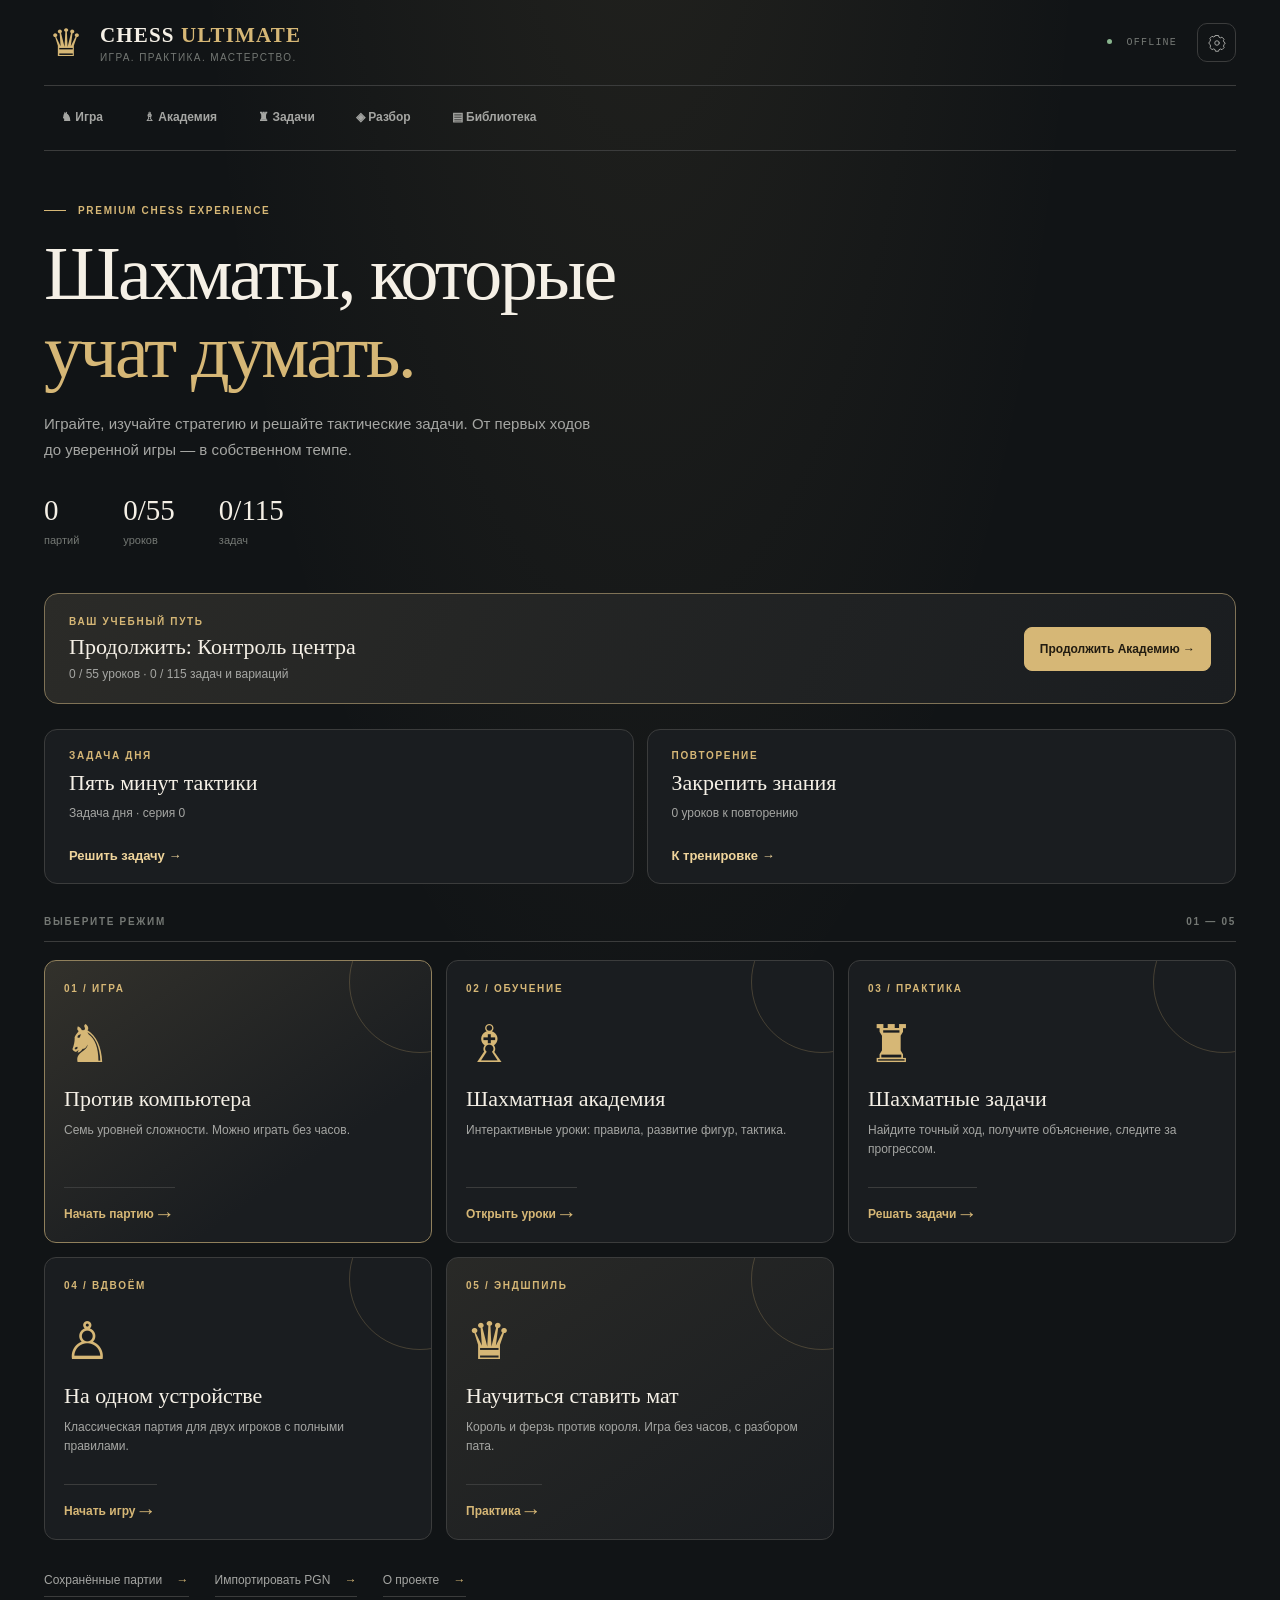
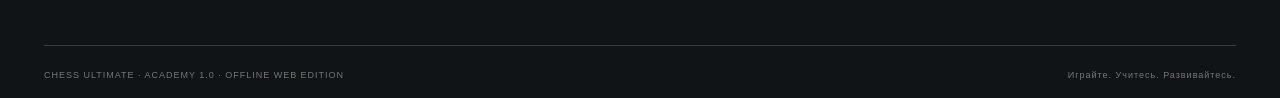
<file: index.html>
<!doctype html>
<html lang="ru">
<head>
<meta charset="utf-8">
<meta name="viewport" content="width=device-width, initial-scale=1, viewport-fit=cover">
<meta name="theme-color" content="#101315">
<meta name="apple-mobile-web-app-capable" content="yes">
<meta name="apple-mobile-web-app-status-bar-style" content="black-translucent">


<meta name="description" content="Chess Ultimate — шахматы, интерактивные уроки и тактические задачи. Работает без интернета.">
<title>Chess Ultimate — шахматы и Академия</title>

<style>
:root{color-scheme:dark;--bg:#111416;--surface:#1a1d20;--surface2:#222528;--surface3:#292d30;--line:#3b3c3c;--fg:#f5f0e6;--muted:#a5a6a3;--dim:#747874;--gold:#d6b776;--gold-lite:#efd49b;--gold-ink:#221c11;--light:#e8d4aa;--dark:#70614f;--piece-white:#fff9ea;--piece-black:#141b20;--piece-outline-white:#514936;--piece-outline-black:#c8b796;--board-frame:#292b28;--selected:rgba(229,185,90,.48);--legal:rgba(17,20,19,.26);--last:rgba(238,204,110,.29);--check:#ce6d5d;--sh:0 12px 44px rgba(0,0,0,.22)}
body[data-theme="classic"]{color-scheme:light;--bg:#f1e9da;--surface:#fff8e9;--surface2:#ede0cc;--surface3:#dbc7ab;--line:#cdbc9f;--fg:#35291e;--muted:#6c5e50;--dim:#927f65;--gold:#9c6a39;--gold-lite:#bc8e57;--gold-ink:#fff8ef;--light:#f2dfbe;--dark:#a57850;--board-frame:#61412c;--piece-white:#fff8de;--piece-black:#251d19;--piece-outline-white:#5f4935;--piece-outline-black:#dfc49a;--legal:rgba(34,26,22,.24)}
body[data-theme="modern"]{color-scheme:light;--bg:#eaf1f5;--surface:#ffffff;--surface2:#dce8ee;--surface3:#bfcfd9;--line:#c3d5e0;--fg:#152b3a;--muted:#547083;--dim:#7d97a5;--gold:#087d9b;--gold-lite:#00a5ba;--gold-ink:#ffffff;--light:#e4eef4;--dark:#7d9eaf;--board-frame:#254152;--piece-white:#fffefd;--piece-black:#152d3a;--piece-outline-white:#345568;--piece-outline-black:#d1e5ec;--legal:rgba(14,51,73,.26)}
body[data-theme="ocean"]{--bg:#102029;--surface:#172f3c;--surface2:#1e3b4a;--surface3:#305260;--line:#406270;--fg:#f0f9fc;--muted:#a6c0ca;--dim:#7193a1;--gold:#7dc5c8;--gold-lite:#a1e1de;--gold-ink:#0d2a2d;--light:#d6ecea;--dark:#54848e;--board-frame:#152a37}
body[data-theme="forest"]{--bg:#18211d;--surface:#243128;--surface2:#304035;--surface3:#405343;--line:#536455;--fg:#f2f2dc;--muted:#afbfac;--dim:#879b85;--gold:#c3ba84;--gold-lite:#e7d6a0;--gold-ink:#232b20;--light:#e3e0c8;--dark:#66826c;--board-frame:#25372e}
body[data-theme="sunset"]{--bg:#261a23;--surface:#32222c;--surface2:#44313b;--surface3:#56404a;--line:#6c505a;--fg:#f8e6e4;--muted:#c6a9b0;--dim:#997d89;--gold:#e6aa88;--gold-lite:#f6d0a6;--gold-ink:#2d1d22;--light:#eed7c8;--dark:#ad7a84;--board-frame:#51303e}
body[data-theme="original"]{--bg:#101124;--surface:#191b31;--surface2:#262846;--surface3:#30355b;--line:#45476c;--fg:#f7f5ff;--muted:#b1b0d2;--dim:#7d80ac;--gold:#afa3ff;--gold-lite:#c7baff;--gold-ink:#171528;--light:#dedbe7;--dark:#847eaa;--board-frame:#25213c}
*{box-sizing:border-box}html{scroll-behavior:smooth}body{margin:0;min-width:260px;min-height:100vh;font-family:Inter,ui-sans-serif,-apple-system,BlinkMacSystemFont,'Segoe UI',Arial,sans-serif;color:var(--fg);background:radial-gradient(ellipse at 50% -20%,color-mix(in srgb,var(--gold) 9%,transparent),transparent 50%),var(--bg);transition:background .2s,color .2s}
button,textarea,select{font:inherit}button{cursor:pointer;-webkit-tap-highlight-color:transparent}button:focus-visible,select:focus-visible,textarea:focus-visible{outline:3px solid var(--gold-lite);outline-offset:3px}button:disabled{opacity:.38;cursor:not-allowed}a{color:var(--gold)}.hidden{display:none!important}
.app{max-width:1300px;min-height:100dvh;margin:auto;display:flex;flex-direction:column;padding:0 clamp(14px,3.7vw,44px)}.topbar{height:86px;border-bottom:1px solid var(--line);display:flex;align-items:center;justify-content:space-between;gap:12px}.brand{background:none;border:none;color:inherit;display:flex;gap:12px;align-items:center;padding:2px 0;text-align:left}.brand-mark{height:45px;width:44px;display:grid;place-items:center;color:var(--gold);font-family:Georgia,serif;font-size:38px;line-height:1}.brand-copy{display:flex;flex-direction:column;gap:4px}.brand-copy strong{font-family:Georgia,'Times New Roman',serif;font-size:21px;font-weight:600;letter-spacing:.055em;white-space:nowrap}.brand-copy em{font-style:normal;color:var(--gold)}.brand-copy small{font-size:10px;letter-spacing:.14em;color:var(--dim);text-transform:uppercase;white-space:nowrap}.top-actions{display:flex;align-items:center;gap:20px}.offline-mark{font-family:ui-monospace,monospace;color:var(--dim);font-size:10px;letter-spacing:.12em;white-space:nowrap}.status-dot{display:inline-block;width:5px;height:5px;border-radius:50%;background:#89b58e;margin:0 7px 1px 0}.head-button{background:transparent;color:var(--muted);border:1px solid var(--line);border-radius:10px;width:39px;height:39px;display:grid;place-items:center}.head-button:hover{color:var(--gold);border-color:var(--gold)}.head-button svg{width:18px;height:18px;stroke:currentColor;stroke-width:1.3;fill:none;stroke-linecap:round;stroke-linejoin:round}
main{flex:1}.view{display:none;animation:appear .2s ease}.view.active{display:block}@keyframes appear{from{opacity:.65;transform:translateY(4px)}to{opacity:1;transform:translateY(0)}}.footer{padding:24px 0 18px;margin-top:48px;border-top:1px solid var(--line);display:flex;justify-content:space-between;gap:10px;color:var(--dim);font-size:9px;letter-spacing:.11em}
.home-hero{padding:54px 0 47px;max-width:940px}.eyebrow,.section-kicker,.home-section-head,.card-index,.panel-top,.training-step{font-size:10px;letter-spacing:.17em;color:var(--gold);font-weight:700}.eyebrow{display:flex;align-items:center;gap:12px}.eyebrow span{display:inline-block;width:22px;height:1px;background:var(--gold)}.home-hero h1{font-family:Georgia,'Times New Roman',serif;font-weight:500;font-size:clamp(41px,6.1vw,76px);line-height:1.03;letter-spacing:-.035em;margin:18px 0 20px}.home-hero h1 em{color:var(--gold);font-style:normal}.home-hero p{max-width:565px;margin:0;font-size:15px;color:var(--muted);line-height:1.75}.hero-stat{display:flex;gap:44px;margin-top:31px}.hero-stat div{display:flex;gap:7px;flex-direction:column}.hero-stat strong{font-family:Georgia,serif;font-weight:500;font-size:29px}.hero-stat small{font-size:11px;color:var(--dim)}.home-section-head{display:flex;justify-content:space-between;padding:0 0 14px;border-bottom:1px solid var(--line);color:var(--dim)}.home-cards{display:grid;grid-template-columns:repeat(4,minmax(0,1fr));gap:14px;margin-top:18px}.feature-card{position:relative;overflow:hidden;border:1px solid var(--line);background:var(--surface);border-radius:12px;text-align:left;padding:22px 19px 16px;display:flex;flex-direction:column;min-height:283px;color:var(--fg);transition:transform .18s,border-color .18s,box-shadow .18s}.feature-card::after{content:'';position:absolute;width:140px;height:140px;right:-60px;top:-50px;border:1px solid color-mix(in srgb,var(--gold) 23%,transparent);border-radius:50%;pointer-events:none}.feature-card:hover{transform:translateY(-3px);border-color:var(--gold);box-shadow:var(--sh)}.feature-primary{background:linear-gradient(145deg,color-mix(in srgb,var(--gold) 13%,var(--surface)),var(--surface) 70%);border-color:color-mix(in srgb,var(--gold) 55%,var(--line))}.feature-symbol{font-size:52px;color:var(--gold);font-family:Georgia,serif;line-height:1;margin:25px 0 15px}.feature-card strong{font-family:Georgia,serif;font-size:22px;font-weight:500;line-height:1.16}.feature-card>span:nth-last-child(2){color:var(--muted);font-size:12px;line-height:1.55;margin-top:9px;min-height:56px}.feature-cta{display:flex;justify-content:space-between;align-items:center;border-top:1px solid var(--line);padding-top:14px;margin-top:auto;color:var(--gold);font-weight:650;font-size:12px}.feature-cta b{font-size:21px;font-weight:400}.home-bottom{display:flex;gap:26px;flex-wrap:wrap;margin-top:24px}.line-link{background:none;border:none;border-bottom:1px solid var(--line);color:var(--muted);padding:9px 0;font-size:12px}.line-link span{margin-left:11px;color:var(--gold)}.line-link:hover{color:var(--fg)}
.view-heading{display:flex;align-items:flex-start;justify-content:space-between;gap:12px;margin:26px 0 21px}.view-heading h2{font:500 clamp(24px,3vw,34px)/1.2 Georgia,serif;margin:9px 0 0}.view-heading p{margin:10px 0 0}.heading-actions{display:flex;gap:12px}.link-button{border:1px solid var(--line);background:var(--surface);border-radius:9px;color:var(--muted);padding:11px 15px;white-space:nowrap;font-size:12px}.link-button:hover{border-color:var(--gold);color:var(--gold)}.heading-caption{font-size:13px;color:var(--muted);line-height:1.7;max-width:780px}
.game-grid{display:grid;grid-template-columns:minmax(0,550px) minmax(270px,1fr);justify-content:center;align-items:start;gap:24px}.board-column{width:100%;min-width:0;display:flex;flex-direction:column;align-items:stretch;gap:10px}.player-bar{border:1px solid var(--line);background:var(--surface);border-radius:11px;min-height:62px;display:flex;align-items:center;padding:8px 11px;gap:11px;transition:border-color .1s}.player-bar.turn-active{border-color:color-mix(in srgb,var(--gold) 65%,var(--line));box-shadow:inset 3px 0 var(--gold)}.player-icon{width:37px;height:37px;background:var(--surface2);color:var(--gold);display:grid;place-items:center;border-radius:9px;font:26px Georgia,serif}.player-meta{display:flex;flex-direction:column;gap:3px;min-width:0}.player-meta strong{font-size:13px;white-space:nowrap;overflow:hidden;text-overflow:ellipsis}.player-meta small{font-size:11px;color:var(--dim)}.player-captures{margin-left:auto;color:var(--muted);font-size:13px;white-space:nowrap;overflow:hidden}.clock{font-family:'SFMono-Regular',ui-monospace,Menlo,monospace;margin-left:auto;border:1px solid var(--line);background:var(--surface2);color:var(--fg);min-width:86px;text-align:center;padding:9px 7px;border-radius:8px;font-weight:700;font-size:19px;font-variant-numeric:tabular-nums}.turn-active .clock{background:var(--gold);border-color:var(--gold);color:var(--gold-ink)}.clock.urgent{color:#ff7070!important}.board-frame{background:var(--board-frame);border:1px solid color-mix(in srgb,var(--gold) 34%,var(--line));padding:clamp(4px,.7vw,9px);border-radius:10px;box-shadow:var(--sh);width:100%}.chess-board{width:100%;aspect-ratio:1/1;display:grid;grid-template-columns:repeat(8,minmax(0,1fr));grid-template-rows:repeat(8,minmax(0,1fr));overflow:hidden;border-radius:3px;touch-action:none;user-select:none}.square{aspect-ratio:1/1;position:relative;min-width:0;min-height:0;border:0;padding:0;display:grid;place-items:center;cursor:pointer}.square.light{background:var(--light)}.square.dark{background:var(--dark)}.square.last-move{background-image:linear-gradient(var(--last),var(--last))}.square.selected{background-image:linear-gradient(var(--selected),var(--selected))}.square.check{background-image:radial-gradient(ellipse,var(--check),transparent 79%)}.square.legal::after{content:'';position:absolute;z-index:1;background:var(--legal);width:25%;height:25%;border-radius:50%;pointer-events:none}.square.capture::after{content:'';position:absolute;z-index:1;border:4px solid var(--legal);border-radius:50%;inset:5%;pointer-events:none}.square.hint-from{outline:3px solid var(--gold);outline-offset:-3px}.square.hint-to{box-shadow:inset 0 0 0 4px var(--gold)}.square.drag-target{outline:3px solid var(--gold-lite);outline-offset:-3px}.piece-icon{width:75%;height:75%;z-index:2;pointer-events:none;filter:drop-shadow(0 2px 1px rgba(0,0,0,.25));transition:transform .13s}.square:hover .piece-icon{transform:scale(1.05)}.piece-icon.white{fill:var(--piece-white);stroke:var(--piece-outline-white);stroke-width:8;paint-order:stroke fill}.piece-icon.black{fill:var(--piece-black);stroke:var(--piece-outline-black);stroke-width:6;paint-order:stroke fill}.coord{position:absolute;z-index:3;font-size:clamp(8px,1.7vw,11px);font-weight:800;pointer-events:none}.coord.rank{left:3px;top:2px}.coord.file{right:3px;bottom:2px}.square.light .coord{color:var(--dark)}.square.dark .coord{color:var(--light)}
.game-sidebar{min-width:0;display:flex;flex-direction:column;gap:12px}.side-panel{background:var(--surface);border:1px solid var(--line);border-radius:11px;padding:17px 17px 14px}.panel-top{display:flex;align-items:center;justify-content:space-between;gap:8px;color:var(--dim)}.turn-chip{font-size:9px;letter-spacing:.09em;padding:6px 8px;border-radius:5px;background:color-mix(in srgb,var(--gold) 13%,var(--surface));color:var(--gold)}.position-title{display:block;font-family:Georgia,serif;font-size:21px;font-weight:500;margin:18px 0 6px}.status-panel p,.coach-panel p{color:var(--muted);font-size:12px;line-height:1.65;margin:0}.status-divider{height:1px;background:var(--line);margin:14px 0}.compact-progress{display:flex;justify-content:space-between;gap:9px;color:var(--dim);font-size:11px}.tiny-action{background:none;border:0;color:var(--gold);padding:3px;font-size:11px}.moves-list{max-height:151px;overflow-y:auto;margin-top:12px;min-height:48px}.moves-empty{font-size:12px;color:var(--dim);line-height:1.5;padding:8px 0}.move-row{display:grid;grid-template-columns:36px 1fr 1fr;gap:8px;align-items:center;border-bottom:1px solid color-mix(in srgb,var(--line) 55%,transparent);padding:6px 0;font:12px ui-monospace,monospace}.move-row>span:first-child{color:var(--dim)}.move-san{font-weight:650;color:var(--fg)}.coach-panel{border-color:color-mix(in srgb,var(--gold) 30%,var(--line))}.coach-glyph{font:21px Georgia,serif;color:var(--gold)}.coach-panel p{margin:14px 0}.coach-btn{background:none;color:var(--gold);border:0;padding:0;text-align:left;display:flex;justify-content:space-between;width:100%;font-size:12px;font-weight:700}.coach-disclaimer{display:block;margin-top:10px;color:var(--dim);font-size:10px;line-height:1.4}.action-grid{display:grid;grid-template-columns:repeat(2,minmax(0,1fr));gap:8px;margin-top:12px}.action-grid button,.mobile-toolbar button{background:var(--surface2);color:var(--fg);border:1px solid var(--line);padding:11px 5px;border-radius:8px;font-size:12px}.action-grid button:hover,.mobile-toolbar button:hover{border-color:var(--gold);color:var(--gold)}.mobile-toolbar{display:none}
.catalog-summary{padding:14px 17px;border:1px solid var(--line);background:var(--surface);border-radius:10px;display:flex;align-items:center;gap:17px;margin-bottom:18px;font-size:12px;color:var(--muted)}.progress-track{background:var(--surface3);height:5px;border-radius:10px;overflow:hidden;flex:1}.progress-track span{display:block;width:0;height:100%;background:var(--gold);transition:width .3s}.catalog-grid{display:grid;grid-template-columns:repeat(3,minmax(0,1fr));gap:12px}.catalog-card{background:var(--surface);border:1px solid var(--line);border-radius:10px;display:flex;flex-direction:column;text-align:left;min-height:169px;padding:17px;color:var(--fg);transition:border-color .2s,transform .2s}.catalog-card:hover{border-color:var(--gold);transform:translateY(-2px)}.catalog-card .catalog-meta{display:flex;gap:8px;justify-content:space-between;align-items:center;color:var(--dim);font-size:10px}.catalog-card h3{font:500 21px Georgia,serif;margin:17px 0 5px}.catalog-card p{color:var(--muted);font-size:12px;line-height:1.55;margin:0}.catalog-card .catalog-bottom{display:flex;justify-content:space-between;align-items:center;margin-top:auto;padding-top:12px;font-size:11px;color:var(--gold)}.catalog-card .done{background:color-mix(in srgb,var(--gold) 18%,var(--surface));border-radius:4px;padding:4px 6px;color:var(--gold)}
.training-grid{display:grid;grid-template-columns:minmax(0,540px) minmax(260px,1fr);align-items:start;gap:25px}.training-board{min-width:0}.training-helper{margin-top:12px;font-size:11px;color:var(--dim);line-height:1.6}.training-info{background:var(--surface);border:1px solid var(--line);border-radius:12px;padding:24px}.training-step{display:flex;justify-content:space-between;color:var(--gold)}.training-info h3{font:500 29px Georgia,serif;margin:24px 0 11px}.training-info p{font-size:13px;line-height:1.8;color:var(--muted)}.instruction-card{background:var(--surface2);border-left:3px solid var(--gold);padding:15px 17px;margin:20px 0;color:var(--fg);font-size:14px;line-height:1.6}.training-feedback{border:1px solid var(--line);border-radius:9px;padding:13px;font-size:12px;line-height:1.65;color:var(--muted);background:var(--surface2);min-height:64px}.training-feedback.success{border-color:#739578;color:#aad7ae;background:color-mix(in srgb,#356541 18%,var(--surface))}.training-feedback.error{border-color:#9a615b;color:#e5b2a7;background:color-mix(in srgb,#9a615b 10%,var(--surface))}.training-feedback.hint{border-color:var(--gold);color:var(--fg)}.training-buttons{display:flex;gap:9px;flex-wrap:wrap;margin-top:18px}.button-outline,.button-gold{border-radius:8px;font-size:12px;font-weight:700;padding:12px 16px}.button-outline{background:var(--surface2);border:1px solid var(--line);color:var(--fg)}.button-outline:hover{border-color:var(--gold)}.button-gold{background:var(--gold);border:1px solid var(--gold);color:var(--gold-ink)}.button-gold:hover{filter:brightness(1.1)}
.saved-actions{display:flex;gap:9px;flex-wrap:wrap;margin:18px 0}.saved-list{display:flex;flex-direction:column;gap:9px;max-width:900px}.saved-row{border:1px solid var(--line);border-radius:10px;background:var(--surface);display:flex;justify-content:space-between;align-items:center;gap:9px;padding:15px}.saved-row strong{font-size:13px}.saved-row small{display:block;color:var(--muted);font-size:11px;margin-top:7px}.saved-row button{background:var(--surface2);border:1px solid var(--line);border-radius:7px;color:var(--fg);padding:10px;font-size:11px}.saved-row button:hover{border-color:var(--gold)}.about-card{background:var(--surface);border:1px solid var(--line);border-radius:12px;padding:25px;max-width:760px}.about-card h3{font:500 25px Georgia,serif}.about-card p{font-size:14px;line-height:1.8;color:var(--muted)}
.toast{position:fixed;z-index:100;bottom:20px;left:50%;transform:translate(-50%,15px);opacity:0;pointer-events:none;transition:opacity .2s,transform .2s;background:var(--fg);color:var(--bg);border-radius:9px;padding:11px 16px;min-width:160px;max-width:calc(100vw - 32px);text-align:center;font-size:12px;font-weight:700;box-shadow:var(--sh)}.toast.show{opacity:1;transform:translate(-50%,0)}.modal-layer{position:fixed;z-index:50;inset:0;background:rgba(0,0,0,.69);display:flex;align-items:center;justify-content:center;padding:16px;backdrop-filter:blur(5px)}.dialog{width:min(100%,490px);max-height:min(92vh,780px);overflow-y:auto;background:var(--surface);border:1px solid var(--line);border-radius:16px;padding:24px;color:var(--fg);box-shadow:0 30px 90px rgba(0,0,0,.4)}.dialog-header{display:flex;justify-content:space-between;align-items:center}.dialog-close{background:none;border:0;color:var(--muted);font-size:29px;line-height:1}.dialog h2{font:500 29px Georgia,serif;margin:13px 0 20px}.dialog p{color:var(--muted);font-size:13px;line-height:1.65}.dialog label{font-size:12px;color:var(--muted);font-weight:700;display:block;margin:18px 0 9px}.option-group{display:grid;grid-template-columns:repeat(3,minmax(0,1fr));gap:8px}.option-group.two{grid-template-columns:repeat(2,minmax(0,1fr))}.option-group.four{grid-template-columns:repeat(4,minmax(0,1fr))}.option{border:1px solid var(--line);background:var(--surface2);border-radius:9px;padding:12px 5px;color:var(--fg);min-width:0;font-size:12px}.option.is-active{border-color:var(--gold);background:color-mix(in srgb,var(--gold) 15%,var(--surface));color:var(--gold)}.dialog-footer{display:flex;justify-content:flex-end;gap:9px;flex-wrap:wrap;margin-top:23px}.dialog textarea{display:block;width:100%;height:188px;resize:vertical;min-height:110px;padding:13px;border:1px solid var(--line);border-radius:8px;background:var(--surface2);color:var(--fg);font:12px/1.6 ui-monospace,monospace}.dialog .modal-info{font-size:11px;color:var(--dim);margin-top:10px}.settings-row{display:flex;justify-content:space-between;align-items:center;gap:15px;padding:12px 0;border-bottom:1px solid var(--line)}.settings-row span{font-size:12px;color:var(--fg)}.settings-row input{width:18px;height:18px;accent-color:var(--gold)}.dialog-error{padding:10px;background:#6d303033;border:1px solid #ad6262;border-radius:7px;color:#f8aaaa!important}.dialog-note{margin-top:16px;padding:11px;background:var(--surface2);border-radius:7px;color:var(--dim);font-size:11px;line-height:1.6}
@media(max-width:1000px){.home-cards{grid-template-columns:repeat(2,minmax(0,1fr))}.feature-card{min-height:242px}.feature-symbol{margin:18px 0 13px}.game-grid{grid-template-columns:minmax(0,530px) minmax(255px,1fr);gap:15px}.side-panel{padding:13px}.training-grid{grid-template-columns:minmax(0,540px) minmax(235px,1fr);gap:13px}}
@media(max-width:760px){.app{padding:0 14px}.topbar{height:67px}.brand-copy strong{font-size:17px}.brand-copy small{font-size:8px}.brand-mark{width:31px;height:34px;font-size:32px}.offline-mark{display:none}.home-hero{padding:32px 0 35px}.home-hero h1{font-size:clamp(34px,8vw,52px)}.home-hero p{font-size:13px}.hero-stat{margin-top:20px;gap:35px}.hero-stat strong{font-size:24px}.feature-card{min-height:232px;padding:17px}.feature-card strong{font-size:20px}.view-heading{margin:21px 0 15px}.view-heading h2{font-size:25px}.game-grid,.training-grid{display:flex;flex-direction:column;align-items:stretch;gap:16px}.board-column,.training-board{width:100%;max-width:580px;margin:auto}.game-sidebar{width:100%;max-width:580px;margin:auto}.game-sidebar .sidebar-actions{display:none}.game-sidebar .coach-panel{order:-1}.mobile-toolbar{display:grid;grid-template-columns:repeat(4,minmax(0,1fr));gap:7px}.mobile-toolbar button{padding:9px 4px;display:flex;flex-direction:column;gap:5px;align-items:center;font-size:17px}.mobile-toolbar button span{font-size:10px}.training-info{max-width:580px;width:100%;margin:auto}.catalog-grid{grid-template-columns:repeat(2,minmax(0,1fr))}.footer{margin-top:27px}}
@media(max-width:450px){.app{padding:0 10px}.topbar{height:60px}.brand-copy strong{font-size:14px}.brand-copy small{font-size:7px;letter-spacing:.08em}.brand-mark{font-size:26px;width:27px}.head-button{width:34px;height:34px}.home-cards{grid-template-columns:1fr}.feature-card{min-height:174px;padding:17px}.feature-symbol{position:absolute;right:17px;top:12px;font-size:44px;opacity:.65;margin:0}.feature-card strong{font-size:21px;max-width:75%;margin-top:15px}.feature-card>span:nth-last-child(2){min-height:0;margin:7px 0 14px;max-width:90%;font-size:12px}.home-bottom{gap:7px 16px}.home-hero h1{font-size:37px}.home-hero p{font-size:12px}.hero-stat{gap:25px}.view-heading{gap:8px}.view-heading h2{font-size:22px}.heading-actions{gap:5px}.heading-actions .link-button{padding:9px}.heading-actions .link-button span{display:none}.link-button{padding:9px;font-size:11px}.player-bar{min-height:52px;padding:6px 7px;gap:7px}.player-icon{height:30px;width:30px;font-size:21px}.player-meta strong{font-size:12px}.player-meta small{font-size:10px}.clock{min-width:66px;font-size:15px;padding:8px 4px}.player-captures{font-size:11px}.board-frame{padding:4px}.catalog-grid{grid-template-columns:1fr}.catalog-card{min-height:137px}.catalog-card h3{margin-top:12px}.training-info{padding:16px}.training-info h3{font-size:24px;margin:17px 0 9px}.option-group.four{grid-template-columns:repeat(2,minmax(0,1fr))}.dialog{padding:18px}.dialog h2{font-size:25px}.footer{font-size:8px}}
@media(prefers-reduced-motion:reduce){*,*:before,*:after{animation:none!important;transition:none!important;scroll-behavior:auto!important}}

/* 0.3: functional motion and learning navigation */
.feature-endgame{background:linear-gradient(145deg,color-mix(in srgb,var(--gold) 8%,var(--surface)),var(--surface))}
.catalog-filters{display:flex;gap:8px;flex-wrap:wrap;margin:-3px 0 20px}
.filter-chip{background:var(--surface);border:1px solid var(--line);color:var(--muted);font-size:12px;border-radius:30px;padding:9px 13px;transition:color .16s,background .16s,border .16s}
.filter-chip.active,.filter-chip:hover{border-color:var(--gold);background:color-mix(in srgb,var(--gold) 14%,var(--surface));color:var(--fg)}
.catalog-retry-tag{margin-top:10px;color:var(--gold);font-size:11px}
.review-grid{display:grid;grid-template-columns:minmax(0,580px) minmax(250px,1fr);align-items:start;gap:23px}
.review-controls{display:flex;align-items:center;justify-content:space-between;gap:8px;margin:14px 0;font-size:12px;color:var(--muted)}
.review-controls strong{font-weight:500;white-space:nowrap}.review-controls button{padding:11px 12px}
.review-moves{display:flex;flex-wrap:wrap;gap:7px;max-height:360px;overflow-y:auto}
.review-ply{border:1px solid var(--line);border-radius:7px;padding:8px 11px;color:var(--fg);background:var(--surface2);font-size:12px}
.review-ply.active{border-color:var(--gold);color:var(--gold);background:color-mix(in srgb,var(--gold) 11%,var(--surface))}
.review-side .side-panel h3{font:500 25px Georgia,serif;margin:15px 0 10px}
.review-side .side-panel p{color:var(--muted);font-size:13px;line-height:1.65}
.pat-result{border-left:3px solid var(--gold);padding:8px 14px;margin:14px 0;background:var(--surface2);border-radius:0 9px 9px 0}
.pat-result strong{color:var(--gold);font-size:13px}.pat-result p{margin-bottom:4px}
.square.stalemate-king::after{content:'';position:absolute;inset:4px;border:3px dashed rgba(215,162,76,.88);border-radius:50%;pointer-events:none;animation:position-pulse 1.9s ease-in-out 2}
.square.move-capture-flash{animation:capture-flash .36s ease-out}
@keyframes capture-flash{0%{box-shadow:inset 0 0 0 4px rgba(233,185,91,.98)}100%{box-shadow:inset 0 0 0 0 rgba(233,185,91,0)}}
@keyframes position-pulse{0%,100%{opacity:.65}50%{opacity:1}}
.coach-panel.is-quiet{display:none}
.square .piece-icon{will-change:transform}
@media(min-width:1001px){.home-cards{grid-template-columns:repeat(3,minmax(0,1fr))}}
@media(max-width:760px){.review-grid{display:flex;flex-direction:column}.review-board-column,.review-side{width:100%;max-width:580px;margin:auto}.review-controls{font-size:11px}}
@media(max-width:350px){.review-controls{flex-wrap:wrap}.review-controls strong{order:-1;flex-basis:100%;text-align:center}}
@media(prefers-reduced-motion:reduce){.square.stalemate-king::after,.square.move-capture-flash{animation:none!important}.square .piece-icon{will-change:auto}}

/* 0.3.1 — prominent capture feedback without hiding any square */
.move-event{display:flex;align-items:center;gap:10px;min-height:44px;padding:8px 12px;border:1px solid var(--line);background:var(--surface);border-radius:9px;line-height:1.35;color:var(--muted);transition:border-color .18s,background .18s}
.move-event-tag{flex:0 0 auto;font-size:9px;letter-spacing:.105em;color:var(--dim);font-weight:800}
.move-event-description{min-width:0;font-size:12px;font-weight:600;color:var(--fg)}
.move-event.is-capture{border-color:color-mix(in srgb,var(--gold) 78%,var(--line));background:color-mix(in srgb,var(--gold) 11%,var(--surface))}
.move-event.is-capture .move-event-tag,.move-event.is-capture .move-event-description{color:var(--gold-lite)}
.move-event.is-opponent-capture{box-shadow:inset 3px 0 var(--gold)}
.square.last-capture::before{content:'';position:absolute;inset:1px;border:3px solid var(--gold-lite);box-shadow:inset 0 0 0 1px rgba(0,0,0,.25),0 0 0 1px rgba(0,0,0,.12);z-index:3;pointer-events:none}
.square.last-capture{background-image:linear-gradient(color-mix(in srgb,var(--gold) 30%,transparent),color-mix(in srgb,var(--gold) 30%,transparent))}
.square .capture-ghost{position:absolute;left:0;top:0;width:100%;height:100%;z-index:4;display:grid;place-items:center;pointer-events:none}
.square .capture-ghost .piece-icon{width:75%;height:75%}
.square.move-capture-flash{animation:capture-flash-031 .6s ease-out}
@keyframes capture-flash-031{0%{box-shadow:inset 0 0 0 7px var(--gold),0 0 18px color-mix(in srgb,var(--gold) 85%,transparent)}65%{box-shadow:inset 0 0 0 3px var(--gold),0 0 9px color-mix(in srgb,var(--gold) 55%,transparent)}100%{box-shadow:inset 0 0 0 0 transparent,0 0 0 transparent}}
@media(max-width:450px){.move-event{min-height:42px;padding:6px 9px;gap:8px}.move-event-tag{font-size:8px;letter-spacing:.045em}.move-event-description{font-size:11px}}
@media(max-width:330px){.move-event{align-items:flex-start;flex-direction:column;gap:2px}}
@media(prefers-reduced-motion:reduce){.square.move-capture-flash{animation:none!important}.square.last-capture::before{border-width:4px}}
/* 0.4 technical preview uses the approved existing visual language. */
.review-analysis-tools{display:grid;gap:.7rem;margin-top:1rem}
.review-analysis-tools button{width:100%;min-height:42px}
.analysis-status{margin:0;color:var(--text-muted, #a8c1c7);font-size:.86rem;line-height:1.55}
.review-mistakes{display:flex;gap:.4rem;flex-wrap:wrap;font-size:.86rem;line-height:1.65}
.review-mistakes button{background:var(--panel-bg, #1e3641);color:inherit;border:1px solid rgba(115,188,194,.35);border-radius:8px;padding:.42rem .65rem;cursor:pointer}
.review-mistakes button:hover{border-color:var(--accent, #7bc1c6)}
.review-ply.is-mistake{border:1px solid rgba(234,171,86,.85)}

/* Three optional motion intensities, with reduced-motion taking precedence. */
body[data-motion-preset="expressive"] .square.move-capture-flash{animation-duration:.9s}
body[data-motion-preset="expressive"] .square.last-capture::before{box-shadow:inset 0 0 0 1px rgba(0,0,0,.25),0 0 14px color-mix(in srgb,var(--gold) 45%,transparent)}
body[data-motion-preset="minimal"] .square.move-capture-flash{animation:none}
@media(prefers-reduced-motion:reduce){body[data-motion-preset="expressive"] .square.move-capture-flash{animation:none!important}}

/* 0.4.1: compact next-step card for academy and exercises. */
.academy-recommend{display:flex;justify-content:space-between;align-items:center;gap:18px;margin:16px 0 22px;padding:20px 22px;border-radius:13px;border:1px solid color-mix(in srgb,var(--gold) 50%,var(--line));background:linear-gradient(110deg,color-mix(in srgb,var(--gold) 10%,var(--surface)),var(--surface) 78%)}
.academy-recommend h3{font:500 22px/1.25 Georgia,serif;margin:10px 0 8px}
.academy-recommend p{font-size:13px;line-height:1.6;color:var(--muted);margin:0 0 10px}
.academy-recommend small{color:var(--dim);font-size:11px}
.academy-recommend button{white-space:nowrap;min-height:45px;padding:10px 18px}
@media(max-width:600px){.academy-recommend{align-items:stretch;flex-direction:column;gap:12px;padding:16px}.academy-recommend h3{font-size:20px}.academy-recommend button{width:100%}}

.catalog-show-more{display:block;margin:18px auto 0;min-height:46px;padding:12px 30px;border-radius:9px}
@media(max-width:600px){.catalog-show-more{width:100%}}

/* 0.5 Grandmaster Focus + Academy Studio layout; original themes remain available. */
.quick-nav{display:flex;align-items:center;gap:7px;overflow-x:auto;scrollbar-width:none;border-bottom:1px solid var(--line);padding:10px 0 12px}
.quick-nav::-webkit-scrollbar{display:none}
.quick-nav button{border:1px solid transparent;background:transparent;color:var(--muted);font-size:12px;font-weight:620;white-space:nowrap;padding:10px 16px;border-radius:9px;min-height:42px;transition:color .16s,border-color .16s,background .16s}
.quick-nav button:hover,.quick-nav button.is-active{border-color:color-mix(in srgb,var(--gold) 38%,var(--line));background:color-mix(in srgb,var(--gold) 12%,var(--surface));color:var(--gold-lite)}
.home-continue{display:flex;justify-content:space-between;align-items:center;gap:16px;padding:22px 24px;margin:0 0 33px;border:1px solid color-mix(in srgb,var(--gold) 44%,var(--line));border-radius:14px;background:linear-gradient(115deg,color-mix(in srgb,var(--gold) 9%,var(--surface)),var(--surface))}
.home-continue>div:first-child{display:flex;flex-direction:column;gap:7px}.home-continue strong{font:500 22px/1.2 Georgia,serif}.home-continue small{font-size:12px;color:var(--muted)}
.home-continue-actions{display:flex;flex-wrap:wrap;gap:9px}.home-continue-actions button{min-height:44px;white-space:nowrap;padding:10px 15px}
.academy-path-head{display:flex;justify-content:space-between;align-items:baseline;gap:14px;padding:3px 0 12px}.academy-path-head>span:last-child{color:var(--dim);font-size:11px}
.academy-paths{display:grid;grid-template-columns:repeat(auto-fit,minmax(165px,1fr));gap:10px;margin-bottom:26px}
.academy-path-card{display:flex;flex-direction:column;gap:12px;text-align:left;align-items:stretch;border:1px solid var(--line);border-radius:11px;padding:15px 14px;background:var(--surface);color:var(--fg);transition:border-color .18s,transform .18s}
.academy-path-card:hover{border-color:var(--gold);transform:translateY(-1px)}.academy-path-heading{font-weight:700;font-size:13px}.academy-path-card small{color:var(--muted);font-size:11px}
.academy-path-progress{height:5px;display:block;border-radius:10px;background:var(--surface3);overflow:hidden}.academy-path-progress i{display:block;height:100%;background:var(--gold);border-radius:10px}
@media(min-width:1020px){.app{max-width:1440px}.game-grid{grid-template-columns:minmax(0,680px) minmax(290px,1fr);gap:22px}.game-sidebar{display:flex;flex-direction:column;gap:13px}.game-sidebar>.side-panel{margin:0}}
@media(max-width:760px){.quick-nav{gap:2px;padding:5px 0 8px}.quick-nav button{font-size:11px;padding:8px 11px;min-height:37px}.home-continue{padding:16px;flex-direction:column;align-items:stretch}.home-continue strong{font-size:19px}.home-continue-actions button{flex:1}.academy-paths{grid-template-columns:repeat(2,minmax(0,1fr))}}
@media(max-width:350px){.quick-nav button{padding:7px 9px;font-size:10px}.academy-path-card{padding:12px 10px}.home-continue-actions{flex-direction:column}}
@media(prefers-reduced-motion:reduce){.academy-path-card:hover{transform:none}}


/* Commercial web edition: practice surfaces and accessibility refinements. */
.daily-study-row{display:grid;grid-template-columns:repeat(2,minmax(0,1fr));gap:13px;margin:-8px 0 32px}
.daily-study-card{display:flex;flex-direction:column;align-items:flex-start;gap:9px;text-align:left;padding:20px 24px;background:var(--surface);border:1px solid var(--line);border-radius:13px;color:var(--fg);min-height:155px;transition:border-color .2s,background .2s}
.daily-study-card:hover{border-color:var(--gold);background:color-mix(in srgb,var(--gold) 8%,var(--surface))}
.daily-study-card strong{font:500 22px/1.2 Georgia,serif}.daily-study-card small{color:var(--muted);font-size:12px}.daily-study-card>span:last-child{margin-top:auto;color:var(--gold-lite);font-weight:700;font-size:13px}
button:focus-visible,input:focus-visible,textarea:focus-visible{outline:3px solid var(--gold-lite)!important;outline-offset:2px}
.chess-board .square:focus-visible{z-index:4;outline-offset:-3px}
@media(max-width:600px){.daily-study-row{grid-template-columns:1fr;gap:10px}.daily-study-card{min-height:130px;padding:16px}.daily-study-card strong{font-size:19px}}
@media(prefers-reduced-motion:reduce){.daily-study-card{transition:none}}

/* Move Theatre — readable, physical animation of chess moves. */
.chess-board{position:relative;isolation:isolate}
.chess-board .square.motion-origin{box-shadow:inset 0 0 0 5px rgba(255,226,151,.95);background-image:linear-gradient(rgba(255,211,124,.25),rgba(255,211,124,.25))}
.chess-board .square.motion-target{box-shadow:inset 0 0 0 5px rgba(255,187,89,.9);background-image:linear-gradient(rgba(255,194,95,.30),rgba(255,194,95,.30))}
.chess-board .square.trace-origin{box-shadow:inset 0 0 0 3px rgba(255,211,135,.88)}
.chess-board .square.trace-destination{box-shadow:inset 0 0 0 4px rgba(255,216,150,.90);background-image:linear-gradient(rgba(255,194,95,.26),rgba(255,194,95,.26))}
.chess-board .square.trace-destination.last-capture{box-shadow:inset 0 0 0 5px rgba(255,193,91,1),0 0 12px rgba(255,186,90,.30)}
.chess-board .square.trace-destination.last-capture::before{display:none}
.move-theatre{position:absolute;inset:0;z-index:8;pointer-events:none;overflow:hidden}
.move-theatre-piece{position:absolute;display:grid;place-items:center;z-index:10;filter:drop-shadow(0 5px 4px rgba(0,0,0,.43)) drop-shadow(0 0 4px rgba(255,205,114,.55));will-change:transform}
.move-theatre-piece .piece-icon{width:75%;height:75%;transform:none!important}
.move-theatre-signal{position:absolute;width:0;height:0;border-radius:50%;transform:translate(-50%,-50%);opacity:0;pointer-events:none;box-shadow:0 0 0 0 rgba(255,188,86,0)}
.move-theatre-signal.hit{width:82px;height:82px;opacity:1;border:4px solid rgba(255,204,100,.9);box-shadow:0 0 15px 4px rgba(255,176,61,.62);animation:move-hit .45s ease-out forwards}
@keyframes move-hit{0%{opacity:.9;transform:translate(-50%,-50%) scale(.44)}100%{opacity:0;transform:translate(-50%,-50%) scale(1.25)}}
.move-trace{position:absolute;inset:0;width:100%;height:100%;z-index:5;pointer-events:none;filter:drop-shadow(0 0 2px rgba(24,21,11,.75))}
.replay-last{flex:0 0 auto;margin-left:auto;padding:7px 10px;border:1px solid color-mix(in srgb,var(--gold) 55%,var(--line));background:var(--surface2);color:var(--gold-lite);border-radius:8px;font-weight:750;font-size:12px;white-space:nowrap;min-height:34px}
.replay-last:disabled{opacity:.4;cursor:not-allowed}
.replay-last:not(:disabled):hover{background:color-mix(in srgb,var(--gold) 14%,var(--surface))}
.move-event-description{flex:1}
@media(max-width:450px){.move-event{flex-wrap:wrap;align-items:center}.move-event-tag{flex:0 0 100%}.move-event-description{flex:1 1 180px;font-size:12px}.replay-last{padding:6px 8px;font-size:11px}}
@media(prefers-reduced-motion:reduce){.move-theatre,.move-theatre-signal{animation:none!important}}

/* CAPTURE FOCUS: persistent, high-contrast loss signal for player-facing captures. */
.move-event.is-opponent-capture{
  min-height:86px;gap:13px;padding:11px 15px;
  background:linear-gradient(110deg,rgba(114,39,36,.95),rgba(47,32,39,.96));
  border:2px solid #ffab72;box-shadow:inset 5px 0 #ffbc76,0 0 0 1px rgba(255,179,102,.28);
}
.move-event.is-opponent-capture .move-event-tag{
  color:#ffdbb3;font-size:11px;letter-spacing:.08em;font-weight:900;
}
.move-event.is-opponent-capture .move-event-description{
  color:#fff4e5;font-size:15px;font-weight:800;line-height:1.35;
}
.move-event-symbol{display:none;flex:0 0 49px;width:49px;height:49px;border-radius:9px;align-items:center;justify-content:center;background:rgba(0,0,0,.26);border:1px solid rgba(255,200,137,.5)}
.move-event.is-opponent-capture .move-event-symbol{display:flex}
.move-event-symbol .piece-icon{width:78%;height:78%}
.move-event.is-opponent-capture .replay-last{border:1px solid #ffca83;color:#ffedcd;background:#473337;font-size:12px;font-weight:850}
.chess-board.enemy-capture .square.trace-origin{box-shadow:inset 0 0 0 4px #ffb06c;background-image:linear-gradient(rgba(255,164,83,.28),rgba(255,164,83,.28))}
.chess-board.enemy-capture .square.trace-destination{box-shadow:inset 0 0 0 6px #f47a56,0 0 0 1px #f4ad78;background-image:linear-gradient(rgba(244,92,70,.32),rgba(244,92,70,.32))}
.chess-board.enemy-capture .square.trace-destination.last-capture{box-shadow:inset 0 0 0 6px #ff8a62,0 0 10px rgba(255,112,67,.34)}
.capture-focus-card{
  position:absolute;left:10px;right:10px;top:10px;z-index:14;pointer-events:none;
  display:flex;align-items:center;gap:12px;min-height:76px;padding:10px 14px;
  background:linear-gradient(110deg,rgba(53,18,23,.98),rgba(95,35,32,.97));
  border:2px solid #ffb676;border-left:6px solid #ff855d;border-radius:12px;
  box-shadow:0 12px 28px rgba(0,0,0,.55),0 0 0 2px rgba(0,0,0,.2);
  color:#fff8eb;opacity:0;transform:translateY(-12px);
  transition:opacity .2s,transform .2s;
}
.capture-focus-card.at-bottom{top:auto;bottom:10px;transform:translateY(12px)}
.capture-focus-card.is-visible{opacity:1;transform:translateY(0)}
.capture-focus-card .capture-icon{width:55px;height:55px;flex:0 0 55px;display:grid;place-items:center;border-radius:9px;background:rgba(255,180,119,.15);border:1px solid rgba(255,208,156,.35)}
.capture-focus-card .capture-icon .piece-icon{width:84%;height:84%}
.capture-focus-card .capture-copy{display:flex;flex-direction:column;gap:5px;min-width:0}
.capture-focus-card .capture-kicker{font-size:11px;letter-spacing:.08em;color:#ffd29b;font-weight:900}
.capture-focus-card .capture-heading{font-size:clamp(14px,3.7vw,20px);line-height:1.1;color:#fff;font-weight:900}
.capture-focus-card .capture-details{font-size:12px;color:#ffcfad;font-weight:700}
.chess-board .square.impact-square{box-shadow:inset 0 0 0 6px #ff8c5b,0 0 18px 7px rgba(255,113,61,.65);z-index:7}
.move-theatre-signal.hit{width:120px;height:120px;border:7px solid rgba(255,137,91,.95);box-shadow:0 0 24px 10px rgba(255,111,55,.75);animation:move-hit .7s ease-out forwards}
@media(max-width:450px){
 .move-event.is-opponent-capture{min-height:104px;gap:7px;padding:10px;flex-wrap:wrap}
 .move-event.is-opponent-capture .move-event-tag{flex:1 1 calc(100% - 65px);font-size:10px}
 .move-event.is-opponent-capture .move-event-description{flex:1 1 180px;font-size:14px}
 .move-event.is-opponent-capture .move-event-symbol{width:44px;height:44px;flex-basis:44px}
 .move-event.is-opponent-capture .replay-last{margin-left:auto}
 .capture-focus-card{min-height:67px;gap:8px;padding:8px;left:6px;right:6px}
 .capture-focus-card .capture-icon{width:43px;height:43px;flex-basis:43px}
 .capture-focus-card .capture-details{font-size:10px}
}
@media(prefers-reduced-motion:reduce){.capture-focus-card{transition:none}.move-theatre-signal.hit{animation:none}}

/* Release QA: readable long-game history and one-click stalemate correction */
.review-moves{max-height:300px;overflow-y:auto;overflow-x:hidden;scrollbar-gutter:stable;align-content:start;padding-right:4px;overscroll-behavior:contain}
.review-moves-count{font-size:10px;font-weight:500;letter-spacing:0;text-transform:none;color:var(--muted)}
.review-retry-pat{display:block;width:100%;margin:13px 0 0;min-height:43px}
.review-retry-pat.hidden{display:none}
@media(max-width:760px){.review-moves{max-height:232px}}

</style>
<link rel="manifest" href="./manifest.webmanifest?v=20261122-brand1">
<link rel="icon" type="image/png" sizes="32x32" href="./favicon-32.png?v=20261122-brand1">
<link rel="apple-touch-icon" sizes="180x180" href="./apple-touch-icon.png?v=20261122-brand1">
</head>
<body data-theme="midnight">
<div class="app" id="app">
 <header class="topbar">
  <button class="brand" data-action="home" aria-label="Главное меню"><span class="brand-mark" aria-hidden="true">♛</span><span class="brand-copy"><strong>CHESS <em>ULTIMATE</em></strong><small>Игра. Практика. Мастерство.</small></span></button>
  <div class="top-actions"><span class="offline-mark" title="Работает без интернета"><span class="status-dot"></span> OFFLINE</span><button class="head-button" data-action="settings" aria-label="Настройки" title="Настройки"><svg viewBox="0 0 24 24" aria-hidden="true"><circle cx="12" cy="12" r="3"/><path d="M10 2h4l.6 2.2 2 .9 2-.9 2.8 2.8-.9 2 1 2L23 12l-1.5 2.1-.9 2 .9 2-2.8 2.8-2-.9-2 .9L14 23h-4l-.6-2.2-2-.9-2 .9-2.8-2.8.9-2-1-2L1 12l1.5-2.1.9-2-.9-2L5.3 3l2 .9 2-.9z"/></svg></button></div>
 </header>
 <nav class="quick-nav" aria-label="Разделы игры">
  <button data-nav="game" data-action="resume-game">♞ Игра</button>
  <button data-nav="lessons" data-action="lessons">♗ Академия</button>
  <button data-nav="puzzles" data-action="puzzles">♜ Задачи</button>
  <button data-nav="review" data-action="review-game">◈ Разбор</button>
  <button data-nav="saved" data-action="saved">▤ Библиотека</button>
 </nav>
 <main>
  <section class="view active" id="view-home" aria-label="Главное меню">
   <div class="home-hero"><div class="eyebrow"><span></span> PREMIUM CHESS EXPERIENCE</div><h1>Шахматы, которые<br><em>учат думать.</em></h1><p>Играйте, изучайте стратегию и решайте тактические задачи. От первых ходов до уверенной игры — в собственном темпе.</p><div class="hero-stat"><div><strong id="home-games">0</strong><small>партий</small></div><div><strong id="home-lessons">0/15</strong><small>уроков</small></div><div><strong id="home-puzzles">0/14</strong><small>задач</small></div></div></div>
   <div class="home-continue" aria-label="Быстрое продолжение">
     <div><span class="section-kicker">ВАШ УЧЕБНЫЙ ПУТЬ</span><strong id="home-learning-title">Продолжить обучение</strong><small id="home-learning-description">Прогресс занятий</small></div>
     <div class="home-continue-actions"><button class="button-gold" data-action="resume-learning">Продолжить Академию →</button><button class="button-outline hidden" id="home-resume-game" data-action="resume-game">Продолжить партию</button></div>
   </div>
   <div class="daily-study-row" aria-label="Персональный учебный план">
     <button data-action="daily-puzzle" class="daily-study-card"><span class="section-kicker">ЗАДАЧА ДНЯ</span><strong>Пять минут тактики</strong><small id="home-daily-status">Новая задача каждый день</small><span>Решить задачу →</span></button>
     <button data-action="review-due" class="daily-study-card"><span class="section-kicker">ПОВТОРЕНИЕ</span><strong>Закрепить знания</strong><small id="home-due-count">Расписание повторения</small><span>К тренировке →</span></button>
   </div>
   <div class="home-section-head"><span>ВЫБЕРИТЕ РЕЖИМ</span><span>01 — 05</span></div>
   <div class="home-cards">
    <button class="feature-card feature-primary" data-action="setup-ai"><span class="card-index">01 / ИГРА</span><span class="feature-symbol" aria-hidden="true">♞</span><strong>Против компьютера</strong><span>Семь уровней сложности. Можно играть без часов.</span><span class="feature-cta">Начать партию <b>→</b></span></button>
    <button class="feature-card" data-action="lessons"><span class="card-index">02 / ОБУЧЕНИЕ</span><span class="feature-symbol" aria-hidden="true">♗</span><strong>Шахматная академия</strong><span>Интерактивные уроки: правила, развитие фигур, тактика.</span><span class="feature-cta">Открыть уроки <b>→</b></span></button>
    <button class="feature-card" data-action="puzzles"><span class="card-index">03 / ПРАКТИКА</span><span class="feature-symbol" aria-hidden="true">♜</span><strong>Шахматные задачи</strong><span>Найдите точный ход, получите объяснение, следите за прогрессом.</span><span class="feature-cta">Решать задачи <b>→</b></span></button>
    <button class="feature-card" data-action="start-pvp"><span class="card-index">04 / ВДВОЁМ</span><span class="feature-symbol" aria-hidden="true">♙</span><strong>На одном устройстве</strong><span>Классическая партия для двух игроков с полными правилами.</span><span class="feature-cta">Начать игру <b>→</b></span></button>
    <button class="feature-card feature-endgame" data-action="start-endgame"><span class="card-index">05 / ЭНДШПИЛЬ</span><span class="feature-symbol" aria-hidden="true">♛</span><strong>Научиться ставить мат</strong><span>Король и ферзь против короля. Игра без часов, с разбором пата.</span><span class="feature-cta"><span id="home-endgames">Практика</span><b>→</b></span></button>
   </div>
   <div class="home-bottom"><button class="line-link" data-action="saved">Сохранённые партии <span>→</span></button><button class="line-link" data-action="import">Импортировать PGN <span>→</span></button><button class="line-link" data-action="about">О проекте <span>→</span></button></div>
  </section>
  <section class="view" id="view-game" aria-label="Шахматная партия">
   <div class="view-heading"><div><span class="section-kicker" id="game-kicker">СВОБОДНАЯ ПАРТИЯ</span><h2 id="game-title">Партия против компьютера</h2></div><div class="heading-actions"><button class="link-button" data-action="flip" title="Перевернуть доску">⇅ <span>Повернуть</span></button><button class="link-button" data-action="home" title="Главное меню">← <span>Меню</span></button></div></div>
   <div class="game-grid">
    <div class="board-column">
     <div class="player-bar" id="opponent-bar"><span class="player-icon">♚</span><div class="player-meta"><strong id="opponent-name">Компьютер</strong><small id="opponent-detail">Средний уровень</small></div><span class="player-captures" id="opponent-captures"></span><time class="clock" id="clock-opponent">05:00</time></div>
     <div class="move-event" id="move-event" role="status" aria-live="polite" aria-atomic="true"><span class="move-event-tag" id="move-event-tag">ПОСЛЕДНИЙ ХОД</span><span class="move-event-symbol" id="move-event-symbol" aria-hidden="true"></span><span class="move-event-description" id="move-event-description">Начните партию, выбрав фигуру.</span><button class="replay-last" id="replay-last" data-action="replay-last" title="Повторить последний ход на доске" aria-label="Повторить последний ход на доске" disabled>↺ <span>Повторить</span></button></div>
     <div class="board-frame"><div class="chess-board" id="chess-board" role="grid" aria-label="Шахматная доска из 64 полей"></div></div>
     <div class="player-bar" id="self-bar"><span class="player-icon">♙</span><div class="player-meta"><strong id="self-name">Вы</strong><small id="self-detail">Белые</small></div><span class="player-captures" id="self-captures"></span><time class="clock" id="clock-self">05:00</time></div>
     <div class="mobile-toolbar"><button data-action="undo" title="Отменить ход">↶ <span>Отменить</span></button><button data-action="hint" title="Подсказка">♧ <span>Подсказка</span></button><button data-action="save" title="Сохранить партию">▣ <span>Сохранить</span></button><button data-action="game-menu" title="Дополнительно">☰ <span>Ещё</span></button></div>
    </div>
    <aside class="game-sidebar">
     <div class="side-panel status-panel"><div class="panel-top"><span>ПОЗИЦИЯ</span><span class="turn-chip" id="turn-chip">ХОД БЕЛЫХ</span></div><strong class="position-title" id="position-title">Партия началась</strong><p id="position-description">Выберите фигуру, затем поле назначения.</p><div class="status-divider"></div><div class="compact-progress"><span id="move-counter">Ход 1</span><span id="game-state">Игра продолжается</span></div></div>
     <div class="side-panel"><div class="panel-top"><span>ИСТОРИЯ ПАРТИИ</span><button class="tiny-action" data-action="export-pgn">PGN ↗</button></div><div class="moves-list" id="moves-list"><div class="moves-empty">Сделайте первый ход — запись появится здесь.</div></div></div>
     <div class="side-panel coach-panel" id="coach-panel"><div class="panel-top"><span>ШАХМАТНЫЙ НАСТАВНИК</span><span class="coach-glyph">♞</span></div><p id="coach-advice">Начинайте с центральных пешек и развития коней и слонов.</p><button class="coach-btn" data-action="hint">Подсказка с объяснением <span>→</span></button><small class="coach-disclaimer" id="coach-mode-note">Подсказки доступны по запросу</small></div>
     <div class="side-panel sidebar-actions"><div class="panel-top"><span>УПРАВЛЕНИЕ</span></div><div class="action-grid"><button data-action="undo">↶ Отменить</button><button data-action="save">▣ Сохранить</button><button data-action="draw">½ Ничья</button><button data-action="resign">⚑ Сдаться</button><button data-action="export-pgn">↗ PGN</button><button data-action="copy-fen">▤ FEN</button></div></div>
    </aside>
   </div>
  </section>
  <section class="view" id="view-catalog" aria-label="Уроки и задачи">
   <div class="view-heading"><div><span class="section-kicker" id="catalog-kicker">ШАХМАТНАЯ АКАДЕМИЯ</span><h2 id="catalog-title">Учимся играть</h2><p class="heading-caption" id="catalog-subtitle">Каждый урок — короткая интерактивная практика на настоящей доске.</p></div><button class="link-button" data-action="home">← Меню</button></div>
   <div class="catalog-summary"><span id="catalog-progress">0 из 15 завершено</span><div class="progress-track"><span id="catalog-progress-bar"></span></div></div>
   <div class="academy-recommend"><div><span class="section-kicker">ВАШ СЛЕДУЮЩИЙ ШАГ</span><h3 id="catalog-next-title">Продолжить обучение</h3><p id="catalog-next-description">Следующее упражнение по вашему прогрессу.</p><small id="catalog-next-metrics"></small></div><button class="button-gold" id="catalog-next" data-action="catalog-next">Продолжить →</button></div>
   <div class="academy-path-head"><span class="section-kicker">УЧЕБНЫЕ МОДУЛИ</span><span>Выберите тему или продолжите занятие</span></div><div class="academy-paths" id="academy-paths" aria-label="Разделы обучения с прогрессом"></div><div class="catalog-filters" id="catalog-filters" aria-label="Разделы обучения"></div><div class="catalog-grid" id="catalog-list"></div><button class="catalog-show-more button-outline hidden" id="catalog-show-more" data-action="catalog-show-more">Показать остальные занятия</button>
  </section>
  <section class="view" id="view-training" aria-label="Интерактивное упражнение">
   <div class="view-heading"><div><span class="section-kicker" id="training-kicker">УРОК 01</span><h2 id="training-title">Контроль центра</h2></div><button class="link-button" data-action="back-catalog">← К занятиям</button></div>
   <div class="training-grid"><div class="training-board"><div class="board-frame"><div class="chess-board" id="training-chess-board" role="grid" aria-label="Шахматная доска для обучения"></div></div><div class="training-helper">Нажмите на фигуру, затем на поле назначения. Фигуры передвигаются по шахматным правилам.</div></div>
    <div class="training-info"><div class="training-step">ИНТЕРАКТИВНОЕ ЗАНЯТИЕ <span id="training-steps">01 / 01</span></div><h3 id="training-question">Сделайте правильный ход</h3><p id="training-intro"></p><div class="instruction-card" id="training-instruction"></div><div class="training-feedback" id="training-feedback" role="status" aria-live="polite">Выберите фигуру на доске.</div><div class="training-buttons"><button class="button-outline" id="training-hint-button" data-action="training-hint">Подсказка 1 из 3</button><button class="button-outline" data-action="training-retry">Заново</button><button class="button-gold hidden" id="training-next" data-action="training-next">Следующее занятие →</button></div></div>
   </div>
  </section>
  <section class="view" id="view-review" aria-label="Разбор партии">
   <div class="view-heading"><div><span class="section-kicker">РАЗБОР ПАРТИИ</span><h2>Посмотрите, где решилась партия</h2></div><button class="link-button" data-action="review-return">← Вернуться к партии</button></div>
   <div class="review-grid">
    <div class="review-board-column"><div class="board-frame"><div class="chess-board" id="review-chess-board" role="grid" aria-label="Доска разбора партии"></div></div><div class="review-controls"><button id="review-back" data-action="review-back" class="button-outline">← Предыдущий ход</button><strong id="review-position">Позиция 0 / 0</strong><button id="review-next" data-action="review-next" class="button-outline">Следующий →</button></div></div>
    <aside class="review-side"><div class="side-panel"><div class="panel-top">КОММЕНТАРИЙ</div><h3 id="review-move">Начальная позиция</h3><p id="review-explanation">Пройдите по ходам, чтобы увидеть позицию.</p><button data-action="start-endgame" class="coach-btn">Тренировать матование →</button><button id="review-retry-pat" data-action="review-retry-pat" class="button-outline review-retry-pat hidden">Вернуться к ходу перед патом</button><div class="review-analysis-tools"><button data-action="review-analyze" id="review-analyze" class="button-gold">Начать анализ</button><button data-action="review-practice" id="review-practice" class="button-outline hidden">Повторить ошибку</button><p class="analysis-status" id="analysis-status" role="status" aria-live="polite">Объективная оценка ходов пока не рассчитана.</p></div></div><div class="side-panel"><div class="panel-top">МОИ ОШИБКИ</div><div class="review-mistakes" id="review-mistakes">Начните анализ, чтобы найти позиции для повторения.</div></div><div class="side-panel"><div class="panel-top">ХОДЫ ПАРТИИ <span id="review-moves-count" class="review-moves-count"></span></div><div id="review-moves" class="review-moves"></div></div></aside>
   </div>
  </section>
  <section class="view" id="view-saved" aria-label="Сохранённые партии"><div class="view-heading"><div><span class="section-kicker">БИБЛИОТЕКА</span><h2>Мои партии</h2></div><button class="link-button" data-action="home">← Меню</button></div><p class="heading-caption">Партии сохраняются только на вашем устройстве. Для переноса используйте экспорт.</p><div class="saved-actions"><button class="button-outline" data-action="export-all">Экспорт данных JSON</button><button class="button-outline" data-action="import-backup">Восстановить архив JSON</button><input id="backup-input" type="file" accept=".json,application/json" class="hidden" aria-label="Выбрать файл архива"><button class="button-outline" data-action="import">Импорт PGN</button></div><div class="saved-list" id="saved-list"></div></section>
  <section class="view" id="view-about" aria-label="О приложении"><div class="view-heading"><div><span class="section-kicker">ИНФОРМАЦИЯ</span><h2>Chess Ultimate</h2></div><button class="link-button" data-action="home">← Меню</button></div><div class="about-card"><h3>Шахматы, тактика и Академия — офлайн</h3><p>Полноценные шахматы против компьютера или вдвоём, семь относительных уровней сложности, часы или игра без времени, PGN/FEN, анализ ходов, личные задачи, учебный прогресс, ежедневная тактика и расписание повторения.</p><p>Всё сохраняется на устройстве, регистрация и подписка не требуются. Для переноса на другое устройство используйте резервную копию в библиотеке.</p><p>Оценки движка приблизительны, не являются рейтингом Эло. До публикации в магазинах необходимы отдельные испытания на реальных устройствах и юридическая проверка распространения.</p><p>Автор проекта: Ивашикин Николай. SVG-фигуры: Fonticons, Inc. / Font Awesome Free, лицензия CC BY 4.0 (fontawesome.com/license/free). Полный текст условий включён в исходный комплект.</p></div></section>
 </main>
 <footer class="footer"><span>CHESS ULTIMATE · ACADEMY 1.0 · OFFLINE WEB EDITION</span><span>Играйте. Учитесь. Развивайтесь.</span></footer>
</div>
<div class="toast" id="toast" role="status" aria-live="polite"></div>
<div class="modal-layer hidden" id="modal-layer" role="presentation"><div class="dialog" id="dialog" role="dialog" aria-modal="true" aria-labelledby="dialog-title"><div class="dialog-header"><span class="section-kicker" id="dialog-eyebrow">НАСТРОЙКИ</span><button class="dialog-close" data-action="close-dialog" aria-label="Закрыть">×</button></div><h2 id="dialog-title">Параметры</h2><div id="dialog-content"></div><div class="dialog-footer" id="dialog-actions"></div></div></div>
<script>
/* Chess Ultimate — original chess rules engine (c) 2026 project author.
 * Deterministic legal move generator, SAN, FEN, PGN, repetition and claimable draws.
 * Uppercase pieces are White, lowercase are Black. No external dependencies.
 */
(function (root) {
'use strict';
const FILES='abcdefgh';
const START='rnbqkbnr/pppppppp/8/8/8/8/PPPPPPPP/RNBQKBNR w KQkq - 0 1';
const DELTA_N=[[1,2],[2,1],[-1,2],[-2,1],[1,-2],[2,-1],[-1,-2],[-2,-1]];
const DELTA_K=[[1,1],[1,0],[1,-1],[0,1],[0,-1],[-1,1],[-1,0],[-1,-1]];
const ROOK_DIR=[[1,0],[-1,0],[0,1],[0,-1]];
const BISHOP_DIR=[[1,1],[1,-1],[-1,1],[-1,-1]];
const OWN=(p,c)=>!!p&&(c==='w'?p===p.toUpperCase():p===p.toLowerCase());
const OPP=(c)=>c==='w'?'b':'w';
const inside=(r,c)=>r>=0&&r<8&&c>=0&&c<8;
const algebra=(r,c)=>FILES[c]+(8-r);
const coords=(s)=>{if(typeof s!=='string'||!/^([a-h][1-8])$/.test(s))throw Error('Неверное поле: '+s);return [8-Number(s[1]),FILES.indexOf(s[0])];};
const clone=b=>b.map(row=>row.slice());
class ChessCore {
 constructor(fen=START){this.load(fen);}
 load(fen){
  if(typeof fen!=='string')throw Error('FEN должен быть строкой');
  const a=fen.trim().split(/\s+/);if(a.length!==6)throw Error('FEN: необходимо 6 полей');
  const rows=a[0].split('/');if(rows.length!==8)throw Error('FEN: необходимо 8 рядов');
  let b=[];for(const row of rows){const arr=[];for(const ch of row){if(/[1-8]/.test(ch))for(let i=0;i<+ch;i++)arr.push(null);else if(/[prnbqkPRNBQK]/.test(ch))arr.push(ch);else throw Error('FEN: неизвестная фигура');}if(arr.length!==8)throw Error('FEN: неверная ширина ряда');b.push(arr);}
  if(b.flat().filter(p=>p==='K').length!==1||b.flat().filter(p=>p==='k').length!==1)throw Error('FEN: требуется по одному королю');
  if(!/^[wb]$/.test(a[1]))throw Error('FEN: неверная очередь хода');
  if(a[2]!=='-'&&(!/^[KQkq]+$/.test(a[2])||new Set(a[2]).size!==a[2].length))throw Error('FEN: неверная рокировка');
  if(a[3]!=='-'&&!/^[a-h][36]$/.test(a[3]))throw Error('FEN: неверное взятие на проходе');
  if(!/^\d+$/.test(a[4])||!/^[1-9]\d*$/.test(a[5]))throw Error('FEN: неверные счётчики');
  this.board=b;this.turn=a[1];this.castling=a[2]==='-'?'':a[2];this.ep=a[3]==='-'?null:a[3];this.halfmove=Number(a[4]);this.fullmove=Number(a[5]);this.history=[];this.initialFen=fen.trim();this.positions=new Map();this.bump();return true;
 }
 fen(){const rows=this.board.map(row=>{let s='',empty=0;for(const p of row){if(!p){empty++;}else{if(empty){s+=empty;empty=0;}s+=p;}}if(empty)s+=empty;return s;});return rows.join('/')+' '+this.turn+' '+(this.castling||'-')+' '+(this.ep||'-')+' '+this.halfmove+' '+this.fullmove;}
 key(){// En-passant field only relevant when a legal EP capture exists (FIDE repetition).
  let ep=this.ep;if(ep){const [r,c]=coords(ep),pawnRow=r+(this.turn==='w'?1:-1),pawn=this.turn==='w'?'P':'p';let legal=false;for(const dc of [-1,1]){const x=c+dc;if(inside(pawnRow,x)&&this.board[pawnRow][x]===pawn){let candidate={from:algebra(pawnRow,x),to:ep,piece:'p',flag:'e'};const bb=this.applyToBoard(candidate);const king=this.king(this.turn,bb);if(king&&!this.attacked(king[0],king[1],OPP(this.turn),bb))legal=true;}}if(!legal)ep=null;}
  return this.fen().split(' ').slice(0,2).join(' ')+' '+(this.castling||'-')+' '+(ep||'-');
 }
 bump(){const k=this.key();this.positions.set(k,(this.positions.get(k)||0)+1);}
 piece(s){const [r,c]=coords(s);return this.board[r][c];}
 king(color,b=this.board){for(let r=0;r<8;r++)for(let c=0;c<8;c++)if(b[r][c]===(color==='w'?'K':'k'))return [r,c];return null;}
 attacked(r,c,by,b=this.board){
  const pawnRow=r+(by==='w'?1:-1),pawn=by==='w'?'P':'p';for(const dc of [-1,1])if(inside(pawnRow,c+dc)&&b[pawnRow][c+dc]===pawn)return true;
  for(const [dr,dc] of DELTA_N){const rr=r+dr,cc=c+dc;if(inside(rr,cc)&&b[rr][cc]===(by==='w'?'N':'n'))return true;}
  for(const [dr,dc] of DELTA_K){const rr=r+dr,cc=c+dc;if(inside(rr,cc)&&b[rr][cc]===(by==='w'?'K':'k'))return true;}
  for(const [dr,dc] of [...ROOK_DIR,...BISHOP_DIR]){let rr=r+dr,cc=c+dc;while(inside(rr,cc)){let p=b[rr][cc];if(p){if(OWN(p,by)){const t=p.toLowerCase();if(t==='q'||(dr===0||dc===0?t==='r':t==='b'))return true;}break;}rr+=dr;cc+=dc;}}
  return false;
 }
 inCheck(color=this.turn,b=this.board){const k=this.king(color,b);return !!(k&&this.attacked(k[0],k[1],OPP(color),b));}
 applyToBoard(m,b=this.board){
  const n=clone(b),[fr,fc]=coords(m.from),[tr,tc]=coords(m.to),p=n[fr][fc];n[fr][fc]=null;
  if(m.flag==='e')n[fr][tc]=null;
  n[tr][tc]=m.promotion?(this.turn==='w'?m.promotion.toUpperCase():m.promotion.toLowerCase()):p;
  if(m.flag==='k'){n[tr][5]=n[tr][7];n[tr][7]=null;}else if(m.flag==='q'){n[tr][3]=n[tr][0];n[tr][0]=null;}
  return n;
 }
 pseudo(color=this.turn){
  const moves=[],b=this.board,enemy=OPP(color);
  const add=(r,c,tr,tc,flag='',promotion=null)=>{if(!inside(tr,tc))return;const target=b[tr][tc];moves.push({from:algebra(r,c),to:algebra(tr,tc),piece:b[r][c].toLowerCase(),captured:flag==='e'?'p':target?target.toLowerCase():null,flag,promotion});};
  const addP=(r,c,tr,tc,flag='')=>{if(tr===0||tr===7){for(const p of ['q','r','b','n'])add(r,c,tr,tc,flag,p);}else add(r,c,tr,tc,flag);};
  for(let r=0;r<8;r++)for(let c=0;c<8;c++){
   const p=b[r][c];if(!OWN(p,color))continue;const t=p.toLowerCase();
   if(t==='p'){
    const dr=color==='w'?-1:1,forward=r+dr;
    if(inside(forward,c)&&!b[forward][c]){addP(r,c,forward,c);if(r===(color==='w'?6:1)&&!b[r+2*dr][c])add(r,c,r+2*dr,c,'b');}
    for(const dc of [-1,1]){const rr=r+dr,cc=c+dc;if(!inside(rr,cc))continue;if(b[rr][cc]&&OWN(b[rr][cc],enemy)&&b[rr][cc].toLowerCase()!=='k')addP(r,c,rr,cc);else if(this.ep===algebra(rr,cc)&&b[r][cc]===(color==='w'?'p':'P'))add(r,c,rr,cc,'e');}
   }else if(t==='n'||t==='k'){
    for(const [dr,dc] of (t==='k'?DELTA_K:DELTA_N)){const rr=r+dr,cc=c+dc;if(!inside(rr,cc))continue;if(!OWN(b[rr][cc],color)&&(!b[rr][cc]||b[rr][cc].toLowerCase()!=='k'))add(r,c,rr,cc);}
    if(t==='k'&&r===(color==='w'?7:0)&&c===4&&!this.inCheck(color)){
     const rook=color==='w'?'R':'r',R=r,kingSide=color==='w'?'K':'k',queenSide=color==='w'?'Q':'q';
     if(this.castling.includes(kingSide)&&b[R][7]===rook&&!b[R][5]&&!b[R][6]&&!this.attacked(R,5,enemy)&&!this.attacked(R,6,enemy))add(r,c,R,6,'k');
     if(this.castling.includes(queenSide)&&b[R][0]===rook&&!b[R][1]&&!b[R][2]&&!b[R][3]&&!this.attacked(R,3,enemy)&&!this.attacked(R,2,enemy))add(r,c,R,2,'q');
    }
   }else{
    const dirs=t==='b'?BISHOP_DIR:t==='r'?ROOK_DIR:[...ROOK_DIR,...BISHOP_DIR];
    for(const [dr,dc] of dirs){let rr=r+dr,cc=c+dc;while(inside(rr,cc)){if(OWN(b[rr][cc],color))break;if(b[rr][cc]&&b[rr][cc].toLowerCase()==='k')break;add(r,c,rr,cc);if(b[rr][cc])break;rr+=dr;cc+=dc;}}
   }
  }
  return moves;
 }
 moves(){return this.pseudo().filter(m=>{const board=this.applyToBoard(m);const k=this.king(this.turn,board);return k&&!this.attacked(k[0],k[1],OPP(this.turn),board);});}
 san(m,all=this.moves()){
  if(m.flag==='k')return 'O-O'+this.sanSuffix(m);if(m.flag==='q')return 'O-O-O'+this.sanSuffix(m);
  const cap=!!m.captured;let s='';if(m.piece==='p'){if(cap)s+=m.from[0];}
  else{ s+=m.piece.toUpperCase();const duplicates=all.filter(x=>x.from!==m.from&&x.piece===m.piece&&x.to===m.to);
   if(duplicates.length){const fileCollision=duplicates.some(x=>x.from[0]===m.from[0]),rankCollision=duplicates.some(x=>x.from[1]===m.from[1]);if(!fileCollision)s+=m.from[0];else if(!rankCollision)s+=m.from[1];else s+=m.from;}
  }
  if(cap)s+='x';s+=m.to;if(m.promotion)s+='='+m.promotion.toUpperCase();return s+this.sanSuffix(m);
 }
 sanSuffix(m){const next=this.shadow(m);const check=next.inCheck();return check?(next.moves().length===0?'#':'+'):'';}
 shadow(m){const g=Object.create(ChessCore.prototype);g.board=this.applyToBoard(m);g.turn=OPP(this.turn);g.castling=this.nextCastling(m);g.ep=m.flag==='b'?m.from[0]+(this.turn==='w'?'3':'6'):null;g.halfmove=(m.piece==='p'||m.captured)?0:this.halfmove+1;g.fullmove=this.fullmove+(this.turn==='b'?1:0);g.history=[];g.positions=new Map();return g;}
 nextCastling(m){let c=this.castling;if(m.piece==='k')c=c.replace(this.turn==='w'?/[KQ]/g:/[kq]/g,'');
  if(m.from==='a1'||m.to==='a1')c=c.replace('Q','');if(m.from==='h1'||m.to==='h1')c=c.replace('K','');if(m.from==='a8'||m.to==='a8')c=c.replace('q','');if(m.from==='h8'||m.to==='h8')c=c.replace('k','');return c;}
 move(input){const from=typeof input==='string'?null:input.from,to=typeof input==='string'?null:input.to;
  const legal=this.moves();let chosen=null;
  if(typeof input==='string'){const test=input.replace(/[!?]+/g,'').replace(/0/g,'O').trim();chosen=legal.find(m=>this.san(m,legal).replace(/[+#]$/,'')===test.replace(/[+#]$/,''))||null;}
  else{chosen=legal.find(m=>m.from===from&&m.to===to&&((m.promotion||'')===(input.promotion||'')||(m.promotion==='q'&&!input.promotion)))||null;}
  if(!chosen)return null;const before=this.fen(),notation=this.san(chosen,legal);this.board=this.applyToBoard(chosen);this.castling=this.nextCastling(chosen);this.ep=chosen.flag==='b'?chosen.from[0]+(this.turn==='w'?'3':'6'):null;this.halfmove=(chosen.piece==='p'||chosen.captured)?0:this.halfmove+1;
  if(this.turn==='b')this.fullmove++;this.turn=OPP(this.turn);const item={...chosen,san:notation,before,after:this.fen()};this.history.push(item);this.bump();return item;
 }
 undo(){if(!this.history.length)return null;const item=this.history.pop(),remaining=this.history.slice();this.load(item.before);this.history=remaining;this.positions=new Map(); // Replay positional keys for accurate 3/5-fold counters.
  let init=remaining.length?remaining[0].before:item.before, temp=new ChessCore(init);for(const x of remaining){temp.move({from:x.from,to:x.to,promotion:x.promotion});}this.positions=temp.positions;this.initialFen=remaining.length?remaining[0].before:item.before;return item;
 }
 // History can be restored from move list in a new engine, avoiding JSON snapshots.
 outcome(){const possible=this.moves();if(!possible.length)return this.inCheck()?{type:'checkmate',winner:OPP(this.turn)}:{type:'stalemate',winner:null};if(this.insufficient())return {type:'insufficient',winner:null};if(this.halfmove>=150)return {type:'seventyfive',winner:null};if((this.positions.get(this.key())||0)>=5)return {type:'fivefold',winner:null};return null;}
 canClaimDraw(){return this.halfmove>=100||(this.positions.get(this.key())||0)>=3;}
 insufficient(){const non=[];for(let r=0;r<8;r++)for(let c=0;c<8;c++){const p=this.board[r][c];if(p&&p.toLowerCase()!=='k')non.push({p:p.toLowerCase(),color:(r+c)%2});}
  if(!non.length)return true;if(non.length===1)return non[0].p==='n'||non[0].p==='b';if(non.length===2&&non.every(x=>x.p==='b')&&non[0].color===non[1].color)return true;return false;}
 pgn(tags={}){const h={Event:'Chess Ultimate',Site:'Offline',Date:new Date().toISOString().slice(0,10).replace(/-/g,'.'),Round:'-',White:'Белые',Black:'Чёрные',Result:'*',...tags};const initial=this.history.length?this.history[0].before:(this.initialFen||START);if(initial!==START){h.SetUp='1';h.FEN=initial;}
  const header=Object.entries(h).map(([k,v])=>'['+k+' "'+String(v).replace(/["\\]/g,'')+'"]');let text='';for(let i=0;i<this.history.length;i++){let it=this.history[i],parts=it.before.split(' '),number=Number(parts[5]);if(parts[1]==='w')text+=number+'. ';else if(i===0)text+=number+'... ';text+=it.san+' ';}return header.join('\n')+'\n\n'+text.trim()+(text?' ':'')+(h.Result||'*');}
 loadPgn(pgn){if(typeof pgn!=='string'||pgn.length>2e6)throw Error('PGN: слишком длинный или неверный текст');const headers={};for(const m of pgn.matchAll(/^\s*\[([A-Za-z][A-Za-z0-9_]*)\s+"((?:\\.|[^"\\])*)"\s*\]/gm))headers[m[1]]=m[2];
  let clean=pgn.replace(/^\s*\[[^\]\r\n]*\]\s*$/gm,' ').replace(/\{[^}]*\}/g,' ').replace(/;[^\n]*/g,' ');let depth=0,flat='';for(const ch of clean){if(ch==='('){depth++;continue;}if(ch===')'){depth--;if(depth<0)throw Error('PGN: скобки вариаций');continue;}if(!depth)flat+=ch;}if(depth)throw Error('PGN: незакрытая вариация');
  const tokens=flat.replace(/\$\d+/g,' ').replace(/\d+\.(?:\.\.)?/g,' ').split(/\s+/).filter(Boolean);const temp=new ChessCore(headers.FEN||START);
  for(const t of tokens){if(['*','1-0','0-1','1/2-1/2'].includes(t))continue;const cleanToken=t.replace(/[!?]+$/,'');if(!temp.move(cleanToken))throw Error('PGN: недопустимый ход «'+cleanToken+'» (№ '+(temp.history.length+1)+')');}
  this.board=clone(temp.board);this.turn=temp.turn;this.castling=temp.castling;this.ep=temp.ep;this.halfmove=temp.halfmove;this.fullmove=temp.fullmove;this.history=temp.history;this.initialFen=temp.initialFen;this.positions=temp.positions;return {headers,moves:this.history.length};
 }
}
ChessCore.START=START;ChessCore.coords=coords;ChessCore.algebra=algebra;
root.ChessCore=ChessCore;if(typeof module!=='undefined'&&module.exports)module.exports=ChessCore;
})(typeof window!=='undefined'?window:globalThis);

</script>
<script>
/* Font Awesome Free solid chess SVG paths. CC BY 4.0; attribution in THIRD_PARTY_LICENSES.md. */
const CHESS_PIECES={"p":[320,512,"M215.5 224c29.2-18.4 48.5-50.9 48.5-88c0-57.4-46.6-104-104-104S56 78.6 56 136c0 37.1 19.4 69.6 48.5 88L96 224c-17.7 0-32 14.3-32 32c0 16.5 12.5 30 28.5 31.8L80 400l160 0L227.5 287.8c16-1.8 28.5-15.3 28.5-31.8c0-17.7-14.3-32-32-32l-8.5 0zM22.6 473.4c-4.2 4.2-6.6 10-6.6 16C16 501.9 26.1 512 38.6 512l242.7 0c12.5 0 22.6-10.1 22.6-22.6c0-6-2.4-11.8-6.6-16L256 432 64 432 22.6 473.4z"],"n":[448,512,"M96 48L82.7 61.3C70.7 73.3 64 89.5 64 106.5l0 132.4c0 10.7 5.3 20.7 14.2 26.6l10.6 7c14.3 9.6 32.7 10.7 48.1 3l3.2-1.6c2.6-1.3 5-2.8 7.3-4.5l49.4-37c6.6-5 15.7-5 22.3 0c10.2 7.7 9.9 23.1-.7 30.3L90.4 350C73.9 361.3 64 380 64 400l320 0 28.9-159c2.1-11.3 3.1-22.8 3.1-34.3l0-14.7C416 86 330 0 224 0L83.8 0C72.9 0 64 8.9 64 19.8c0 7.5 4.2 14.3 10.9 17.7L96 48zm24 68a20 20 0 1 1 40 0 20 20 0 1 1 -40 0zM22.6 473.4c-4.2 4.2-6.6 10-6.6 16C16 501.9 26.1 512 38.6 512l370.7 0c12.5 0 22.6-10.1 22.6-22.6c0-6-2.4-11.8-6.6-16L384 432 64 432 22.6 473.4z"],"b":[320,512,"M128 0C110.3 0 96 14.3 96 32c0 16.1 11.9 29.4 27.4 31.7C78.4 106.8 8 190 8 288c0 47.4 30.8 72.3 56 84.7L64 400l192 0 0-27.3c25.2-12.5 56-37.4 56-84.7c0-37.3-10.2-72.4-25.3-104.1l-99.4 99.4c-6.2 6.2-16.4 6.2-22.6 0s-6.2-16.4 0-22.6L270.8 154.6c-23.2-38.1-51.8-69.5-74.2-90.9C212.1 61.4 224 48.1 224 32c0-17.7-14.3-32-32-32L128 0zM48 432L6.6 473.4c-4.2 4.2-6.6 10-6.6 16C0 501.9 10.1 512 22.6 512l274.7 0c12.5 0 22.6-10.1 22.6-22.6c0-6-2.4-11.8-6.6-16L272 432 48 432z"],"r":[448,512,"M32 192L32 48c0-8.8 7.2-16 16-16l64 0c8.8 0 16 7.2 16 16l0 40c0 4.4 3.6 8 8 8l32 0c4.4 0 8-3.6 8-8l0-40c0-8.8 7.2-16 16-16l64 0c8.8 0 16 7.2 16 16l0 40c0 4.4 3.6 8 8 8l32 0c4.4 0 8-3.6 8-8l0-40c0-8.8 7.2-16 16-16l64 0c8.8 0 16 7.2 16 16l0 144c0 10.1-4.7 19.6-12.8 25.6L352 256l16 144L80 400 96 256 44.8 217.6C36.7 211.6 32 202.1 32 192zm176 96l32 0c8.8 0 16-7.2 16-16l0-48c0-17.7-14.3-32-32-32s-32 14.3-32 32l0 48c0 8.8 7.2 16 16 16zM22.6 473.4L64 432l320 0 41.4 41.4c4.2 4.2 6.6 10 6.6 16c0 12.5-10.1 22.6-22.6 22.6L38.6 512C26.1 512 16 501.9 16 489.4c0-6 2.4-11.8 6.6-16z"],"q":[512,512,"M256 0a56 56 0 1 1 0 112A56 56 0 1 1 256 0zM134.1 143.8c3.3-13 15-23.8 30.2-23.8c12.3 0 22.6 7.2 27.7 17c12 23.2 36.2 39 64 39s52-15.8 64-39c5.1-9.8 15.4-17 27.7-17c15.3 0 27 10.8 30.2 23.8c7 27.8 32.2 48.3 62.1 48.3c10.8 0 21-2.7 29.8-7.4c8.4-4.4 18.9-4.5 27.6 .9c13 8 17.1 25 9.2 38L399.7 400 384 400l-40.4 0-175.1 0L128 400l-15.7 0L5.4 223.6c-7.9-13-3.8-30 9.2-38c8.7-5.3 19.2-5.3 27.6-.9c8.9 4.7 19 7.4 29.8 7.4c29.9 0 55.1-20.5 62.1-48.3zM256 224s0 0 0 0s0 0 0 0s0 0 0 0zM112 432l288 0 41.4 41.4c4.2 4.2 6.6 10 6.6 16c0 12.5-10.1 22.6-22.6 22.6L86.6 512C74.1 512 64 501.9 64 489.4c0-6 2.4-11.8 6.6-16L112 432z"],"k":[448,512,"M224 0c17.7 0 32 14.3 32 32l0 16 16 0c17.7 0 32 14.3 32 32s-14.3 32-32 32l-16 0 0 48 152 0c22.1 0 40 17.9 40 40c0 5.3-1 10.5-3.1 15.4L368 400 80 400 3.1 215.4C1 210.5 0 205.3 0 200c0-22.1 17.9-40 40-40l152 0 0-48-16 0c-17.7 0-32-14.3-32-32s14.3-32 32-32l16 0 0-16c0-17.7 14.3-32 32-32zM38.6 473.4L80 432l288 0 41.4 41.4c4.2 4.2 6.6 10 6.6 16c0 12.5-10.1 22.6-22.6 22.6L54.6 512C42.1 512 32 501.9 32 489.4c0-6 2.4-11.8 6.6-16z"]};

</script>
<script>
/* Chess Ultimate Academy 0.4.1 — offline chess search and bounded analysis.
 * Custom chess engine, no network/API and no claimed Elo calibration.
 * Every chosen move is validated by ChessCore.
 */
(function(root){
'use strict';
const VALUES={p:100,n:320,b:335,r:515,q:950,k:0};
const MATE=30000,INF=40000;
const other=c=>c==='w'?'b':'w';
const rankCenter=i=>3.5-Math.abs(i-3.5);
function material(g,color){
 let result=0,nonPawns=0,white=0,black=0;
 for(let r=0;r<8;r++)for(let c=0;c<8;c++){
  const p=g.board[r][c];if(!p)continue;
  const type=p.toLowerCase(),own=p===p.toUpperCase()?'w':'b',sign=own===color?1:-1;
  let val=VALUES[type],center=rankCenter(r)+rankCenter(c);
  if(type==='p')val+=Math.max(0,own==='w'?6-r:r-1)*6+Math.round(center*2);
  if(type==='n')val+=Math.round(center*9);
  if(type==='b')val+=Math.round(center*4);
  if(type==='r')val+=Math.round(center*2);
  if(type!=='p'&&type!=='k')nonPawns+=val;
  if(own==='w')white+=val;else black+=val;
  result+=sign*val;
 }
 // King activity is important in low-material endings; press a losing lone king to the edge.
 if(nonPawns<2000){
  const wk=g.king('w'),bk=g.king('b');
  if(wk&&bk){
   const kingDistance=Math.max(Math.abs(wk[0]-bk[0]),Math.abs(wk[1]-bk[1]));
   const winning=white-black>350?'w':black-white>350?'b':null;
   if(winning){const victim=winning==='w'?bk:wk;
    const edge=Math.max(Math.abs(victim[0]-3.5),Math.abs(victim[1]-3.5));
    const push=Math.round(edge*21+(7-kingDistance)*5);
    result+=(winning===color?push:-push);
   }
  }
 }
 return Math.round(result);
}
function order(m,first){
 const capture=m.captured?((VALUES[m.captured]||0)*10-(VALUES[m.piece]||0)):0;
 return (first&&m.from===first.from&&m.to===first.to&&m.promotion===first.promotion?100000:0)+(m.promotion?9000:0)+capture+(m.flag==='k'||m.flag==='q'?20:0);
}
function terminal(g,moves,ply){
 if(!moves.length)return g.inCheck()?-MATE+ply:0;
 if(g.insufficient()||g.halfmove>=150)return 0;
 return null;
}
function expired(ctx){
 if(ctx.nodes%64===0&&(Date.now()>ctx.deadline||ctx.nodes>ctx.maxNodes)){ctx.timedOut=true;return true;}
 return false;
}
function qsearch(g,alpha,beta,ply,left,ctx){
 ctx.nodes++;
 if(expired(ctx))return null;
 const check=g.inCheck();
 // Check terminal states before static evaluation or pruning; otherwise horizon
 // leaves can incorrectly treat a stalemate or checkmate as a material score.
 let moves=g.moves();
 const end=terminal(g,moves,ply);if(end!==null)return end;
 if(left<=0)return material(g,g.turn);
 let stand=material(g,g.turn);
 if(!check){if(stand>=beta)return beta;if(stand>alpha)alpha=stand;}
 if(!check)moves=moves.filter(m=>m.captured||m.promotion);
 moves.sort((a,b)=>order(b)-order(a));
 for(const m of moves){
  const val=qsearch(g.shadow(m),-beta,-alpha,ply+1,left-1,ctx);
  if(val===null)return null;
  const score=-val;
  if(score>=beta)return beta;
  if(score>alpha)alpha=score;
 }
 return alpha;
}
function search(g,depth,alpha,beta,ply,ctx){
 ctx.nodes++;
 if(expired(ctx))return null;
 const position=g.key();
 // A repetition on the hypothetical search line should not create fictitious wins.
 const repeated=ctx.path.get(position)||0;
 if(repeated>=2)return 0;
 if(depth<=0)return qsearch(g,alpha,beta,ply,4,ctx);
 const moves=g.moves(),end=terminal(g,moves,ply);
 if(end!==null)return end;
 const tkey=position+'|'+Math.min(g.halfmove,100),tt=ctx.tt.get(tkey);
 if(tt&&tt.depth>=depth&&Math.abs(tt.score)<MATE-100){
  if(tt.flag==='exact')return tt.score;
  if(tt.flag==='lower')alpha=Math.max(alpha,tt.score);
  if(tt.flag==='upper')beta=Math.min(beta,tt.score);
  if(alpha>=beta)return tt.score;
 }
 const origAlpha=alpha,origBeta=beta;
 let best=-INF,bestMove=null;
 moves.sort((a,b)=>order(b,tt?.move)-order(a,tt?.move));
 ctx.path.set(position,repeated+1);
 for(const m of moves){
  const v=search(g.shadow(m),depth-1,-beta,-alpha,ply+1,ctx);
  if(v===null){ctx.path.set(position,repeated);return null;}
  const score=-v;
  if(score>best){best=score;bestMove=m;}
  if(score>alpha)alpha=score;
  if(alpha>=beta)break;
 }
 ctx.path.set(position,repeated);
 if(ctx.tt.size>40000)ctx.tt.clear();
 ctx.tt.set(tkey,{depth,score:best,move:bestMove,flag:best<=origAlpha?'upper':best>=origBeta?'lower':'exact'});
 return best;
}
function same(a,b){return a.from===b.from&&a.to===b.to&&(a.promotion||'')===(b.promotion||'');}
function createContext(g,budget,maxNodes){
 const path=new Map();if(g.positions&&typeof g.positions.entries==='function')for(const [key,count] of g.positions)path.set(key,Math.max(0,count-1));
 return {deadline:Date.now()+budget,nodes:0,maxNodes,tt:new Map(),path,timedOut:false};
}
function analyze(g,options={}){
 const legal=g.moves();
 if(!legal.length)return {move:null,score:g.inCheck()?-MATE:0,depth:0,nodes:0,complete:true,scores:[],candidates:[]};
 const depth=Math.max(1,Math.min(7,Number(options.depth)||3));
 const maxMs=Math.max(20,Math.min(6500,Number(options.maxMs)||350));
 const maxNodes=Math.max(500,Math.min(900000,Number(options.maxNodes)||150000));
 const ctx=createContext(g,maxMs,maxNodes);
 const fastRoot=!!options.fastRoot;
 let completedDepth=0,scores=[],best=legal[0];
 let preferred=null;
 for(let d=1;d<=depth;d++){
  const ordered=legal.slice().sort((a,b)=>order(b,preferred)-order(a,preferred));
  const iteration=[];let finished=true,rootAlpha=-INF;
  for(const m of ordered){
   const n=g.shadow(m);
   let score;
   const nm=n.moves();
   if(!nm.length)score=n.inCheck()?MATE-1:0;
   else{
    // When selecting a move, the best-so-far root score narrows later searches.
    // If the new candidate beats it, the search returns an exact improvement.
    // Full-window scoring remains enabled for lessons and post-game review.
    const bounded=fastRoot&&rootAlpha>-INF;
    const v=search(n,d-1,-INF,bounded?-rootAlpha:INF,1,ctx);
    if(v===null){finished=false;break;}
    score=-v;
    if(bounded&&score<=rootAlpha)score=Math.min(score,rootAlpha-1); // upper bound, not a comparable exact score
   }
   if(score>rootAlpha)rootAlpha=score;
   iteration.push({move:{from:m.from,to:m.to,...(m.promotion?{promotion:m.promotion}:{})},score});
  }
  if(finished&&iteration.length===legal.length){
   iteration.sort((a,b)=>b.score-a.score);
   scores=iteration;best=legal.find(x=>same(x,iteration[0].move))||best;
   preferred=best;completedDepth=d;
  }else break;
  if(Date.now()>=ctx.deadline)break;
 }
 // Even when the time budget expires, check immediate mates directly.
 const immediate=legal.find(m=>{const n=g.shadow(m);return n.moves().length===0&&n.inCheck();});
 if(immediate){
  const o={from:immediate.from,to:immediate.to,...(immediate.promotion?{promotion:immediate.promotion}:{})};
  scores=[{move:o,score:MATE-1},...scores.filter(x=>!same(x.move,o))];best=immediate;completedDepth=Math.max(1,completedDepth);
 }
 if(!scores.length){
  // On very complex positions, even depth 1 may time out. Select a legal
  // positionally evaluated fallback instead of arbitrary first-list order.
  scores=legal.map(m=>{
   const n=g.shadow(m),reply=n.moves();
   const score=reply.length===0?(n.inCheck()?MATE-1:0):-material(n,n.turn);
   return {move:{from:m.from,to:m.to,...(m.promotion?{promotion:m.promotion}:{})},score};
  }).sort((a,b)=>b.score-a.score);
  best=legal.find(m=>same(m,scores[0].move))||legal[0];
  // depth remains 0: static fallback must not be misrepresented as a search.
 }
 return {move:{from:best.from,to:best.to,...(best.promotion?{promotion:best.promotion}:{})},score:scores[0].score,depth:completedDepth,nodes:ctx.nodes,complete:completedDepth>=depth,scores,candidates:scores.slice(0,4)};
}
/**
 * Levels 1 and 2 simulate inexperienced human decisions, not a strong engine
 * with a shorter deadline. They use a shallow one-ply view and deliberately
 * overlook opportunities. Moves are always legal. This is NOT an Elo estimate.
 * Optional random callback enables reproducible training/QA scenarios.
 */
function beginnerDecision(g,level,options={}){
 const moves=g.moves();
 if(!moves.length)return {move:null,score:g.inCheck()?-MATE:0,depth:0,nodes:0,complete:true,scores:[],candidates:[]};
 const rng=typeof options.random==='function'?options.random:Math.random;
 const random=()=>Math.max(0,Math.min(.999999999,Number(rng())||0));
 const scored=moves.map(m=>{
  const next=g.shadow(m),responses=next.moves();
  // New players see the current board but do not search an opponent's reply.
  let score=material(next,g.turn);
  // A beginner should notice basic threats to major pieces more often.
  // This is a small, single-reply safety check, not a deep tactical search.
  if(level===1){
   if(responses.some(r=>r.captured==='q'))score-=260;
   else if(responses.some(r=>r.captured==='r'))score-=110;
  }
  if(!responses.length)score=next.inCheck()?MATE-1:0;
  // Avoid needless immediate stalemates when far ahead, but novices may still
  // miss mates and ordinary tactics. This retains the user's no-time rules.
  if(score===0&&responses.length===0&&material(g,g.turn)>250)score=-300;
  return {move:{from:m.from,to:m.to,...(m.promotion?{promotion:m.promotion}:{})},score};
 }).sort((a,b)=>b.score-a.score);
 const advantage=material(g,g.turn);
 let pool=scored.filter(item=>!(advantage>250&&stalemateAfter(g,item.move)));
 if(!pool.length)pool=scored;
 const best=pool[0];
 // Many alternatives are deliberately considered, including missed captures.
 // Level 1 still misses some opportunities, but should not deliberately
 // choose severe blunders most of the time. Level 2 keeps its prior profile.
 let selected=best;
 if(pool.length>1){
  const tryMistake=random()<(level===1?.53:.40);
  if(tryMistake){
   const slack=level===1?380:320;
   let mistakes=pool.filter(x=>x.score<best.score-22&&best.score-x.score<=slack);
   // If all options are near-equivalent, choose widely rather than repeating
   // a polished opening. Exclude an immediate self-stalemate if avoidable.
   if(!mistakes.length)mistakes=pool.slice(1);
   if(mistakes.length)selected=mistakes[Math.floor(random()*mistakes.length)];
  }else{
   const tolerance=level===1?95:65;
   const near=pool.filter(x=>best.score-x.score<=tolerance).slice(0,level===1?pool.length:5);
   selected=near[Math.floor(random()*near.length)];
  }
 }
 return {move:selected.move,score:selected.score,depth:1,nodes:moves.length,complete:true,scores:scored,candidates:scored.slice(0,4),noviceSimulation:true};
}
function decide(g,level=2,options={}){
 const rating=Math.max(1,Math.min(7,Number(level)||2));
 if(rating<=2)return beginnerDecision(g,rating,options);
 const depths=[0,1,2,3,4,5,6,7],budgets=[0,90,170,400,800,1700,3000,5200];
 const result=analyze(g,{depth:depths[rating],maxMs:options.maxMs||budgets[rating],maxNodes:options.maxNodes||400000,fastRoot:rating>=3});
 if(!result.move)return result;
 const candidates=result.scores||[];
 if(result.score>=MATE-100)return result;
 const advantage=material(g,g.turn);
 let eligible=candidates.filter(item=>!(advantage>250&&stalemateAfter(g,item.move)));
 if(!eligible.length)eligible=candidates;
 return {...result,move:eligible[0].move,score:eligible[0].score};
}
function stalemateAfter(g,m){const n=g.shadow(m);return n.moves().length===0&&!n.inCheck();}
function analyzeMove(g,played,options={}){
 const legal=g.moves(),matching=legal.find(m=>same(m,played));if(!matching)return {error:'illegal move'};
 const outcome=analyze(g,{depth:options.depth||3,maxMs:options.maxMs||250,maxNodes:options.maxNodes||100000});
 const chosen=outcome.scores.find(x=>same(x.move,matching));
 const best=outcome.scores[0];
 // A missing move score or incomplete root set cannot be assigned an accuracy label.
 if(!chosen||!best||outcome.depth<2)return {...outcome,played:matching,loss:null,label:'Оценка недостаточна'};
 const loss=Math.max(0,best.score-chosen.score);
 const label=loss>=MATE-1000?'Критическая ошибка: мат':loss>=300?'Серьёзная ошибка':loss>=140?'Ошибка':loss>=70?'Неточность':'Хороший ход';
 return {...outcome,played:matching,loss,label};
}
root.ChessAI={decide,analyze,analyzeMove,material,stalemateAfter,MATE};
if(typeof module!=='undefined'&&module.exports)module.exports=root.ChessAI;
})(typeof self!=='undefined'?self:globalThis);

</script>
<script>
/* Human-written Russian interactive chess lessons and exercises.
 * All training lines are validated in tests/content.test.js.
 */
const LESSONS=[
 {id:'center',category:'Основы',title:'Контроль центра',level:'Новичок',time:'2 мин',fen:ChessCore.START,steps:['e2e4'],intro:'Начните партию с хода пешкой на два поля. Центральные поля помогают фигурам свободно развиваться.',instruction:'Сделайте ход пешкой e2–e4.',success:'Отлично. Пешка e4 контролирует d5 и f5. Борьба за центр — один из основных принципов дебюта.',hint:'Выберите белую пешку перед королём и передвиньте её на два поля.'},
 {id:'knight',category:'Основы',title:'Как ходит конь',level:'Новичок',time:'2 мин',fen:ChessCore.START,steps:['g1f3'],intro:'Конь движется буквой «Г»: на два поля в одном направлении и одно в другом. Он может перепрыгивать через фигуры.',instruction:'Развивайте коня с g1 на f3.',success:'Конь вышел в игру и теперь атакует центральные поля e5 и d4.',hint:'Найдите коня рядом с белой королевской ладьёй.'},
 {id:'bishop',category:'Основы',title:'Диагонали слона',level:'Новичок',time:'2 мин',fen:'4k3/8/8/8/8/8/8/4KB2 w - - 0 1',steps:['f1c4'],intro:'Слон передвигается по диагоналям и всё время остаётся на клетках одного цвета.',instruction:'Поставьте слона с f1 на c4.',success:'Слон занял активную диагональ. Следите, чтобы собственные пешки не закрывали ему дорогу.',hint:'Проследите диагональ вверх и влево от f1.'},
 {id:'rook',category:'Основы',title:'Сила ладьи',level:'Новичок',time:'2 мин',fen:'4k3/8/8/8/8/8/8/R3K3 w - - 0 1',steps:['a1a7'],intro:'Ладья ходит по вертикали и горизонтали. На открытых линиях она особенно опасна.',instruction:'Переведите ладью с a1 на a7.',success:'На седьмой горизонтали ладья часто атакует пешки противника и ограничивает короля.',hint:'Двигайтесь строго вверх по линии a.'},
 {id:'queen',category:'Основы',title:'Возможности ферзя',level:'Новичок',time:'2 мин',fen:'4k3/8/8/8/8/8/3Q4/4K3 w - - 0 1',steps:['d2d7'],intro:'Ферзь объединяет возможности ладьи и слона: ходит по вертикалям, горизонталям и диагоналям.',instruction:'Поставьте ферзя с d2 на d7.',success:'Ферзь создаёт угрозы по нескольким направлениям. Берегите его от нападений менее ценных фигур.',hint:'Передвиньте ферзя прямо вверх.'},
 {id:'capture',category:'Основы',title:'Как брать фигуры',level:'Новичок',time:'2 мин',fen:'4k3/8/8/8/8/8/4p3/4K3 w - - 0 1',steps:['e1e2'],intro:'Чтобы взять фигуру соперника, переместитесь на её поле. Король может брать только незащищённые фигуры.',instruction:'Возьмите чёрную пешку королём.',success:'Вы взяли незащищённую пешку. В настоящей партии всегда проверяйте, не атаковано ли поле взятия.',hint:'Чёрная пешка находится непосредственно перед белым королём.'},
 {id:'check',category:'Тактика',title:'Шах и защита короля',level:'Новичок',time:'3 мин',fen:'4r1k1/8/8/8/8/8/8/4K3 w - - 0 1',steps:['e1f2'],intro:'Если король под атакой, необходимо устранить угрозу. Нельзя делать ход, оставляющий короля под шахом.',instruction:'Уведите белого короля с e1 на f2.',success:'Король покинул опасную вертикаль e. При шахе обычно можно уйти, закрыться или взять атакующую фигуру.',hint:'Ладья атакует всю вертикаль e. Ищите безопасное соседнее поле.'},
 {id:'castle',category:'Специальные ходы',title:'Короткая рокировка',level:'Начальный',time:'3 мин',fen:'r3k2r/8/8/8/8/8/8/R3K2R w KQkq - 0 1',steps:['e1g1'],intro:'Рокировка перемещает короля на два поля к ладье, а ладья перепрыгивает через него. Король не должен проходить через атакованные поля.',instruction:'Сделайте белыми короткую рокировку.',success:'Король переместился на g1, а ладья — на f1. Этот приём помогает обезопасить короля.',hint:'Нажмите на короля e1, затем на g1.'},
 {id:'enpassant',category:'Специальные ходы',title:'Взятие на проходе',level:'Начальный',time:'3 мин',fen:'4k3/8/8/3pP3/8/8/8/4K3 w - d6 0 1',steps:['e5d6'],intro:'Когда пешка противника прошла сразу два поля и оказалась рядом с вашей пешкой, её иногда можно взять так, будто она прошла одно поле. Сделать это нужно сразу.',instruction:'Пешкой e5 возьмите на проходе пешку d5.',success:'Пешка d5 исчезла, белая оказалась на d6. Взятие на проходе доступно только непосредственно после двойного хода пешки.',hint:'Переместите пешку по диагонали на d6.'},
 {id:'promotion',category:'Специальные ходы',title:'Превращение пешки',level:'Начальный',time:'3 мин',fen:'4k3/P7/8/8/8/8/8/4K3 w - - 0 1',steps:['a7a8q'],intro:'Достигнув последней горизонтали, пешка превращается в ферзя, ладью, слона или коня. Королём превращать нельзя.',instruction:'Проведите пешку a7 на a8 и выберите ферзя.',success:'Теперь у вас новый ферзь. В большинстве позиций превращение в ферзя — самый сильный выбор.',hint:'Нажмите a7, затем a8, после чего выберите ферзя.'},
 {id:'mate',category:'Тактика',title:'Мат в один ход',level:'Начальный',time:'3 мин',fen:'7k/5Q2/6K1/8/8/8/8/8 w - - 0 1',steps:['f7g7'],intro:'Мат — шах, от которого соперник не может защититься ни одним допустимым ходом.',instruction:'Найдите мат в один ход белыми.',success:'Ферзь на g7 ставит мат: чёрному королю некуда уйти.',hint:'Поставьте ферзя рядом с чёрным королём, под защиту белого короля.'},
 {id:'fork',category:'Тактика',title:'Вилка конём',level:'Начальный',time:'3 мин',fen:'8/8/2q1k3/8/8/5N2/8/4K3 w - - 0 1',steps:['f3d4'],intro:'Вилка — одновременное нападение одной фигуры на две или более фигур соперника.',instruction:'Сделайте конём ход, нападающий одновременно на короля и ферзя.',success:'Конь на d4 объявил шах королю e6 и одновременно напал на ферзя c6. Это настоящая вилка.',hint:'Просмотрите все прыжки коня с f3.'}
 ,{id:'miniature',category:'Дебют',title:'Учебная атака на f7',level:'Практика',time:'5 мин',fen:ChessCore.START,steps:['e2e4','e7e5','f1c4','b8c6','d1h5','g8f6','h5f7'],prompts:['Начните с хода e2–e4.','Выведите слона на c4.','Направьте ферзя на h5.','После неточного ответа соперника найдите мат.'],intro:'Пошаговая миниатюра показывает, почему поле f7 уязвимо в начале партии. Это учебный пример, а не рекомендация выводить ферзя рано против опытных соперников.',instruction:'Начните атаку ходом e2–e4.',success:'Ферзь и слон объединили усилия: Qxf7#. Опытный соперник может отразить эту раннюю атаку, поэтому используйте пример для поиска угроз, а не механического запоминания.',hint:'Первая цель — занять центр королевской пешкой.'}
 ,{id:'fork2',category:'Тактика',title:'Шах, затем ферзь',level:'Практика',time:'4 мин',fen:'8/8/2q1k3/8/8/5N2/8/4K3 w - - 0 1',steps:['f3d4','e6d5','d4c6'],prompts:['Сделайте шах конём, одновременно нападая на ферзя.','После отступления короля возьмите ферзя.'],intro:'Тактика часто строится на ходе с шахом: соперник обязан ответить на угрозу королю, и другая фигура остаётся без защиты.',instruction:'Найдите двойное нападение конём.',success:'После Nd4+ Kd5 Nxc6 конь забрал ферзя. Сначала ищите шахи, затем взятия и угрозы.',hint:'Первым ходом конь f3 должен атаковать два поля одновременно.'}
 ,{id:'rookmate',category:'Эндшпиль',title:'Мат ладьёй и королём',level:'Практика',time:'3 мин',fen:'7k/8/6K1/8/8/8/8/R7 w - - 0 1',steps:['a1a8'],intro:'Король и ладья способны поставить мат одинокому королю, ограничивая его пространство. Белый король закрывает поля отступления.',instruction:'Найдите мат ладьёй в один ход.',success:'Ra8# — ладья перекрывает последнюю горизонталь, а белый король не даёт уйти. В эндшпиле фигуры работают вместе.',hint:'Чёрный король на последней горизонтали. Перекройте её ладьёй.'}

 ,{id:'pawncapture',category:'Основы',title:'Пешка берёт по диагонали',level:'Новичок',time:'2 мин',fen:'k7/8/8/3p4/4P3/8/8/4K3 w - - 0 1',steps:['e4d5'],intro:'Пешка идёт вперёд, а берёт по диагонали на одно поле. Учимся различать движение и взятие.',instruction:'Белой пешкой e4 возьмите пешку d5.',success:'Вы правильно выполнили взятие e4xd5. Помните, что пешка не может брать прямо перед собой.',hint:'Для взятия двигайтесь на диагональное поле, где стоит пешка противника.'}
 ,{id:'longcastle',category:'Специальные ходы',title:'Длинная рокировка',level:'Начальный',time:'3 мин',fen:'r3k2r/8/8/8/8/8/8/R3K2R w KQkq - 0 1',steps:['e1c1'],intro:'При длинной рокировке король занимает c1, а ладья становится на d1. Поля, через которые проходит король, не должны быть атакованы.',instruction:'Сделайте длинную рокировку белыми.',success:'Король на c1, ладья на d1. Рокировка возможна только при соблюдении шахматных правил.',hint:'Король e1 перемещается на c1 одним ходом.'}
 ,{id:'developcastle',category:'Дебют',title:'Развитие перед рокировкой',level:'Практика',time:'6 мин',fen:ChessCore.START,steps:['e2e4','e7e5','g1f3','b8c6','f1c4','g8f6','e1g1'],prompts:['Займите центр пешкой e.','Развейте коня к центру.','Выведите слона, освобождая рокировку.','Защитите короля короткой рокировкой.'],intro:'Не торопитесь двигать одну фигуру многократно. Развивайте фигуры, контролируйте центр и заботьтесь о безопасности короля.',instruction:'Начните ходом e2–e4.',success:'Вы заняли центр, развили фигуры и сделали короткую рокировку. Это связанный план, а не отдельный случайный ход.',hint:'Первые ходы — центральная пешка, конь и слон.'}
 ,{id:'avoidpat',category:'Эндшпиль',title:'Мат вместо пата',level:'Практика',time:'4 мин',fen:'7k/8/5K2/6Q1/8/8/8/8 w - - 0 1',steps:['g5g7'],intro:'Если у короля соперника не останется допустимых ходов, но при этом не будет шаха, получится пат — ничья. Даже с лишним ферзём! Нам нужен мат.',instruction:'Сделайте мат ферзём, не создавая пат.',success:'Qg7# — король чёрных под шахом и не может отойти. Ход Qg6? вместо этого создавал бы пат. Разница — в наличии шаха.',hint:'Последний ход должен объявить шах, а не просто перекрыть поля.'}
 ,{id:'defendrook',category:'Защита',title:'Закрыться от шаха ладьёй',level:'Начальный',time:'3 мин',fen:'4r1k1/8/8/8/8/8/3R4/4K3 w - - 0 1',steps:['d2e2'],intro:'При шахе необязательно двигать короля: можно перекрыть линию атаки своей фигурой, если она для этого подходит.',instruction:'Закройте шах по вертикали e ладьёй d2.',success:'Re2 — ладья встала между атакующей ладьёй e8 и белым королём. Запомните три способа защиты от шаха: уйти, закрыться, взять.',hint:'Передвиньте белую ладью на поле между королём и чёрной ладьёй.'}
 ,{id:'kingstep',category:'Эндшпиль',title:'Король идёт в центр',level:'Начальный',time:'2 мин',fen:'4k3/8/8/8/8/8/4K3/8 w - - 0 1',steps:['e2e3'],intro:'В эндшпиле король становится активной фигурой. Даже без других фигур можно тренировать безопасные шаги короля.',instruction:'Подведите белого короля к центру ходом e2–e3.',success:'Ke3 — безопасный шаг короля в центр. В реальной партии активность короля особенно важна при оставшихся пешках.',hint:'Король ходит на одно соседнее поле, не подставляясь под удар.'}


,{id:'rook-capture',category:'Тактика',title:'Увидеть незащищённую ладью',level:'Начальный',time:'3 мин',fen:'7k/4r3/8/8/8/8/4Q3/6K1 w - - 0 1',steps:['e2e7'],intro:'Перед ходом проверьте, какие фигуры соперника находятся под ударом и чем они защищены.',instruction:'Найдите взятие ладьи чёрных ферзём.',success:'Qxe7: вы выиграли ладью. Важно замечать незащищённые фигуры, прежде чем строить сложный план.',hint:'Посмотрите вдоль открытой вертикали e.'}
,{id:'bishop-check',category:'Тактика',title:'Шах по диагонали',level:'Начальный',time:'3 мин',fen:'4k3/p7/8/8/8/8/8/4KB2 w - - 0 1',steps:['f1b5'],intro:'Слон может атаковать короля издалека, если диагональ между ними свободна.',instruction:'Найдите ход слоном, который объявит шах чёрному королю.',success:'Bb5+ — шах по диагонали b5–e8. Соперник обязан устранить шах.',hint:'Из f1 проведите диагональ через e2, d3, c4 и далее.'}
,{id:'pin-escape',category:'Защита',title:'Связанная фигура',level:'Практика',time:'3 мин',fen:'k3r3/8/8/8/8/8/4N3/4K3 w - - 0 1',steps:['e1f2'],intro:'Конь e2 находится на линии атаки ладьи e8, поэтому уход коня с вертикали открыл бы шах королю.',instruction:'Безопасно отведите короля с e1 на f2, прежде чем освобождать коня от связки.',success:'Kf2 убирает короля с линии ладьи. Теперь коня можно использовать без риска открыть прямой шах.',hint:'Отведите короля на соседнее безопасное поле, обозначенное в условии.'}
,{id:'black-queen-mate',category:'Мат',title:'Мат ферзём за чёрных',level:'Практика',time:'4 мин',fen:'8/8/8/8/6q1/5k2/8/7K b - - 0 1',steps:['g4g2'],intro:'В шахматах полезно тренировать матование обеими сторонами. Здесь ходят чёрные.',instruction:'Поставьте мат белому королю на h1 чёрным ферзём.',success:'...Qg2# — ферзь объявляет шах, а король f3 защищает ферзя и закрывает пути отступления.',hint:'Используйте поддержку своего короля f3.'}
,{id:'black-rook-mate',category:'Мат',title:'Мат ладьёй за чёрных',level:'Практика',time:'4 мин',fen:'2r5/8/8/8/8/k7/8/K7 b - - 0 1',steps:['c8c1'],intro:'Король и ладья вместе способны поставить мат одинокому королю. Здесь ходят чёрные.',instruction:'Найдите мат ладьёй в один ход.',success:'...Rc1# — ладья перекрывает первую горизонталь, а король a3 закрывает путь к отступлению.',hint:'Проверьте возможность атаки по первой горизонтали.'}
,{id:'fools-defense',category:'Защита',title:'Не открывайте короля',level:'Начальный',time:'3 мин',fen:'rnbqkbnr/pppp1ppp/8/4p3/8/5P2/PPPPP1PP/RNBQKBNR w KQkq e6 0 2',steps:['g2g3'],intro:'После 1.f3 e5 ход 2.g4?? открывает диагональ для быстрого мата ...Qh4#. Вместо этого можно защитить поле h4 пешкой g.',instruction:'Сыграйте g2–g3, не допуская типичной ловушки «дурацкий мат».',success:'g3 контролирует h4 и не даёт ферзю чёрных безнаказанно проникнуть на это поле. Это один из способов избежать ловушки.',hint:'Не выдвигайте пешку g сразу на два поля.'}

];
const PUZZLES=[
 {id:'m1',category:'Мат',title:'Первый мат',level:1,fen:'7k/5Q2/6K1/8/8/8/8/8 w - - 0 1',line:['f7g7'],prompt:'Белые ходят. Найдите мат в один ход.',tip:'Король поддерживает ферзя.',explanation:'Ферзь g7# закрывает все поля отступления, а белый король защищает его.'},
 {id:'ep',category:'Правила',title:'Не упустите момент',level:1,fen:'4k3/8/8/3pP3/8/8/8/4K3 w - d6 0 1',line:['e5d6'],prompt:'Белые ходят. Используйте особое взятие.',tip:'Последним ходом чёрная пешка прошла два поля.',explanation:'Это взятие на проходе: e5xd6. Право существует только сейчас.'},
 {id:'castle',category:'Правила',title:'Безопасность короля',level:1,fen:'r3k2r/8/8/8/8/8/8/R3K2R w KQkq - 0 1',line:['e1g1'],prompt:'Белые ходят. Спрячьте короля короткой рокировкой.',tip:'Одним ходом участвуют король и ладья.',explanation:'Белые сыграли O-O. Король на g1, ладья на f1.'},
 {id:'promo',category:'Эндшпиль',title:'Новая сила',level:1,fen:'4k3/P7/8/8/8/8/8/4K3 w - - 0 1',line:['a7a8q'],prompt:'Белые ходят. Создайте самого сильного нового защитника.',tip:'Пешка находится на седьмой горизонтали.',explanation:'a8=Q. Превращение делает пешку ферзём.'},
 {id:'knightcenter',category:'Развитие',title:'Конь в игре',level:1,fen:ChessCore.START,line:['g1f3'],prompt:'Белые ходят. Развейте королевского коня к центру.',tip:'Хорошо, когда фигуры не остаются на исходных полях.',explanation:'Кf3 развивает коня, помогает бороться за центр и готовит рокировку.'},
 {id:'pawncenter',category:'Развитие',title:'Шаг в центр',level:1,fen:ChessCore.START,line:['d2d4'],prompt:'Белые ходят. Займите центр ферзевой пешкой.',tip:'Это одна из двух центральных белых пешек.',explanation:'d4 захватывает пространство и контролирует c5 и e5.'},
 {id:'safe',category:'Защита',title:'Уход от шаха',level:2,fen:'4r1k1/8/8/8/8/8/8/4K3 w - - 0 1',line:['e1f2'],prompt:'Королю объявлен шах. Уведите его на f2.',tip:'Нельзя оставаться под ударом ладьи.',explanation:'Kf2 выводит короля с атакованной вертикали e.'},
 {id:'bishopdev',category:'Развитие',title:'Активный слон',level:1,fen:'4k3/8/8/8/8/8/8/4KB2 w - - 0 1',line:['f1c4'],prompt:'Выведите слона на активную диагональ.',tip:'Слон не ходит по прямой.',explanation:'Bc4 занимает длинную диагональ и развивает фигуру.'},
 {id:'rook',category:'Развитие',title:'Открытая линия',level:1,fen:'4k3/8/8/8/8/8/8/R3K3 w - - 0 1',line:['a1a7'],prompt:'Поднимите ладью на седьмую горизонталь.',tip:'Ладья любит открытые линии.',explanation:'Ra7 демонстрирует силу ладьи на открытой вертикали.'},
 {id:'fork',category:'Тактика',title:'Двойной удар',level:2,fen:'8/8/2q1k3/8/8/5N2/8/4K3 w - - 0 1',line:['f3d4'],prompt:'Найдите вилку конём на короля и ферзя.',tip:'Конь атакует поля в форме буквы «Г».',explanation:'Nd4+ атакует короля e6 и ферзя c6 одновременно.'},
 {id:'queen',category:'Развитие',title:'Активизация ферзя',level:1,fen:'4k3/8/8/8/8/8/3Q4/4K3 w - - 0 1',line:['d2d7'],prompt:'Поставьте ферзя на d7.',tip:'Ферзь ходит, как ладья и слон.',explanation:'Qd7+ использует открытую вертикаль и объявляет шах.'}
 ,{id:'rookmate',category:'Мат',title:'Ладья завершает партию',level:2,fen:'k7/8/K7/8/8/8/8/2R5 w - - 0 1',line:['c1c8'],prompt:'Белые ходят. Найдите единственный мат ладьёй в один ход.',tip:'Закройте всю восьмую горизонталь.',explanation:'Rc8# ставит мат; король a6 закрывает путь к бегству.'}
 ,{id:'queenmateunique',category:'Мат',title:'Ферзь и король',level:2,fen:'7k/8/6K1/8/8/6Q1/8/8 w - - 0 1',line:['g3b8'],prompt:'Белые ходят. Найдите мат в один ход.',tip:'Длинная диагональ может стать решающей.',explanation:'Qb8# — ферзь использует восьмую горизонталь, король помогает контролировать поля.'}
 ,{id:'fork-2',category:'Комбинация',title:'Шах с выигрышем ферзя',level:2,fen:'8/8/2q1k3/8/8/5N2/8/4K3 w - - 0 1',line:['f3d4','e6d5','d4c6'],prompt:'Поставьте шах конём, а после ответа соперника заберите ферзя.',prompts:['Поставьте шах с нападением на ферзя.','Заберите ферзя после отхода короля.'],tip:'Сначала ищите двойное нападение коня.',explanation:'Nd4+ Kd5 Nxc6. Король вынужден реагировать на шах, и конь забирает ферзя.'}

 ,{id:'pat-avoid',category:'Эндшпиль',title:'Не допустить пат',level:2,fen:'7k/8/5K2/6Q1/8/8/8/8 w - - 0 1',line:['g5g7'],prompt:'Белые ходят. Получите мат, не загнав игру в пат.',tip:'После вашего хода король должен быть под шахом.',explanation:'Qg7# ставит мат. Qg6? было бы патом: король не под шахом, но ходить ему некуда.'}
 ,{id:'pawn-capture',category:'Правила',title:'Забрать по диагонали',level:1,fen:'k7/8/8/3p4/4P3/8/8/4K3 w - - 0 1',line:['e4d5'],prompt:'Возьмите чёрную пешку белой пешкой с e4.',tip:'Пешка берёт не так, как ходит.',explanation:'exd5: белая пешка переместилась по диагонали и взяла чёрную пешку.'}
 ,{id:'longcastle',category:'Правила',title:'Увести короля на c1',level:2,fen:'r3k2r/8/8/8/8/8/8/R3K2R w KQkq - 0 1',line:['e1c1'],prompt:'Белые ходят. Сделайте длинную рокировку.',tip:'Ферзевая ладья переместится на d1.',explanation:'O-O-O: король на c1, ладья на d1. Поля между фигурами были свободны.'}
 ,{id:'defendrook',category:'Защита',title:'Перекрыть вертикаль',level:2,fen:'4r1k1/8/8/8/8/8/3R4/4K3 w - - 0 1',line:['d2e2'],prompt:'Закройте короля от шаха ладьёй.',tip:'Необязательно уходить королём с атакованной линии.',explanation:'Re2! Белая ладья закрыла короля от чёрной ладьи.'}
 ,{id:'kingmove',category:'Эндшпиль',title:'Активный король',level:1,fen:'4k3/8/8/8/8/8/4K3/8 w - - 0 1',line:['e2e3'],prompt:'Переведите белого короля в центр.',tip:'В эндшпиле король участвует в борьбе.',explanation:'Ke3 приближает короля к центру. Короли не могут вставать рядом друг с другом.'}
 ,{id:'pawn-capture-black',category:'Правила',title:'Взятие пешкой чёрных',level:1,fen:'4k3/8/8/4p3/3P4/8/8/K7 b - - 0 1',line:['e5d4'],prompt:'Играя чёрными, возьмите белую пешку d4.',tip:'Для чёрных пешки продвигаются к первой горизонтали.',explanation:'...exd4: чёрная пешка взяла белую по диагонали.'}
 ,{id:'promotion-black',category:'Эндшпиль',title:'Превратить чёрную пешку',level:2,fen:'4k3/8/8/8/8/8/7p/K7 b - - 0 1',line:['h2h1q'],prompt:'Чёрные ходят. Превратите пешку в ферзя.',tip:'Последняя горизонталь чёрных — первая.',explanation:'...h1=Q превращает пешку в ферзя.'}
 ,{id:'knight-black',category:'Развитие',title:'Развить коня чёрными',level:1,fen:ChessCore.START.replace(' w ',' b '),line:['g8f6'],prompt:'Чёрные ходят. Развейте королевского коня.',tip:'Центральные поля важны для обеих сторон.',explanation:'...Nf6 развивает коня и помогает бороться за центр.'}
 ,{id:'mate-review',category:'Мат',title:'Мат в конце партии',level:2,fen:'7k/8/5K2/6Q1/8/8/8/8 w - - 0 1',line:['g5g7'],prompt:'Выиграйте с помощью ферзя и короля. Избегайте пата.',tip:'Не оставляйте короля без хода, если шах не объявлен.',explanation:'Qg7# завершает партию матом. Важно не только ограничивать короля, но и дать шах.'}


,{id:'black-mate-q',category:'Мат',title:'Мат чёрным ферзём',level:2,fen:'8/8/8/8/6q1/5k2/8/7K b - - 0 1',line:['g4g2'],prompt:'Чёрные ходят. Используйте ферзя и короля, чтобы поставить мат.',tip:'Подберите поле, на котором ферзя сможет поддержать король.',explanation:'...Qg2# — ферзь атакует h1, а чёрный король защищает g2.'}
,{id:'black-mate-r',category:'Мат',title:'Мат чёрной ладьёй',level:2,fen:'2r5/8/8/8/8/k7/8/K7 b - - 0 1',line:['c8c1'],prompt:'Чёрные ходят. Найдите мат ладьёй в один ход.',tip:'Подумайте, какую горизонталь король не сможет пересечь.',explanation:'...Rc1# — мат по первой горизонтали при поддержке короля a3.'}
,{id:'tactics-rook',category:'Тактика',title:'Выиграть ладью',level:1,fen:'7k/4r3/8/8/8/8/4Q3/6K1 w - - 0 1',line:['e2e7'],prompt:'Ферзь белых может взять незащищённую фигуру. Найдите ход.',tip:'Проверьте открытую линию, на которой стоит ферзь.',explanation:'Qxe7: ферзь забрал ладью. Проверка незащищённых фигур — базовый тактический приём.'}
,{id:'tactics-bishop',category:'Шах',title:'Шах слоном по диагонали',level:1,fen:'4k3/p7/8/8/8/8/8/4KB2 w - - 0 1',line:['f1b5'],prompt:'Белые ходят. Найдите шах слоном.',tip:'Взгляните на диагональ, которая ведёт к e8.',explanation:'Bb5+ — белый слон объявил шах через открытую диагональ.'}
,{id:'tactics-pin',category:'Защита',title:'Уйти от связки королём',level:2,fen:'k3r3/8/8/8/8/8/4N3/4K3 w - - 0 1',line:['e1f2'],prompt:'Конь e2 связан ладьёй e8. Отведите короля на f2, чтобы освободить коня.',tip:'Конь не может уйти, пока за ним стоит король на открываемой вертикали.',explanation:'Kf2 снимает абсолютную связку: теперь конь e2 может двигаться без открытия шаха.'}
,{id:'tactics-fools-defense',category:'Защита',title:'Избежать раннего мата',level:2,fen:'rnbqkbnr/pppp1ppp/8/4p3/8/5P2/PPPPP1PP/RNBQKBNR w KQkq e6 0 2',line:['g2g3'],prompt:'После 1.f3 e5 выберите g3 вместо опасного g4.',tip:'После ...Qh4# мат возможен, если пешка g ушла слишком далеко.',explanation:'g3 контролирует h4. Ход g4?? открыл бы диагональ для ...Qh4#.'}

];

/* 0.5 extension: compact, independently checked interactive tactical patterns.
 * Exact UCI lines are verified against ChessCore by tests/content.test.js.
 * These authored positions are introductory practice, not a licensed puzzle database. */
LESSONS.push(
 {id:'defend-by-taking',category:'Защита',title:'Снять шах взятием',level:'Начальный',time:'3 мин',fen:'4k3/8/8/8/8/8/4r3/4KQ2 w - - 0 1',steps:['f1e2'],intro:'При шахе иногда выгоднее забрать атакующую фигуру, чем отступать королём.',instruction:'Белые под шахом: возьмите чёрную ладью ферзём.',success:'Qxe2 убрал ладью и шах. Всегда проверяйте, не защищена ли атакующая фигура.',hint:'Шах даёт ладья на e2. Ищите способ её взять.'},
 {id:'double-step-pawn',category:'Основы',title:'Первый ход пешки',level:'Новичок',time:'2 мин',fen:'4k3/8/8/8/8/8/3P4/4K3 w - - 0 1',steps:['d2d4'],intro:'С исходной горизонтали пешка может пройти на два поля, если оба свободны.',instruction:'Продвиньте пешку d2 на два поля.',success:'d4 — пешка заняла пространство. Со следующего хода она сможет двигаться только по одному полю.',hint:'Пешка находится перед ферзём и начинает движение со второй горизонтали.'},
 {id:'capture-by-bishop',category:'Тактика',title:'Слон замечает ладью',level:'Начальный',time:'3 мин',fen:'7k/8/8/8/8/8/3r4/2B3K1 w - - 0 1',steps:['c1d2'],intro:'Перед каждым ходом находите незащищённые фигуры соперника, особенно те, что стоят на диагонали слона.',instruction:'Возьмите чёрную ладью белым слоном.',success:'Bxd2 — слон выигрывает ладью. Проверка взятий часто важнее сложного плана.',hint:'Оцените диагональ слона с c1 в направлении d2.'},
 {id:'knight-takes-queen',category:'Тактика',title:'Конь выигрывает ферзя',level:'Начальный',time:'3 мин',fen:'7k/8/8/8/7q/5N2/8/6K1 w - - 0 1',steps:['f3h4'],intro:'Конь умеет прыгать через фигуры. Важно видеть все восемь возможных направлений его прыжка.',instruction:'Возьмите незащищённого чёрного ферзя.',success:'Nxh4 — конь взял ферзя. Выигрыш материала получается благодаря особенностям хода коня.',hint:'От коня на f3 до цели — один прыжок буквой «Г».'},
 {id:'rook-capture-file',category:'Тактика',title:'Ладья на открытой линии',level:'Начальный',time:'3 мин',fen:'7k/8/8/2r5/8/8/8/2R3K1 w - - 0 1',steps:['c1c5'],intro:'Ладья может пройти всю открытую вертикаль, если ей не мешают фигуры.',instruction:'Найдите прямое взятие чёрной ладьи.',success:'Rxc5 — белая ладья взяла чёрную на одной вертикали.',hint:'Обе ладьи находятся на линии c.'},
 {id:'mate-queen-left',category:'Мат',title:'Мат в левом углу',level:'Практика',time:'3 мин',fen:'k7/8/2K5/1Q6/8/8/8/8 w - - 0 1',steps:['b5b7'],intro:'Белый король контролирует поля отхода чёрного. Ферзю осталось объявить шах.',instruction:'Поставьте мат ферзём за один ход.',success:'Qb7# — ферзь объявляет шах, а король c6 защищает поле b7.',hint:'Подумайте о седьмой горизонтали и поддержке белого короля.'},
 {id:'mate-queen-black-left',category:'Мат',title:'Мат за чёрных в углу',level:'Практика',time:'3 мин',fen:'8/8/8/8/1q6/2k5/8/K7 b - - 0 1',steps:['b4b2'],intro:'Играя чёрными, мы используем те же принципы взаимодействия короля и ферзя.',instruction:'Поставьте мат белому королю на a1.',success:'...Qb2# — ферзь атакует короля, а король c3 защищает ферзя.',hint:'Ищите поле на второй горизонтали, защищённое своим королём.'},
 {id:'queen-captures-rook',category:'Тактика',title:'Заметить ладью перед собой',level:'Новичок',time:'2 мин',fen:'7k/8/8/8/8/8/2r5/2Q3K1 w - - 0 1',steps:['c1c2'],intro:'Ферзь также умеет ходить как ладья. На открытой вертикали он может брать фигуры прямо перед собой.',instruction:'Возьмите чёрную ладью ферзём.',success:'Qxc2 — ферзь забрал незащищённую ладью.',hint:'Ферзь и ладья стоят на одной вертикали.'}
);
PUZZLES.push(
 {id:'p50-check-capture',category:'Защита',title:'Забрать атакующего',level:2,fen:'4k3/8/8/8/8/8/4r3/4KQ2 w - - 0 1',line:['f1e2'],prompt:'Белому королю объявлен шах. Найдите взятие, которое его снимает.',tip:'Не каждый шах требует отступления короля.',explanation:'Qxe2 — ферзь забирает ладью, объявившую шах.'},
 {id:'p50-queen-left',category:'Мат',title:'В углу тесно',level:2,fen:'k7/8/2K5/1Q6/8/8/8/8 w - - 0 1',line:['b5b7'],prompt:'Белые ходят. Найдите мат в один ход.',tip:'Король белых держит важные поля возле a8.',explanation:'Qb7# — защищённый ферзь ставит мат в левом верхнем углу.'},
 {id:'p50-black-queen-left',category:'Мат',title:'Чёрные завершают мат',level:2,fen:'8/8/8/8/1q6/2k5/8/K7 b - - 0 1',line:['b4b2'],prompt:'Чёрные ходят. Поставьте мат в один ход.',tip:'Чёрный король поддерживает ферзя на второй горизонтали.',explanation:'...Qb2# завершает партию матом.'},
 {id:'p50-bishop-rook',category:'Тактика',title:'Слон видит добычу',level:1,fen:'7k/8/8/8/8/8/3r4/2B3K1 w - - 0 1',line:['c1d2'],prompt:'Белые ходят. Воспользуйтесь незащищённой ладьёй.',tip:'Проверьте диагональ слона.',explanation:'Bxd2 — слон забирает ладью.'},
 {id:'p50-knight-queen',category:'Тактика',title:'Прыжок за ферзём',level:2,fen:'7k/8/8/8/7q/5N2/8/6K1 w - - 0 1',line:['f3h4'],prompt:'Найдите ход коня, выигрывающий ферзя.',tip:'Конь может перепрыгнуть через клетки между собой и целью.',explanation:'Nxh4 — конь забирает ферзя на h4.'},
 {id:'p50-rook-file',category:'Тактика',title:'Размен на вертикали c',level:1,fen:'7k/8/8/2r5/8/8/8/2R3K1 w - - 0 1',line:['c1c5'],prompt:'Белые ходят. Возьмите чёрную ладью.',tip:'Ладьи стоят на одной вертикали.',explanation:'Rxc5 — белая ладья забирает чёрную.'},
 {id:'p50-pawn-double',category:'Правила',title:'Первый марш-бросок',level:1,fen:'4k3/8/8/8/8/8/3P4/4K3 w - - 0 1',line:['d2d4'],prompt:'Поставьте пешку на d4 одним ходом.',tip:'Со стартового поля пешке иногда доступно движение сразу на два поля.',explanation:'d4 — двойной первый ход пешки возможен, когда путь свободен.'},
 {id:'p50-queen-rook',category:'Тактика',title:'Ферзь выигрывает материал',level:1,fen:'7k/8/8/8/8/8/2r5/2Q3K1 w - - 0 1',line:['c1c2'],prompt:'Найдите прямое взятие по вертикали.',tip:'Ферзь также двигается по вертикали.',explanation:'Qxc2 — белый ферзь взял ладью.'},
 {id:'p50-queen-promotion-b',category:'Эндшпиль',title:'Пешка близка к цели',level:2,fen:'4k3/1P6/8/8/8/8/8/4K3 w - - 0 1',line:['b7b8q'],prompt:'Белые ходят. Превратите пешку в ферзя.',tip:'Пешка достигла седьмой горизонтали и может перейти на восьмую.',explanation:'b8=Q+ — белая пешка превратилась в ферзя, объявив шах.'},
 {id:'p50-black-rook-capture',category:'Тактика',title:'Взятие чёрной ладьёй',level:2,fen:'2r3k1/8/8/2R5/8/8/8/6K1 b - - 0 1',line:['c8c5'],prompt:'Чёрные ходят. Заберите белую ладью.',tip:'Обе ладьи стоят на вертикали c.',explanation:'...Rxc5 — чёрная ладья забирает белую.'}
);

/* Structured chess-pattern reinforcement. These are board-symmetry variations of
 * authored tasks, not independently invented strategic lessons. Rotating the
 * position challenges visual recognition and play from both colours. Every
 * generated line is checked against ChessCore (see commercial test suite). */
(function addPatternReinforcement(){
 const originals=PUZZLES.slice();
 const seen=new Set(PUZZLES.map(x=>x.fen+'|'+x.line.join(',')));
 const advice={
  'Мат':'Проверьте шах, все поля отхода короля и возможные защиты.',
  'Тактика':'Ищите форсирующий ход: шах, взятие или двойное нападение.',
  'Защита':'Выявите непосредственную угрозу и найдите безопасный ответ.',
  'Эндшпиль':'Учитывайте активность короля, проходные пешки и угрозу пата.',
  'Развитие':'Улучшайте расположение фигур, сохраняя безопасность короля.',
  'Правила':'Проверьте правила движения и специальные возможности фигур.',
  'Шах':'При шахе устранение угрозы королю обязательно.',
  'Комбинация':'Рассчитайте не только первый ход, но и ответ противника.'
 };
 function flipFen(fen,mirrorFiles,swapColours){
  const f=fen.split(' '),ranks=f[0].split('/');
  let grid=ranks.map(row=>{const out=[];for(const ch of row){if(ch>='1'&&ch<='8')for(let i=0;i<Number(ch);i++)out.push('');else out.push(ch);}return out;});
  if(swapColours)grid=grid.reverse().map(row=>row.map(ch=>ch?ch===ch.toUpperCase()?ch.toLowerCase():ch.toUpperCase():''));
  if(mirrorFiles)grid=grid.map(row=>row.slice().reverse());
  const compressed=grid.map(row=>{let res='',empty=0;for(const ch of row){if(!ch)empty++;else{if(empty){res+=empty;empty=0;}res+=ch;}}if(empty)res+=empty;return res;}).join('/');
  let ep=f[3];if(ep!=='-')ep=transformSquare(ep,mirrorFiles,swapColours);
  return [compressed,swapColours?(f[1]==='w'?'b':'w'):f[1],'-',ep,f[4]||'0',f[5]||'1'].join(' ');
 }
 function transformSquare(s,m,r){let file='abcdefgh'.indexOf(s[0]),rank=Number(s[1]);if(m)file=7-file;if(r)rank=9-rank;return 'abcdefgh'[file]+rank;}
 function transformMove(s,m,r){return transformSquare(s.slice(0,2),m,r)+transformSquare(s.slice(2,4),m,r)+s.slice(4);}
 for(const original of originals){
  if(original.fen.split(' ')[2]!=='-')continue;
  for(const [mirror,swap,suffix] of [[true,false,'зеркально'],[false,true,'за другую сторону'],[true,true,'обратная перспектива']]){
   const fen=flipFen(original.fen,mirror,swap),line=original.line.map(move=>transformMove(move,mirror,swap));
   const fingerprint=fen+'|'+line.join(',');if(seen.has(fingerprint))continue;
   try{const game=new ChessCore(fen),san=[];
    for(const u of line){const m=game.move({from:u.slice(0,2),to:u.slice(2,4),promotion:u[4]||undefined});if(!m)throw Error('Invalid pattern');san.push(m.san);}
    if(original.category==='Мат'&&game.outcome()?.type!=='checkmate')continue;
    seen.add(fingerprint);
    PUZZLES.push({id:'pattern-'+original.id+'-'+Number(mirror)+Number(swap),category:original.category,
     title:original.title+' · '+suffix,level:original.level,fen,line,
     prompt:'Тренировка узнавания позиции ('+suffix+'). '+(original.category==='Мат'?'Поставьте мат.':original.category==='Защита'?'Найдите защиту.':'Найдите правильное продолжение.'),
     tip:advice[original.category]||'Оцените шахи, взятия и угрозы.',
     explanation:'Правильная последовательность: '+san.join(', ')+'. '+(advice[original.category]||'Сравните угрозы обеих сторон.')});
   }catch(_e){/* Invalid symmetry is rejected rather than shown to a learner. */}
  }
 }
})();

/* Additional authored multi-move opening/strategy lessons. These are demonstrations
 * of plans, not a claim that an opening has only one correct move. */
LESSONS.push(
 {id:'academy-italian',category:'Дебют',title:'Итальянская партия',level:'Практика',time:'5 мин',fen:ChessCore.START,steps:['e2e4','e7e5','g1f3','b8c6','f1c4'],intro:'Итальянская партия соединяет борьбу за центр, развитие коня и активное расположение слона. Белые стремятся закончить развитие и рокировать.',instruction:'Начните классический дебют ходом e2–e4.',prompts:['Займите центр пешкой.','Развивайте королевского коня.','Выведите слона на активную диагональ.'],success:'Вы получили исходную структуру итальянской партии. Не считайте отдельную последовательность гарантией преимущества.'},
 {id:'academy-ruy',category:'Дебют',title:'Испанская партия',level:'Практика',time:'5 мин',fen:ChessCore.START,steps:['e2e4','e7e5','g1f3','b8c6','f1b5'],intro:'Испанская партия: слон на b5 оказывает давление на коня, защищающего пешку e5. Главная идея — развитие с угрозами.',instruction:'Начните 1.e4.',prompts:['Займите центр.','Атакуйте пешку e5 конём.','Свяжите планы развития и давления на c6.'],success:'Bb5 — начало испанской партии. Слон не обязательно должен немедленно брать коня.'},
 {id:'academy-sicilian',category:'Дебют',title:'Сицилианская защита',level:'Практика',time:'6 мин',fen:ChessCore.START,steps:['e2e4','c7c5','g1f3','d7d6','d2d4'],intro:'Чёрные отвечают на 1.e4 ходом 1...c5 и создают асимметричную игру. Белые развивают коня и подготавливают борьбу за центр.',instruction:'Займите центр пешкой e.',prompts:['Начните 1.e4.','Развейте коня.','Откройте центр пешкой d.'],success:'После 1.e4 c5 2.Nf3 d6 3.d4 возникла типичная открытая сицилианская структура.'},
 {id:'academy-french',category:'Дебют',title:'Французская защита',level:'Практика',time:'6 мин',fen:ChessCore.START,steps:['e2e4','e7e6','d2d4','d7d5','b1c3'],intro:'Французская защита готовит удар по центру белых пешкой d. Белые строят сильный пешечный центр и развивают коня.',instruction:'Начните центральной пешкой.',prompts:['Сделайте e4.','Поддержите центр пешкой d4.','Защитите пешку e4 конём c3.'],success:'Французская защита требует внимания к центральному напряжению и развитию светлопольного слона чёрных.'},
 {id:'academy-caro',category:'Дебют',title:'Защита Каро — Канн',level:'Практика',time:'6 мин',fen:ChessCore.START,steps:['e2e4','c7c6','d2d4','d7d5','b1c3'],intro:'Защита Каро — Канн: чёрные готовят ...d5 при помощи пешки c6, обычно получая прочную позицию.',instruction:'Сыграйте e4.',prompts:['Начните e4.','Постройте центр d4.','Развивайте коня к c3.'],success:'У чёрных есть устойчивый пешечный центр; белым важно следить за ответными ударами.'},
 {id:'academy-scandi',category:'Дебют',title:'Скандинавская защита',level:'Практика',time:'6 мин',fen:ChessCore.START,steps:['e2e4','d7d5','e4d5','d8d5','b1c3'],intro:'В скандинавской защите чёрные сразу атакуют центр пешкой d5. Белые могут забрать пешку и развить коня с нападением на ферзя.',instruction:'Займите центр пешкой e.',prompts:['Сыграйте e4.','Ответьте взятием на d5.','Развейте коня, атакуя ферзя.'],success:'Nc3 развивает фигуру с темпом: ферзю чёрных придётся учитывать нападение.'},
 {id:'academy-queens-gambit',category:'Дебют',title:'Ферзевый гамбит',level:'Практика',time:'5 мин',fen:ChessCore.START,steps:['d2d4','d7d5','c2c4'],intro:'Ферзевый гамбит — классическая борьба за центр. Пешка c4 оказывает давление на d5, заставляя чёрных принять решение.',instruction:'Начните партией с пешки d.',prompts:['Занимайте центр ходом d4.','Предложите ферзевый гамбит c4.'],success:'Ход c4 создаёт давление на центр. Это не обязательно жертва без компенсации.'},
 {id:'academy-london',category:'Дебют',title:'Лондонская система',level:'Практика',time:'5 мин',fen:ChessCore.START,steps:['d2d4','d7d5','c1f4','g8f6','g1f3'],intro:'В лондонской системе белые часто выводят слона на f4 раньше хода e3, а затем развивают коней и укрепляют центр.',instruction:'Начните ходом d4.',prompts:['Займите центр пешкой d.','Выведите слона на f4.','Развивайте королевского коня.'],success:'Получилась базовая структура лондонской системы. В реальной партии меняйте план в зависимости от ходов соперника.'},
 {id:'academy-colle',category:'Дебют',title:'Система Колле',level:'Практика',time:'5 мин',fen:ChessCore.START,steps:['d2d4','d7d5','g1f3','g8f6','e2e3'],intro:'В системе Колле белые постепенно готовят центральный прорыв e4, не торопясь вскрывать позицию.',instruction:'Начните d4.',prompts:['Ход d4.','Развейте коня на f3.','Поддержите центр пешкой e3.'],success:'Получилась одна из исходных схем системы Колле: дальнейший план зависит от расположения фигур чёрных.'},
 {id:'academy-queens-declined',category:'Дебют',title:'Отказанный ферзевый гамбит',level:'Практика',time:'5 мин',fen:ChessCore.START,steps:['d2d4','d7d5','c2c4','e7e6','b1c3'],intro:'Чёрные поддерживают пешку d5 ходом ...e6. Белые развивают коня и усиливают давление на центр.',instruction:'Начните d4.',prompts:['Поставьте пешку d на четвёртую горизонталь.','Атакуйте центр ходом c4.','Развивайте коня на c3.'],success:'Так возникает типичная позиция отказанного ферзевого гамбита.'},
 {id:'academy-kings-gambit',category:'Дебют',title:'Королевский гамбит',level:'Практика',time:'5 мин',fen:ChessCore.START,steps:['e2e4','e7e5','f2f4'],intro:'Королевский гамбит предлагает пешку f, чтобы вскрыть вертикаль f и получить инициативу. У белых могут возникнуть проблемы с безопасностью короля.',instruction:'Начните e4.',prompts:['Займите центр e4.','Предложите пешку f4.'],success:'f4 — гамбитное предложение; это рискованное, но исторически важное начало.'},
 {id:'academy-nimzo',category:'Дебют',title:'Защита Нимцовича',level:'Практика',time:'6 мин',fen:ChessCore.START,steps:['d2d4','g8f6','c2c4','e7e6','b1c3','f8b4','e2e3'],intro:'Защита Нимцовича показывает идею давления на коня c3 и контроля центра без немедленного занятия его пешками.',instruction:'Начните d4.',prompts:['Сделайте d4.','Добавьте давление ходом c4.','Развивайте коня на c3.','Укрепите центр пешкой e3.'],success:'В защите Нимцовича белым важно учитывать возможную связку коня c3.'},
 {id:'academy-black-center',category:'Дебют',title:'Центр за чёрных',level:'Новичок',time:'3 мин',fen:'rnbqkbnr/pppppppp/8/8/4P3/8/PPPP1PPP/RNBQKBNR b KQkq e3 0 1',steps:['e7e5'],intro:'Сторона, начинающая второй, тоже должна бороться за центр. Ответ ...e5 встречает белое e4 симметричным ударом.',instruction:'Ответьте за чёрных на 1.e4.',success:'...e5 — основной центральный ответ. На следующем этапе развивайте коней и слонов.'},
 {id:'academy-black-knight',category:'Дебют',title:'Развитие чёрного коня',level:'Новичок',time:'3 мин',fen:'rnbqkbnr/pppp1ppp/8/4p3/4P3/5N2/PPPP1PPP/RNBQKB1R b KQkq - 1 2',steps:['g8f6'],intro:'Конь на f6 атакует центральное поле e4 и помогает чёрным развивать фигуры.',instruction:'Выведите королевского коня на f6.',success:'...Nf6 создаёт давление на центральную пешку e4.'},
 {id:'academy-black-castle',category:'Дебют',title:'Рокировка за чёрных',level:'Начальный',time:'3 мин',fen:'r3k2r/8/8/8/8/8/8/4K3 b kq - 0 1',steps:['e8g8'],intro:'Рокировка за чёрных производится по тем же правилам: нельзя рокировать через шах или после перемещения короля.',instruction:'Сделайте чёрными короткую рокировку.',success:'...O-O — король теперь на g8, ладья на f8.'},
 {id:'academy-black-queencastle',category:'Специальные ходы',title:'Длинная рокировка за чёрных',level:'Начальный',time:'3 мин',fen:'r3k2r/8/8/8/8/8/8/4K3 b kq - 0 1',steps:['e8c8'],intro:'Длинная рокировка перемещает чёрного короля на c8, а ладью на d8.',instruction:'Сделайте чёрными длинную рокировку.',success:'...O-O-O — чёрный король укрылся на ферзевом фланге.'},
 {id:'academy-king-centralize',category:'Эндшпиль',title:'Активный король в эндшпиле',level:'Практика',time:'3 мин',fen:'7k/8/8/8/8/8/4K3/8 w - - 0 1',steps:['e2e3'],intro:'В эндшпиле король становится активной фигурой: помогает своим пешкам и препятствует пешкам соперника.',instruction:'Приблизьте белого короля к центру.',success:'Ke3 — король активнее. При наличии пешек он помогает их проводить.'},
 {id:'academy-pawn-push',category:'Эндшпиль',title:'Продвинуть проходную пешку',level:'Практика',time:'3 мин',fen:'7k/8/8/3P4/4K3/8/8/8 w - - 0 1',steps:['d5d6'],intro:'Проходная пешка не имеет перед собой вражеских пешек на своей и соседних вертикалях. При поддержке короля она может стать решающей.',instruction:'Продвиньте пешку вперёд.',success:'d6 приближает пешку к превращению. Не забывайте проверять возможность её остановить.'},
 {id:'academy-black-promo',category:'Эндшпиль',title:'Превращение за чёрных',level:'Начальный',time:'3 мин',fen:'7k/8/8/8/8/8/7p/4K3 b - - 0 1',steps:['h2h1q'],intro:'Чёрная пешка достигает первой горизонтали. Игрок может выбрать новую фигуру, чаще всего ферзя.',instruction:'Проведите пешку h2 на h1 и выберите ферзя.',success:'...h1=Q — появление нового ферзя меняет баланс сил.'},
 {id:'academy-black-mate',category:'Мат',title:'Мат за чёрных',level:'Практика',time:'3 мин',fen:'8/8/8/8/1q6/2k5/8/K7 b - - 0 1',steps:['b4b2'],intro:'В эндшпиле король и ферзь чёрных вместе могут загнать белого короля на край.',instruction:'Найдите мат одним ходом за чёрных.',success:'...Qb2# — ферзь защищён королём c3, все отходы перекрыты.'}
);

</script>

<script>window.CHESS_AI_WORKER_INLINE="/* Chess Ultimate — original chess rules engine (c) 2026 project author.\n * Deterministic legal move generator, SAN, FEN, PGN, repetition and claimable draws.\n * Uppercase pieces are White, lowercase are Black. No external dependencies.\n */\n(function (root) {\n'use strict';\nconst FILES='abcdefgh';\nconst START='rnbqkbnr/pppppppp/8/8/8/8/PPPPPPPP/RNBQKBNR w KQkq - 0 1';\nconst DELTA_N=[[1,2],[2,1],[-1,2],[-2,1],[1,-2],[2,-1],[-1,-2],[-2,-1]];\nconst DELTA_K=[[1,1],[1,0],[1,-1],[0,1],[0,-1],[-1,1],[-1,0],[-1,-1]];\nconst ROOK_DIR=[[1,0],[-1,0],[0,1],[0,-1]];\nconst BISHOP_DIR=[[1,1],[1,-1],[-1,1],[-1,-1]];\nconst OWN=(p,c)=>!!p&&(c==='w'?p===p.toUpperCase():p===p.toLowerCase());\nconst OPP=(c)=>c==='w'?'b':'w';\nconst inside=(r,c)=>r>=0&&r\u003c8&&c>=0&&c\u003c8;\nconst algebra=(r,c)=>FILES[c]+(8-r);\nconst coords=(s)=>{if(typeof s!=='string'||!/^([a-h][1-8])$/.test(s))throw Error('Неверное поле: '+s);return [8-Number(s[1]),FILES.indexOf(s[0])];};\nconst clone=b=>b.map(row=>row.slice());\nclass ChessCore {\n constructor(fen=START){this.load(fen);}\n load(fen){\n  if(typeof fen!=='string')throw Error('FEN должен быть строкой');\n  const a=fen.trim().split(/\\s+/);if(a.length!==6)throw Error('FEN: необходимо 6 полей');\n  const rows=a[0].split('/');if(rows.length!==8)throw Error('FEN: необходимо 8 рядов');\n  let b=[];for(const row of rows){const arr=[];for(const ch of row){if(/[1-8]/.test(ch))for(let i=0;i\u003c+ch;i++)arr.push(null);else if(/[prnbqkPRNBQK]/.test(ch))arr.push(ch);else throw Error('FEN: неизвестная фигура');}if(arr.length!==8)throw Error('FEN: неверная ширина ряда');b.push(arr);}\n  if(b.flat().filter(p=>p==='K').length!==1||b.flat().filter(p=>p==='k').length!==1)throw Error('FEN: требуется по одному королю');\n  if(!/^[wb]$/.test(a[1]))throw Error('FEN: неверная очередь хода');\n  if(a[2]!=='-'&&(!/^[KQkq]+$/.test(a[2])||new Set(a[2]).size!==a[2].length))throw Error('FEN: неверная рокировка');\n  if(a[3]!=='-'&&!/^[a-h][36]$/.test(a[3]))throw Error('FEN: неверное взятие на проходе');\n  if(!/^\\d+$/.test(a[4])||!/^[1-9]\\d*$/.test(a[5]))throw Error('FEN: неверные счётчики');\n  this.board=b;this.turn=a[1];this.castling=a[2]==='-'?'':a[2];this.ep=a[3]==='-'?null:a[3];this.halfmove=Number(a[4]);this.fullmove=Number(a[5]);this.history=[];this.initialFen=fen.trim();this.positions=new Map();this.bump();return true;\n }\n fen(){const rows=this.board.map(row=>{let s='',empty=0;for(const p of row){if(!p){empty++;}else{if(empty){s+=empty;empty=0;}s+=p;}}if(empty)s+=empty;return s;});return rows.join('/')+' '+this.turn+' '+(this.castling||'-')+' '+(this.ep||'-')+' '+this.halfmove+' '+this.fullmove;}\n key(){// En-passant field only relevant when a legal EP capture exists (FIDE repetition).\n  let ep=this.ep;if(ep){const [r,c]=coords(ep),pawnRow=r+(this.turn==='w'?1:-1),pawn=this.turn==='w'?'P':'p';let legal=false;for(const dc of [-1,1]){const x=c+dc;if(inside(pawnRow,x)&&this.board[pawnRow][x]===pawn){let candidate={from:algebra(pawnRow,x),to:ep,piece:'p',flag:'e'};const bb=this.applyToBoard(candidate);const king=this.king(this.turn,bb);if(king&&!this.attacked(king[0],king[1],OPP(this.turn),bb))legal=true;}}if(!legal)ep=null;}\n  return this.fen().split(' ').slice(0,2).join(' ')+' '+(this.castling||'-')+' '+(ep||'-');\n }\n bump(){const k=this.key();this.positions.set(k,(this.positions.get(k)||0)+1);}\n piece(s){const [r,c]=coords(s);return this.board[r][c];}\n king(color,b=this.board){for(let r=0;r\u003c8;r++)for(let c=0;c\u003c8;c++)if(b[r][c]===(color==='w'?'K':'k'))return [r,c];return null;}\n attacked(r,c,by,b=this.board){\n  const pawnRow=r+(by==='w'?1:-1),pawn=by==='w'?'P':'p';for(const dc of [-1,1])if(inside(pawnRow,c+dc)&&b[pawnRow][c+dc]===pawn)return true;\n  for(const [dr,dc] of DELTA_N){const rr=r+dr,cc=c+dc;if(inside(rr,cc)&&b[rr][cc]===(by==='w'?'N':'n'))return true;}\n  for(const [dr,dc] of DELTA_K){const rr=r+dr,cc=c+dc;if(inside(rr,cc)&&b[rr][cc]===(by==='w'?'K':'k'))return true;}\n  for(const [dr,dc] of [...ROOK_DIR,...BISHOP_DIR]){let rr=r+dr,cc=c+dc;while(inside(rr,cc)){let p=b[rr][cc];if(p){if(OWN(p,by)){const t=p.toLowerCase();if(t==='q'||(dr===0||dc===0?t==='r':t==='b'))return true;}break;}rr+=dr;cc+=dc;}}\n  return false;\n }\n inCheck(color=this.turn,b=this.board){const k=this.king(color,b);return !!(k&&this.attacked(k[0],k[1],OPP(color),b));}\n applyToBoard(m,b=this.board){\n  const n=clone(b),[fr,fc]=coords(m.from),[tr,tc]=coords(m.to),p=n[fr][fc];n[fr][fc]=null;\n  if(m.flag==='e')n[fr][tc]=null;\n  n[tr][tc]=m.promotion?(this.turn==='w'?m.promotion.toUpperCase():m.promotion.toLowerCase()):p;\n  if(m.flag==='k'){n[tr][5]=n[tr][7];n[tr][7]=null;}else if(m.flag==='q'){n[tr][3]=n[tr][0];n[tr][0]=null;}\n  return n;\n }\n pseudo(color=this.turn){\n  const moves=[],b=this.board,enemy=OPP(color);\n  const add=(r,c,tr,tc,flag='',promotion=null)=>{if(!inside(tr,tc))return;const target=b[tr][tc];moves.push({from:algebra(r,c),to:algebra(tr,tc),piece:b[r][c].toLowerCase(),captured:flag==='e'?'p':target?target.toLowerCase():null,flag,promotion});};\n  const addP=(r,c,tr,tc,flag='')=>{if(tr===0||tr===7){for(const p of ['q','r','b','n'])add(r,c,tr,tc,flag,p);}else add(r,c,tr,tc,flag);};\n  for(let r=0;r\u003c8;r++)for(let c=0;c\u003c8;c++){\n   const p=b[r][c];if(!OWN(p,color))continue;const t=p.toLowerCase();\n   if(t==='p'){\n    const dr=color==='w'?-1:1,forward=r+dr;\n    if(inside(forward,c)&&!b[forward][c]){addP(r,c,forward,c);if(r===(color==='w'?6:1)&&!b[r+2*dr][c])add(r,c,r+2*dr,c,'b');}\n    for(const dc of [-1,1]){const rr=r+dr,cc=c+dc;if(!inside(rr,cc))continue;if(b[rr][cc]&&OWN(b[rr][cc],enemy)&&b[rr][cc].toLowerCase()!=='k')addP(r,c,rr,cc);else if(this.ep===algebra(rr,cc)&&b[r][cc]===(color==='w'?'p':'P'))add(r,c,rr,cc,'e');}\n   }else if(t==='n'||t==='k'){\n    for(const [dr,dc] of (t==='k'?DELTA_K:DELTA_N)){const rr=r+dr,cc=c+dc;if(!inside(rr,cc))continue;if(!OWN(b[rr][cc],color)&&(!b[rr][cc]||b[rr][cc].toLowerCase()!=='k'))add(r,c,rr,cc);}\n    if(t==='k'&&r===(color==='w'?7:0)&&c===4&&!this.inCheck(color)){\n     const rook=color==='w'?'R':'r',R=r,kingSide=color==='w'?'K':'k',queenSide=color==='w'?'Q':'q';\n     if(this.castling.includes(kingSide)&&b[R][7]===rook&&!b[R][5]&&!b[R][6]&&!this.attacked(R,5,enemy)&&!this.attacked(R,6,enemy))add(r,c,R,6,'k');\n     if(this.castling.includes(queenSide)&&b[R][0]===rook&&!b[R][1]&&!b[R][2]&&!b[R][3]&&!this.attacked(R,3,enemy)&&!this.attacked(R,2,enemy))add(r,c,R,2,'q');\n    }\n   }else{\n    const dirs=t==='b'?BISHOP_DIR:t==='r'?ROOK_DIR:[...ROOK_DIR,...BISHOP_DIR];\n    for(const [dr,dc] of dirs){let rr=r+dr,cc=c+dc;while(inside(rr,cc)){if(OWN(b[rr][cc],color))break;if(b[rr][cc]&&b[rr][cc].toLowerCase()==='k')break;add(r,c,rr,cc);if(b[rr][cc])break;rr+=dr;cc+=dc;}}\n   }\n  }\n  return moves;\n }\n moves(){return this.pseudo().filter(m=>{const board=this.applyToBoard(m);const k=this.king(this.turn,board);return k&&!this.attacked(k[0],k[1],OPP(this.turn),board);});}\n san(m,all=this.moves()){\n  if(m.flag==='k')return 'O-O'+this.sanSuffix(m);if(m.flag==='q')return 'O-O-O'+this.sanSuffix(m);\n  const cap=!!m.captured;let s='';if(m.piece==='p'){if(cap)s+=m.from[0];}\n  else{ s+=m.piece.toUpperCase();const duplicates=all.filter(x=>x.from!==m.from&&x.piece===m.piece&&x.to===m.to);\n   if(duplicates.length){const fileCollision=duplicates.some(x=>x.from[0]===m.from[0]),rankCollision=duplicates.some(x=>x.from[1]===m.from[1]);if(!fileCollision)s+=m.from[0];else if(!rankCollision)s+=m.from[1];else s+=m.from;}\n  }\n  if(cap)s+='x';s+=m.to;if(m.promotion)s+='='+m.promotion.toUpperCase();return s+this.sanSuffix(m);\n }\n sanSuffix(m){const next=this.shadow(m);const check=next.inCheck();return check?(next.moves().length===0?'#':'+'):'';}\n shadow(m){const g=Object.create(ChessCore.prototype);g.board=this.applyToBoard(m);g.turn=OPP(this.turn);g.castling=this.nextCastling(m);g.ep=m.flag==='b'?m.from[0]+(this.turn==='w'?'3':'6'):null;g.halfmove=(m.piece==='p'||m.captured)?0:this.halfmove+1;g.fullmove=this.fullmove+(this.turn==='b'?1:0);g.history=[];g.positions=new Map();return g;}\n nextCastling(m){let c=this.castling;if(m.piece==='k')c=c.replace(this.turn==='w'?/[KQ]/g:/[kq]/g,'');\n  if(m.from==='a1'||m.to==='a1')c=c.replace('Q','');if(m.from==='h1'||m.to==='h1')c=c.replace('K','');if(m.from==='a8'||m.to==='a8')c=c.replace('q','');if(m.from==='h8'||m.to==='h8')c=c.replace('k','');return c;}\n move(input){const from=typeof input==='string'?null:input.from,to=typeof input==='string'?null:input.to;\n  const legal=this.moves();let chosen=null;\n  if(typeof input==='string'){const test=input.replace(/[!?]+/g,'').replace(/0/g,'O').trim();chosen=legal.find(m=>this.san(m,legal).replace(/[+#]$/,'')===test.replace(/[+#]$/,''))||null;}\n  else{chosen=legal.find(m=>m.from===from&&m.to===to&&((m.promotion||'')===(input.promotion||'')||(m.promotion==='q'&&!input.promotion)))||null;}\n  if(!chosen)return null;const before=this.fen(),notation=this.san(chosen,legal);this.board=this.applyToBoard(chosen);this.castling=this.nextCastling(chosen);this.ep=chosen.flag==='b'?chosen.from[0]+(this.turn==='w'?'3':'6'):null;this.halfmove=(chosen.piece==='p'||chosen.captured)?0:this.halfmove+1;\n  if(this.turn==='b')this.fullmove++;this.turn=OPP(this.turn);const item={...chosen,san:notation,before,after:this.fen()};this.history.push(item);this.bump();return item;\n }\n undo(){if(!this.history.length)return null;const item=this.history.pop(),remaining=this.history.slice();this.load(item.before);this.history=remaining;this.positions=new Map(); // Replay positional keys for accurate 3/5-fold counters.\n  let init=remaining.length?remaining[0].before:item.before, temp=new ChessCore(init);for(const x of remaining){temp.move({from:x.from,to:x.to,promotion:x.promotion});}this.positions=temp.positions;this.initialFen=remaining.length?remaining[0].before:item.before;return item;\n }\n // History can be restored from move list in a new engine, avoiding JSON snapshots.\n outcome(){const possible=this.moves();if(!possible.length)return this.inCheck()?{type:'checkmate',winner:OPP(this.turn)}:{type:'stalemate',winner:null};if(this.insufficient())return {type:'insufficient',winner:null};if(this.halfmove>=150)return {type:'seventyfive',winner:null};if((this.positions.get(this.key())||0)>=5)return {type:'fivefold',winner:null};return null;}\n canClaimDraw(){return this.halfmove>=100||(this.positions.get(this.key())||0)>=3;}\n insufficient(){const non=[];for(let r=0;r\u003c8;r++)for(let c=0;c\u003c8;c++){const p=this.board[r][c];if(p&&p.toLowerCase()!=='k')non.push({p:p.toLowerCase(),color:(r+c)%2});}\n  if(!non.length)return true;if(non.length===1)return non[0].p==='n'||non[0].p==='b';if(non.length===2&&non.every(x=>x.p==='b')&&non[0].color===non[1].color)return true;return false;}\n pgn(tags={}){const h={Event:'Chess Ultimate',Site:'Offline',Date:new Date().toISOString().slice(0,10).replace(/-/g,'.'),Round:'-',White:'Белые',Black:'Чёрные',Result:'*',...tags};const initial=this.history.length?this.history[0].before:(this.initialFen||START);if(initial!==START){h.SetUp='1';h.FEN=initial;}\n  const header=Object.entries(h).map(([k,v])=>'['+k+' \"'+String(v).replace(/[\"\\\\]/g,'')+'\"]');let text='';for(let i=0;i\u003cthis.history.length;i++){let it=this.history[i],parts=it.before.split(' '),number=Number(parts[5]);if(parts[1]==='w')text+=number+'. ';else if(i===0)text+=number+'... ';text+=it.san+' ';}return header.join('\\n')+'\\n\\n'+text.trim()+(text?' ':'')+(h.Result||'*');}\n loadPgn(pgn){if(typeof pgn!=='string'||pgn.length>2e6)throw Error('PGN: слишком длинный или неверный текст');const headers={};for(const m of pgn.matchAll(/^\\s*\\[([A-Za-z][A-Za-z0-9_]*)\\s+\"((?:\\\\.|[^\"\\\\])*)\"\\s*\\]/gm))headers[m[1]]=m[2];\n  let clean=pgn.replace(/^\\s*\\[[^\\]\\r\\n]*\\]\\s*$/gm,' ').replace(/\\{[^}]*\\}/g,' ').replace(/;[^\\n]*/g,' ');let depth=0,flat='';for(const ch of clean){if(ch==='('){depth++;continue;}if(ch===')'){depth--;if(depth\u003c0)throw Error('PGN: скобки вариаций');continue;}if(!depth)flat+=ch;}if(depth)throw Error('PGN: незакрытая вариация');\n  const tokens=flat.replace(/\\$\\d+/g,' ').replace(/\\d+\\.(?:\\.\\.)?/g,' ').split(/\\s+/).filter(Boolean);const temp=new ChessCore(headers.FEN||START);\n  for(const t of tokens){if(['*','1-0','0-1','1/2-1/2'].includes(t))continue;const cleanToken=t.replace(/[!?]+$/,'');if(!temp.move(cleanToken))throw Error('PGN: недопустимый ход «'+cleanToken+'» (№ '+(temp.history.length+1)+')');}\n  this.board=clone(temp.board);this.turn=temp.turn;this.castling=temp.castling;this.ep=temp.ep;this.halfmove=temp.halfmove;this.fullmove=temp.fullmove;this.history=temp.history;this.initialFen=temp.initialFen;this.positions=temp.positions;return {headers,moves:this.history.length};\n }\n}\nChessCore.START=START;ChessCore.coords=coords;ChessCore.algebra=algebra;\nroot.ChessCore=ChessCore;if(typeof module!=='undefined'&&module.exports)module.exports=ChessCore;\n})(typeof window!=='undefined'?window:globalThis);\n\n/* Chess Ultimate Academy 0.4.1 — offline chess search and bounded analysis.\n * Custom chess engine, no network/API and no claimed Elo calibration.\n * Every chosen move is validated by ChessCore.\n */\n(function(root){\n'use strict';\nconst VALUES={p:100,n:320,b:335,r:515,q:950,k:0};\nconst MATE=30000,INF=40000;\nconst other=c=>c==='w'?'b':'w';\nconst rankCenter=i=>3.5-Math.abs(i-3.5);\nfunction material(g,color){\n let result=0,nonPawns=0,white=0,black=0;\n for(let r=0;r\u003c8;r++)for(let c=0;c\u003c8;c++){\n  const p=g.board[r][c];if(!p)continue;\n  const type=p.toLowerCase(),own=p===p.toUpperCase()?'w':'b',sign=own===color?1:-1;\n  let val=VALUES[type],center=rankCenter(r)+rankCenter(c);\n  if(type==='p')val+=Math.max(0,own==='w'?6-r:r-1)*6+Math.round(center*2);\n  if(type==='n')val+=Math.round(center*9);\n  if(type==='b')val+=Math.round(center*4);\n  if(type==='r')val+=Math.round(center*2);\n  if(type!=='p'&&type!=='k')nonPawns+=val;\n  if(own==='w')white+=val;else black+=val;\n  result+=sign*val;\n }\n // King activity is important in low-material endings; press a losing lone king to the edge.\n if(nonPawns\u003c2000){\n  const wk=g.king('w'),bk=g.king('b');\n  if(wk&&bk){\n   const kingDistance=Math.max(Math.abs(wk[0]-bk[0]),Math.abs(wk[1]-bk[1]));\n   const winning=white-black>350?'w':black-white>350?'b':null;\n   if(winning){const victim=winning==='w'?bk:wk;\n    const edge=Math.max(Math.abs(victim[0]-3.5),Math.abs(victim[1]-3.5));\n    const push=Math.round(edge*21+(7-kingDistance)*5);\n    result+=(winning===color?push:-push);\n   }\n  }\n }\n return Math.round(result);\n}\nfunction order(m,first){\n const capture=m.captured?((VALUES[m.captured]||0)*10-(VALUES[m.piece]||0)):0;\n return (first&&m.from===first.from&&m.to===first.to&&m.promotion===first.promotion?100000:0)+(m.promotion?9000:0)+capture+(m.flag==='k'||m.flag==='q'?20:0);\n}\nfunction terminal(g,moves,ply){\n if(!moves.length)return g.inCheck()?-MATE+ply:0;\n if(g.insufficient()||g.halfmove>=150)return 0;\n return null;\n}\nfunction expired(ctx){\n if(ctx.nodes%64===0&&(Date.now()>ctx.deadline||ctx.nodes>ctx.maxNodes)){ctx.timedOut=true;return true;}\n return false;\n}\nfunction qsearch(g,alpha,beta,ply,left,ctx){\n ctx.nodes++;\n if(expired(ctx))return null;\n const check=g.inCheck();\n // Check terminal states before static evaluation or pruning; otherwise horizon\n // leaves can incorrectly treat a stalemate or checkmate as a material score.\n let moves=g.moves();\n const end=terminal(g,moves,ply);if(end!==null)return end;\n if(left\u003c=0)return material(g,g.turn);\n let stand=material(g,g.turn);\n if(!check){if(stand>=beta)return beta;if(stand>alpha)alpha=stand;}\n if(!check)moves=moves.filter(m=>m.captured||m.promotion);\n moves.sort((a,b)=>order(b)-order(a));\n for(const m of moves){\n  const val=qsearch(g.shadow(m),-beta,-alpha,ply+1,left-1,ctx);\n  if(val===null)return null;\n  const score=-val;\n  if(score>=beta)return beta;\n  if(score>alpha)alpha=score;\n }\n return alpha;\n}\nfunction search(g,depth,alpha,beta,ply,ctx){\n ctx.nodes++;\n if(expired(ctx))return null;\n const position=g.key();\n // A repetition on the hypothetical search line should not create fictitious wins.\n const repeated=ctx.path.get(position)||0;\n if(repeated>=2)return 0;\n if(depth\u003c=0)return qsearch(g,alpha,beta,ply,4,ctx);\n const moves=g.moves(),end=terminal(g,moves,ply);\n if(end!==null)return end;\n const tkey=position+'|'+Math.min(g.halfmove,100),tt=ctx.tt.get(tkey);\n if(tt&&tt.depth>=depth&&Math.abs(tt.score)\u003cMATE-100){\n  if(tt.flag==='exact')return tt.score;\n  if(tt.flag==='lower')alpha=Math.max(alpha,tt.score);\n  if(tt.flag==='upper')beta=Math.min(beta,tt.score);\n  if(alpha>=beta)return tt.score;\n }\n const origAlpha=alpha,origBeta=beta;\n let best=-INF,bestMove=null;\n moves.sort((a,b)=>order(b,tt?.move)-order(a,tt?.move));\n ctx.path.set(position,repeated+1);\n for(const m of moves){\n  const v=search(g.shadow(m),depth-1,-beta,-alpha,ply+1,ctx);\n  if(v===null){ctx.path.set(position,repeated);return null;}\n  const score=-v;\n  if(score>best){best=score;bestMove=m;}\n  if(score>alpha)alpha=score;\n  if(alpha>=beta)break;\n }\n ctx.path.set(position,repeated);\n if(ctx.tt.size>40000)ctx.tt.clear();\n ctx.tt.set(tkey,{depth,score:best,move:bestMove,flag:best\u003c=origAlpha?'upper':best>=origBeta?'lower':'exact'});\n return best;\n}\nfunction same(a,b){return a.from===b.from&&a.to===b.to&&(a.promotion||'')===(b.promotion||'');}\nfunction createContext(g,budget,maxNodes){\n const path=new Map();if(g.positions&&typeof g.positions.entries==='function')for(const [key,count] of g.positions)path.set(key,Math.max(0,count-1));\n return {deadline:Date.now()+budget,nodes:0,maxNodes,tt:new Map(),path,timedOut:false};\n}\nfunction analyze(g,options={}){\n const legal=g.moves();\n if(!legal.length)return {move:null,score:g.inCheck()?-MATE:0,depth:0,nodes:0,complete:true,scores:[],candidates:[]};\n const depth=Math.max(1,Math.min(7,Number(options.depth)||3));\n const maxMs=Math.max(20,Math.min(6500,Number(options.maxMs)||350));\n const maxNodes=Math.max(500,Math.min(900000,Number(options.maxNodes)||150000));\n const ctx=createContext(g,maxMs,maxNodes);\n const fastRoot=!!options.fastRoot;\n let completedDepth=0,scores=[],best=legal[0];\n let preferred=null;\n for(let d=1;d\u003c=depth;d++){\n  const ordered=legal.slice().sort((a,b)=>order(b,preferred)-order(a,preferred));\n  const iteration=[];let finished=true,rootAlpha=-INF;\n  for(const m of ordered){\n   const n=g.shadow(m);\n   let score;\n   const nm=n.moves();\n   if(!nm.length)score=n.inCheck()?MATE-1:0;\n   else{\n    // When selecting a move, the best-so-far root score narrows later searches.\n    // If the new candidate beats it, the search returns an exact improvement.\n    // Full-window scoring remains enabled for lessons and post-game review.\n    const bounded=fastRoot&&rootAlpha>-INF;\n    const v=search(n,d-1,-INF,bounded?-rootAlpha:INF,1,ctx);\n    if(v===null){finished=false;break;}\n    score=-v;\n    if(bounded&&score\u003c=rootAlpha)score=Math.min(score,rootAlpha-1); // upper bound, not a comparable exact score\n   }\n   if(score>rootAlpha)rootAlpha=score;\n   iteration.push({move:{from:m.from,to:m.to,...(m.promotion?{promotion:m.promotion}:{})},score});\n  }\n  if(finished&&iteration.length===legal.length){\n   iteration.sort((a,b)=>b.score-a.score);\n   scores=iteration;best=legal.find(x=>same(x,iteration[0].move))||best;\n   preferred=best;completedDepth=d;\n  }else break;\n  if(Date.now()>=ctx.deadline)break;\n }\n // Even when the time budget expires, check immediate mates directly.\n const immediate=legal.find(m=>{const n=g.shadow(m);return n.moves().length===0&&n.inCheck();});\n if(immediate){\n  const o={from:immediate.from,to:immediate.to,...(immediate.promotion?{promotion:immediate.promotion}:{})};\n  scores=[{move:o,score:MATE-1},...scores.filter(x=>!same(x.move,o))];best=immediate;completedDepth=Math.max(1,completedDepth);\n }\n if(!scores.length){\n  // On very complex positions, even depth 1 may time out. Select a legal\n  // positionally evaluated fallback instead of arbitrary first-list order.\n  scores=legal.map(m=>{\n   const n=g.shadow(m),reply=n.moves();\n   const score=reply.length===0?(n.inCheck()?MATE-1:0):-material(n,n.turn);\n   return {move:{from:m.from,to:m.to,...(m.promotion?{promotion:m.promotion}:{})},score};\n  }).sort((a,b)=>b.score-a.score);\n  best=legal.find(m=>same(m,scores[0].move))||legal[0];\n  // depth remains 0: static fallback must not be misrepresented as a search.\n }\n return {move:{from:best.from,to:best.to,...(best.promotion?{promotion:best.promotion}:{})},score:scores[0].score,depth:completedDepth,nodes:ctx.nodes,complete:completedDepth>=depth,scores,candidates:scores.slice(0,4)};\n}\n/**\n * Levels 1 and 2 simulate inexperienced human decisions, not a strong engine\n * with a shorter deadline. They use a shallow one-ply view and deliberately\n * overlook opportunities. Moves are always legal. This is NOT an Elo estimate.\n * Optional random callback enables reproducible training/QA scenarios.\n */\nfunction beginnerDecision(g,level,options={}){\n const moves=g.moves();\n if(!moves.length)return {move:null,score:g.inCheck()?-MATE:0,depth:0,nodes:0,complete:true,scores:[],candidates:[]};\n const rng=typeof options.random==='function'?options.random:Math.random;\n const random=()=>Math.max(0,Math.min(.999999999,Number(rng())||0));\n const scored=moves.map(m=>{\n  const next=g.shadow(m),responses=next.moves();\n  // New players see the current board but do not search an opponent's reply.\n  let score=material(next,g.turn);\n  // A beginner should notice basic threats to major pieces more often.\n  // This is a small, single-reply safety check, not a deep tactical search.\n  if(level===1){\n   if(responses.some(r=>r.captured==='q'))score-=260;\n   else if(responses.some(r=>r.captured==='r'))score-=110;\n  }\n  if(!responses.length)score=next.inCheck()?MATE-1:0;\n  // Avoid needless immediate stalemates when far ahead, but novices may still\n  // miss mates and ordinary tactics. This retains the user's no-time rules.\n  if(score===0&&responses.length===0&&material(g,g.turn)>250)score=-300;\n  return {move:{from:m.from,to:m.to,...(m.promotion?{promotion:m.promotion}:{})},score};\n }).sort((a,b)=>b.score-a.score);\n const advantage=material(g,g.turn);\n let pool=scored.filter(item=>!(advantage>250&&stalemateAfter(g,item.move)));\n if(!pool.length)pool=scored;\n const best=pool[0];\n // Many alternatives are deliberately considered, including missed captures.\n // Level 1 still misses some opportunities, but should not deliberately\n // choose severe blunders most of the time. Level 2 keeps its prior profile.\n let selected=best;\n if(pool.length>1){\n  const tryMistake=random()\u003c(level===1?.53:.40);\n  if(tryMistake){\n   const slack=level===1?380:320;\n   let mistakes=pool.filter(x=>x.score\u003cbest.score-22&&best.score-x.score\u003c=slack);\n   // If all options are near-equivalent, choose widely rather than repeating\n   // a polished opening. Exclude an immediate self-stalemate if avoidable.\n   if(!mistakes.length)mistakes=pool.slice(1);\n   if(mistakes.length)selected=mistakes[Math.floor(random()*mistakes.length)];\n  }else{\n   const tolerance=level===1?95:65;\n   const near=pool.filter(x=>best.score-x.score\u003c=tolerance).slice(0,level===1?pool.length:5);\n   selected=near[Math.floor(random()*near.length)];\n  }\n }\n return {move:selected.move,score:selected.score,depth:1,nodes:moves.length,complete:true,scores:scored,candidates:scored.slice(0,4),noviceSimulation:true};\n}\nfunction decide(g,level=2,options={}){\n const rating=Math.max(1,Math.min(7,Number(level)||2));\n if(rating\u003c=2)return beginnerDecision(g,rating,options);\n const depths=[0,1,2,3,4,5,6,7],budgets=[0,90,170,400,800,1700,3000,5200];\n const result=analyze(g,{depth:depths[rating],maxMs:options.maxMs||budgets[rating],maxNodes:options.maxNodes||400000,fastRoot:rating>=3});\n if(!result.move)return result;\n const candidates=result.scores||[];\n if(result.score>=MATE-100)return result;\n const advantage=material(g,g.turn);\n let eligible=candidates.filter(item=>!(advantage>250&&stalemateAfter(g,item.move)));\n if(!eligible.length)eligible=candidates;\n return {...result,move:eligible[0].move,score:eligible[0].score};\n}\nfunction stalemateAfter(g,m){const n=g.shadow(m);return n.moves().length===0&&!n.inCheck();}\nfunction analyzeMove(g,played,options={}){\n const legal=g.moves(),matching=legal.find(m=>same(m,played));if(!matching)return {error:'illegal move'};\n const outcome=analyze(g,{depth:options.depth||3,maxMs:options.maxMs||250,maxNodes:options.maxNodes||100000});\n const chosen=outcome.scores.find(x=>same(x.move,matching));\n const best=outcome.scores[0];\n // A missing move score or incomplete root set cannot be assigned an accuracy label.\n if(!chosen||!best||outcome.depth\u003c2)return {...outcome,played:matching,loss:null,label:'Оценка недостаточна'};\n const loss=Math.max(0,best.score-chosen.score);\n const label=loss>=MATE-1000?'Критическая ошибка: мат':loss>=300?'Серьёзная ошибка':loss>=140?'Ошибка':loss>=70?'Неточность':'Хороший ход';\n return {...outcome,played:matching,loss,label};\n}\nroot.ChessAI={decide,analyze,analyzeMove,material,stalemateAfter,MATE};\nif(typeof module!=='undefined'&&module.exports)module.exports=root.ChessAI;\n})(typeof self!=='undefined'?self:globalThis);\n\n/* Worker entry: bounded game search and post-game analytical review. */\nif(typeof ChessCore==='undefined'||typeof ChessAI==='undefined')importScripts('engine.js','ai.js');\nself.onmessage=function(event){\n const message=event.data||{},id=message.id;\n try{\n  if(message.task==='review'){\n   const moves=Array.isArray(message.moves)?message.moves.slice(0,400):[];\n   const g=new ChessCore(message.initial);\n   const analysis=[];\n   for(let i=0;i\u003cmoves.length;i++){\n    const played=moves[i];\n    const result=ChessAI.analyzeMove(g,played,{depth:message.depth||3,maxMs:message.maxMs||180,maxNodes:35000});\n    const best=result.move;\n    const validBest=best?g.moves().find(m=>m.from===best.from&&m.to===best.to&&(m.promotion||'')===(best.promotion||'')):null;\n    const item={ply:i+1,fen:g.fen(),played:played.from+played.to+(played.promotion||''),\n      best:validBest?best.from+best.to+(best.promotion||''):null,\n      bestSan:validBest?g.san(validBest):null,\n      loss:result.loss??null,label:result.label||'Оценка недостаточна',\n      depth:result.depth,score:result.score,complete:result.complete};\n    if(!g.move(played))throw Error('Невозможно разобрать ход '+(i+1));\n    analysis.push(item);\n    self.postMessage({id,kind:'progress',done:i+1,total:moves.length,item});\n   }\n   self.postMessage({id,kind:'review',result:{moves:analysis,truncated:Array.isArray(message.moves)&&message.moves.length>moves.length}});\n   return;\n  }\n  const {fen,level}=message;\n  const result=ChessAI.decide(new ChessCore(fen),level);\n  self.postMessage({id,result});\n }catch(error){self.postMessage({id,error:String(error&&error.message||error)});}\n};\n";</script>
<script>
/* Chess Ultimate Academy 1.0 — offline web edition — application logic. No remote services, trackers or paid dependencies. */
'use strict';
const $=(id)=>document.getElementById(id);
const SAVE_KEY='chess_ultimate_release_v2'; // backward-compatible storage key
const BACKUP_KEY=SAVE_KEY+'_previous'; // last valid on-device snapshot; not a replacement for exported JSON
const PIECE_VALUE={p:100,n:325,b:340,r:525,q:960,k:0};
const THEME_LABELS={midnight:'Midnight',classic:'Classic',modern:'Modern',ocean:'Ocean',forest:'Forest',sunset:'Sunset',original:'Original'};
const TIME_OPTIONS=[0,3,5,10,15,30];
const ENDGAME_START='7k/8/8/8/2Q1K3/8/8/8 w - - 0 1';
const DEFAULT_DATA={theme:'midnight',settings:{sound:true,coords:true,legalMoves:true,motion:true,motionPreset:'balanced',coach:true,novicePatWarning:true},lessons:[],puzzles:[],endgames:[],metrics:{},reviewSchedule:{},daily:{day:'',lastCompleted:'',completed:false,streak:0},saved:[],active:null,stats:{total:0,wins:0,losses:0,draws:0}};
function cloneData(v){return JSON.parse(JSON.stringify(v));}
function loadData(){try{let obj=null;for(const key of [SAVE_KEY,BACKUP_KEY]){try{const candidate=JSON.parse(localStorage.getItem(key)||'null');if(candidate&&typeof candidate==='object'&&!Array.isArray(candidate)){obj=candidate;break;}}catch(_e){/* try last valid local snapshot */}}if(!obj)return cloneData(DEFAULT_DATA);const out={...cloneData(DEFAULT_DATA),...obj};out.settings={...DEFAULT_DATA.settings,...(obj.settings||{})};out.stats={...DEFAULT_DATA.stats,...(obj.stats||{})};if(!Array.isArray(out.saved))out.saved=[];if(!Array.isArray(out.lessons))out.lessons=[];if(!Array.isArray(out.puzzles))out.puzzles=[];if(!Array.isArray(out.endgames))out.endgames=[];if(!out.metrics||typeof out.metrics!=='object'||Array.isArray(out.metrics))out.metrics={};if(!out.reviewSchedule||typeof out.reviewSchedule!=='object'||Array.isArray(out.reviewSchedule))out.reviewSchedule={};out.daily={...DEFAULT_DATA.daily,...(out.daily&&typeof out.daily==='object'?out.daily:{})};return out;}catch(e){return cloneData(DEFAULT_DATA);}}
const data=loadData();
let session=null,training=null,catalogType='lessons',catalogExpanded=false,setup={side:'w',level:1,time:5};
let timerId=null,aiToken=0,toastTimeout=null,modalCallback=null,drag=null,lastDragged=0,aiWorker=null,review=null,catalogFilter='Все';
let reviewWorker=null,reviewRun=0,aiRequestCleanup=null,modalReturnFocus=null;
let pendingPatMove=null; // Optional novice, no-clock training warning. Never alters chess rules.
// A saved review is valid only for the exact sequence of positions it evaluated.
function validReviewAnalysis(game,records){
 if(!Array.isArray(records)||!records.length)return [];
 const hist=game.history;
 if(records.length>hist.length)return [];
 for(let i=0;i<records.length;i++){
  const r=records[i],m=hist[i];
  if(!r||!m||r.ply!==i+1||r.fen!==m.before||r.played!==m.from+m.to+(m.promotion||''))return [];
 }
 return records.slice(0,400);
}
function cancelAiComputation(){
 aiToken++;
 if(aiRequestCleanup){const clean=aiRequestCleanup;aiRequestCleanup=null;clean();}
 if(aiWorker){aiWorker.terminate();aiWorker=null;}
 if(session)session.aiPending=false;
}
function resumeClock(){
 if(!session||session.finished||!session.time||!session.game.history.length)return;
 session.running=true;session.lastTick=Date.now();updateClockInterval();renderClock();
}
const AUDIO={ctx:null,play(kind){if(!data.settings.sound)return;try{const AudioContext=window.AudioContext||window.webkitAudioContext;if(!AudioContext)return;if(!this.ctx)this.ctx=new AudioContext();if(this.ctx.state==='suspended')this.ctx.resume().catch(()=>{});const t=this.ctx.currentTime,osc=this.ctx.createOscillator(),gain=this.ctx.createGain();osc.type='sine';osc.frequency.setValueAtTime(kind==='capture'?360:kind==='success'?710:530,t);osc.frequency.exponentialRampToValueAtTime(kind==='success'?880:kind==='capture'?260:670,t+.09);gain.gain.setValueAtTime(.07,t);gain.gain.exponentialRampToValueAtTime(.0001,t+.17);osc.connect(gain).connect(this.ctx.destination);osc.start(t);osc.stop(t+.18);}catch(e){}}};
function persist(){
 const payload=JSON.stringify(data);
 try{
  const previous=localStorage.getItem(SAVE_KEY);
  if(previous&&previous!==payload&&previous.length<600000){
   try{JSON.parse(previous);localStorage.setItem(BACKUP_KEY,previous);}catch(_e){/* browser quota or corrupted old data */}
  }
  try{localStorage.setItem(SAVE_KEY,payload);}
  catch(e){ // When quota is tight, the secondary snapshot must never prevent primary save.
   try{localStorage.removeItem(BACKUP_KEY);localStorage.setItem(SAVE_KEY,payload);}
   catch(lastError){throw lastError;}
  }
  return true;
 }catch(e){toast('Не удалось сохранить данные: экспортируйте JSON и проверьте место');return false;}
}
function toast(msg){const el=$('toast');el.textContent=msg;el.classList.add('show');clearTimeout(toastTimeout);toastTimeout=setTimeout(()=>el.classList.remove('show'),2600);}
// Learning revisions are offline and based only on the student's own attempts.
function localDay(d=new Date()){return new Date(d.getTime()-d.getTimezoneOffset()*60000).toISOString().slice(0,10);}
function dayAfter(days){const d=new Date();d.setHours(12,0,0,0);d.setDate(d.getDate()+days);return localDay(d);}
function dueExercises(type='lessons'){
 const items=type==='lessons'?LESSONS:PUZZLES,done=type==='lessons'?data.lessons:data.puzzles,today=localDay();
 return items.filter(x=>done.includes(x.id)&&data.reviewSchedule[x.id]&&data.reviewSchedule[x.id].due<=today);
}
function nextExercise(type='lessons'){
 const items=type==='lessons'?LESSONS:PUZZLES,done=type==='lessons'?data.lessons:data.puzzles;
 return dueExercises(type)[0]||items.find(x=>!done.includes(x.id))||items.find(x=>(data.metrics[x.id]?.clean||0)<2)||items[0];
}
function mastered(id){return (data.metrics[id]?.cleanDays||0)>=2;} // two clean sessions on different calendar days
function scheduleRepetition(id,mistakes,hints){
 const previous=data.reviewSchedule[id]||{streak:0,interval:0};
 const clean=mistakes===0&&hints===0;
 const streak=clean?Math.min(10,previous.streak+1):0;
 const intervals=[1,2,4,7,14,30,60,90,120,180,240];
 const interval=clean?intervals[Math.max(0,streak-1)]:1;
 data.reviewSchedule[id]={due:dayAfter(interval),last:localDay(),streak,interval};
}
function dailyPuzzleIndex(){
 // Stable for a given calendar day; does not require a server or user account.
 const day=localDay(),days=Math.floor(Date.parse(day+'T12:00:00Z')/86400000);
 return ((days*17+23)%PUZZLES.length+PUZZLES.length)%PUZZLES.length;
}
function startDailyPuzzle(){catalogType='puzzles';startTraining(dailyPuzzleIndex());training.dailyKey=localDay();}
function celebrateDaily(){
 const today=localDay();if(data.daily.lastCompleted===today)return;
 const yesterday=new Date();yesterday.setDate(yesterday.getDate()-1);
 data.daily.streak=data.daily.lastCompleted===localDay(yesterday)?(data.daily.streak||0)+1:1;
 data.daily.lastCompleted=today;data.daily.day=today;data.daily.completed=true;
}
function updateHome(){
 $('home-games').textContent=data.stats.total;
 $('home-lessons').textContent=data.lessons.length+'/'+LESSONS.length;
 $('home-puzzles').textContent=data.puzzles.length+'/'+PUZZLES.length;
 if($('home-endgames'))$('home-endgames').textContent=data.endgames.length?'Пройдено':'Практика';
 const next=nextExercise('lessons');
 const title=$('home-learning-title'),desc=$('home-learning-description'),game=$('home-resume-game');
 if(title)title.textContent=data.lessons.length===LESSONS.length?'Повторить пройденное':'Продолжить: '+next.title;
 if(desc)desc.textContent=data.lessons.length+' / '+LESSONS.length+' уроков · '+data.puzzles.length+' / '+PUZZLES.length+' задач и вариаций';
 if(game)game.classList.toggle('hidden',!data.active||!!data.active.finished);const due=$('home-due-count');if(due)due.textContent=dueExercises('lessons').length+' уроков к повторению';const daily=$('home-daily-status');if(daily)daily.textContent=data.daily.lastCompleted===localDay()?'Сегодня решено · серия '+data.daily.streak:'Задача дня · серия '+(data.daily.streak||0);
}

function showView(name){
 document.querySelectorAll('.view').forEach(v=>v.classList.toggle('active',v.id==='view-'+name));
 const active=name==='training'||name==='catalog'?(catalogType==='lessons'?'lessons':'puzzles'):name==='review'?'review':name==='game'?'game':name;
 document.querySelectorAll('.quick-nav button').forEach(b=>{
   const selected=b.dataset.nav===active;b.classList.toggle('is-active',selected);
   if(selected)b.setAttribute('aria-current','page');else b.removeAttribute('aria-current');
 });
 if(name==='home')updateHome();window.scrollTo({top:0,behavior:'instant'});
}

function setTheme(theme){if(!THEME_LABELS[theme])theme='midnight';data.theme=theme;document.body.dataset.theme=theme;persist();}
setTheme(data.theme);
document.body.dataset.motionPreset=data.settings.motionPreset||'balanced';
function createPiece(p){let meta=CHESS_PIECES[p.toLowerCase()];const svg=document.createElementNS('http://www.w3.org/2000/svg','svg');svg.setAttribute('viewBox','0 0 '+meta[0]+' '+meta[1]);svg.setAttribute('class','piece-icon '+(p===p.toUpperCase()?'white':'black'));svg.setAttribute('aria-hidden','true');const path=document.createElementNS('http://www.w3.org/2000/svg','path');path.setAttribute('d',meta[2]);svg.appendChild(path);return svg;}
const FILES='abcdefgh';
function squareAt(g,s){return g.piece(s);}
// Move Theatre: the game state is committed instantly, but the old position stays
// visible while the actual moving piece travels to the destination. All async
// callbacks are abortable; analysis and selection renders never replay a move.
let visualMove=null;
function motionBusy(){return !!visualMove;}
function waitForVisualMove(fn){if(visualMove)visualMove.callbacks.push(fn);else fn();}
function stopVisualMove(){if(visualMove)visualMove.complete();}
function captureWasOpponent(last){return !!(last?.captured&&session&&['ai','endgame'].includes(session.mode)&&last.before?.split(' ')[1]!==session.side);}
const CAPTURE_ALERT={p:'ВЗЯТА ПЕШКА',n:'ВЗЯТ КОНЬ',b:'ВЗЯТ СЛОН',r:'ВЗЯТА ЛАДЬЯ',q:'ВЗЯТ ФЕРЗЬ'};
const CAPTURE_WORDS_ACC={p:'пешку',n:'коня',b:'слона',r:'ладью',q:'ферзя'};
function captureVictimCharacter(last){const mover=last.before.split(' ')[1];return mover==='w'?last.captured.toLowerCase():last.captured.toUpperCase();}
function boardTrace(root,last){
 root.classList.toggle('enemy-capture',captureWasOpponent(last));
 if(!last)return;
 const from=root.querySelector('.square[data-square="'+last.from+'"]'),to=root.querySelector('.square[data-square="'+last.to+'"]');
 if(!from||!to)return;
 from.classList.add('trace-origin');to.classList.add('trace-destination');
 if(last.captured)to.classList.add('last-capture');
 const frame=root.getBoundingClientRect(),ra=from.getBoundingClientRect(),rb=to.getBoundingClientRect();
 if(!frame.width||!frame.height)return;
 const ax=ra.left-frame.left+ra.width/2,ay=ra.top-frame.top+ra.height/2,bx=rb.left-frame.left+rb.width/2,by=rb.top-frame.top+rb.height/2;
 const length=Math.hypot(bx-ax,by-ay);if(length<2)return;
 const shorten=Math.min(ra.width*.25,length*.2);const ux=(bx-ax)/length,uy=(by-ay)/length;
 const svg=document.createElementNS('http://www.w3.org/2000/svg','svg');svg.setAttribute('viewBox','0 0 '+frame.width+' '+frame.height);svg.setAttribute('preserveAspectRatio','none');svg.classList.add('move-trace');svg.setAttribute('aria-hidden','true');
 const line=document.createElementNS('http://www.w3.org/2000/svg','line');line.setAttribute('x1',ax+ux*shorten);line.setAttribute('y1',ay+uy*shorten);line.setAttribute('x2',bx-ux*shorten);line.setAttribute('y2',by-uy*shorten);line.setAttribute('stroke',last.captured?'#ffcc74':'#ffd98c');line.setAttribute('stroke-width',Math.max(3,ra.width*.055));line.setAttribute('stroke-linecap','round');line.setAttribute('opacity',last.captured?'.78':'.60');svg.append(line);
 // The direction is readable without a permanently obstructive arrow over the piece.
 const tipX=bx-ux*shorten,tipY=by-uy*shorten,sideX=-uy,sideY=ux,arrow=Math.max(7,ra.width*.13);
 const tip=document.createElementNS('http://www.w3.org/2000/svg','polyline');tip.setAttribute('points',`${tipX-ux*arrow+sideX*arrow*.55},${tipY-uy*arrow+sideY*arrow*.55} ${tipX},${tipY} ${tipX-ux*arrow-sideX*arrow*.55},${tipY-uy*arrow-sideY*arrow*.55}`);tip.setAttribute('fill','none');tip.setAttribute('stroke',last.captured?'#ffcc74':'#ffd98c');tip.setAttribute('stroke-width',Math.max(3,ra.width*.055));tip.setAttribute('stroke-linejoin','round');tip.setAttribute('stroke-linecap','round');tip.setAttribute('opacity','.84');svg.append(tip);root.append(svg);
}
function drawBoard(target,g,orientation,selected=null,legal=[],last=null,hint=null){
 const root=$(target);if(!root)return;
 // AI can finish thinking while a human move is still moving on screen; do not
 // destroy that animation with another render of the same committed position.
 if(visualMove&&visualMove.root===root){if(visualMove.target===g.fen())return;stopVisualMove();}
 const fragment=document.createDocumentFragment();
 const reverse=orientation==='b',ranks=reverse?[1,2,3,4,5,6,7,8]:[8,7,6,5,4,3,2,1],files=reverse?'hgfedcba':'abcdefgh';
 const checked=g.inCheck()?g.king(g.turn):null,checkName=checked?ChessCore.algebra(...checked):null;
 for(let r=0;r<8;r++)for(let c=0;c<8;c++){
  const sq=files[c]+ranks[r],row=8-ranks[r],col=FILES.indexOf(files[c]);
  const cell=document.createElement('button');cell.type='button';cell.className='square '+((row+col)%2===0?'light':'dark');cell.dataset.square=sq;cell.dataset.board=target;cell.setAttribute('role','gridcell');
  const name=g.piece(sq),pieceNames={p:['белая пешка','чёрная пешка'],n:['белый конь','чёрный конь'],b:['белый слон','чёрный слон'],r:['белая ладья','чёрная ладья'],q:['белый ферзь','чёрный ферзь'],k:['белый король','чёрный король']};cell.setAttribute('aria-label',sq+(name?' — '+pieceNames[name.toLowerCase()][name===name.toUpperCase()?0:1]:' — пусто'));
  if(selected===sq)cell.classList.add('selected');if(last&&(last.from===sq||last.to===sq))cell.classList.add('last-move');if(checkName===sq)cell.classList.add('check');
  if(data.settings.legalMoves&&legal.includes(sq))cell.classList.add(g.piece(sq)?'capture':'legal');
  if(hint){if(hint.from===sq)cell.classList.add('hint-from');if(hint.to===sq)cell.classList.add('hint-to');}
  if(data.settings.coords){if(c===0){const span=document.createElement('span');span.className='coord rank';span.textContent=ranks[r];cell.appendChild(span);}if(r===7){const span=document.createElement('span');span.className='coord file';span.textContent=files[c];cell.appendChild(span);}}
  const p=g.piece(sq);if(p)cell.appendChild(createPiece(p));fragment.appendChild(cell);
 }
 const isMain=target==='chess-board';
 const fresh=!!(isMain&&last&&root.dataset.renderFen===last.before&&root.dataset.renderFen!==g.fen());
 const reduced=window.matchMedia('(prefers-reduced-motion: reduce)').matches;
 // The permanent red loss indicator also works with disabled animations / reduced motion.
 if(isMain&&!fresh)root.classList.toggle('enemy-capture',captureWasOpponent(last));
 const animate=fresh&&data.settings.motion&&data.settings.motionPreset!=='minimal'&&!reduced&&root.getBoundingClientRect().width>0;
 if(animate){
  const from=root.querySelector('.square[data-square="'+last.from+'"]'),to=root.querySelector('.square[data-square="'+last.to+'"]');
  const source=from?.querySelector('.piece-icon');
  if(source&&to){
   const rootRect=root.getBoundingClientRect(),a=from.getBoundingClientRect(),b=to.getBoundingClientRect();
   const moverSide=last.before.split(' ')[1],isOpponent=!!(session&&['ai','endgame'].includes(session.mode)&&session.side!==moverSide);
   const loss=!!(isOpponent&&last.captured);
   const extra=data.settings.motionPreset==='expressive'?1.15:1;
   // A human must be able to see the original victim, the motion, the hit, and the result.
   const lead=Math.round((loss?220:isOpponent?210:130)*extra);
   const travel=Math.round((loss?760:isOpponent?680:last.captured?590:470)*extra);
   const impact=Math.round((loss?450:last.captured?340:0)*extra);
   const hold=Math.round((loss?220:isOpponent?180:130)*extra);
   const timers=[],callbacks=[];
   const layer=document.createElement('div');layer.className='move-theatre';layer.setAttribute('aria-hidden','true');
   const mover=document.createElement('div');mover.className='move-theatre-piece';mover.style.left=(a.left-rootRect.left)+'px';mover.style.top=(a.top-rootRect.top)+'px';mover.style.width=a.width+'px';mover.style.height=a.height+'px';mover.append(source.cloneNode(true));layer.append(mover);
   const signal=document.createElement('span');signal.className='move-theatre-signal';signal.style.left=(b.left-rootRect.left+b.width/2)+'px';signal.style.top=(b.top-rootRect.top+b.height/2)+'px';layer.append(signal);
   // Captured en-passant pawn lives beside the destination, not on it.
   const victimSquare=last.flag==='e'?last.to[0]+last.from[1]:last.to;
   const victimCell=root.querySelector('.square[data-square="'+victimSquare+'"]');
   const victim=victimCell?.querySelector('.piece-icon');
   let alert=null;
   if(loss){
     alert=document.createElement('div');alert.className='capture-focus-card';
     if((b.top-rootRect.top)<rootRect.height*.46)alert.classList.add('at-bottom');
     const symbol=document.createElement('div');symbol.className='capture-icon';
     symbol.append(createPiece(captureVictimCharacter(last)));
     const copy=document.createElement('div');copy.className='capture-copy';
     const kicker=document.createElement('div');kicker.className='capture-kicker';kicker.textContent='ХОД СОПЕРНИКА';
     const headline=document.createElement('div');headline.className='capture-heading';headline.textContent='АТАКА НА ВАШУ ФИГУРУ';
     const details=document.createElement('div');details.className='capture-details';details.textContent=last.from+' → '+last.to;
     copy.append(kicker,headline,details);alert.append(symbol,copy);layer.append(alert);
   }
   from.classList.add('motion-origin');to.classList.add('motion-target');source.style.visibility='hidden';
   root.append(layer);
   let completed=false;
   const motion={root,target:g.fen(),callbacks,complete(){
    if(completed)return;completed=true;timers.forEach(clearTimeout);try{animation?.cancel();}catch(e){}
    root.replaceChildren(fragment);root.dataset.renderFen=g.fen();boardTrace(root,last);if($('replay-last'))$('replay-last').disabled=false;
    if(g.outcome()?.type==='stalemate'){const king=g.king(g.turn);if(king)root.querySelector('.square[data-square="'+ChessCore.algebra(...king)+'"]')?.classList.add('stalemate-king');}
    if(visualMove===motion)visualMove=null;
    callbacks.splice(0).forEach(callback=>{try{callback();}catch(e){console.error('Motion callback',e);}});
   }};
   visualMove=motion;
   let animation=null;
   const later=(fn,ms)=>timers.push(setTimeout(()=>{if(!completed)fn();},ms));
   const dx=b.left-a.left,dy=b.top-a.top;
   animation=mover.animate([{transform:'translate3d(0,0,0)'},{transform:`translate3d(${dx}px,${dy}px,0)`}],{duration:travel,delay:lead,easing:'cubic-bezier(.25,.75,.22,1)',fill:'forwards'});
   if(alert)later(()=>alert.classList.add('is-visible'),50);
   if(last.captured){
     later(()=>{
       if(victim){
         victim.animate([
           {opacity:1,transform:'translate3d(0,0,0) rotate(0deg) scale(1)'},
           {opacity:1,transform:'translate3d(7px,-10px,0) rotate(-7deg) scale(1.24)',offset:.27},
           {opacity:0,transform:'translate3d(48px,-56px,0) rotate(27deg) scale(.52)'}
         ],{duration:impact,fill:'forwards',easing:'cubic-bezier(.28,.65,.18,1)'});
       }
       signal.classList.add('hit');to.classList.add('impact-square');
       if(alert){alert.querySelector('.capture-kicker').textContent='ВАША ФИГУРА ПОТЕРЯНА';alert.querySelector('.capture-heading').textContent=CAPTURE_ALERT[last.captured]||'ФИГУРА ВЗЯТА';alert.querySelector('.capture-details').textContent=last.from+' → '+last.to+' · '+last.san;}
       AUDIO.play('capture');
     },lead+travel-45);
   }else later(()=>AUDIO.play('move'),lead+travel-40);
   later(()=>motion.complete(),lead+travel+impact+hold);
   return;
  }
 }
 root.replaceChildren(fragment);root.dataset.renderFen=g.fen();
 if(isMain&&last)boardTrace(root,last);
 else if(last?.captured)root.querySelector('.square[data-square="'+last.to+'"]')?.classList.add('last-capture');
 if(fresh)AUDIO.play(last?.captured?'capture':'move');
 if(g.outcome()?.type==='stalemate'){const king=g.king(g.turn);if(king)root.querySelector('.square[data-square="'+ChessCore.algebra(...king)+'"]')?.classList.add('stalemate-king');}
}
function isHumanTurn(){return !motionBusy()&&session&&!session.finished&&(!['ai','endgame'].includes(session.mode)||session.game.turn===session.side)&&!session.aiPending;}
function formatClock(ms){if(ms===null)return '∞';if(ms<=0)return '0:00';const secs=Math.ceil(ms/1000);return Math.floor(secs/60)+':'+String(secs%60).padStart(2,'0');}
function syncClock(){if(!session||!session.running||session.finished||session.time===0)return;const t=Date.now(),diff=Math.max(0,t-session.lastTick);session.lastTick=t;const side=session.game.turn;session.clocks[side]=Math.max(0,session.clocks[side]-diff);if(session.clocks[side]===0){session.running=false;const other=side==='w'?'b':'w';finishGame(canPossiblyMate(session.game,other,side)?{type:'time',winner:other}:{type:'time-draw',winner:null});}}
// FIDE 6.9: on time, the opponent wins only if mate is possible by some legal sequence.
// Conservative material test: never declare a win with bare king or a single minor vs bare king.
function canPossiblyMate(g,attacker,defender){
 const yours=[],theirs=[];
 for(let r=0;r<8;r++)for(let c=0;c<8;c++){
  const p=g.board[r][c];if(!p||p.toLowerCase()==='k')continue;
  ((p===p.toUpperCase()?'w':'b')===attacker?yours:theirs).push({type:p.toLowerCase(),squareColor:(r+c)%2});
 }
 if(!yours.length)return false;
 if(yours.some(x=>['p','q','r'].includes(x.type)))return true;
 if(theirs.length)return true; // Defender's material may permit a cooperative mate.
 if(yours.some(x=>x.type==='n')&&yours.some(x=>x.type==='b'))return true;
 if(yours.filter(x=>x.type==='n').length>=2)return true;
 return yours.filter(x=>x.type==='b').length>=2&&new Set(yours.filter(x=>x.type==='b').map(x=>x.squareColor)).size>1;
}
function renderClock(){if(!session)return;const bottom=['ai','endgame'].includes(session.mode)?session.side:session.orientation,top=bottom==='w'?'b':'w';
 const op=$('clock-opponent'),me=$('clock-self');op.textContent=formatClock(session.time?session.clocks[top]:null);me.textContent=formatClock(session.time?session.clocks[bottom]:null);op.classList.toggle('urgent',session.time>0&&session.clocks[top]<30000);me.classList.toggle('urgent',session.time>0&&session.clocks[bottom]<30000);
 $('opponent-bar').classList.toggle('turn-active',!session.finished&&session.game.turn===top);$('self-bar').classList.toggle('turn-active',!session.finished&&session.game.turn===bottom);
}
function updateClockInterval(){if(timerId){clearInterval(timerId);timerId=null;}if(session&&session.running&&session.time){timerId=setInterval(()=>{syncClock();renderClock();},200);}}
function pauseSession(){cancelAiComputation();stopVisualMove();if(session){syncClock();session.running=false;updateClockInterval();data.active=snapshot(session);persist();}}
function labelsForSide(s){return s==='w'?'Белые':'Чёрные';}
function renderGame(){if(!session)return;const g=session.game,last=g.history.at(-1),bottom=['ai','endgame'].includes(session.mode)?session.side:session.orientation,top=bottom==='w'?'b':'w';drawBoard('chess-board',g,session.orientation,session.selected,session.legal,last,session.hint);
 $('opponent-name').textContent=['ai','endgame'].includes(session.mode)?'Компьютер':labelsForSide(top);$('opponent-detail').textContent=['ai','endgame'].includes(session.mode)?(['','Новичок','Любитель','Практика','Опытный','Сильный','Эксперт','Максимум'][session.level]||'Настраиваемый'):'На одном устройстве';$('self-name').textContent=['ai','endgame'].includes(session.mode)?'Вы':labelsForSide(bottom);$('self-detail').textContent=labelsForSide(bottom);
 $('opponent-captures').textContent=capturesBy(g,top);$('self-captures').textContent=capturesBy(g,bottom);renderMoveEvent(g,last,session);renderClock();
 const outcome=session.finished||g.outcome(),inCheck=g.inCheck();$('turn-chip').textContent=outcome?'ПАРТИЯ ЗАВЕРШЕНА':'ХОД '+(g.turn==='w'?'БЕЛЫХ':'ЧЁРНЫХ');
 $('move-counter').textContent='Ход '+g.fullmove;$('game-state').textContent=outcome?'Завершена':g.canClaimDraw()?'Можно заявить ничью':inCheck?'Шах':'В игре';
 $('position-title').textContent=outcome?outcomeText(outcome):inCheck?'Объявлен шах':session.aiPending?'Компьютер обдумывает ход':g.history.length?'Позиция после '+last.san:'Партия началась';
 $('position-description').textContent=outcome?outcomeDescription(outcome):inCheck?'Защитите короля допустимым ходом.':session.aiPending?'Следующий ход сделает компьютер.':'Выберите фигуру и поле назначения. Можно использовать подсказку.';
 $('game-kicker').textContent=session.mode==='endgame'?'ЛАБОРАТОРИЯ ЭНДШПИЛЯ':session.mode==='ai'?'ИГРА С КОМПЬЮТЕРОМ':session.mode==='import'?'ИМПОРТИРОВАННАЯ ПАРТИЯ':'ДВА ИГРОКА';$('game-title').textContent=session.mode==='endgame'?'Мат одинокому королю':session.mode==='ai'?'Против компьютера':session.mode==='import'?'Партия из PGN':'Локальная партия';
 const moves=$('moves-list');moves.replaceChildren();if(!g.history.length){const el=document.createElement('div');el.className='moves-empty';el.textContent='Сделайте первый ход — запись появится здесь.';moves.appendChild(el);}else{for(let i=0;i<g.history.length;i+=2){const row=document.createElement('div');row.className='move-row';const no=document.createElement('span');no.textContent=String(i/2+1)+'.';row.appendChild(no);for(let j=i;j<i+2;j++){const span=document.createElement('span');span.className='move-san';span.textContent=g.history[j]?.san||'—';row.appendChild(span);}moves.appendChild(row);}moves.scrollTop=moves.scrollHeight;}
 $('coach-advice').textContent=session.advice||(session.mode==='endgame'?'Тренировка: оттесняйте чёрного короля к краю доски и подводите своего. Не допускайте пата: прежде чем сделать ход, убедитесь, что у короля есть допустимые ходы либо он под шахом.':coachAdvice(g));$('coach-mode-note').textContent=session.mode==='endgame'?'Свободная тренировка без часов':'Подсказки доступны по запросу';$('coach-panel').classList.toggle('is-quiet',!data.settings.coach);
}
function replayLastMove(){
 if(!session||!session.game.history.length||motionBusy())return;
 const last=session.game.history.at(-1);const before=new ChessCore(last.before);
 drawBoard('chess-board',before,session.orientation);
 drawBoard('chess-board',session.game,session.orientation,null,[],last,null);
}
function renderMoveEvent(g,last,s){
 const box=$('move-event'),tag=$('move-event-tag'),description=$('move-event-description'),symbol=$('move-event-symbol');
 if(!box||!tag||!description)return;
 const mover=last?.before?.split(' ')[1],isAi=['ai','endgame'].includes(s.mode),isOpponent=isAi&&mover!==s.side;
 // The full capture warning is shown ONLY on the board during the short
 // move animation. The permanent row stays compact, neutral and readable.
 tag.textContent='ПОСЛЕДНИЙ ХОД';
 if(!last)description.textContent='Начните партию, выбрав фигуру.';
 else{
  const label=isAi?(isOpponent?'Компьютер':'Вы'):(mover==='w'?'Белые':'Чёрные');
  description.textContent=label+': '+last.from+' → '+last.to+' · '+last.san;
 }
 $('replay-last').disabled=!last||motionBusy();
 if(symbol)symbol.replaceChildren();
 box.classList.remove('is-capture','is-opponent-capture');
}
function capturesBy(g,color){let nums=[];for(const x of g.history){if(x.captured&&((x.before.split(' ')[1])===color))nums.push(x.captured);}const symbols={p:'♟',n:'♞',b:'♝',r:'♜',q:'♛'};return nums.slice(-6).map(t=>symbols[t]).join('');}
function coachAdvice(g){
 // Exact last-move facts are read from the board; strategic advice remains educational, not a deep-engine verdict.
 if(g.inCheck())return 'Сейчас шах. Сначала найдите законную защиту короля: уйти, перекрыть атаку или взять атакующую фигуру.';
 const last=g.history.at(-1);
 if(!last)return 'Первые ориентиры: борьба за центр, развитие лёгких фигур и безопасность короля. Сначала проверяйте угрозы соперника.';
 if(last.promotion)return 'Пешка превратилась в новую фигуру. Пересчитайте материальное соотношение и угрозы обоим королям.';
 if(last.san.includes('O-O'))return 'Рокировка завершена. Теперь важно закончить развитие и связать ладьи.';
 if(last.captured)return 'Последним ходом взята '+({p:'пешка',n:'фигура — конь',b:'фигура — слон',r:'ладья',q:'ферзь'}[last.captured]||'фигура')+'. Проверьте ответное взятие и угрозы следующего хода.';
 if(last.san.includes('+'))return 'Последним ходом объявлен шах. Проверьте способы защиты короля и возможные тактические продолжения.';
 if(g.fullmove<8)return 'В дебюте развивайте фигуры к центру и по возможности завершайте развитие до новых походов ферзём.';
 if(g.halfmove>25)return 'В длинном окончании следите за проходными пешками и активностью короля. Не допускайте случайного пата.';
 return 'Перед ходом проверьте три вещи: шахи, взятия и конкретные угрозы обеих сторон.';
}
function outcomeText(o){if(!o)return'';if(o.type==='checkmate')return 'Шах и мат';if(o.type==='stalemate')return 'ПАТ — НИЧЬЯ';if(o.type==='time')return 'Время закончилось';if(o.type==='resign')return 'Партия сдана';return 'Ничья';}
function outcomeDescription(o){if(o.winner)return 'Победили '+(o.winner==='w'?'белые':'чёрные')+'.';return ({stalemate:'Пат: допустимых ходов нет, но король не под шахом.',insufficient:'На доске недостаточно материала для мата.',threefold:'Троекратное повторение позиции.',fifty:'Правило пятидесяти ходов.',fivefold:'Пятикратное повторение позиции.',seventyfive:'Семьдесят пять ходов без взятия и хода пешкой.', 'time-draw':'Время вышло, но противник не мог поставить мат ни при какой последовательности допустимых ходов.',agreement:'Игроки согласились на ничью.'}[o.type]||'Ничья по правилам шахмат.');}
function snapshot(s){return{version:2,mode:s.mode,side:s.side,level:s.level,time:s.time,clocks:s.clocks,clockHistory:s.clockHistory,orientation:s.orientation,pgn:s.game.pgn(),fen:s.game.fen(),finished:s.finished,started:s.started,analysis:s.analysis||[]};}
function saveActive(){if(!session)return;data.active=snapshot(session);persist();}
function startSession(mode='ai',options={}){cancelReviewAnalysis();pauseSession();const g=options.game||new ChessCore();session={game:g,mode,side:options.side||'w',level:options.level||2,time:options.time??5,clocks:options.clocks||{w:(options.time??5)*60000,b:(options.time??5)*60000},clockHistory:Array.isArray(options.clockHistory)?options.clockHistory:[],orientation:options.orientation||options.side||'w',running:false,lastTick:Date.now(),finished:options.finished||g.outcome()||null,selected:null,legal:[],hint:null,advice:'',aiPending:false,started:options.started||new Date().toISOString(),analysis:validReviewAnalysis(g,options.analysis)};
 showView('game');renderGame();if(options.resumeClock)resumeClock();else updateClockInterval();saveActive();if(['ai','endgame'].includes(mode)&&g.turn!==session.side&&!session.finished)queueAI();}
function startFromSaved(record){try{const g=new ChessCore();g.loadPgn(record.pgn);if(record.fen&&g.fen()!==record.fen)throw Error('Контрольная позиция не совпадает');startSession(record.mode,{game:g,side:record.side,level:record.level,time:record.time,clocks:record.clocks,clockHistory:record.clockHistory,orientation:record.orientation,finished:record.finished,started:record.started,analysis:record.analysis,resumeClock:true});toast('Партия восстановлена');}catch(e){toast('Ошибка загрузки: '+e.message);}}
function squareClick(boardId,square){if(Date.now()-lastDragged<300)return;if(boardId==='training-chess-board'){trainingClick(square);return;}if(!isHumanTurn())return;gameClick(square);}
function chooseSquare(g,selected,square){const p=g.piece(square),own=p&&(g.turn==='w'?(p===p.toUpperCase()):(p===p.toLowerCase()));if(selected){if(g.moves().some(m=>m.from===selected&&m.to===square))return{move:{from:selected,to:square}};if(own)return{selected:square};return{selected:null};}return{selected:own?square:null};}
function gameClick(square){let result=chooseSquare(session.game,session.selected,square);if(result.move){requestMove(result.move,'game');return;}session.selected=result.selected;session.legal=result.selected?session.game.moves().filter(m=>m.from===result.selected).map(m=>m.to):[];session.hint=null;renderGame();}
function requestMove(move,kind){const g=kind==='game'?session.game:training.game;const list=g.moves().filter(m=>m.from===move.from&&m.to===move.to);if(!list.length)return;
 const promotions=list.filter(m=>m.promotion);if(promotions.length&&!move.promotion){const buttons=promotions.map(m=>`<button class="option" data-action="promote" data-promo="${m.promotion}" aria-label="Превратиться в ${nameOfPiece(m.promotion)}">${{q:'♛',r:'♜',b:'♝',n:'♞'}[m.promotion]} ${nameOfPiece(m.promotion)}</button>`).join('');openDialog('ПРЕВРАЩЕНИЕ ПЕШКИ','Выберите фигуру',`<p>Пешка достигла последней горизонтали.</p><div class="option-group two">${buttons}</div>`,[]);modalCallback=(promotion)=>{closeDialog();submitMove({...move,promotion},kind);};return;}
 submitMove(move,kind);
}
function nameOfPiece(p){return{q:'Ферзь',r:'Ладья',b:'Слон',n:'Конь'}[p]||p;}
function captureLessonText(m,who){if(!m?.captured)return '';const n={p:'пешку',n:'коня',b:'слона',r:'ладью',q:'ферзя'}[m.captured]||'фигуру';return who+' взяли '+n+' на '+m.to+'. ';}

function submitMove(move,kind,{allowPat=false}={}){
 if(kind==='training'){trainingMove(move);return;}
 if(!isHumanTurn())return;
 if(!session||session.finished)return;
 const g=session.game;
 // Prevent surprising educational stalemates without changing the legal result.
 // Only an untimed game against the lowest-level computer offers this opt-in warning.
 if(!allowPat&&data.settings.novicePatWarning&&session.mode==='ai'&&session.level===1&&session.time===0){
  const candidate=g.moves().find(m=>m.from===move.from&&m.to===move.to&&(m.promotion||'')===(move.promotion||''));
  if(candidate){
   const after=g.shadow(candidate);
   if(!after.moves().length&&!after.inCheck()){
    pendingPatMove={game:g,move:{from:move.from,to:move.to,...(move.promotion?{promotion:move.promotion}:{})}};
    openDialog('ПОДСКАЗКА ДЛЯ НОВИЧКА','Осторожно: пат',`<p>После этого хода у соперника не останется допустимых ходов, но шаха не будет. По правилам это <strong>ничья, а не победа</strong>.</p><p>Вы можете выбрать другой ход или всё-таки закончить партию вничью. Предупреждение отключается в настройках.</p>`,[
      {label:'Выбрать другой ход',action:'close-dialog',primary:true},
      {label:'Всё равно сделать ход',action:'confirm-pat-move'}]);
    return;
   }
  }
 }
 syncClock();if(!session||session.finished)return;const beforeClocks={...session.clocks};const made=g.move(move);if(!made)return;session.clockHistory.push(beforeClocks);const started=g.history.length>0;if(started&&session.time&&!session.running){session.running=true;session.lastTick=Date.now();updateClockInterval();}
 session.selected=null;session.legal=[];session.hint=null;session.advice='';session.analysis=[];afterMove();}
function afterMove(){const outcome=session.game.outcome();if(outcome){finishGame(outcome);return;}renderGame();saveActive();if(['ai','endgame'].includes(session.mode)&&session.game.turn!==session.side)queueAI();}
function finishGame(result){if(!session||session.finished)return;session.finished=result;session.running=false;cancelAiComputation();updateClockInterval();renderGame();saveActive();if(session.mode==='ai'){
 data.stats.total++;if(!result.winner)data.stats.draws++;else if(result.winner===session.side)data.stats.wins++;else data.stats.losses++;persist();}
 if(session.mode==='endgame'&&result.winner==='w'&&!data.endgames.includes('queen')){data.endgames.push('queen');persist();}
 const outcome=outcomeText(result);AUDIO.play('success');
 const patText=result.type==='stalemate'?'<div class="pat-result"><strong>Почему это пат?</strong><p>Король соперника НЕ под шахом, но ни у одной его фигуры нет допустимого хода. Даже если у вас ферзь и ладья, это ничья. В учебной тренировке вернитесь к последнему ходу и найдите способ сохранить угрозу мата.</p></div>':'';
 waitForVisualMove(()=>openDialog('РЕЗУЛЬТАТ ПАРТИИ',outcome,`<p>${outcomeDescription(result)}</p>${patText}<p>Сыграно полуходов: ${session.game.history.length}. Партия сохранена автоматически.</p>`,[
  {label:'Разобрать партию',action:'review-game',primary:true},
  ...(result.type==='stalemate'?[{label:'Исправить последний ход',action:'retry-last'}]:[]),
  {label:'Сыграть снова',action:'repeat-game'},
  {label:'В меню',action:'home'}]));}
function selectAiMove(g,level){return ChessAI.decide(g,level).move;} // same selected level in foreground fallback
function createAiWorker(){
 if(aiWorker)return aiWorker;
 if(typeof Worker==='undefined')return null;
 try{
  if(window.CHESS_AI_WORKER_INLINE){const u=URL.createObjectURL(new Blob([window.CHESS_AI_WORKER_INLINE],{type:'text/javascript'}));try{aiWorker=new Worker(u);}finally{URL.revokeObjectURL(u);}}
  else aiWorker=new Worker('ai-worker.js');
  return aiWorker;
 }catch(e){console.warn('Worker unavailable:',e.message);return null;}
}
function queueAI(){
 if(!session||session.aiPending||session.finished)return;
 session.aiPending=true;
 const token=++aiToken,game=session.game,level=session.level;
 renderGame();
 const act=(choice)=>{
  if(motionBusy()){waitForVisualMove(()=>act(choice));return;}
  if(token!==aiToken||!session||session.finished||session.game!==game)return;
  try{syncClock();if(session.finished)return;const mv=choice||selectAiMove(game,level);syncClock();if(session.finished)return;if(mv){const beforeClocks={...session.clocks};const made=game.move(mv);if(made){session.clockHistory.push(beforeClocks);session.analysis=[];}}}
  catch(e){toast('Ошибка хода компьютера: '+e.message);}
  finally{if(session&&token===aiToken){session.aiPending=false;session.advice='';afterMove();}}
 };
 const worker=createAiWorker();
 if(worker){
  let timer=null;
  const cleanup=()=>{worker.removeEventListener('message',reply);worker.removeEventListener('error',failed);clearTimeout(timer);if(aiRequestCleanup===cleanup)aiRequestCleanup=null;};
  const failed=()=>{cleanup();if(token!==aiToken)return;worker.terminate();if(aiWorker===worker)aiWorker=null;toast('Фоновый расчёт недоступен. Сохранён выбранный уровень; ход может занять больше времени.');setTimeout(()=>act(),50);};
  const reply=(e)=>{if(e.data?.id!==token)return;cleanup();if(e.data.error)console.warn('AI worker:',e.data.error);act(e.data.result?.move);};
  worker.addEventListener('message',reply);worker.addEventListener('error',failed);aiRequestCleanup=cleanup;
  timer=setTimeout(failed,8000);
  try{worker.postMessage({id:token,fen:game.fen(),level});}
  catch(e){failed();}
 }else {toast('Фоновый расчёт недоступен. Выбранный уровень сохранён.');setTimeout(()=>act(),80);}
}
function undoGame(){cancelAiComputation();stopVisualMove();if(!session||!session.game.history.length)return;if(session.finished){toast('Завершённую партию нельзя изменить. Начните новую.');return;}syncClock();if(session.finished)return;const pending=session.aiPending;cancelAiComputation();const aiLast=session.game.history.at(-1)?.before.split(' ')[1]!==session.side;const count=['ai','endgame'].includes(session.mode)&&!pending&&aiLast?2:1;for(let i=0;i<count;i++)if(session.game.history.length){session.game.undo();const previous=session.clockHistory.pop();if(previous)session.clocks=previous;}session.finished=null;session.selected=null;session.legal=[];session.hint=null;session.advice='';session.analysis=[];renderGame();saveActive();toast('Ход отменён');}
function showGameHint(){
 if(!isHumanTurn()){toast('Подсказки доступны в ваш ход');return;}
 const g=session.game,fen=g.fen();
 if(session.coachHintFen!==fen){session.coachHintFen=fen;session.coachHintStage=0;session.coachHintMove=null;}
 if(!session.coachHintMove){
  const candidate=ChessAI.analyze(g,{depth:3,maxMs:350,maxNodes:80000}).move;
  if(!candidate){toast('В этой позиции ходов нет');return;}
  session.coachHintMove=candidate;
 }
 const move=session.coachHintMove;
 const full=g.moves().find(x=>x.from===move.from&&x.to===move.to&&(x.promotion||'')===(move.promotion||''));
 if(!full){session.coachHintFen=null;toast('Повторите запрос подсказки');return;}
 session.coachHintStage=Math.min(3,(session.coachHintStage||0)+1);
 const names={p:'пешка',n:'конь',b:'слон',r:'ладья',q:'ферзь',k:'король'};
 if(session.coachHintStage===1){
  session.hint=null;
  session.advice='Подсказка 1/3. '+(g.inCheck()?'Вы под шахом: проверьте способы устранить угрозу.':full.captured?'Проверьте возможные взятия и безопасность атакующей фигуры.':full.promotion?'Подумайте о проходной пешке и превращении.':'Оцените шахи, взятия и угрозы соперника, затем безопасность своих фигур.')+' Повторное нажатие даст следующую подсказку.';
 }else if(session.coachHintStage===2){
  session.hint={from:move.from};
  session.advice='Подсказка 2/3. Рассмотрите '+(names[full.piece]||'фигуру')+' на выделенной клетке. Найдите лучший путь самостоятельно.';
 }else{
  session.hint={from:move.from,to:move.to};
  session.advice='Подсказка 3/3. Один возможный ход: '+g.san(full)+' ('+move.from+' → '+move.to+'). Это ориентировочная оценка локального движка, не гарантированно лучший ход.';
 }
 renderGame();toast('Подсказка '+session.coachHintStage+' из 3');
}
function saveGame(){if(!session){toast('Нет активной партии');return;}if(!session.game.history.length){toast('Сначала сделайте хотя бы один ход');return;}syncClock();const s=snapshot(session),record={...s,id:'g'+Date.now()+'-'+Math.random().toString(36).slice(2,7),date:new Date().toISOString(),name:'Партия '+new Date().toLocaleString('ru-RU',{day:'2-digit',month:'2-digit',hour:'2-digit',minute:'2-digit'}),moves:session.game.history.length};data.saved.unshift(record);data.saved=data.saved.slice(0,40);saveActive();persist();toast('Партия сохранена');AUDIO.play('success');}
function showSaved(){pauseSession();showView('saved');const root=$('saved-list');root.replaceChildren();if(!data.saved.length&&!data.active){root.textContent='Сохранённых партий пока нет.';return;}
 const records=[...(data.active?[{...data.active,id:'active',name:'Последняя партия (автосохранение)',date:new Date().toISOString(),moves:0}]:[]),...data.saved];
 for(const record of records){const row=document.createElement('div');row.className='saved-row';const text=document.createElement('div');const strong=document.createElement('strong');strong.textContent=record.name;const small=document.createElement('small');small.textContent=(record.mode==='ai'?'С компьютером':record.mode==='import'?'Из PGN':'Вдвоём')+' · '+(record.pgn?.replace(/\[[^\]]+\]/g,'').trim().split(/\s+/).length||0)+' элементов нотации';text.append(strong,small);const actions=document.createElement('div');const load=document.createElement('button');load.textContent='Открыть';load.dataset.action='load-saved';load.dataset.id=record.id;actions.append(load);if(record.id!=='active'){const del=document.createElement('button');del.textContent='Удалить';del.dataset.action='delete-saved';del.dataset.id=record.id;actions.append(del);}row.append(text,actions);root.append(row);}}
function openDialog(eyebrow,title,html,actions=[]){modalReturnFocus=document.activeElement;$('dialog-eyebrow').textContent=eyebrow;$('dialog-title').textContent=title;$('dialog-content').innerHTML=html;const foot=$('dialog-actions');foot.replaceChildren();for(const a of actions){const button=document.createElement('button');button.className=a.primary?'button-gold':'button-outline';button.dataset.action=a.action;button.textContent=a.label;foot.append(button);}$('modal-layer').classList.remove('hidden');$('dialog').querySelector('button')?.focus();}
function closeDialog(){pendingPatMove=null;modalCallback=null;$('modal-layer').classList.add('hidden');if(modalReturnFocus?.isConnected)modalReturnFocus.focus();modalReturnFocus=null;}
function setupDialog(){setup={side:'w',level:1,time:5};openDialog('НАСТРОЙКА ПАРТИИ','Против компьютера',`<p>Выберите сторону, сложность и контроль времени.</p><label>Играем за</label><div class="option-group two" id="option-side"><button class="option is-active" data-action="choose-side" data-value="w">♔ Белые</button><button class="option" data-action="choose-side" data-value="b">♚ Чёрные</button></div><label>Компьютер</label><div class="option-group" id="option-level"><button class="option is-active" data-action="choose-level" data-value="1">Новичок</button><button class="option" data-action="choose-level" data-value="2">Любитель</button><button class="option" data-action="choose-level" data-value="3">Практика</button><button class="option" data-action="choose-level" data-value="4">Опытный</button><button class="option" data-action="choose-level" data-value="5">Сильный</button><button class="option" data-action="choose-level" data-value="6">Эксперт</button><button class="option" data-action="choose-level" data-value="7">Максимум</button></div><label>Время на каждого игрока</label><div class="option-group" id="option-time">${TIME_OPTIONS.map(t=>`<button class="option ${t===5?'is-active':''}" data-action="choose-time" data-value="${t}">${t?t+' мин':'Без часов'}</button>`).join('')}</div><div class="dialog-note">Компьютер работает полностью офлайн. Семь относительных уровней сложности без заявленного рейтинга Эло. В режиме без часов партия заканчивается только по шахматным правилам.</div>`,[{action:'confirm-ai',label:'Начать партию',primary:true},{action:'close-dialog',label:'Отмена'}]);}
function pvpDialog(){setup.time=5;openDialog('ДВА ИГРОКА','Локальная партия',`<p>Два человека играют на одном устройстве. Выберите контроль времени. Доску можно переворачивать во время игры.</p><label>Время на каждого игрока</label><div class="option-group" id="option-time">${TIME_OPTIONS.map(t=>`<button class="option ${t===5?'is-active':''}" data-action="choose-time" data-value="${t}">${t?t+' мин':'Без часов'}</button>`).join('')}</div>`,[{action:'confirm-pvp',label:'Начать партию',primary:true},{action:'close-dialog',label:'Отмена'}]);}
function settingsDialog(){openDialog('ПЕРСОНАЛИЗАЦИЯ','Настройки игры',`<label>Оформление</label><div class="option-group two" id="option-theme">${Object.entries(THEME_LABELS).map(([k,v])=>`<button class="option ${data.theme===k?'is-active':''}" data-action="choose-theme" data-value="${k}">${v}</button>`).join('')}</div><label>Анимация</label><div class="option-group" id="option-motion">${[['minimal','Минимум'],['balanced','Комфорт'],['expressive','Выразительно']].map(([key,title])=>`<button class="option ${data.settings.motionPreset===key?'is-active':''}" data-action="choose-motion-preset" data-value="${key}">${title}</button>`).join('')}</div><label>Интерфейс</label>${[['sound','Звуки ходов'],['coords','Координаты доски'],['legalMoves','Подсвечивать допустимые ходы'],['motion','Плавная анимация ходов'],['coach','Показывать панель наставника'],['novicePatWarning','Предупреждать о пате на уровне «Новичок» без часов']].map(([k,v])=>`<div class="settings-row"><span>${v}</span><input aria-label="${v}" type="checkbox" data-setting="${k}" ${data.settings[k]?'checked':''}></div>`).join('')}<div class="dialog-note">Настройки хранятся локально. Тема Midnight — основная, Classic и Modern — альтернативные.</div>`,[{action:'close-dialog',label:'Готово',primary:true}]);}
function pgndialog(importMode=false){if(importMode){openDialog('НОТАЦИЯ','Импорт PGN',`<p>Вставьте настоящую шахматную партию с ходами в нотации SAN. Неверная партия не заменит текущую.</p><textarea id="pgn-import" placeholder="1. e4 e5 2. Nf3 Nc6 3. Bb5 a6"></textarea><p class="modal-info" id="pgn-error">Поддерживаются PGN с заголовками, комментариями и основными ходами.</p>`,[{action:'pgn-load',label:'Загрузить партию',primary:true},{action:'close-dialog',label:'Отмена'}]);}
 else if(!session){toast('Откройте партию');}else{const pgn=session.game.pgn({White:session.mode==='ai'&&session.side==='b'?'Компьютер':'Игрок',Black:session.mode==='ai'&&session.side==='w'?'Компьютер':'Игрок',Result:session.finished?.winner==null&&session.finished?'1/2-1/2':session.finished?.winner==='w'?'1-0':session.finished?.winner==='b'?'0-1':'*'});openDialog('ЭКСПОРТ','Нотация PGN',`<p>Скопируйте текст или сохраните файл .pgn.</p><textarea id="pgn-export" readonly></textarea>`,[{action:'copy-pgn',label:'Копировать',primary:true},{action:'download-pgn',label:'Файл .pgn'},{action:'close-dialog',label:'Закрыть'}]);$('pgn-export').value=pgn;}}
function copyText(text){if(navigator.clipboard?.writeText){navigator.clipboard.writeText(text).then(()=>toast('Скопировано')).catch(()=>copyLegacy(text));}else copyLegacy(text);}
function copyLegacy(text){const el=document.createElement('textarea');el.value=text;el.style.position='fixed';el.style.opacity='0';document.body.appendChild(el);el.select();try{document.execCommand('copy');toast('Скопировано');}catch(e){toast('Не удалось скопировать');}el.remove();}
function downloadText(text,name,type){const blob=new Blob([text],{type}),url=URL.createObjectURL(blob),a=document.createElement('a');a.href=url;a.download=name;document.body.appendChild(a);a.click();a.remove();setTimeout(()=>URL.revokeObjectURL(url),1000);}
function startCatalog(type){pauseSession();catalogType=type;catalogFilter='Все';catalogExpanded=false;const lessons=type==='lessons',items=lessons?LESSONS:PUZZLES,done=lessons?data.lessons:data.puzzles;
 $('catalog-kicker').textContent=lessons?'ШАХМАТНАЯ АКАДЕМИЯ':'ТАКТИЧЕСКИЙ ЗАЛ';$('catalog-title').textContent=lessons?'Интерактивные уроки':'Шахматные задачи';$('catalog-subtitle').textContent=lessons?'Изучайте правила и стратегию, выполняя ходы на настоящей доске.':'Практикуйтесь на '+PUZZLES.filter(x=>!x.id.startsWith('pattern-')).length+' исходных позициях и '+PUZZLES.filter(x=>x.id.startsWith('pattern-')).length+' зеркальных вариантах; найдите идею до подсказки.';
 $('catalog-progress').textContent=done.length+' из '+items.length+' завершено';$('catalog-progress-bar').style.width=(done.length/items.length*100)+'%';const root=$('catalog-list');root.replaceChildren();
   const recommended=nextExercise(type),nextIndex=Math.max(0,items.findIndex(x=>x.id===recommended.id));
   $('catalog-next-title').textContent=recommended.title;
   $('catalog-next-description').textContent=lessons?recommended.instruction:recommended.prompt;
   $('catalog-next').dataset.index=String(nextIndex);
   $('catalog-next').textContent=done.length===items.length?'Повторить →':'Продолжить →';
   const practiced=items.filter(x=>data.metrics[x.id]?.attempts).length;
   const masteredCount=items.filter(x=>mastered(x.id)).length;
   $('catalog-next-metrics').textContent='Пройдено '+done.length+' из '+items.length+' · Самостоятельно освоено: '+masteredCount+' · Повторить сегодня: '+dueExercises(type).length+' · С результатом: '+practiced;

 renderAcademyPaths(items,done);
 const categories=['Все',...new Set(items.map(x=>x.category))];
 const filters=$('catalog-filters');filters.replaceChildren();
 const review=document.createElement('button');review.type='button';review.className='filter-chip';review.dataset.action='review-weak';review.textContent='Повторить сложное';filters.append(review);
 for(const c of categories){const chip=document.createElement('button');chip.className='filter-chip'+(catalogFilter===c?' active':'');chip.dataset.action='catalog-filter';chip.dataset.category=c;chip.textContent=c;filters.append(chip);}
 items.forEach((x,i)=>{const card=document.createElement('button');card.className='catalog-card';card.dataset.action='open-training';card.dataset.index=i;const meta=document.createElement('div');meta.className='catalog-meta';meta.textContent=x.category+' · '+(x.level===1?'Базовый':x.level===2?'Продвинутый':x.level);const title=document.createElement('h3');title.textContent=x.title;const p=document.createElement('p');p.textContent=lessons?x.intro:x.prompt;const foot=document.createElement('div');foot.className='catalog-bottom';const n=document.createElement('span');n.textContent=(lessons?'УРОК ':'ЗАДАЧА ')+String(i+1).padStart(2,'0');const completed=document.createElement('span');completed.textContent=mastered(x.id)?'Освоено ✓':done.includes(x.id)?'Пройдено · закрепить':'Открыть →';if(done.includes(x.id))completed.className='done';
 const metrics=data.metrics[x.id];if(done.includes(x.id)&&!mastered(x.id)){const note=document.createElement('small');note.className='catalog-retry-tag';note.textContent='Освоение: самостоятельные решения в два разных дня';card.append(note);}
 foot.append(n,completed);card.append(meta,title,p,foot);root.appendChild(card);});applyCatalogVisibility();showView('catalog');}
function renderAcademyPaths(items,done){
 const root=$('academy-paths');if(!root)return;root.replaceChildren();
 const categories=[...new Set(items.map(x=>x.category))];
 for(const category of categories){
  const group=items.filter(x=>x.category===category),completed=group.filter(x=>done.includes(x.id)).length;
  const b=document.createElement('button');b.type='button';b.className='academy-path-card';
  b.dataset.action='catalog-filter';b.dataset.category=category;
  const head=document.createElement('span');head.className='academy-path-heading';head.textContent=category;
  const count=document.createElement('small');count.textContent=completed+' из '+group.length+' завершено';
  const bar=document.createElement('span');bar.className='academy-path-progress';const fill=document.createElement('i');fill.style.width=(completed/group.length*100)+'%';bar.append(fill);
  b.append(head,count,bar);root.append(b);
 }
}
function applyCatalogVisibility(){
 const items=catalogType==='lessons'?LESSONS:PUZZLES;
 const cards=[...document.querySelectorAll('#catalog-list [data-index]')];
 let count=0;
 for(const card of cards){
  const item=items[Number(card.dataset.index)],metric=data.metrics[item.id];
  const matches=catalogFilter==='Все'||catalogFilter===item.category||(catalogFilter==='Повторить сложное'&&metric&&(metric.mistakes>0||metric.hints>0));
  card.classList.toggle('hidden',!matches||(!catalogExpanded&&count>=9));
  if(matches)count++;
 }
 const more=$('catalog-show-more');
 more.classList.toggle('hidden',catalogExpanded||count<=9);
 more.textContent='Показать остальные занятия ('+Math.max(0,count-9)+')';
 return count;
}
function filterCatalog(category){
 catalogFilter=category;catalogExpanded=false;
 document.querySelectorAll('#catalog-filters .filter-chip').forEach(x=>x.classList.toggle('active',x.dataset.category===category));
 applyCatalogVisibility();
}
function filterWeakExercises(){
 catalogFilter='Повторить сложное';catalogExpanded=false;
 document.querySelectorAll('#catalog-filters .filter-chip').forEach(x=>x.classList.toggle('active',x.dataset.action==='review-weak'));
 if(!applyCatalogVisibility())toast('Упражнений для повторения пока нет.');
}
function startTraining(i){const list=catalogType==='lessons'?LESSONS:PUZZLES,content=list[i];if(!content)return;training={index:i,type:catalogType,content,game:new ChessCore(content.fen),selected:null,legal:[],hint:null,hintStage:0,done:false,ply:0,mistakes:0,hintsUsed:0};$('training-kicker').textContent=(catalogType==='lessons'?'УРОК ':'ЗАДАЧА ')+String(i+1).padStart(2,'0')+' / '+list.length;$('training-title').textContent=content.title;$('training-question').textContent=catalogType==='lessons'?content.instruction:content.prompt;$('training-intro').textContent=catalogType==='lessons'?content.intro:'Подберите ход, используя знания правил и тактики.';$('training-instruction').textContent=catalogType==='lessons'?content.instruction:content.prompt;$('training-steps').textContent='01 / '+String(Math.ceil((content.steps||content.line).length/2)).padStart(2,'0');$('training-next').classList.add('hidden');trainingFeedback('Выберите фигуру на доске.','');showView('training');renderTraining();}
function renderTraining(){
 if(!training)return;
 drawBoard('training-chess-board',training.game,training.game.turn,training.selected,training.legal,training.game.history.at(-1),training.hint);
 const button=$('training-hint-button');
 if(button){button.textContent=training.hintStage>=3?'Все подсказки показаны':'Подсказка '+(training.hintStage+1)+' из 3';button.disabled=training.done||training.hintStage>=3;}
}

function trainingClick(sq){if(!training||training.done)return;const x=chooseSquare(training.game,training.selected,sq);if(x.move){requestMove(x.move,'training');return;}training.selected=x.selected;training.legal=x.selected?training.game.moves().filter(m=>m.from===x.selected).map(m=>m.to):[];training.hint=null;renderTraining();}
function trainingFeedback(text,type){const el=$('training-feedback');el.textContent=text;el.className='training-feedback '+(type||'');}
// Explain only verifiable tactical consequences; never invent an engine refutation.
function trainingMistakeReason(game,m,content){
 const legal=game.moves().find(x=>x.from===m.from&&x.to===m.to&&(x.promotion||'')===(m.promotion||''));
 if(!legal)return 'Этот ход недопустим по шахматным правилам.';
 const next=game.shadow(legal),outcome=next.outcome();
 if(outcome?.type==='stalemate')return 'Этот ход привёл бы к пату: соперник не под шахом и не имеет допустимых ходов. Попробуйте сохранить возможность поставить мат.';
 if(outcome?.type==='checkmate')return 'Этот ход ставит мат, но упражнение проверяет другую конкретную цель. Маты в тактических задачах стоит проверять отдельно.';
 const replies=next.moves();
 const mates=replies.filter(r=>{const position=next.shadow(r);return position.outcome()?.type==='checkmate';});
 if(mates.length)return 'После этого хода соперник может поставить мат: '+next.san(mates[0])+'. Найдите способ предупредить угрозу.';
 const losing=replies.filter(r=>r.to===m.to&&r.captured&&r.captured!=='p');
 if(losing.length){const reply=losing[0];return 'Фигура на '+m.to+' может быть немедленно взята ходом '+next.san(reply)+'. Оцените безопасность клетки назначения.';}
 if(content.category==='Мат')return next.inCheck()?'Шах есть, но у соперника остаются допустимые ответы ('+replies.length+'). Для мата их не должно быть.':'Этот ход не объявляет шах. Найдите шах, после которого не останется защиты.';
 if(content.category==='Защита')return 'Ход допустим, но проверьте, какая угроза была до него и устранена ли она. Изучите все шахи, взятия и нападения соперника.';
 return 'Ход законен, но не решает учебную задачу «'+content.title+'». Сравните непосредственные шахи, взятия и угрозы.';
}
function trainingMove(m){
 if(!training||training.done)return;
 const {content,game}=training,steps=content.steps||content.line,expected=steps[training.ply],candidate=m.from+m.to+(m.promotion||'');
 let correct=candidate===expected;
 if(content.category==='Мат'&&!correct&&training.ply===steps.length-1){
  const found=game.moves().find(x=>x.from===m.from&&x.to===m.to&&(x.promotion||'')===(m.promotion||''));
  if(found){const next=game.shadow(found);correct=next.outcome()?.type==='checkmate';}
 }
 if(!correct){training.mistakes++;training.selected=null;training.legal=[];
 trainingFeedback(trainingMistakeReason(game,m,content),'error');renderTraining();return;}
 const made=game.move(m);if(!made)return;
 training.ply++;training.selected=null;training.legal=[];training.hint=null;training.hintStage=0;
 let reply=null;
 if(training.ply<steps.length&&training.ply%2===1){
  const uci=steps[training.ply];reply=game.move({from:uci.slice(0,2),to:uci.slice(2,4),promotion:uci[4]||undefined});
  if(!reply){trainingFeedback('Ошибка в учебной последовательности. Откройте занятие заново.','error');renderTraining();return;}
  training.ply++;
 }
 if(training.ply<steps.length){
  const stage=Math.floor(training.ply/2);
  const prompt=content.prompts?.[stage]||'Продолжайте комбинацию: найдите следующий точный ход.';
  $('training-question').textContent=prompt;$('training-instruction').textContent=prompt;
  $('training-steps').textContent=String(stage+1).padStart(2,'0')+' / '+String(Math.ceil(steps.length/2)).padStart(2,'0');
  trainingFeedback('Верно: '+made.san+'. '+captureLessonText(made,'Вы')+(reply?'Соперник ответил '+reply.san+'. '+captureLessonText(reply,'Соперник'):'')+'Найдите следующий ход.','');AUDIO.play(made.captured||reply?.captured?'capture':'move');renderTraining();return;
 }
 training.done=true;
 const list=training.type==='lessons'?data.lessons:training.type==='personal'?null:data.puzzles;if(list&&!list.includes(content.id))list.push(content.id);
 if(training.dailyKey===localDay()&&training.type==='puzzles')celebrateDaily();if(training.type!=='personal')scheduleRepetition(content.id,training.mistakes,training.hintsUsed);const previous=data.metrics[content.id]||{attempts:0,mistakes:0,hints:0,clean:0,cleanDays:0};
 const cleanAttempt=training.mistakes===0&&training.hintsUsed===0;
 const today=localDay(),newCleanDay=cleanAttempt&&previous.lastCleanDay!==today;
 data.metrics[content.id]={...previous,attempts:previous.attempts+1,mistakes:previous.mistakes+training.mistakes,hints:previous.hints+training.hintsUsed,clean:(previous.clean||0)+(cleanAttempt?1:0),cleanDays:(previous.cleanDays||0)+(newCleanDay?1:0),lastCleanDay:newCleanDay?today:(previous.lastCleanDay||''),last:new Date().toISOString()};persist();
 trainingFeedback('Верно: '+made.san+'. '+captureLessonText(made,'Вы')+(content.success||content.explanation),'success');$('training-next').classList.remove('hidden');$('training-next').textContent=training.type==='personal'?'Вернуться к разбору →':training.index+1<(training.type==='lessons'?LESSONS:PUZZLES).length?'Следующее занятие →':'К списку занятий →';AUDIO.play('success');renderTraining();
}
function retryTraining(){
 if(!training)return;
 if(training.type!=='personal'){catalogType=training.type;startTraining(training.index);return;}
 const content=training.content;
 training={index:0,type:'personal',content,game:new ChessCore(content.fen),selected:null,legal:[],hint:null,hintStage:0,done:false,ply:0,mistakes:0,hintsUsed:0};
 $('training-question').textContent=content.instruction;$('training-instruction').textContent=content.instruction;
 $('training-steps').textContent='01 / 01';$('training-next').classList.add('hidden');
 trainingFeedback('Попробуйте ещё раз найти лучшее продолжение.','');renderTraining();
}
function trainingHint(){
 if(!training||training.done||training.hintStage>=3)return;
 training.hintStage++;training.hintsUsed++;
 const uci=(training.content.steps||training.content.line)[training.ply];
 const piece=training.game.piece(uci.slice(0,2));
 const name={p:'пешку',n:'коня',b:'слона',r:'ладью',q:'ферзя',k:'короля'}[piece?.toLowerCase()]||'фигуру';
 if(training.hintStage===1){
  training.hint=null;
  const idea={
   'Основы':'Определите, как двигается нужная фигура и какие поля она контролирует.',
   'Правила':'Вспомните особое шахматное правило, которое подходит к этой позиции.',
   'Тактика':'Проверьте форсирующие ходы: шахи, взятия, двойные нападения.',
   'Защита':'Сначала найдите непосредственную угрозу и все законные способы её устранения.',
   'Мат':'Найдите шах и мысленно проверьте все возможные ответы короля.',
   'Эндшпиль':'Оцените активность короля, проходные пешки и угрозу пата.',
   'Дебют':'Боритесь за центр, развивайте фигуры и заботьтесь о безопасности короля.'
  };
  trainingFeedback(idea[training.content.category]||'Сначала проверьте шахи, взятия и угрозы.','hint');
 }else if(training.hintStage===2){
  training.hint={from:uci.slice(0,2)};
  trainingFeedback('Посмотрите на выделенную '+name+' на поле '+uci.slice(0,2)+'. Найдите её лучший ход.','hint');
 }else{
  training.hint={from:uci.slice(0,2),to:uci.slice(2,4)};
  trainingFeedback('Показаны начальное и конечное поля: '+uci.slice(0,2)+' → '+uci.slice(2,4)+'. Сделайте ход самостоятельно.','hint');
 }
 renderTraining();
}

function startEndgame(){
 closeDialog();const g=new ChessCore(ENDGAME_START);
 startSession('endgame',{game:g,side:'w',level:3,time:0,orientation:'w'});
 toast('Эндшпиль без часов. Цель — мат, а не пат.');
}
function retryLast(){
 closeDialog();if(!session||!session.game.history.length)return;
 const finished=session.finished;
 if(session.mode==='ai'&&finished){data.stats.total=Math.max(0,data.stats.total-1);const field=finished.winner===null?'draws':finished.winner===session.side?'wins':'losses';data.stats[field]=Math.max(0,data.stats[field]-1);persist();}
 cancelAiComputation();
 const last=session.game.history.at(-1);
 const removeTwo=['ai','endgame'].includes(session.mode)&&last?.before.split(' ')[1]!==session.side;
 session.game.undo();const previous=session.clockHistory.pop();if(previous)session.clocks=previous;if(removeTwo&&session.game.history.length){session.game.undo();const earlier=session.clockHistory.pop();if(earlier)session.clocks=earlier;}
 session.finished=null;session.running=false;session.analysis=[];session.hint=null;session.advice='Найдите лучший ход: прежде чем ограничить короля, проверьте, останется ли ему хотя бы одно допустимое поле или будет шах.';session.selected=null;session.legal=[];
 renderGame();saveActive();
 if(['ai','endgame'].includes(session.mode)&&session.game.turn!==session.side)queueAI();
}
// Background review is a local Web Worker task, not a remote service. It stops when the review closes.
function cancelReviewAnalysis(){reviewRun++;if(reviewWorker){reviewWorker.terminate();reviewWorker=null;}if(review)review.running=false;}
function beginReviewAnalysis(){
 if(!review||review.running)return;
 if(typeof Worker==='undefined'){toast('Для анализа нужен браузер с поддержкой Web Worker');return;}
 cancelReviewAnalysis();
 let worker=null;
 try{
  if(window.CHESS_AI_WORKER_INLINE){const url=URL.createObjectURL(new Blob([window.CHESS_AI_WORKER_INLINE],{type:'text/javascript'}));try{worker=new Worker(url);}finally{URL.revokeObjectURL(url);}}
  else worker=new Worker('ai-worker.js');
 }catch(e){review.error='Невозможно запустить локальный анализ в этом браузере.';renderReview();return;}
 reviewWorker=worker;review.running=true;review.error='';review.progress=0;review.analysis=[];
 const run=++reviewRun,received=[];
 worker.onmessage=e=>{
  const payload=e.data||{};if(run!==reviewRun||!review||payload.id!==run)return;
  if(payload.error){review.error='Ошибка анализа: '+payload.error;cancelReviewAnalysis();renderReview();return;}
  if(payload.kind==='progress'){
   received.push(payload.item);review.progress=payload.done;
   if(payload.done===1||payload.done%3===0||payload.done===payload.total){review.analysis=received.slice();renderReview();}
  }
  if(payload.kind==='review'){
   review.analysis=payload.result.moves||[];review.progress=review.analysis.length;
   review.error=payload.result.truncated?'Проанализированы первые 400 полуходов. Остальные доступны для ручного просмотра.':'';
   if(session){session.analysis=review.analysis.slice();saveActive();}
   cancelReviewAnalysis();renderReview();
   toast('Предварительный анализ завершён');
  }
 };
 worker.onerror=()=>{if(run!==reviewRun)return;review.error='Сбой локального движка анализа';cancelReviewAnalysis();renderReview();};
 worker.postMessage({task:'review',id:run,initial:review.initial,moves:review.moves.map(m=>({from:m.from,to:m.to,promotion:m.promotion||undefined})),depth:3,maxMs:160});
 renderReview();
}
function practiceReviewMistake(){
 if(!review)return;const rec=review.analysis.find(x=>x.ply===review.ply);
 if(!rec||!rec.best||rec.loss===null||rec.loss<70){toast('Здесь пока нет достаточно надёжной тренировочной позиции');return;}
 const game=new ChessCore(rec.fen),candidate=game.moves().find(m=>m.from===rec.best.slice(0,2)&&m.to===rec.best.slice(2,4)&&(m.promotion||'')===(rec.best.slice(4)||''));
 if(!candidate){toast('Не удалось открыть упражнение');return;}
 const content={id:'personal-'+rec.ply+'-'+rec.best,category:'Персональная практика',title:'Исправьте ход № '+rec.ply,fen:rec.fen,steps:[rec.best],intro:'Эта позиция взята из вашей собственной партии. Попробуйте найти более сильное продолжение.',instruction:'Найдите альтернативный ход, предложенный предварительным анализом.',hint:'Проверьте шахи, взятия и угрозы. После подсказки нужные поля будут подсвечены.',success:'Вы нашли альтернативу. Вернитесь к партии и сравните продолжения.'};
 training={index:0,type:'personal',content,game,selected:null,legal:[],hint:null,done:false,ply:0,mistakes:0,hintsUsed:0};
 $('training-kicker').textContent='ПЕРСОНАЛЬНАЯ ТРЕНИРОВКА';$('training-title').textContent=content.title;$('training-question').textContent=content.instruction;
 $('training-intro').textContent=content.intro;$('training-instruction').textContent=content.instruction;$('training-steps').textContent='01 / 01';
 $('training-next').classList.add('hidden');trainingFeedback('Выберите фигуру, затем нужное поле.','');showView('training');renderTraining();
}
function startReview(){
 cancelReviewAnalysis();
 if(!session||!session.game.history.length){toast('Партия ещё не содержит ходов');return;}
 if(session.time&&session.running&&!session.finished){toast('В партии с часами разбор доступен после завершения игры');return;}
 closeDialog();pauseSession();const moves=session.game.history;
 const initial=moves[0].before;
 review={moves:moves.map(m=>({...m})),initial,ply:moves.length,finished:session.finished,analysis:validReviewAnalysis(session.game,session.analysis),progress:0,running:false,error:''};
  showView('review');renderReview();
  // The result-dialog action promises a full review: start calculation immediately.
  // Browsing an unfinished game remains a manual, on-demand analysis action.
  if(review.finished&&review.analysis.length<Math.min(review.moves.length,400))beginReviewAnalysis();
}
function renderReview(){
 if(!review)return;
 const g=new ChessCore(review.initial);
 for(const m of review.moves.slice(0,review.ply))g.move({from:m.from,to:m.to,promotion:m.promotion});
 drawBoard('review-chess-board',g,session?.orientation||'w',null,[],g.history.at(-1));
 $('review-position').textContent='Позиция '+review.ply+' / '+review.moves.length;
 $('review-back').disabled=review.ply===0;$('review-next').disabled=review.ply===review.moves.length;
 const note=review.ply?review.moves[review.ply-1].san:'Начальная позиция';
 $('review-move').textContent=note;
 $('review-explanation').textContent=review.ply===review.moves.length&&review.finished?.type==='stalemate'
  ? 'ПАТ: последний ход оставил соперника без допустимых ходов, при этом шаха нет. Проверьте позицию перед последним ходом, затем попробуйте продолжить без пата.'
  :g.inCheck()?'Король под шахом. Защита от шаха обязательна.':review.ply===0?'Отсюда началась партия. Листайте ходы и проверяйте развитие позиции.':review.moves[review.ply-1]?.captured?'Ход '+note+': '+captureLessonText(review.moves[review.ply-1],review.moves[review.ply-1].before.split(' ')[1]==='w'?'Белые':'Чёрные')+'Поле взятия выделено золотой рамкой. Вернитесь на один ход назад, чтобы увидеть исчезнувшую фигуру.':'Это позиция после хода '+note+'. Обратите внимание на угрозы, защиты и расположение королей.';
 const rec=review.analysis?.find(x=>x.ply===review.ply);
 if(rec){const extra=rec.loss===null?'Автоматическая оценка этого хода пока недостаточна.':'Предварительная оценка: '+rec.label+'. '+(rec.loss>=29000?'Ход допускает или упускает форсированный мат.':'Потеря оценки около '+(rec.loss/100).toFixed(2)+' пешки.')+(rec.bestSan?' Возможная альтернатива: '+rec.bestSan+'.':'');$('review-explanation').textContent+=' '+extra;}
 $('review-practice').classList.toggle('hidden',!(rec&&rec.best&&rec.loss!==null&&rec.loss>=70));
 $('review-retry-pat').classList.toggle('hidden',!(review.finished?.type==='stalemate'&&review.ply===review.moves.length&&session));
 $('analysis-status').textContent=review.running?'Анализ выполняется: '+review.progress+' / '+Math.min(400,review.moves.length)+' полуходов. Можно продолжать просмотр.':review.error||(!review.analysis?.length?'Анализ ещё не рассчитан. Нажмите «Начать анализ», чтобы оценить ходы.':'Предварительно оценено: '+review.analysis.length+' / '+review.moves.length+' полуходов. Это не оценка Stockfish и не рейтинг Эло.');
 $('review-analyze').disabled=!!review.running; $('review-analyze').textContent=review.running?'Анализ выполняется…':review.analysis?.length?'Пересчитать анализ':'Начать анализ';
 const mistakes=$('review-mistakes');mistakes.replaceChildren();const bad=(review.analysis||[]).filter(x=>x.loss!==null&&x.loss>=140);if(!bad.length){mistakes.textContent=review.running?'Ищем существенные ошибки…':review.analysis?.length?'Существенных ошибок по предварительному анализу не найдено.':'Начните анализ, чтобы найти позиции для повторения.';}else bad.forEach(x=>{const button=document.createElement('button');button.textContent=x.ply+'. '+x.label;button.dataset.action='review-jump';button.dataset.ply=x.ply;mistakes.append(button);});
 const nPly=review.moves.length;const suffix=nPly%10===1&&nPly%100!==11?'полуход':nPly%10>=2&&nPly%10<=4&&(nPly%100<12||nPly%100>14)?'полухода':'полуходов';$('review-moves-count').textContent=nPly+' '+suffix+' — выберите любой';
 const list=$('review-moves');list.replaceChildren();review.moves.forEach((m,i)=>{const flagged=review.analysis?.some(x=>x.ply===i+1&&x.loss!==null&&x.loss>=140);const btn=document.createElement('button');btn.className='review-ply'+(i+1===review.ply?' active':'')+(flagged?' is-mistake':'');btn.textContent=(Math.floor(i/2)+1)+(i%2?'... ':'. ')+m.san;btn.dataset.action='review-jump';btn.dataset.ply=i+1;list.append(btn);});
 // Keep the selected (including final) move visible inside the scrollable list.
 const selected=list.querySelector('.review-ply.active');
 if(selected){const box=list.getBoundingClientRect(),pos=selected.getBoundingClientRect();list.scrollTop+=pos.top-box.top-list.clientHeight/2+pos.height/2;}
}
function stepReview(delta){if(!review)return;review.ply=Math.max(0,Math.min(review.moves.length,review.ply+delta));renderReview();}
function returnHome(){cancelReviewAnalysis();pauseSession();closeDialog();showView('home');}
function confirmResign(){if(!session||session.finished)return;openDialog('ПОДТВЕРЖДЕНИЕ','Сдаться?',`<p>Вы хотите завершить текущую партию поражением?</p>`,[{action:'do-resign',label:'Сдаться',primary:true},{action:'close-dialog',label:'Продолжить'}]);}
function drawRequest(){if(!session||session.finished)return;if(session.game.canClaimDraw()){const type=session.game.halfmove>=100?'fifty':'threefold';finishGame({type,winner:null});return;}if(session.mode==='ai'){toast('Сейчас нет оснований для ничьей по правилам.');return;}openDialog('ЗАВЕРШЕНИЕ','Ничья по соглашению?',`<p>В локальной партии оба игрока должны согласиться на ничью.</p>`,[{action:'agree-draw',label:'Оба согласны',primary:true},{action:'close-dialog',label:'Отмена'}]);}
function repeatGame(){if(!session)return;const opt={side:session.side,level:session.level,time:session.time,orientation:session.orientation,game:session.mode==='endgame'?new ChessCore(ENDGAME_START):undefined};const mode=session.mode==='import'?'pvp':session.mode;closeDialog();startSession(mode,opt);}
function gameMenu(){openDialog('УПРАВЛЕНИЕ','Действия с партией',`<p>Игра сохранится при выходе в меню.</p>`,[{action:'undo',label:'Отменить ход'},{action:'review-game',label:'Разобрать ходы'},{action:'hint',label:'Подсказка'},{action:'draw',label:'Ничья'},{action:'resign',label:'Сдаться'},{action:'export-pgn',label:'Экспорт PGN'},{action:'copy-fen',label:'Копировать FEN'},{action:'home',label:'Главное меню',primary:true}]);}
function changeChoice(group,btn){document.querySelectorAll('#'+group+' .option').forEach(x=>x.classList.toggle('is-active',x===btn));}
function handleAction(action,btn){switch(action){
 case'resume-game':if(data.active&&!data.active.finished)startFromSaved(data.active);else setupDialog();break;
 case'resume-learning':{const target=nextExercise('lessons');startCatalog('lessons');startTraining(Math.max(0,LESSONS.findIndex(x=>x.id===target.id)));}break;case'daily-puzzle':startDailyPuzzle();break;case'review-due':{const target=nextExercise('lessons');startCatalog('lessons');startTraining(Math.max(0,LESSONS.findIndex(x=>x.id===target.id)));}break;
 case'home':returnHome();break;case'settings':settingsDialog();break;case'about':pauseSession();showView('about');break;
 case'setup-ai':setupDialog();break;case'start-endgame':startEndgame();break;case'start-pvp':pvpDialog();break;case'confirm-pvp':closeDialog();startSession('pvp',{side:'w',time:setup.time});break;
 case'choose-side':setup.side=btn.dataset.value;changeChoice('option-side',btn);break;
 case'choose-level':setup.level=Number(btn.dataset.value);changeChoice('option-level',btn);break;
 case'choose-time':setup.time=Number(btn.dataset.value);changeChoice('option-time',btn);break;
 case'confirm-ai':closeDialog();startSession('ai',{side:setup.side,level:setup.level,time:setup.time});break;
 case'choose-theme':setTheme(btn.dataset.value);changeChoice('option-theme',btn);break;case'choose-motion-preset':data.settings.motionPreset=btn.dataset.value;document.body.dataset.motionPreset=btn.dataset.value;persist();changeChoice('option-motion',btn);break;case'close-dialog':pendingPatMove=null;closeDialog();break;case'confirm-pat-move':{const pending=pendingPatMove;pendingPatMove=null;closeDialog();if(pending&&session?.game===pending.game)submitMove(pending.move,'game',{allowPat:true});}break;
 case'replay-last':replayLastMove();break;
 case'flip':if(session){stopVisualMove();session.orientation=session.orientation==='w'?'b':'w';renderGame();saveActive();}break;
 case'undo':closeDialog();undoGame();break;case'hint':closeDialog();showGameHint();break;
 case'save':closeDialog();saveGame();break;case'saved':showSaved();break;case'game-menu':gameMenu();break;
 case'resign':closeDialog();confirmResign();break;case'do-resign':closeDialog();finishGame({type:'resign',winner:['ai','endgame'].includes(session.mode)?(session.side==='w'?'b':'w'):(session.game.turn==='w'?'b':'w')});break;
 case'draw':closeDialog();drawRequest();break;case'agree-draw':closeDialog();finishGame({type:'agreement',winner:null});break;
 case'repeat-game':repeatGame();break;case'review-game':startReview();break;case'review-analyze':beginReviewAnalysis();break;case'review-practice':practiceReviewMistake();break;case'review-retry-pat':cancelReviewAnalysis();showView('game');retryLast();break;case'retry-last':retryLast();break;case'review-back':stepReview(-1);break;case'review-next':stepReview(1);break;case'review-jump':review.ply=Math.max(0,Math.min(review.moves.length,Number(btn.dataset.ply)));renderReview();break;case'review-return':cancelReviewAnalysis();closeDialog();if(session){showView('game');resumeClock();renderGame();saveActive();}else returnHome();break;case'copy-fen':closeDialog();if(session)copyText(session.game.fen());break;
 case'export-pgn':closeDialog();pgndialog(false);break;case'import':pgndialog(true);break;
 case'copy-pgn':copyText($('pgn-export').value);break;
 case'download-pgn':downloadText($('pgn-export').value,'chess-ultimate-game.pgn','application/x-chess-pgn');toast('PGN сохранён');break;
 case'pgn-load':{const text=$('pgn-import').value;try{const g=new ChessCore();const loaded=g.loadPgn(text);if(!loaded.moves)throw Error('Партия не содержит ходов');closeDialog();startSession('import',{game:g,side:'w',time:0});toast('Загружено ходов: '+loaded.moves);}catch(e){$('pgn-error').className='dialog-error';$('pgn-error').textContent=e.message;}}break;
 case'load-saved':{const row=btn.dataset.id==='active'?data.active:data.saved.find(x=>x.id===btn.dataset.id);if(row)startFromSaved(row);}break;
 case'delete-saved':{const i=data.saved.findIndex(x=>x.id===btn.dataset.id);if(i>=0&&confirm('Удалить сохранённую партию?')){data.saved.splice(i,1);persist();showSaved();}}break;
 case'import-backup':$('backup-input').click();break;case'export-all':downloadText(JSON.stringify({version:3,date:new Date().toISOString(),saved:data.saved,active:data.active,stats:data.stats,lessons:data.lessons,puzzles:data.puzzles,endgames:data.endgames,metrics:data.metrics,reviewSchedule:data.reviewSchedule,daily:data.daily,theme:data.theme,settings:data.settings},null,2),'chess-ultimate-backup.json','application/json');toast('Архив JSON сохранён');break;
 case'catalog-show-more':catalogExpanded=true;applyCatalogVisibility();break;case'catalog-filter':filterCatalog(btn.dataset.category);break;case'review-weak':filterWeakExercises();break;case'lessons':startCatalog('lessons');break;case'puzzles':startCatalog('puzzles');break;
 case'open-training':case'catalog-next':startTraining(Number(btn.dataset.index));break;
 case'back-catalog':if(training?.type==='personal'&&review){showView('review');renderReview();}else startCatalog(catalogType);break;
 case'training-hint':trainingHint();break;
 case'training-retry':retryTraining();break;
 case'training-next':if(training){if(training.type==='personal'&&review){showView('review');renderReview();}else{const count=training.type==='lessons'?LESSONS.length:PUZZLES.length;if(training.index+1<count)startTraining(training.index+1);else startCatalog(catalogType);}}break;
 case'promote':if(modalCallback)modalCallback(btn.dataset.promo);break;
 }}
document.addEventListener('click',e=>{const btn=e.target.closest('[data-action]');if(btn){handleAction(btn.dataset.action,btn);return;}const sq=e.target.closest('.square[data-square]');if(sq){squareClick(sq.dataset.board,sq.dataset.square);}});
$('backup-input').addEventListener('change',async e=>{
 const file=e.target.files?.[0];e.target.value='';if(!file)return;
 if(file.size>3e6){toast('Архив больше допустимых 3 МБ');return;}
 try{
  const incoming=JSON.parse(await file.text());
  if(!incoming||!Array.isArray(incoming.saved)||!Array.isArray(incoming.lessons)||!Array.isArray(incoming.puzzles)||!incoming.stats||!([2,3].includes(incoming.version)))throw Error('Неверный формат архива');
  if(incoming.saved.length>100)throw Error('Слишком много сохранённых партий');
  function checkedRecord(rec){
   if(!rec||typeof rec!=='object'||typeof rec.pgn!=='string'||rec.pgn.length>150000)throw Error('Неверная сохранённая партия');
   if(!['ai','pvp','import','endgame'].includes(rec.mode))throw Error('Неверный режим сохранённой партии');
   if(!['w','b'].includes(rec.side)||!['w','b'].includes(rec.orientation))throw Error('Неверная ориентация партии');
   if(!Number.isInteger(rec.time)||!TIME_OPTIONS.includes(rec.time))throw Error('Неверные шахматные часы');
   if(!rec.clocks||!['w','b'].every(c=>typeof rec.clocks[c]==='number'&&Number.isFinite(rec.clocks[c])&&rec.clocks[c]>=0&&rec.clocks[c]<=1800000))throw Error('Некорректное сохранение времени');
   const game=new ChessCore();game.loadPgn(rec.pgn);
   if(rec.fen&&game.fen()!==rec.fen)throw Error('Контрольная позиция не совпадает');
   return {...rec,pgn:rec.pgn,fen:game.fen(),analysis:validReviewAnalysis(game,rec.analysis)};
  }
  const rebuilt=[];
  for(const rec of incoming.saved){
   rebuilt.push({...checkedRecord(rec),id:crypto.randomUUID?.()||String(Date.now()+rebuilt.length)});
  }
  const restoredActive=incoming.active?checkedRecord(incoming.active):null;
  if(!confirm('Восстановить '+rebuilt.length+' сохранённых партий'+(restoredActive?' и последнюю незавершённую партию':'')+' вместе с прогрессом обучения? Текущие данные будут заменены.'))return;
  pauseSession();Object.assign(data,{saved:rebuilt,active:restoredActive,lessons:incoming.lessons.filter(x=>typeof x==='string'&&LESSONS.some(y=>y.id===x)),puzzles:incoming.puzzles.filter(x=>typeof x==='string'&&PUZZLES.some(y=>y.id===x)),endgames:Array.isArray(incoming.endgames)?incoming.endgames.filter(x=>x==='queen'):[],metrics:incoming.metrics&&typeof incoming.metrics==='object'?incoming.metrics:{},reviewSchedule:incoming.reviewSchedule&&typeof incoming.reviewSchedule==='object'&&!Array.isArray(incoming.reviewSchedule)?Object.fromEntries(Object.entries(incoming.reviewSchedule).filter(([k,v])=>typeof k==='string'&&k.length<120&&v&&typeof v.due==='string'&&/^\d{4}-\d{2}-\d{2}$/.test(v.due)).slice(0,1000)):{},daily:incoming.daily&&typeof incoming.daily==='object'?{...DEFAULT_DATA.daily,...incoming.daily}:{...DEFAULT_DATA.daily},stats:Object.fromEntries(['total','wins','losses','draws'].map(k=>[k,Math.max(0,Math.min(1000000,Number(incoming.stats[k])||0))]))});
  if(incoming.theme&&THEME_LABELS[incoming.theme])data.theme=incoming.theme;
  data.settings={...DEFAULT_DATA.settings,...incoming.settings};document.body.dataset.motionPreset=data.settings.motionPreset||'balanced';session=null;setTheme(data.theme);persist();showSaved();toast('Архив восстановлен');
 }catch(error){toast('Ошибка восстановления: '+error.message);}
});
document.addEventListener('change',e=>{const key=e.target.dataset.setting;if(key){data.settings[key]=e.target.checked;persist();if(session)renderGame();if(training)renderTraining();}});
$('modal-layer').addEventListener('click',e=>{if(e.target===$('modal-layer'))closeDialog();});
document.addEventListener('keydown',e=>{
 const modal=!$('modal-layer').classList.contains('hidden');
 if(e.key==='Escape'&&modal){e.preventDefault();closeDialog();return;}
 if(modal&&e.key==='Tab'){
  const els=[...$('dialog').querySelectorAll('button:not([disabled]),textarea:not([disabled]),input:not([disabled])')].filter(x=>x.getClientRects().length);
  if(!els.length){e.preventDefault();return;}
  const first=els[0],last=els.at(-1);
  if(e.shiftKey&&document.activeElement===first){e.preventDefault();last.focus();}
  else if(!e.shiftKey&&document.activeElement===last){e.preventDefault();first.focus();}
  return;
 }
 if(modal||e.target.closest('input,textarea,[contenteditable]'))return;
 if(document.getElementById('view-review').classList.contains('active')){
  if(e.key==='ArrowLeft'){e.preventDefault();stepReview(-1);}
  else if(e.key==='ArrowRight'){e.preventDefault();stepReview(1);}
 }
});
// Pointer drag works for both mouse and touch, alongside click-to-select.
document.addEventListener('pointerdown',e=>{const sq=e.target.closest('.square[data-square]');if(!sq||e.button>0)return;drag={from:sq.dataset.square,board:sq.dataset.board,x:e.clientX,y:e.clientY,moved:false};});
document.addEventListener('pointermove',e=>{if(drag&&Math.hypot(e.clientX-drag.x,e.clientY-drag.y)>12)drag.moved=true;});
document.addEventListener('pointerup',e=>{if(!drag)return;const d=drag;drag=null;if(!d.moved)return;const node=document.elementFromPoint(e.clientX,e.clientY)?.closest('.square[data-square]');if(!node||node.dataset.board!==d.board||node.dataset.square===d.from)return;lastDragged=Date.now();const g=d.board==='training-chess-board'?training?.game:session?.game;if(!g)return;if(d.board==='chess-board'&&!isHumanTurn())return;if(d.board==='training-chess-board'&&training?.done)return;requestMove({from:d.from,to:node.dataset.square},d.board==='chess-board'?'game':'training');});
// Clock advances by wall time even when browser throttles interval; stop when leaving the game.
document.addEventListener('visibilitychange',()=>{if(!document.hidden&&session&&session.running){syncClock();renderClock();}});
window.addEventListener('beforeunload',()=>{if(session){syncClock();data.active=snapshot(session);persist();}});
// PWA installation only on a secure origin (or localhost); standalone HTML also works offline.
if('serviceWorker' in navigator && (location.protocol==='https:'||location.hostname==='localhost'||location.hostname==='127.0.0.1')){
 window.addEventListener('load',()=>navigator.serviceWorker.register('./sw.js').catch(error=>console.warn('Offline install unavailable:',error.message)));
}
updateHome();showView('home');

</script>
</body>
</html>
</file>
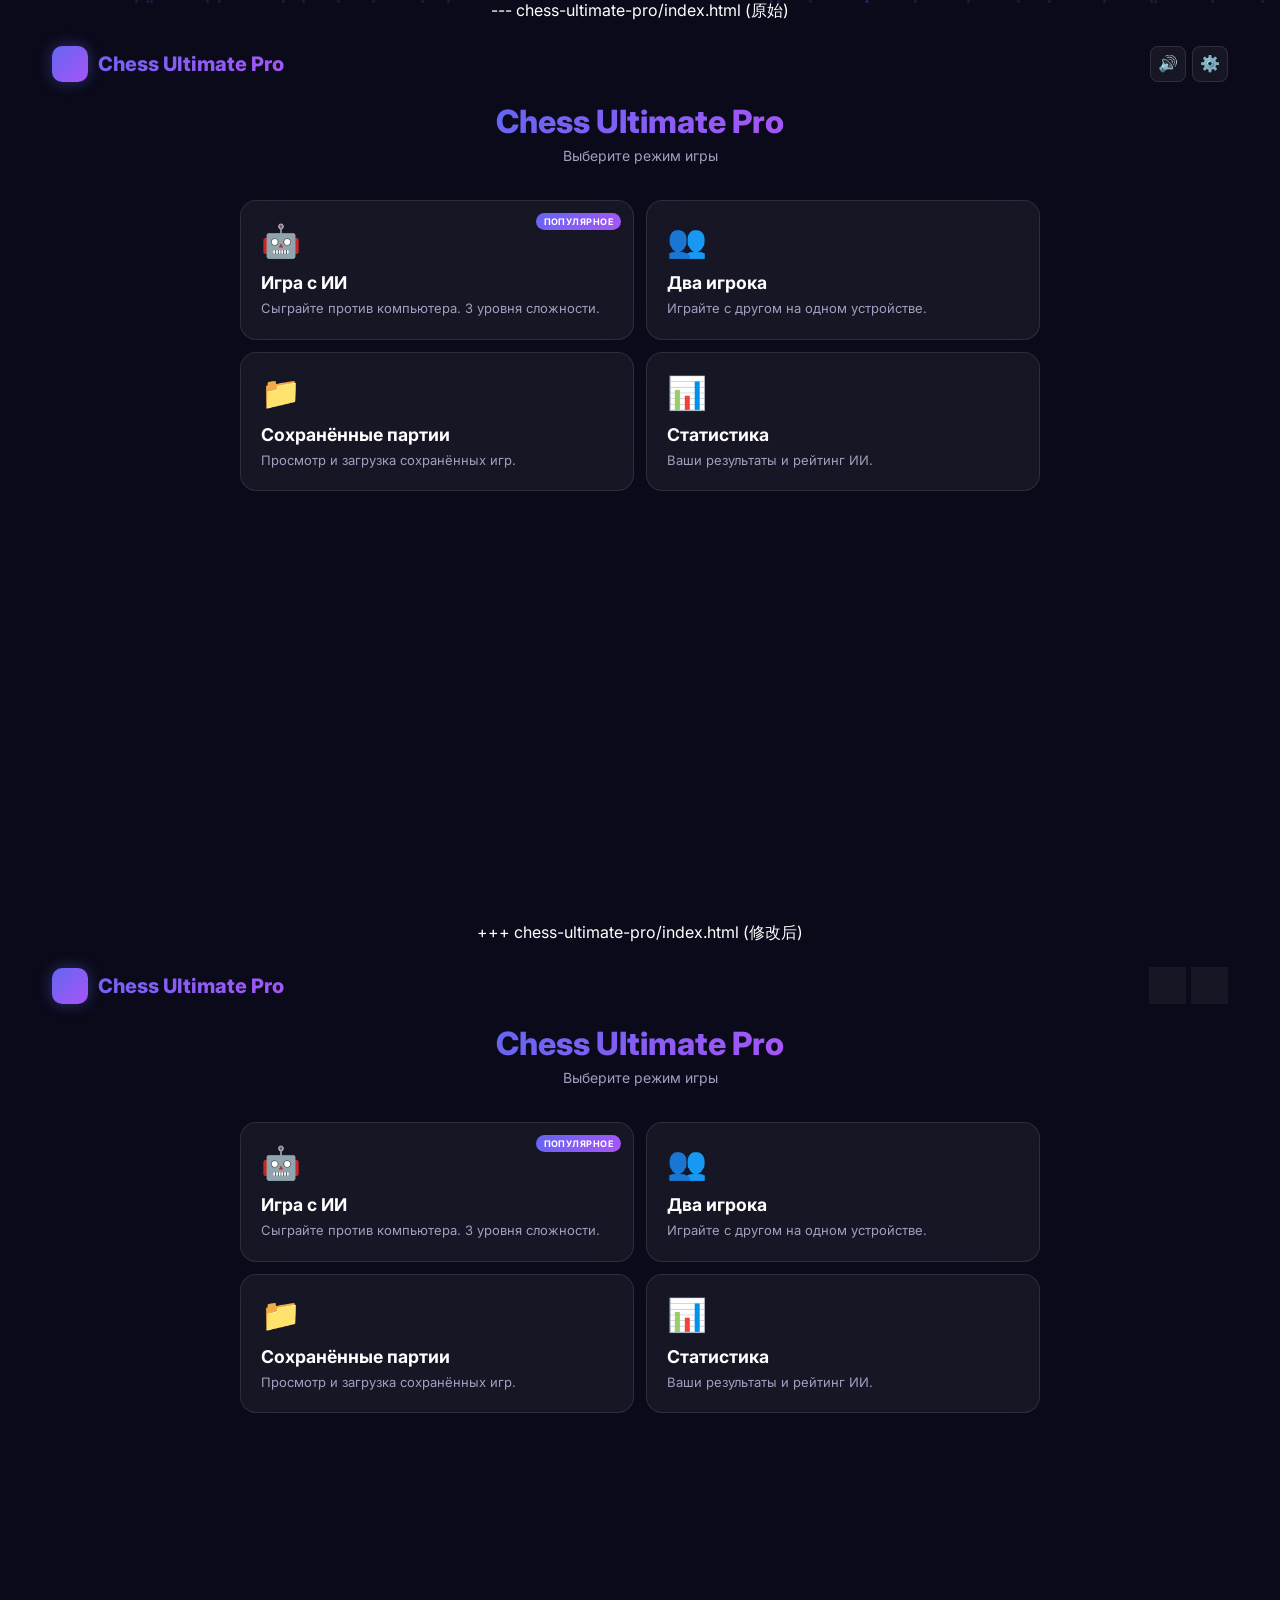
<file: chess-ultimate-pro_index_diff.html>
--- chess-ultimate-pro/index.html (原始)
<!DOCTYPE html>
<html lang="ru">
<head>
<meta charset="UTF-8">
<meta name="viewport" content="width=device-width, initial-scale=1.0, maximum-scale=1.0, user-scalable=no">
<meta name="theme-color" content="#0f0f25">
<meta name="apple-mobile-web-app-capable" content="yes">
<meta name="apple-mobile-web-app-status-bar-style" content="black-translucent">
<meta name="description" content="Chess Ultimate Pro 2026 - Ультимативные шахматы с продвинутым ИИ">
<title>Chess Ultimate Pro 2026</title>
<link href="https://fonts.googleapis.com/css2?family=Inter:wght@300;400;500;600;700;800&family=JetBrains+Mono:wght@400;500;600&family=Poppins:wght@600;700;800&display=swap" rel="stylesheet">
<style>
:root{--bg-primary:#0a0a1a;--bg-secondary:#12122a;--bg-tertiary:#1e1e3f;--bg-glass:rgba(255,255,255,0.05);--text-primary:#ffffff;--text-secondary:#a0a0c0;--text-muted:#6a6a8a;--accent:#6366f1;--accent-secondary:#a855f7;--accent-glow:rgba(99,102,241,0.4);--light-square:#e8e4d9;--dark-square:#7d6b54;--light-square-hl:#f0ebdb;--dark-square-hl:#8f7b60;--selected:rgba(99,102,241,0.6);--valid-move:rgba(34,197,94,0.6);--valid-capture:rgba(239,68,68,0.8);--last-move:rgba(251,191,36,0.35);--check-hl:rgba(239,68,68,0.6);--border:rgba(255,255,255,0.1);--shadow:0 12px 48px rgba(0,0,0,0.6);--shadow-sm:0 4px 16px rgba(0,0,0,0.4)}
[data-theme="light"]{--bg-primary:#fafaf5;--bg-secondary:#f0f0e8;--bg-tertiary:#e5e5dc;--bg-glass:rgba(0,0,0,0.04);--text-primary:#1a1a2e;--text-secondary:#5a5a7a;--text-muted:#8a8a9a;--accent:#4f46e5;--accent-secondary:#9333ea;--accent-glow:rgba(79,70,229,0.25);--border:rgba(0,0,0,0.12);--shadow:0 12px 48px rgba(0,0,0,0.15);--shadow-sm:0 4px 16px rgba(0,0,0,0.1)}
[data-theme="classic"]{--bg-primary:#2a2a2a;--bg-secondary:#353535;--bg-tertiary:#404040;--bg-glass:rgba(255,255,255,0.05);--text-primary:#f0f0f0;--text-secondary:#c0c0c0;--text-muted:#909090;--accent:#d4af37;--accent-secondary:#c9a227;--accent-glow:rgba(212,175,55,0.35);--light-square:#eeeed2;--dark-square:#769656;--light-square-hl:#f7f789;--dark-square-hl:#8fb35a;--selected:rgba(212,175,55,0.5);--valid-move:rgba(106,168,79,0.6);--valid-capture:rgba(185,28,28,0.8);--last-move:rgba(250,204,21,0.4);--check-hl:rgba(185,28,28,0.6);--border:rgba(255,255,255,0.08);--shadow:0 12px 48px rgba(0,0,0,0.5)}
[data-theme="ocean"]{--bg-primary:#0d1f3a;--bg-secondary:#122a4a;--bg-tertiary:#1a3555;--bg-glass:rgba(0,180,216,0.05);--text-primary:#e8f4ff;--text-secondary:#8ab8e8;--text-muted:#5a8ab8;--accent:#00b4d8;--accent-secondary:#0077b6;--accent-glow:rgba(0,180,216,0.35);--light-square:#d4edff;--dark-square:#5a9bb8;--light-square-hl:#e4f5ff;--dark-square-hl:#6aabb8;--border:rgba(0,180,216,0.15)}
[data-theme="forest"]{--bg-primary:#0d2a0d;--bg-secondary:#123512;--bg-tertiary:#1a401a;--bg-glass:rgba(34,197,94,0.05);--text-primary:#e8f8e8;--text-secondary:#8ac88a;--text-muted:#5aa05a;--accent:#22c55e;--accent-secondary:#16a34a;--accent-glow:rgba(34,197,94,0.35);--light-square:#e8f8d0;--dark-square:#5a9a4a;--light-square-hl:#f0ffd0;--dark-square-hl:#6aaa5a;--border:rgba(34,197,94,0.12)}
[data-theme="sunset"]{--bg-primary:#2a0f1a;--bg-secondary:#351222;--bg-tertiary:#401a2a;--bg-glass:rgba(255,107,107,0.05);--text-primary:#ffe8ec;--text-secondary:#e89ab0;--text-muted:#b86a88;--accent:#ff6b6b;--accent-secondary:#ff8e53;--accent-glow:rgba(255,107,107,0.35);--light-square:#ffe8dc;--dark-square:#d46a6a;--light-square-hl:#fff0e8;--dark-square-hl:#e47a7a;--border:rgba(255,107,107,0.15)}
[data-theme="midnight"]{--bg-primary:#0a0f1f;--bg-secondary:#0f152a;--bg-tertiary:#1a2040;--bg-glass:rgba(99,102,241,0.04);--text-primary:#f0f4ff;--text-secondary:#90a0d0;--text-muted:#5a6a9a;--accent:#818cf8;--accent-secondary:#c084fc;--accent-glow:rgba(129,140,248,0.3);--light-square:#e0e4f0;--dark-square:#6a7090;--light-square-hl:#eceef8;--dark-square-hl:#7a80a0;--border:rgba(129,140,248,0.12)}
*{margin:0;padding:0;box-sizing:border-box;-webkit-tap-highlight-color:transparent;touch-action:manipulation}
body{font-family:Inter,-apple-system,BlinkMacSystemFont,sans-serif;background:var(--bg-primary);color:var(--text-primary);min-height:100vh;overflow-x:hidden;display:flex;flex-direction:column;align-items:center;transition:background .5s,color .5s}
.particles{position:fixed;inset:0;overflow:hidden;pointer-events:none;z-index:0}
.particle{position:absolute;width:3px;height:3px;background:var(--accent);border-radius:50%;opacity:.2;animation:float 20s infinite ease-in-out}
@keyframes float{0%,100%{transform:translateY(100vh) translateX(0);opacity:0}10%{opacity:.2}90%{opacity:.2}50%{transform:translateY(-200px) translateX(30px);opacity:.15}}
.app-container{position:relative;z-index:1;width:100%;max-width:1200px;padding:12px;display:flex;flex-direction:column;align-items:center;min-height:100vh}
.header{width:100%;display:flex;justify-content:space-between;align-items:center;padding:12px 0;margin-bottom:8px}
.logo{display:flex;align-items:center;gap:10px;font-size:1.25rem;font-weight:800;background:linear-gradient(135deg,var(--accent),var(--accent-secondary));-webkit-background-clip:text;-webkit-text-fill-color:transparent;background-clip:text}
.logo-icon{width:36px;height:36px;background:linear-gradient(135deg,var(--accent),var(--accent-secondary));border-radius:10px;display:flex;align-items:center;justify-content:center;font-size:1.25rem;box-shadow:0 0 15px var(--accent-glow);animation:pulse-glow 3s infinite ease-in-out}
@keyframes pulse-glow{0%,100%{box-shadow:0 0 15px var(--accent-glow)}50%{box-shadow:0 0 30px var(--accent-glow),0 0 50px rgba(139,92,246,0.15)}}
.header-actions{display:flex;gap:6px}
.icon-btn{width:36px;height:36px;border-radius:8px;border:1px solid var(--border);background:var(--bg-glass);backdrop-filter:blur(10px);color:var(--text-secondary);font-size:1rem;cursor:pointer;transition:all .3s cubic-bezier(.4,0,.2,1);display:flex;align-items:center;justify-content:center}
.icon-btn:hover{background:var(--bg-tertiary);color:var(--text-primary);transform:translateY(-2px);box-shadow:var(--shadow-sm)}
.icon-btn:active{transform:translateY(0) scale(.95)}
.screen{width:100%;display:none;animation:fadeIn .5s ease-out}
.screen.active{display:flex;flex-direction:column;align-items:center}
@keyframes fadeIn{from{opacity:0;transform:translateY(20px)}to{opacity:1;transform:translateY(0)}}
.menu-title{text-align:center;margin-bottom:20px}
.menu-title h1{font-size:clamp(1.5rem,5vw,2rem);font-weight:800;margin-bottom:6px;background:linear-gradient(135deg,var(--accent),var(--accent-secondary));-webkit-background-clip:text;-webkit-text-fill-color:transparent;background-clip:text}
.menu-title p{color:var(--text-secondary);font-size:.875rem}
.menu-grid{display:grid;grid-template-columns:repeat(auto-fit,minmax(260px,1fr));gap:12px;width:100%;max-width:800px;margin-top:16px}
.menu-card{background:var(--bg-glass);backdrop-filter:blur(20px);border:1px solid var(--border);border-radius:16px;padding:20px;cursor:pointer;transition:all .4s cubic-bezier(.4,0,.2,1);position:relative;overflow:hidden}
.menu-card::before{content:'';position:absolute;top:0;left:0;right:0;height:3px;background:linear-gradient(90deg,var(--accent),var(--accent-secondary));transform:scaleX(0);transition:transform .4s ease}
.menu-card:hover{transform:translateY(-3px);box-shadow:var(--shadow),0 0 30px var(--accent-glow);border-color:rgba(59,130,246,0.3)}
.menu-card:hover::before{transform:scaleX(1)}
.menu-card-icon{font-size:2rem;margin-bottom:12px;display:block;transition:transform .3s ease}
.menu-card:hover .menu-card-icon{transform:scale(1.1) rotate(-5deg)}
.menu-card-title{font-size:1.1rem;font-weight:700;margin-bottom:6px;color:var(--text-primary)}
.menu-card-desc{font-size:.8125rem;color:var(--text-secondary);line-height:1.5}
.menu-card-badge{position:absolute;top:12px;right:12px;background:linear-gradient(135deg,var(--accent),var(--accent-secondary));color:white;font-size:.5625rem;font-weight:700;padding:3px 8px;border-radius:12px;text-transform:uppercase;letter-spacing:.05em}
.color-select-grid{display:grid;grid-template-columns:1fr 1fr;gap:12px;margin:16px 0}
.color-option{padding:20px;border-radius:14px;border:2px solid var(--border);background:var(--bg-tertiary);cursor:pointer;transition:all .3s ease;text-align:center}
.color-option:hover{border-color:var(--accent);transform:translateY(-2px)}
.color-option.active{border-color:var(--accent);background:rgba(59,130,246,0.15);box-shadow:0 0 20px rgba(59,130,246,0.2)}
.color-option .piece-preview{font-size:3rem;margin-bottom:8px;display:block}
.color-option .color-label{font-size:.9375rem;font-weight:600}
.game-layout{display:flex;flex-direction:column;align-items:center;width:100%;gap:12px}
@media(min-width:900px){.game-layout{flex-direction:row;justify-content:center;align-items:flex-start;gap:16px}}
.board-area{display:flex;flex-direction:column;align-items:center;gap:10px;flex-shrink:0}
.player-panel{background:var(--bg-glass);backdrop-filter:blur(20px);border:1px solid var(--border);border-radius:14px;padding:10px 14px;display:flex;align-items:center;gap:10px;width:100%;max-width:min(85vw,520px);transition:all .3s ease;min-height:56px}
.player-panel.active-turn{border-color:var(--accent);box-shadow:0 0 15px var(--accent-glow);background:rgba(59,130,246,0.08)}
.player-avatar{width:40px;height:40px;border-radius:12px;background:linear-gradient(135deg,var(--accent),var(--accent-secondary));display:flex;align-items:center;justify-content:center;font-size:1.25rem;flex-shrink:0;transition:transform .3s ease}
.player-panel.active-turn .player-avatar{animation:avatar-pulse 2s infinite}
@keyframes avatar-pulse{0%,100%{transform:scale(1)}50%{transform:scale(1.08)}}
.player-info{flex:1;min-width:0}
.player-name{font-weight:600;font-size:.875rem;color:var(--text-primary);white-space:nowrap;overflow:hidden;text-overflow:ellipsis}
.player-status{font-size:.6875rem;color:var(--text-muted);margin-top:1px}
.player-timer{font-family:'JetBrains Mono',monospace;font-size:1rem;font-weight:600;color:var(--text-primary);background:var(--bg-secondary);padding:6px 12px;border-radius:8px;border:1px solid var(--border);transition:all .3s ease;min-width:64px;text-align:center}
.player-timer.low-time{color:#ef4444;border-color:rgba(239,68,68,0.5);animation:timer-pulse 1s infinite}
@keyframes timer-pulse{0%,100%{box-shadow:0 0 0 0 rgba(239,68,68,0.4)}50%{box-shadow:0 0 0 6px rgba(239,68,68,0)}}
.board-wrapper{position:relative;padding:8px;background:var(--bg-glass);backdrop-filter:blur(20px);border:1px solid var(--border);border-radius:16px;box-shadow:var(--shadow)}
.board-container{position:relative;width:min(92vw,520px);height:min(92vw,520px)}
@media(min-width:768px){.board-container{width:min(80vw,480px);height:min(80vw,480px)}}
@media(min-width:900px){.board-container{width:min(55vw,520px);height:min(55vw,520px)}}
.board{display:grid;grid-template-columns:repeat(8,1fr);grid-template-rows:repeat(8,1fr);width:100%;height:100%;border-radius:10px;overflow:hidden;position:relative}
.square{position:relative;display:flex;align-items:center;justify-content:center;cursor:pointer;transition:background .15s ease;user-select:none;overflow:hidden}
.square.light{background:var(--light-square)}
.square.dark{background:var(--dark-square)}
.square.light:hover{background:var(--light-square-hl)}
.square.dark:hover{background:var(--dark-square-hl)}
.square.selected{background:var(--selected)!important;box-shadow:inset 0 0 15px rgba(139,92,246,0.3)}
.square.last-move{background:var(--last-move)!important}
.square.check{background:var(--check-hl)!important;animation:check-pulse 1.2s infinite}
@keyframes check-pulse{0%,100%{box-shadow:inset 0 0 15px rgba(239,68,68,0.3)}50%{box-shadow:inset 0 0 30px rgba(239,68,68,0.6)}}
.square.valid-move::after{content:'';position:absolute;width:28%;height:28%;background:var(--valid-move);border-radius:50%;animation:dot-in .25s ease-out}
.square.valid-capture::after{content:'';position:absolute;inset:0;border:3px solid var(--valid-capture);border-radius:0;animation:ring-in .25s ease-out}
@keyframes dot-in{from{transform:scale(0);opacity:0}to{transform:scale(1);opacity:1}}
@keyframes ring-in{from{transform:scale(1.3);opacity:0}to{transform:scale(1);opacity:1}}
.piece{font-size:clamp(1.8rem,10vw,3rem);line-height:1;z-index:2;transition:transform .12s cubic-bezier(.4,0,.2,1);cursor:grab;position:relative}
.piece:active{cursor:grabbing;transform:scale(1.12)}
.piece.white{color:#f5f5f5;-webkit-text-stroke:1.2px #1a1a1a;text-stroke:1.2px #1a1a1a;text-shadow:0 1px 3px rgba(0,0,0,0.3),0 0 6px rgba(255,255,255,0.15)}
.piece.black{color:#0a0a0a;text-shadow:0 1px 2px rgba(255,255,255,0.1)}
.piece.capturing{animation:capture-anim .4s ease-out forwards}
@keyframes capture-anim{0%{transform:scale(1)}30%{transform:scale(1.3) rotate(10deg)}60%{transform:scale(.8) rotate(-5deg);opacity:.5}100%{transform:scale(0);opacity:0}}
.piece.moving{animation:move-anim .25s ease-out}
@keyframes move-anim{0%{transform:scale(1)}50%{transform:scale(1.15)}100%{transform:scale(1)}}
.capture-effect{position:absolute;inset:0;pointer-events:none;z-index:10;display:flex;align-items:center;justify-content:center}
.capture-effect::after{content:'💥';font-size:clamp(1.5rem,8vw,2.5rem);animation:capture-boom .5s ease-out forwards;position:absolute}
@keyframes capture-boom{0%{transform:scale(0);opacity:1}50%{transform:scale(1.5);opacity:.8}100%{transform:scale(2);opacity:0}}
.coord{position:absolute;font-family:'JetBrains Mono',monospace;font-size:clamp(.5rem,1.5vw,.625rem);font-weight:600;color:rgba(0,0,0,0.5);pointer-events:none;z-index:1}
.coord-file{bottom:2px;right:3px}
.coord-rank{top:2px;left:3px}
.side-panel{display:flex;flex-direction:column;gap:10px;width:100%;max-width:min(92vw,520px)}
@media(min-width:900px){.side-panel{width:280px;max-width:280px}}
.panel-card{background:var(--bg-glass);backdrop-filter:blur(20px);border:1px solid var(--border);border-radius:14px;padding:14px}
.panel-title{font-size:.75rem;font-weight:600;color:var(--text-secondary);text-transform:uppercase;letter-spacing:.05em;margin-bottom:10px;display:flex;align-items:center;gap:6px}
.captured-area{display:flex;flex-wrap:wrap;gap:3px;min-height:28px;align-items:center}
.captured-piece{font-size:1.1rem;animation:captured-in .4s cubic-bezier(.34,1.56,.64,1);display:inline-block}
@keyframes captured-in{from{transform:scale(2) rotate(20deg);opacity:0}to{transform:scale(1) rotate(0);opacity:.7}}
.captured-divider{height:1px;background:var(--border);margin:6px 0}
.move-list{max-height:160px;overflow-y:auto;font-family:'JetBrains Mono',monospace;font-size:.75rem;display:grid;grid-template-columns:auto 1fr 1fr;gap:3px 10px}
.move-list::-webkit-scrollbar{width:3px}
.move-list::-webkit-scrollbar-thumb{background:var(--border);border-radius:3px}
.move-number{color:var(--text-muted);text-align:right;padding:2px 0}
.move-entry{color:var(--text-primary);cursor:pointer;padding:2px 6px;border-radius:3px;transition:background .15s;white-space:nowrap;overflow:hidden;text-overflow:ellipsis}
.move-entry:hover{background:var(--bg-tertiary)}
.move-entry.current{background:rgba(59,130,246,0.2)!important;color:var(--accent)!important}
.controls-grid{display:grid;grid-template-columns:repeat(4,1fr);gap:6px}
.control-btn{background:var(--bg-secondary);border:1px solid var(--border);border-radius:8px;padding:8px 4px;color:var(--text-secondary);font-size:.75rem;cursor:pointer;transition:all .2s ease;display:flex;flex-direction:column;align-items:center;gap:3px}
.control-btn:hover{background:var(--bg-tertiary);color:var(--text-primary);transform:translateY(-2px);border-color:var(--accent)}
.control-btn:active{transform:translateY(0) scale(.95)}
.control-btn .icon{font-size:1.1rem}
.control-btn .label{font-size:.625rem;font-weight:500}
.exit-btn{width:100%;margin-top:8px;padding:10px;border-radius:10px;border:1px solid var(--border);background:var(--bg-tertiary);color:var(--text-secondary);font-size:.8125rem;font-weight:600;cursor:pointer;transition:all .2s ease;display:flex;align-items:center;justify-content:center;gap:6px}
.exit-btn:hover{background:rgba(239,68,68,0.1);border-color:rgba(239,68,68,0.4);color:#ef4444}
.exit-btn:active{transform:scale(.98)}
.ai-thinking{display:none;align-items:center;gap:8px;padding:6px 14px;background:rgba(139,92,246,0.08);border:1px solid rgba(139,92,246,0.2);border-radius:8px;font-size:.8125rem;color:var(--accent-secondary);width:fit-content}
.ai-thinking.active{display:flex;animation:thinking-fade .3s ease}
@keyframes thinking-fade{from{opacity:0;transform:translateY(5px)}to{opacity:1;transform:translateY(0)}}
.thinking-dots{display:flex;gap:4px}
.thinking-dot{width:5px;height:5px;background:var(--accent-secondary);border-radius:50%;animation:thinking-bounce 1.4s infinite ease-in-out both}
.thinking-dot:nth-child(1){animation-delay:-.32s}.thinking-dot:nth-child(2){animation-delay:-.16s}
@keyframes thinking-bounce{0%,80%,100%{transform:scale(0)}40%{transform:scale(1)}}
.modal-overlay{position:fixed;inset:0;background:rgba(0,0,0,0.75);backdrop-filter:blur(12px);z-index:1000;display:none;align-items:center;justify-content:center;padding:16px;animation:fadeIn .3s ease}
.modal-overlay.active{display:flex}
.modal{background:var(--bg-secondary);border:1px solid var(--border);border-radius:20px;padding:28px;max-width:420px;width:100%;text-align:center;animation:modal-in .4s cubic-bezier(.34,1.56,.64,1);box-shadow:var(--shadow);max-height:90vh;overflow-y:auto}
@keyframes modal-in{from{transform:scale(.85) translateY(20px);opacity:0}to{transform:scale(1) translateY(0);opacity:1}}
.modal-icon{font-size:3.5rem;margin-bottom:12px;display:block;animation:bounce-in .6s cubic-bezier(.34,1.56,.64,1)}
@keyframes bounce-in{0%{transform:scale(0)}60%{transform:scale(1.15)}100%{transform:scale(1)}}
.modal-title{font-size:1.35rem;font-weight:700;margin-bottom:6px;color:var(--text-primary)}
.modal-text{color:var(--text-secondary);margin-bottom:20px;line-height:1.5;font-size:.875rem}
.modal-buttons{display:flex;gap:10px;justify-content:center;flex-wrap:wrap}
.btn{padding:10px 20px;border-radius:10px;font-weight:600;font-size:.875rem;cursor:pointer;transition:all .25s ease;border:none;outline:none}
.btn-primary{background:linear-gradient(135deg,var(--accent),var(--accent-secondary));color:white;box-shadow:0 4px 12px var(--accent-glow)}
.btn-primary:hover{transform:translateY(-2px);box-shadow:0 6px 20px var(--accent-glow)}
.btn-primary:active{transform:translateY(0) scale(.97)}
.btn-secondary{background:var(--bg-tertiary);color:var(--text-primary);border:1px solid var(--border)}
.btn-secondary:hover{background:var(--bg-glass);border-color:var(--accent)}
.btn-full{width:100%;margin-top:8px}
.difficulty-grid{display:grid;grid-template-columns:repeat(3,1fr);gap:8px;margin:14px 0}
.difficulty-btn{padding:14px 6px;border-radius:10px;border:2px solid var(--border);background:var(--bg-tertiary);color:var(--text-secondary);cursor:pointer;transition:all .3s ease;font-weight:600;font-size:.8125rem}
.difficulty-btn:hover{border-color:var(--accent);color:var(--text-primary);transform:translateY(-2px)}
.difficulty-btn.active{border-color:var(--accent);background:rgba(59,130,246,0.15);color:var(--accent);box-shadow:0 0 15px rgba(59,130,246,0.1)}
.promotion-options{display:flex;gap:10px;justify-content:center;margin-top:14px}
.promotion-piece{width:52px;height:52px;background:var(--bg-tertiary);border:2px solid var(--border);border-radius:10px;display:flex;align-items:center;justify-content:center;font-size:1.75rem;cursor:pointer;transition:all .3s ease}
.promotion-piece:hover{border-color:var(--accent);transform:translateY(-4px) scale(1.1);box-shadow:0 8px 20px rgba(59,130,246,0.25)}
.promotion-piece:active{transform:translateY(-2px) scale(1.05)}
.settings-group{margin-bottom:16px}
.settings-label{font-size:.75rem;font-weight:600;color:var(--text-secondary);margin-bottom:8px;display:block;text-transform:uppercase;letter-spacing:.03em}
.toggle{display:flex;align-items:center;justify-content:space-between;padding:10px 0;border-bottom:1px solid var(--border)}
.toggle-label{font-size:.875rem;color:var(--text-primary)}
.toggle-switch{width:44px;height:24px;background:var(--bg-tertiary);border-radius:12px;position:relative;cursor:pointer;transition:background .3s ease;border:1px solid var(--border)}
.toggle-switch.active{background:var(--accent)}
.toggle-switch::after{content:'';position:absolute;width:18px;height:18px;background:white;border-radius:50%;top:2px;left:2px;transition:transform .3s cubic-bezier(.4,0,.2,1);box-shadow:0 2px 4px rgba(0,0,0,0.2)}
.toggle-switch.active::after{transform:translateX(20px)}
.time-options{display:grid;grid-template-columns:repeat(3,1fr);gap:6px}
.time-btn{padding:10px;border-radius:8px;border:1px solid var(--border);background:var(--bg-tertiary);color:var(--text-secondary);cursor:pointer;transition:all .2s ease;font-size:.75rem;font-weight:500}
.time-btn:hover{border-color:var(--accent);color:var(--text-primary)}
.time-btn.active{background:rgba(59,130,246,0.15);border-color:var(--accent);color:var(--accent)}
.theme-grid{display:grid;grid-template-columns:repeat(3,1fr);gap:8px;margin:10px 0}
.theme-btn{padding:10px 6px;border-radius:10px;border:2px solid var(--border);background:var(--bg-tertiary);cursor:pointer;transition:all .3s ease;font-size:.75rem;font-weight:600;color:var(--text-secondary)}
.theme-btn:hover{border-color:var(--accent);transform:translateY(-2px);color:var(--text-primary)}
.theme-btn.active{border-color:var(--accent);background:rgba(59,130,246,0.15);color:var(--accent);box-shadow:0 0 15px rgba(59,130,246,0.1)}
.theme-btn .theme-preview{display:block;width:100%;height:14px;border-radius:6px;margin-bottom:6px;border:1px solid var(--border)}
.theme-btn[data-theme="dark"] .theme-preview{background:linear-gradient(135deg,#0a0a1a,#1e1e3f)}
.theme-btn[data-theme="light"] .theme-preview{background:linear-gradient(135deg,#fafaf5,#e5e5dc)}
.theme-btn[data-theme="classic"] .theme-preview{background:linear-gradient(135deg,#2a2a2a,#404040)}
.theme-btn[data-theme="ocean"] .theme-preview{background:linear-gradient(135deg,#0d1f3a,#1a3555)}
.theme-btn[data-theme="forest"] .theme-preview{background:linear-gradient(135deg,#0d2a0d,#1a401a)}
.theme-btn[data-theme="sunset"] .theme-preview{background:linear-gradient(135deg,#2a0f1a,#401a2a)}
.theme-btn[data-theme="midnight"] .theme-preview{background:linear-gradient(135deg,#0a0f1f,#1a2040)}
.stats-grid{display:grid;grid-template-columns:repeat(3,1fr);gap:8px;margin:10px 0}
.stat-card{background:var(--bg-tertiary);border:1px solid var(--border);border-radius:10px;padding:12px 6px;text-align:center}
.stat-value{font-size:1.25rem;font-weight:700;color:var(--accent)}
.stat-label{font-size:.625rem;color:var(--text-muted);margin-top:2px;text-transform:uppercase;letter-spacing:.03em}
.elo-display{background:linear-gradient(135deg,var(--accent),var(--accent-secondary));color:white;padding:12px 16px;border-radius:12px;margin:10px 0;text-align:center}
.elo-value{font-size:1.5rem;font-weight:800}
.elo-label{font-size:.6875rem;opacity:.9;text-transform:uppercase;letter-spacing:.05em}
.elo-diff{font-size:.75rem;margin-top:4px}
.elo-diff.positive{color:#86efac}.elo-diff.negative{color:#fca5a5}
.history-list{max-height:200px;overflow-y:auto;display:flex;flex-direction:column;gap:6px}
.history-item{background:var(--bg-tertiary);border:1px solid var(--border);border-radius:10px;padding:10px 12px;cursor:pointer;transition:all .2s ease;text-align:left}
.history-item:hover{border-color:var(--accent);transform:translateX(4px)}
.history-item-header{display:flex;justify-content:space-between;align-items:center;margin-bottom:4px}
.history-item-title{font-weight:600;font-size:.8125rem;color:var(--text-primary)}
.history-item-date{font-size:.625rem;color:var(--text-muted)}
.history-item-meta{display:flex;gap:8px;font-size:.6875rem;color:var(--text-secondary)}
.history-item-result{font-weight:600}
.history-item-result.win{color:#22c55e}.history-item-result.loss{color:#ef4444}.history-item-result.draw{color:#eab308}
.history-empty{text-align:center;color:var(--text-muted);padding:20px;font-size:.8125rem}
.saved-games-list{max-height:240px;overflow-y:auto;display:flex;flex-direction:column;gap:6px}
.saved-game-item{background:var(--bg-tertiary);border:1px solid var(--border);border-radius:10px;padding:10px 12px;cursor:pointer;transition:all .2s ease;text-align:left;display:flex;justify-content:space-between;align-items:center}
.saved-game-item:hover{border-color:var(--accent)}
.saved-game-info{flex:1}
.saved-game-title{font-weight:600;font-size:.8125rem;color:var(--text-primary)}
.saved-game-meta{font-size:.625rem;color:var(--text-muted);margin-top:2px}
.saved-game-actions{display:flex;gap:4px}
.saved-game-btn{width:28px;height:28px;border-radius:6px;border:1px solid var(--border);background:var(--bg-secondary);color:var(--text-secondary);cursor:pointer;display:flex;align-items:center;justify-content:center;font-size:.75rem;transition:all .2s}
.saved-game-btn:hover{background:var(--accent);color:white;border-color:var(--accent)}
.toast{position:fixed;bottom:20px;left:50%;transform:translateX(-50%) translateY(100px);background:var(--bg-secondary);border:1px solid var(--border);border-radius:10px;padding:10px 20px;color:var(--text-primary);font-weight:500;z-index:2000;opacity:0;transition:all .4s cubic-bezier(.34,1.56,.64,1);box-shadow:var(--shadow);white-space:nowrap;font-size:.875rem}
.toast.show{transform:translateX(-50%) translateY(0);opacity:1}
::-webkit-scrollbar{width:4px}
::-webkit-scrollbar-track{background:transparent}
::-webkit-scrollbar-thumb{background:var(--border);border-radius:2px}
@media(max-width:640px){
.app-container{padding:8px}.header{padding:8px 0}.logo{font-size:1.1rem}.logo-icon{width:32px;height:32px;font-size:1rem}
.menu-grid{grid-template-columns:1fr;gap:10px}.menu-card{padding:16px}.menu-card-icon{font-size:1.75rem}
.controls-grid{grid-template-columns:repeat(2,1fr)}.control-btn{padding:8px 2px}
.player-panel{padding:8px 10px;min-height:48px}.player-avatar{width:34px;height:34px;font-size:1rem}
.player-timer{font-size:.875rem;padding:4px 8px;min-width:52px}
.piece{font-size:clamp(1.6rem,11vw,2.2rem)}.modal{padding:20px;margin:12px}
.side-panel{max-width:100%}.board-container{width:min(96vw,100%)}
.theme-grid{grid-template-columns:repeat(2,1fr)}.stats-grid{grid-template-columns:repeat(3,1fr)}
}
@media(max-width:380px){
.piece{font-size:clamp(1.4rem,10vw,1.8rem)}.coord{font-size:.4375rem}.player-name{font-size:.8125rem}
}
.pgn-area{width:100%;min-height:80px;background:var(--bg-tertiary);border:1px solid var(--border);border-radius:8px;padding:10px;font-family:'JetBrains Mono',monospace;font-size:.6875rem;color:var(--text-secondary);resize:vertical;outline:none}
.pgn-area:focus{border-color:var(--accent)}
.rating-bar{width:100%;height:6px;background:var(--bg-tertiary);border-radius:3px;overflow:hidden;margin:8px 0}
.rating-bar-fill{height:100%;background:linear-gradient(90deg,var(--accent),var(--accent-secondary));border-radius:3px;transition:width .5s ease}

.destruction-flash{position:absolute;inset:0;pointer-events:none;z-index:50;background:radial-gradient(circle,rgba(255,200,50,0.8) 0%,transparent 70%);animation:flash-out 0.3s ease-out forwards}
.destruction-flash{position:absolute;inset:0;pointer-events:none;z-index:50;background:radial-gradient(circle,rgba(255,200,50,0.8) 0%,transparent 70%);animation:flash-out 0.3s ease-out forwards}
@keyframes flash-out{0%{opacity:1;transform:scale(0.5)}100%{opacity:0;transform:scale(1.5)}}
</style>
<base target="_blank">
</head>
<body>
<div class="particles" id="particles"></div>
<div class="app-container">
<header class="header">
<div class="logo"><div class="logo-icon">♟️</div><span>Chess Ultimate Pro</span></div>
<div class="header-actions">
<button class="icon-btn" id="btn-sound" title="Звук">🔊</button>
<button class="icon-btn" id="btn-settings" title="Настройки">⚙️</button>
</div>
</header>
<div class="screen active" id="screen-menu">
<div class="menu-title"><h1>Chess Ultimate Pro</h1><p>Выберите режим игры</p></div>
<div class="menu-grid">
<div class="menu-card" onclick="showColorSelect('ai')"><span class="menu-card-icon">🤖</span><div class="menu-card-title">Игра с ИИ</div><div class="menu-card-desc">Сыграйте против компьютера. 3 уровня сложности.</div><span class="menu-card-badge">Популярное</span></div>
<div class="menu-card" onclick="startGame('pvp')"><span class="menu-card-icon">👥</span><div class="menu-card-title">Два игрока</div><div class="menu-card-desc">Играйте с другом на одном устройстве.</div></div>
<div class="menu-card" onclick="showSavedGames()"><span class="menu-card-icon">📁</span><div class="menu-card-title">Сохранённые партии</div><div class="menu-card-desc">Просмотр и загрузка сохранённых игр.</div></div>
<div class="menu-card" onclick="showStats()"><span class="menu-card-icon">📊</span><div class="menu-card-title">Статистика</div><div class="menu-card-desc">Ваши результаты и рейтинг ИИ.</div></div>

</div>
</div>
<div class="screen" id="screen-color-select">
<div class="menu-title"><h1>Выберите цвет</h1><p>За кого будете играть?</p></div>
<div style="width:100%;max-width:400px;">
<div class="color-select-grid">
<div class="color-option active" id="opt-white" onclick="selectPlayerColor('white')"><span class="piece-preview">♔</span><span class="color-label">Белые</span><span style="font-size:.75rem;color:var(--text-muted);display:block;margin-top:4px">Ходят первыми</span></div>
<div class="color-option" id="opt-black" onclick="selectPlayerColor('black')"><span class="piece-preview">♚</span><span class="color-label">Чёрные</span><span style="font-size:.75rem;color:var(--text-muted);display:block;margin-top:4px">Ходят вторыми</span></div>
</div>
<div class="modal-buttons" style="margin-top:20px"><button class="btn btn-primary" style="flex:1" onclick="confirmColorSelection()">Играть</button><button class="btn btn-secondary" onclick="showMenu()">Назад</button></div>
</div>
</div>
<div class="screen" id="screen-game">
<div class="game-layout">
<div class="board-area">
<div class="player-panel" id="panel-black"><div class="player-avatar" id="avatar-black">♚</div><div class="player-info"><div class="player-name" id="name-black">Чёрные</div><div class="player-status" id="status-black">Ожидание...</div></div><div class="player-timer" id="timer-black">--:--</div></div>
<div class="board-wrapper"><div class="board-container"><div class="board" id="board"></div></div></div>
<div class="player-panel active-turn" id="panel-white"><div class="player-avatar" id="avatar-white">♔</div><div class="player-info"><div class="player-name" id="name-white">Белые</div><div class="player-status" id="status-white">Ваш ход</div></div><div class="player-timer" id="timer-white">--:--</div></div>
<div class="ai-thinking" id="ai-thinking"><span>ИИ думает</span><div class="thinking-dots"><div class="thinking-dot"></div><div class="thinking-dot"></div><div class="thinking-dot"></div></div></div>
</div>
<div class="side-panel">
<div class="panel-card"><div class="panel-title">⚔️ Взятые фигуры</div><div class="captured-area" id="captured-white"></div><div class="captured-divider"></div><div class="captured-area" id="captured-black"></div></div>
<div class="panel-card"><div class="panel-title">📜 Ходы</div><div class="move-list" id="move-list"></div></div>
<div class="panel-card"><div class="panel-title">🎮 Управление</div><div class="controls-grid"><button class="control-btn" onclick="undoMove()"><span class="icon">↩️</span><span class="label">Отмена</span></button><button class="control-btn" onclick="showHint()"><span class="icon">💡</span><span class="label">Подсказка</span></button><button class="control-btn" onclick="offerDraw()"><span class="icon">🤝</span><span class="label">Ничья</span></button><button class="control-btn" onclick="resignGame()"><span class="icon">🏳️</span><span class="label">Сдаться</span></button></div><button class="exit-btn" onclick="confirmExitToMenu()">🏠 Выход в главное меню</button></div>
<div class="panel-card"><div class="panel-title">💾 Сохранение</div><div class="controls-grid"><button class="control-btn" onclick="saveCurrentGame()"><span class="icon">💾</span><span class="label">Сохранить</span></button><button class="control-btn" onclick="exportPGN()"><span class="icon">📋</span><span class="label">Экспорт PGN</span></button><button class="control-btn" onclick="importPGN()"><span class="icon">📥</span><span class="label">Импорт PGN</span></button><button class="control-btn" onclick="copyFEN()"><span class="icon">🔗</span><span class="label">Копировать FEN</span></button></div></div>
</div>
</div>
</div>
<div class="screen" id="screen-saved-games">
<div class="menu-title"><h1>📁 Сохранённые партии</h1><p>Загрузите или удалите сохранённые игры</p></div>
<div style="width:100%;max-width:600px;"><div class="saved-games-list" id="saved-games-list"></div><div class="modal-buttons" style="margin-top:20px"><button class="btn btn-secondary" onclick="showMenu()">🏠 В меню</button><button class="btn btn-primary" onclick="exportAllGames()">📤 Экспорт всех</button></div></div>
</div>
<div class="screen" id="screen-stats">
<div class="menu-title"><h1>📊 Статистика</h1><p>Ваши достижения и рейтинг</p></div>
<div style="width:100%;max-width:500px;">
<div class="elo-display" id="elo-display"><div class="elo-label">Ваш рейтинг</div><div class="elo-value" id="elo-value">1200</div><div class="rating-bar"><div class="rating-bar-fill" id="rating-bar-fill" style="width:50%"></div></div><div class="elo-diff" id="elo-diff"></div></div>
<div class="panel-card" style="margin-top:16px"><div class="panel-title">🏆 Общая статистика</div><div class="stats-grid"><div class="stat-card"><div class="stat-value" id="stat-wins">0</div><div class="stat-label">Победы</div></div><div class="stat-card"><div class="stat-value" id="stat-losses">0</div><div class="stat-label">Поражения</div></div><div class="stat-card"><div class="stat-value" id="stat-draws">0</div><div class="stat-label">Ничьи</div></div><div class="stat-card"><div class="stat-value" id="stat-total">0</div><div class="stat-label">Всего</div></div><div class="stat-card"><div class="stat-value" id="stat-winrate">0%</div><div class="stat-label">Винрейт</div></div><div class="stat-card"><div class="stat-value" id="stat-best">1200</div><div class="stat-label">Макс. рейтинг</div></div></div></div>
<div class="panel-card" style="margin-top:10px"><div class="panel-title">📈 История игр</div><div class="history-list" id="history-list"></div></div>
<div class="modal-buttons" style="margin-top:20px"><button class="btn btn-secondary" onclick="showMenu()">🏠 В меню</button><button class="btn btn-primary" onclick="resetStats()">🗑️ Сбросить статистику</button></div>
</div>
</div>
</div>
<div class="modal-overlay" id="modal-difficulty"><div class="modal"><span class="modal-icon">🎯</span><div class="modal-title">Сложность ИИ</div><div class="modal-text">Выберите уровень сложности</div><div class="difficulty-grid"><button class="difficulty-btn" data-level="1" onclick="selectDifficulty(1)"><div>🌱</div><div>Лёгкий</div></button><button class="difficulty-btn active" data-level="2" onclick="selectDifficulty(2)"><div>⚡</div><div>Средний</div></button><button class="difficulty-btn" data-level="3" onclick="selectDifficulty(3)"><div>🔥</div><div>Сложный</div></button></div><div class="modal-buttons"><button class="btn btn-primary" onclick="startAIGame()">Начать</button><button class="btn btn-secondary" onclick="closeModal('modal-difficulty')">Отмена</button></div></div></div>
<div class="modal-overlay" id="modal-gameover"><div class="modal"><span class="modal-icon" id="gameover-icon">🏆</span><div class="modal-title" id="gameover-title">Победа!</div><div class="modal-text" id="gameover-text"></div><div class="modal-buttons"><button class="btn btn-primary" onclick="newGame()">🔄 Новая игра</button><button class="btn btn-secondary" onclick="showMenu()">🏠 В меню</button></div></div></div>
<div class="modal-overlay" id="modal-promotion"><div class="modal"><span class="modal-icon">👑</span><div class="modal-title">Превращение пешки</div><div class="modal-text">Выберите фигуру</div><div class="promotion-options" id="promotion-options"></div></div></div>
<div class="modal-overlay" id="modal-settings"><div class="modal" style="max-width:460px"><span class="modal-icon">⚙️</span><div class="modal-title">Настройки</div><div class="settings-group"><span class="settings-label">⏱️ Время на партию</span><div class="time-options"><button class="time-btn" data-time="0" onclick="selectTime(0)">Без времени</button><button class="time-btn" data-time="3" onclick="selectTime(3)">3 мин</button><button class="time-btn active" data-time="5" onclick="selectTime(5)">5 мин</button><button class="time-btn" data-time="10" onclick="selectTime(10)">10 мин</button><button class="time-btn" data-time="15" onclick="selectTime(15)">15 мин</button><button class="time-btn" data-time="30" onclick="selectTime(30)">30 мин</button></div></div><div class="settings-group"><span class="settings-label">🎨 Тема оформления</span><div class="theme-grid"><button class="theme-btn active" data-theme="dark" onclick="selectTheme('dark')"><span class="theme-preview"></span>Тёмная</button><button class="theme-btn" data-theme="light" onclick="selectTheme('light')"><span class="theme-preview"></span>Светлая</button><button class="theme-btn" data-theme="classic" onclick="selectTheme('classic')"><span class="theme-preview"></span>Классика</button><button class="theme-btn" data-theme="ocean" onclick="selectTheme('ocean')"><span class="theme-preview"></span>Океан</button><button class="theme-btn" data-theme="forest" onclick="selectTheme('forest')"><span class="theme-preview"></span>Лес</button><button class="theme-btn" data-theme="sunset" onclick="selectTheme('sunset')"><span class="theme-preview"></span>Закат</button><button class="theme-btn" data-theme="midnight" onclick="selectTheme('midnight')"><span class="theme-preview"></span>Полночь</button></div></div><div class="settings-group"><span class="settings-label">🎮 Игровые настройки</span><div class="toggle"><span class="toggle-label">Подсказки ходов</span><div class="toggle-switch active" id="toggle-hints" onclick="toggleSetting('hints')"></div></div><div class="toggle"><span class="toggle-label">Звуковые эффекты</span><div class="toggle-switch active" id="toggle-sound" onclick="toggleSetting('sound')"></div></div><div class="toggle"><span class="toggle-label">Координаты на доске</span><div class="toggle-switch active" id="toggle-coords" onclick="toggleSetting('coords')"></div></div><div class="toggle"><span class="toggle-label">Анимации</span><div class="toggle-switch active" id="toggle-animations" onclick="toggleSetting('animations')"></div></div><div class="toggle"><span class="toggle-label">Автосохранение партий</span><div class="toggle-switch active" id="toggle-autosave" onclick="toggleSetting('autosave')"></div></div></div><div class="modal-buttons" style="margin-top:16px"><button class="btn btn-primary" style="flex:1" onclick="closeModal('modal-settings')">Готово</button></div></div></div>

<div class="modal-overlay" id="modal-exit-confirm"><div class="modal"><span class="modal-icon">⚠️</span><div class="modal-title">Выйти в меню?</div><div class="modal-text">Текущая партия будет потеряна. Вы уверены?</div><div class="modal-buttons"><button class="btn btn-primary" onclick="doExitToMenu()">🏠 Выйти</button><button class="btn btn-secondary" onclick="closeModal('modal-exit-confirm')">Продолжить игру</button></div></div></div>
<div class="modal-overlay" id="modal-pgn-export"><div class="modal" style="max-width:500px"><span class="modal-icon">📋</span><div class="modal-title">Экспорт PGN</div><div class="modal-text">Скопируйте нотацию партии</div><textarea class="pgn-area" id="pgn-text" readonly></textarea><div class="modal-buttons" style="margin-top:12px"><button class="btn btn-primary" onclick="copyPGNToClipboard()">📋 Копировать</button><button class="btn btn-secondary" onclick="closeModal('modal-pgn-export')">Закрыть</button></div></div></div>
<div class="modal-overlay" id="modal-pgn-import"><div class="modal" style="max-width:500px"><span class="modal-icon">📥</span><div class="modal-title">Импорт PGN</div><div class="modal-text">Вставьте нотацию партии</div><textarea class="pgn-area" id="pgn-import-text" placeholder="[Event &quot;Casual Game&quot;]... 1. e4 e5 2. Nf3..."></textarea><div class="modal-buttons" style="margin-top:12px"><button class="btn btn-primary" onclick="processPGNImport()">📥 Загрузить</button><button class="btn btn-secondary" onclick="closeModal('modal-pgn-import')">Отмена</button></div></div></div>

<div class="toast" id="toast"></div>
<script>
const PIECES={'K':'♔','Q':'♕','R':'♖','B':'♗','N':'♘','P':'♙','k':'♚','q':'♛','r':'♜','b':'♝','n':'♞','p':'♟'};
const PIECE_VALUES={p:100,n:320,b:330,r:500,q:900,k:20000};
const PST={p:[[0,0,0,0,0,0,0,0],[50,50,50,50,50,50,50,50],[10,10,20,30,30,20,10,10],[5,5,10,25,25,10,5,5],[0,0,0,20,20,0,0,0],[5,-5,-10,0,0,-10,-5,5],[5,10,10,-20,-20,10,10,5],[0,0,0,0,0,0,0,0]],n:[[-50,-40,-30,-30,-30,-30,-40,-50],[-40,-20,0,0,0,0,-20,-40],[-30,0,10,15,15,10,0,-30],[-30,5,15,20,20,15,5,-30],[-30,0,15,20,20,15,0,-30],[-30,5,10,15,15,10,5,-30],[-40,-20,0,5,5,0,-20,-40],[-50,-40,-30,-30,-30,-30,-40,-50]],b:[[-20,-10,-10,-10,-10,-10,-10,-20],[-10,0,0,0,0,0,0,-10],[-10,0,5,10,10,5,0,-10],[-10,5,5,10,10,5,5,-10],[-10,0,10,10,10,10,0,-10],[-10,10,10,10,10,10,10,-10],[-10,5,0,0,0,0,5,-10],[-20,-10,-10,-10,-10,-10,-10,-20]],r:[[0,0,0,0,0,0,0,0],[5,10,10,10,10,10,10,5],[-5,0,0,0,0,0,0,-5],[-5,0,0,0,0,0,0,-5],[-5,0,0,0,0,0,0,-5],[-5,0,0,0,0,0,0,-5],[-5,0,0,0,0,0,0,-5],[0,0,0,5,5,0,0,0]],q:[[-20,-10,-10,-5,-5,-10,-10,-20],[-10,0,0,0,0,0,0,-10],[-10,0,5,5,5,5,0,-10],[-5,0,5,5,5,5,0,-5],[0,0,5,5,5,5,0,-5],[-10,5,5,5,5,5,0,-10],[-10,0,5,0,0,0,0,-10],[-20,-10,-10,-5,-5,-10,-10,-20]],k:[[-30,-40,-40,-50,-50,-40,-40,-30],[-30,-40,-40,-50,-50,-40,-40,-30],[-30,-40,-40,-50,-50,-40,-40,-30],[-30,-40,-40,-50,-50,-40,-40,-30],[-20,-30,-30,-40,-40,-30,-30,-20],[-10,-20,-20,-20,-20,-20,-20,-10],[20,20,0,0,0,0,20,20],[20,30,10,0,0,10,30,20]]};

const AudioEngine={ctx:null,enabled:true,init(){if(!this.ctx)this.ctx=new(window.AudioContext||window.webkitAudioContext)()},play(type){if(!this.enabled)return;this.init();if(this.ctx.state==='suspended')this.ctx.resume();const now=this.ctx.currentTime,osc=this.ctx.createOscillator(),gain=this.ctx.createGain();osc.connect(gain);gain.connect(this.ctx.destination);switch(type){case'move':osc.type='sine';osc.frequency.setValueAtTime(600,now);osc.frequency.exponentialRampToValueAtTime(800,now+.05);gain.gain.setValueAtTime(.15,now);gain.gain.exponentialRampToValueAtTime(.001,now+.12);osc.start(now);osc.stop(now+.12);break;case'capture':osc.type='square';osc.frequency.setValueAtTime(400,now);osc.frequency.exponentialRampToValueAtTime(150,now+.15);gain.gain.setValueAtTime(.2,now);gain.gain.exponentialRampToValueAtTime(.001,now+.2);osc.start(now);osc.stop(now+.2);const o2=this.ctx.createOscillator(),g2=this.ctx.createGain();o2.connect(g2);g2.connect(this.ctx.destination);o2.type='sawtooth';o2.frequency.setValueAtTime(200,now+.05);g2.gain.setValueAtTime(.1,now+.05);g2.gain.exponentialRampToValueAtTime(.001,now+.18);o2.start(now+.05);o2.stop(now+.18);break;case'check':osc.type='sine';osc.frequency.setValueAtTime(500,now);osc.frequency.setValueAtTime(700,now+.1);osc.frequency.setValueAtTime(900,now+.2);gain.gain.setValueAtTime(.15,now);gain.gain.exponentialRampToValueAtTime(.001,now+.35);osc.start(now);osc.stop(now+.35);break;case'checkmate':osc.type='sine';osc.frequency.setValueAtTime(800,now);osc.frequency.setValueAtTime(600,now+.15);osc.frequency.setValueAtTime(400,now+.3);osc.frequency.setValueAtTime(200,now+.5);gain.gain.setValueAtTime(.2,now);gain.gain.exponentialRampToValueAtTime(.001,now+.7);osc.start(now);osc.stop(now+.7);break;case'select':osc.type='sine';osc.frequency.setValueAtTime(900,now);osc.frequency.exponentialRampToValueAtTime(1200,now+.03);gain.gain.setValueAtTime(.08,now);gain.gain.exponentialRampToValueAtTime(.001,now+.06);osc.start(now);osc.stop(now+.06);break;case'promotion':osc.type='sine';osc.frequency.setValueAtTime(400,now);osc.frequency.exponentialRampToValueAtTime(1200,now+.2);gain.gain.setValueAtTime(.15,now);gain.gain.exponentialRampToValueAtTime(.001,now+.3);osc.start(now);osc.stop(now+.3);break;case'castle':osc.type='sine';osc.frequency.setValueAtTime(300,now);osc.frequency.setValueAtTime(500,now+.1);gain.gain.setValueAtTime(.12,now);gain.gain.exponentialRampToValueAtTime(.001,now+.2);osc.start(now);osc.stop(now+.2);break;case'save':osc.type='sine';osc.frequency.setValueAtTime(600,now);osc.frequency.setValueAtTime(800,now+.1);osc.frequency.setValueAtTime(1000,now+.2);gain.gain.setValueAtTime(.12,now);gain.gain.exponentialRampToValueAtTime(.001,now+.3);osc.start(now);osc.stop(now+.3);break}}};

const Storage={KEYS:{STATS:'chess_stats',SAVED_GAMES:'chess_saved_games',SETTINGS:'chess_settings',THEME:'chess_theme'},get(key,def){try{const v=localStorage.getItem(key);return v?JSON.parse(v):def}catch(e){return def}},set(key,val){try{localStorage.setItem(key,JSON.stringify(val))}catch(e){showToast('⚠️ Ошибка сохранения')}},remove(key){try{localStorage.removeItem(key)}catch(e){}},getStats(){return this.get(this.KEYS.STATS,{elo:1200,bestElo:1200,wins:0,losses:0,draws:0,total:0,history:[]})},setStats(stats){this.set(this.KEYS.STATS,stats)},getSavedGames(){return this.get(this.KEYS.SAVED_GAMES,[])},setSavedGames(games){this.set(this.KEYS.SAVED_GAMES,games)},getSettings(){return this.get(this.KEYS.SETTINGS,{hints:true,sound:true,coords:true,animations:true,autosave:true})},setSettings(settings){this.set(this.KEYS.SETTINGS,settings)},getTheme(){return localStorage.getItem(this.KEYS.THEME)||'dark'},setTheme(theme){localStorage.setItem(this.KEYS.THEME,theme)}};

const EloSystem={K_FACTOR:32,INITIAL_RATING:1200,getAIElo(d){return d===1?800:d===2?1200:1600},getAIRatingName(elo){if(elo<600)return'🥉 Новичок';if(elo<900)return'🥈 Любитель';if(elo<1200)return'🥇 Игрок';if(elo<1500)return'💎 Кандидат';if(elo<1800)return'👑 Мастер';if(elo<2100)return'🔥 Гроссмейстер';return'🌟 Супергроссмейстер'},calculateExpectedScore(a,b){return 1/(1+Math.pow(10,(b-a)/400))},calculateNewRating(a,b,r){const k=a<1400?40:a<1800?32:24;return Math.round(a+k*(r-this.calculateExpectedScore(a,b)))},getRatingChange(a,b,r){return this.calculateNewRating(a,b,r)-a}};

let state={board:[],turn:'white',selected:null,validMoves:[],moveHistory:[],capturedPieces:{white:[],black:[]},gameMode:'pvp',difficulty:2,timeControl:5,timers:{white:300,black:300},timerInterval:null,gameOver:false,lastMove:null,pendingPromotion:null,kingPositions:{white:[7,4],black:[0,4]},castling:{white:{kingside:true,queenside:true},black:{kingside:true,queenside:true}},enPassant:null,halfmove:0,fullmove:1,settings:Storage.getSettings(),playerColor:'white',isHost:false,tempGameMode:null,theme:Storage.getTheme(),gameStartTime:null};

function applyTheme(theme){document.documentElement.setAttribute('data-theme',theme);state.theme=theme;Storage.setTheme(theme);document.querySelectorAll('.theme-btn').forEach(btn=>{btn.classList.toggle('active',btn.dataset.theme===theme)})}
function selectTheme(theme){applyTheme(theme);showToast('🎨 Тема: '+theme)}

function createParticles(){const c=document.getElementById('particles');c.innerHTML='';for(let i=0;i<25;i++){const p=document.createElement('div');p.className='particle';p.style.left=Math.random()*100+'%';p.style.animationDelay=Math.random()*20+'s';p.style.animationDuration=(12+Math.random()*15)+'s';c.appendChild(p)}}
createParticles();

function initBoard(){state.board=[['r','n','b','q','k','b','n','r'],['p','p','p','p','p','p','p','p'],[null,null,null,null,null,null,null,null],[null,null,null,null,null,null,null,null],[null,null,null,null,null,null,null,null],[null,null,null,null,null,null,null,null],['P','P','P','P','P','P','P','P'],['R','N','B','Q','K','B','N','R']];state.turn='white';state.selected=null;state.validMoves=[];state.moveHistory=[];state.capturedPieces={white:[],black:[]};state.kingPositions={white:[7,4],black:[0,4]};state.castling={white:{kingside:true,queenside:true},black:{kingside:true,queenside:true}};state.enPassant=null;state.halfmove=0;state.fullmove=1;state.gameOver=false;state.lastMove=null;state.pendingPromotion=null;state.timers.white=state.timeControl*60;state.timers.black=state.timeControl*60;if(state.timerInterval){clearInterval(state.timerInterval);state.timerInterval=null}state.gameStartTime=Date.now()}

function renderBoard(){const b=document.getElementById('board');b.innerHTML='';for(let r=0;r<8;r++){for(let c=0;c<8;c++){const sq=document.createElement('div');sq.className='square '+((r+c)%2===0?'light':'dark');sq.dataset.row=r;sq.dataset.col=c;if(state.settings.coords){if(c===0){const rk=document.createElement('span');rk.className='coord coord-rank';rk.textContent=8-r;sq.appendChild(rk)}if(r===7){const fl=document.createElement('span');fl.className='coord coord-file';fl.textContent=String.fromCharCode(97+c);sq.appendChild(fl)}}const pc=state.board[r][c];if(pc){const pe=document.createElement('span');pe.className='piece '+(pc===pc.toUpperCase()?'white':'black');pe.textContent=PIECES[pc];pe.id='piece-'+r+'-'+c;sq.appendChild(pe)}if(state.selected&&state.selected[0]===r&&state.selected[1]===c)sq.classList.add('selected');if(state.lastMove){if((state.lastMove.from[0]===r&&state.lastMove.from[1]===c)||(state.lastMove.to[0]===r&&state.lastMove.to[1]===c))sq.classList.add('last-move')}if(state.kingPositions[state.turn][0]===r&&state.kingPositions[state.turn][1]===c){if(isInCheck(state.turn))sq.classList.add('check')}if(state.settings.hints&&state.selected){const isV=state.validMoves.some(m=>m[0]===r&&m[1]===c);if(isV){if(state.board[r][c])sq.classList.add('valid-capture');else sq.classList.add('valid-move')}}sq.addEventListener('click',()=>handleSquareClick(r,c));b.appendChild(sq)}}}

function handleSquareClick(r,c){if(state.gameOver)return;if(state.pendingPromotion)return;if(state.gameMode==='ai'&&state.turn!==state.playerColor)return;const pc=state.board[r][c];if(state.selected){const mv=state.validMoves.find(m=>m[0]===r&&m[1]===c);if(mv){executeMove(state.selected[0],state.selected[1],r,c);return}if(pc&&isOwnPiece(pc,state.turn)){state.selected=[r,c];state.validMoves=getValidMoves(r,c);AudioEngine.play('select');renderBoard();return}state.selected=null;state.validMoves=[];renderBoard()}else if(pc&&isOwnPiece(pc,state.turn)){state.selected=[r,c];state.validMoves=getValidMoves(r,c);AudioEngine.play('select');renderBoard()}}

function isOwnPiece(piece,color){return(color==='white'&&piece===piece.toUpperCase())||(color==='black'&&piece===piece.toLowerCase())}
function typeOf(piece){return piece?piece.toLowerCase():null}
function inBounds(r,c){return r>=0&&r<8&&c>=0&&c<8}
function copyBoard(board){return board.map(row=>[...row])}

function getValidMoves(row,col){const piece=state.board[row][col];if(!piece)return[];const color=piece===piece.toUpperCase()?'white':'black';if(color!==state.turn)return[];const moves=getRawMoves(row,col,piece,state.board);return moves.filter(m=>{const testBoard=copyBoard(state.board);testBoard[m[0]][m[1]]=testBoard[row][col];testBoard[row][col]=null;const kingPos=typeOf(piece)==='k'?m:state.kingPositions[color];return!isKingInCheck(testBoard,kingPos,color)})}

function getRawMoves(row,col,piece,board){const moves=[];const isWhite=piece===piece.toUpperCase();const color=isWhite?'white':'black';const p=typeOf(piece);if(p==='p'){const dir=isWhite?-1:1;const startRow=isWhite?6:1;if(inBounds(row+dir,col)&&!board[row+dir][col]){moves.push([row+dir,col]);if(row===startRow&&inBounds(row+2*dir,col)&&!board[row+2*dir][col])moves.push([row+2*dir,col])}for(const dc of[-1,1]){const nr=row+dir,nc=col+dc;if(inBounds(nr,nc)){const target=board[nr][nc];if(target&&!isOwnPiece(target,color))moves.push([nr,nc]);if(state.enPassant&&state.enPassant[0]===nr&&state.enPassant[1]===nc)moves.push([nr,nc])}}}else if(p==='n'){for(const[dr,dc]of[[-2,-1],[-2,1],[-1,-2],[-1,2],[1,-2],[1,2],[2,-1],[2,1]]){const nr=row+dr,nc=col+dc;if(inBounds(nr,nc)){const target=board[nr][nc];if(!target||!isOwnPiece(target,color))moves.push([nr,nc])}}}else if(p==='k'){for(const[dr,dc]of[[-1,-1],[-1,0],[-1,1],[0,-1],[0,1],[1,-1],[1,0],[1,1]]){const nr=row+dr,nc=col+dc;if(inBounds(nr,nc)){const target=board[nr][nc];if(!target||!isOwnPiece(target,color))moves.push([nr,nc])}}const castlingRow=isWhite?7:0;if(row===castlingRow&&col===4){if(state.castling[color].kingside){if(!board[castlingRow][5]&&!board[castlingRow][6]&&!isSquareAttacked(castlingRow,4,color,board)&&!isSquareAttacked(castlingRow,5,color,board))moves.push([castlingRow,6])}if(state.castling[color].queenside){if(!board[castlingRow][3]&&!board[castlingRow][2]&&!board[castlingRow][1]&&!isSquareAttacked(castlingRow,4,color,board)&&!isSquareAttacked(castlingRow,3,color,board))moves.push([castlingRow,2])}}}else{const dirs=p==='r'?[[-1,0],[1,0],[0,-1],[0,1]]:p==='b'?[[-1,-1],[-1,1],[1,-1],[1,1]]:[[-1,0],[1,0],[0,-1],[0,1],[-1,-1],[-1,1],[1,-1],[1,1]];for(const[dr,dc]of dirs){for(let i=1;i<8;i++){const nr=row+dr*i,nc=col+dc*i;if(!inBounds(nr,nc))break;const target=board[nr][nc];if(!target)moves.push([nr,nc]);else if(!isOwnPiece(target,color)){moves.push([nr,nc]);break}else break}}}return moves}

function isSquareAttacked(row,col,defenderColor,board){for(let r=0;r<8;r++){for(let c=0;c<8;c++){const piece=board[r][c];if(piece&&!isOwnPiece(piece,defenderColor)){const moves=getRawMoves(r,c,piece,board);if(moves.some(m=>m[0]===row&&m[1]===col))return true}}}return false}
function isKingInCheck(board,kingPos,color){return isSquareAttacked(kingPos[0],kingPos[1],color,board)}
function isInCheck(color){return isKingInCheck(state.board,state.kingPositions[color],color)}

function executeMove(fromRow,fromCol,toRow,toCol,promotionChoice){const piece=state.board[fromRow][fromCol];const color=piece===piece.toUpperCase()?'white':'black';const p=typeOf(piece);const captured=state.board[toRow][toCol];let isCapture=!!captured,isCastle=false,isEnPassant=false;const stateCopy={board:copyBoard(state.board),turn:state.turn,castling:JSON.parse(JSON.stringify(state.castling)),kingPositions:JSON.parse(JSON.stringify(state.kingPositions)),enPassant:state.enPassant,halfmove:state.halfmove,fullmove:state.fullmove,capturedPieces:{white:[...state.capturedPieces.white],black:[...state.capturedPieces.black]}};if(p==='p'&&state.enPassant&&state.enPassant[0]===toRow&&state.enPassant[1]===toCol){const epRow=color==='white'?toRow+1:toRow-1;const epPiece=state.board[epRow][toCol];if(epPiece){state.capturedPieces[color==='white'?'black':'white'].push(epPiece);state.board[epRow][toCol]=null;isCapture=true;isEnPassant=true}}if(captured){
    state.capturedPieces[color==='white'?'black':'white'].push(captured);
    const sq=document.querySelector('.square[data-row="'+toRow+'"][data-col="'+toCol+'"]');
    if(sq){const flash=document.createElement('div');flash.className='destruction-flash';sq.appendChild(flash);setTimeout(()=>flash.remove(),300)}
}state.board[toRow][toCol]=piece;state.board[fromRow][fromCol]=null;if(p==='k')state.kingPositions[color]=[toRow,toCol];if(p==='k'&&Math.abs(toCol-fromCol)===2){isCastle=true;const row=fromRow;if(toCol===6){state.board[row][5]=state.board[row][7];state.board[row][7]=null}else if(toCol===2){state.board[row][3]=state.board[row][0];state.board[row][0]=null}}if(p==='p'&&(toRow===0||toRow===7)){if(promotionChoice){state.board[toRow][toCol]=color==='white'?promotionChoice.toUpperCase():promotionChoice.toLowerCase();AudioEngine.play('promotion')}else{state.pendingPromotion={fromRow,fromCol,toRow,toCol,stateCopy};showPromotionModal();return}}if(p==='k'){state.castling[color].kingside=false;state.castling[color].queenside=false}if(p==='r'){if(fromCol===7)state.castling[color].kingside=false;if(fromCol===0)state.castling[color].queenside=false}if(captured&&typeOf(captured)==='r'){const capColor=captured===captured.toUpperCase()?'white':'black';if(toCol===7)state.castling[capColor].kingside=false;if(toCol===0)state.castling[capColor].queenside=false}if(p==='p'&&Math.abs(toRow-fromRow)===2)state.enPassant=[color==='white'?toRow+1:toRow-1,toCol];else state.enPassant=null;if(p==='p'||captured||isEnPassant)state.halfmove=0;else state.halfmove++;if(state.turn==='black')state.fullmove++;const notation=getMoveNotation(fromRow,fromCol,toRow,toCol,piece,captured,isCastle,promotionChoice);state.moveHistory.push({from:[fromRow,fromCol],to:[toRow,toCol],piece,captured,notation,state:stateCopy,turn:state.turn,isCapture,isCastle,isEnPassant});state.lastMove={from:[fromRow,fromCol],to:[toRow,toCol]};if(isCapture)AudioEngine.play('capture');else if(isCastle)AudioEngine.play('castle');else AudioEngine.play('move');state.turn=state.turn==='white'?'black':'white';state.selected=null;state.validMoves=[];renderBoard();updateUI();if(isCheckmate(state.turn)){setTimeout(()=>{AudioEngine.play('checkmate');endGame('checkmate',state.turn==='white'?'black':'white')},300)}else if(isStalemate(state.turn))endGame('stalemate');else if(isInCheck(state.turn))AudioEngine.play('check');else if(state.halfmove>=100)endGame('fifty-move');if(state.timeControl>0&&!state.timerInterval)startTimer();if(state.gameMode==='ai'&&state.turn!==state.playerColor&&!state.gameOver)setTimeout(makeAIMove,600)}

function getMoveNotation(fromRow,fromCol,toRow,toCol,piece,captured,isCastle,promotion){const files='abcdefgh';const ranks='87654321';const p=typeOf(piece);if(isCastle)return toCol>fromCol?'O-O':'O-O-O';let notation='';if(p!=='p')notation+=p.toUpperCase();if(captured){if(p==='p')notation+=files[fromCol];notation+='x'}notation+=files[toCol]+ranks[toRow];if(promotion)notation+='='+promotion.toUpperCase();return notation}

function isCheckmate(color){if(!isInCheck(color))return false;return!hasAnyValidMove(color)}
function isStalemate(color){if(isInCheck(color))return false;return!hasAnyValidMove(color)}
function hasAnyValidMove(color){for(let r=0;r<8;r++){for(let c=0;c<8;c++){const piece=state.board[r][c];if(piece&&isOwnPiece(piece,color)){const moves=getValidMoves(r,c);if(moves.length>0)return true}}}return false}

function showPromotionModal(){const modal=document.getElementById('modal-promotion');const options=document.getElementById('promotion-options');options.innerHTML='';const color=state.pendingPromotion?(state.board[state.pendingPromotion.toRow][state.pendingPromotion.toCol]===state.board[state.pendingPromotion.toRow][state.pendingPromotion.toCol].toUpperCase()?'white':'black'):'white';const pieces=color==='white'?['Q','R','B','N']:['q','r','b','n'];const display={'Q':'♕','R':'♖','B':'♗','N':'♘','q':'♛','r':'♜','b':'♝','n':'♞'};for(const p of pieces){const btn=document.createElement('div');btn.className='promotion-piece';btn.textContent=display[p];btn.onclick=()=>{closeModal('modal-promotion');const prom=state.pendingPromotion;state.pendingPromotion=null;state.board=prom.stateCopy.board;state.turn=prom.stateCopy.turn;state.castling=prom.stateCopy.castling;state.kingPositions=prom.stateCopy.kingPositions;state.enPassant=prom.stateCopy.enPassant;state.halfmove=prom.stateCopy.halfmove;state.fullmove=prom.stateCopy.fullmove;state.capturedPieces=prom.stateCopy.capturedPieces;executeMove(prom.fromRow,prom.fromCol,prom.toRow,prom.toCol,p.toLowerCase())};options.appendChild(btn)}openModal('modal-promotion')}

function updateUI(){const wTimer=document.getElementById('timer-white');const bTimer=document.getElementById('timer-black');if(state.timeControl>0){wTimer.textContent=formatTime(state.timers.white);bTimer.textContent=formatTime(state.timers.black);wTimer.classList.toggle('low-time',state.timers.white<60&&state.timers.white>0);bTimer.classList.toggle('low-time',state.timers.black<60&&state.timers.black>0)}else{wTimer.textContent='--:--';bTimer.textContent='--:--';wTimer.classList.remove('low-time');bTimer.classList.remove('low-time')}document.getElementById('panel-white').classList.toggle('active-turn',state.turn==='white');document.getElementById('panel-black').classList.toggle('active-turn',state.turn==='black');if(state.gameMode==='ai'){document.getElementById('status-white').textContent=state.turn==='white'?(state.playerColor==='white'?'Ваш ход':'ИИ думает...'):'Ожидание...';document.getElementById('status-black').textContent=state.turn==='black'?(state.playerColor==='black'?'Ваш ход':'ИИ думает...'):'Ожидание...'}else{document.getElementById('status-white').textContent=state.turn==='white'?'Ход белых':'Ожидание...';document.getElementById('status-black').textContent=state.turn==='black'?'Ход чёрных':'Ожидание...'}document.getElementById('captured-white').innerHTML=state.capturedPieces.white.map(p=>'<span class="captured-piece">'+PIECES[p]+'</span>').join('');document.getElementById('captured-black').innerHTML=state.capturedPieces.black.map(p=>'<span class="captured-piece">'+PIECES[p]+'</span>').join('');const moveList=document.getElementById('move-list');moveList.innerHTML='';for(let i=0;i<state.moveHistory.length;i+=2){const num=Math.floor(i/2)+1;const whiteMove=state.moveHistory[i];const blackMove=state.moveHistory[i+1];let wNotation=whiteMove?whiteMove.notation:'';let bNotation=blackMove?blackMove.notation:'';if(whiteMove){const nextTurn='black';if(isCheckmate(nextTurn))wNotation+='#';else if(isInCheck(nextTurn))wNotation+='+'}if(blackMove){const nextTurn='white';if(isCheckmate(nextTurn))bNotation+='#';else if(isInCheck(nextTurn))bNotation+='+'}const numEl=document.createElement('div');numEl.className='move-number';numEl.textContent=num+'.';moveList.appendChild(numEl);const wEl=document.createElement('div');wEl.className='move-entry'+(i===state.moveHistory.length-1?' current':'');wEl.textContent=wNotation;moveList.appendChild(wEl);const bEl=document.createElement('div');bEl.className='move-entry'+(i+1===state.moveHistory.length?' current':'');bEl.textContent=bNotation;moveList.appendChild(bEl)}moveList.scrollTop=moveList.scrollHeight}

function formatTime(seconds){if(seconds<=0)return'0:00';const m=Math.floor(seconds/60);const s=seconds%60;return m+':'+(s<10?'0':'')+s}

function startTimer(){if(state.timeControl===0)return;if(state.timerInterval)clearInterval(state.timerInterval);state.timerInterval=setInterval(()=>{if(state.gameOver){clearInterval(state.timerInterval);return}state.timers[state.turn]--;if(state.timers[state.turn]<=0){clearInterval(state.timerInterval);endGame('time',state.turn==='white'?'black':'white')}updateUI()},1000)}

function endGame(reason,winner){state.gameOver=true;if(state.timerInterval){clearInterval(state.timerInterval);state.timerInterval=null}const icon=document.getElementById('gameover-icon');const title=document.getElementById('gameover-title');const text=document.getElementById('gameover-text');let resultText='';if(reason==='checkmate'){icon.textContent=winner==='white'?'🏆':'🥇';title.textContent=(winner==='white'?'Белые':'Чёрные')+' победили!';resultText='Мат! '+(winner==='white'?'Белые':'Чёрные')+' поставили мат королю.'}else if(reason==='stalemate'){icon.textContent='🤝';title.textContent='Ничья — Пат!';resultText='У '+(state.turn==='white'?'белых':'чёрных')+' нет ходов, но король не под шахом.'}else if(reason==='fifty-move'){icon.textContent='🤝';title.textContent='Ничья!';resultText='Правило 50 ходов: 50 ходов без взятия или движения пешки.'}else if(reason==='resign'){icon.textContent='🏳️';title.textContent=(winner==='white'?'Белые':'Чёрные')+' победили!';resultText='Соперник сдался.'}else if(reason==='time'){icon.textContent='⏰';title.textContent=(winner==='white'?'Белые':'Чёрные')+' победили!';resultText='Время вышло! '+(winner==='white'?'Чёрные':'Белые')+' проиграли на время.'}else if(reason==='draw'){icon.textContent='🤝';title.textContent='Ничья!';resultText='Игроки договорились о ничьей.'}text.textContent=resultText;if(state.gameMode==='ai')updateStatsAfterGame(reason,winner);if(state.settings.autosave&&state.moveHistory.length>0)autoSaveGame(reason,winner);setTimeout(()=>openModal('modal-gameover'),400)}

function updateStatsAfterGame(reason,winner){const stats=Storage.getStats();const aiElo=EloSystem.getAIElo(state.difficulty);let playerWon=false;let result=0.5;if(reason==='checkmate'||reason==='time'||reason==='resign'){playerWon=winner===state.playerColor;result=playerWon?1:0}const oldElo=stats.elo;const newElo=EloSystem.calculateNewRating(stats.elo,aiElo,result);const change=newElo-oldElo;stats.elo=newElo;if(newElo>stats.bestElo)stats.bestElo=newElo;stats.total++;if(playerWon)stats.wins++;else if(result===0.5)stats.draws++;else stats.losses++;const historyEntry={date:new Date().toISOString(),result:playerWon?'win':(result===0.5?'draw':'loss'),eloBefore:oldElo,eloAfter:newElo,eloChange:change,difficulty:state.difficulty,moves:state.moveHistory.length,reason:reason,opponent:'ИИ ('+(state.difficulty===1?'Лёгкий':state.difficulty===2?'Средний':'Сложный')+')'};stats.history.unshift(historyEntry);if(stats.history.length>50)stats.history=stats.history.slice(0,50);Storage.setStats(stats)}

function showStats(){const stats=Storage.getStats();document.getElementById('elo-value').textContent=stats.elo;const barWidth=Math.min(100,Math.max(0,(stats.elo-400)/24));document.getElementById('rating-bar-fill').style.width=barWidth+'%';document.getElementById('stat-wins').textContent=stats.wins;document.getElementById('stat-losses').textContent=stats.losses;document.getElementById('stat-draws').textContent=stats.draws;document.getElementById('stat-total').textContent=stats.total;const winrate=stats.total>0?Math.round((stats.wins/stats.total)*100):0;document.getElementById('stat-winrate').textContent=winrate+'%';document.getElementById('stat-best').textContent=stats.bestElo;const eloDiff=document.getElementById('elo-diff');if(stats.history.length>0){const last=stats.history[0];eloDiff.textContent=(last.eloChange>=0?'+':'')+last.eloChange+' за последнюю игру';eloDiff.className='elo-diff '+(last.eloChange>=0?'positive':'negative')}else{eloDiff.textContent=''}const historyList=document.getElementById('history-list');historyList.innerHTML='';if(stats.history.length===0){historyList.innerHTML='<div class="history-empty">Пока нет сыгранных игр</div>'}else{stats.history.forEach(game=>{const date=new Date(game.date);const dateStr=date.toLocaleDateString('ru-RU')+' '+date.toLocaleTimeString('ru-RU',{hour:'2-digit',minute:'2-digit'});const item=document.createElement('div');item.className='history-item';item.innerHTML='<div class="history-item-header"><span class="history-item-title">'+game.opponent+'</span><span class="history-item-date">'+dateStr+'</span></div><div class="history-item-meta"><span class="history-item-result '+game.result+'">'+(game.result==='win'?'✅ Победа':game.result==='draw'?'🤝 Ничья':'❌ Поражение')+'</span><span>'+game.moves+' ходов</span><span>'+(game.eloChange>=0?'+':'')+game.eloChange+' ELO</span></div>';historyList.appendChild(item)})}document.querySelectorAll('.screen').forEach(s=>s.classList.remove('active'));document.getElementById('screen-stats').classList.add('active')}

function resetStats(){if(confirm('Вы уверены, что хотите сбросить всю статистику?')){Storage.setStats({elo:1200,bestElo:1200,wins:0,losses:0,draws:0,total:0,history:[]});showStats();showToast('🗑️ Статистика сброшена')}}

function saveCurrentGame(){if(state.moveHistory.length===0){showToast('⛔ Нет ходов для сохранения');return}const games=Storage.getSavedGames();const gameData={id:Date.now().toString(36)+Math.random().toString(36).substr(2,5),date:new Date().toISOString(),mode:state.gameMode,difficulty:state.difficulty,playerColor:state.playerColor,timeControl:state.timeControl,moveHistory:state.moveHistory,board:state.board,turn:state.turn,capturedPieces:state.capturedPieces,kingPositions:state.kingPositions,castling:state.castling,enPassant:state.enPassant,halfmove:state.halfmove,fullmove:state.fullmove,timers:state.timers,gameOver:state.gameOver,name:'Партия #'+(games.length+1)+' — '+new Date().toLocaleDateString('ru-RU')};games.unshift(gameData);if(games.length>30)games.pop();Storage.setSavedGames(games);AudioEngine.play('save');showToast('💾 Партия сохранена!')}

function autoSaveGame(reason,winner){const games=Storage.getSavedGames();const gameData={id:Date.now().toString(36)+Math.random().toString(36).substr(2,5),date:new Date().toISOString(),mode:state.gameMode,difficulty:state.difficulty,playerColor:state.playerColor,timeControl:state.timeControl,moveHistory:state.moveHistory,board:state.board,turn:state.turn,capturedPieces:state.capturedPieces,kingPositions:state.kingPositions,castling:state.castling,enPassant:state.enPassant,halfmove:state.halfmove,fullmove:state.fullmove,timers:state.timers,gameOver:true,result:reason,winner:winner,name:'Автосохранение — '+new Date().toLocaleDateString('ru-RU')+' '+new Date().toLocaleTimeString('ru-RU',{hour:'2-digit',minute:'2-digit'})};games.unshift(gameData);if(games.length>30)games.pop();Storage.setSavedGames(games)}

function showSavedGames(){const games=Storage.getSavedGames();const list=document.getElementById('saved-games-list');list.innerHTML='';if(games.length===0){list.innerHTML='<div class="history-empty">Нет сохранённых партий</div>'}else{games.forEach(game=>{const date=new Date(game.date);const dateStr=date.toLocaleDateString('ru-RU')+' '+date.toLocaleTimeString('ru-RU',{hour:'2-digit',minute:'2-digit'});const modeStr=game.mode==='ai'?'🤖 ИИ':game.mode==='pvp'?'👥 PvP':'🌐 Онлайн';const item=document.createElement('div');item.className='saved-game-item';item.innerHTML='<div class="saved-game-info"><div class="saved-game-title">'+(game.name||'Без названия')+'</div><div class="saved-game-meta">'+modeStr+' · '+dateStr+' · '+game.moveHistory.length+' ходов</div></div><div class="saved-game-actions"><button class="saved-game-btn" onclick="loadSavedGame(\''+game.id+'\')" title="Загрузить">▶️</button><button class="saved-game-btn" onclick="deleteSavedGame(\''+game.id+'\')" title="Удалить">🗑️</button></div>';list.appendChild(item)})}document.querySelectorAll('.screen').forEach(s=>s.classList.remove('active'));document.getElementById('screen-saved-games').classList.add('active')}

function loadSavedGame(gameId){const games=Storage.getSavedGames();const game=games.find(g=>g.id===gameId);if(!game){showToast('❌ Игра не найдена');return}state.board=game.board;state.turn=game.turn;state.moveHistory=game.moveHistory;state.capturedPieces=game.capturedPieces;state.kingPositions=game.kingPositions;state.castling=game.castling;state.enPassant=game.enPassant;state.halfmove=game.halfmove;state.fullmove=game.fullmove;state.timers=game.timers||{white:game.timeControl*60,black:game.timeControl*60};state.gameMode=game.mode;state.difficulty=game.difficulty;state.playerColor=game.playerColor;state.timeControl=game.timeControl;state.gameOver=game.gameOver||false;state.selected=null;state.validMoves=[];document.querySelectorAll('.screen').forEach(s=>s.classList.remove('active'));document.getElementById('screen-game').classList.add('active');renderBoard();updateUI();showToast('📂 Партия загружена')}

function deleteSavedGame(gameId){if(!confirm('Удалить эту партию?'))return;let games=Storage.getSavedGames();games=games.filter(g=>g.id!==gameId);Storage.setSavedGames(games);showSavedGames();showToast('🗑️ Партия удалена')}

function exportAllGames(){const games=Storage.getSavedGames();if(games.length===0){showToast('⛔ Нет сохранённых партий');return}const data=JSON.stringify(games,null,2);const blob=new Blob([data],{type:'application/json'});const url=URL.createObjectURL(blob);const a=document.createElement('a');a.href=url;a.download='chess-games-'+new Date().toISOString().split('T')[0]+'.json';a.click();URL.revokeObjectURL(url);showToast('📤 Все партии экспортированы')}

function exportPGN(){if(state.moveHistory.length===0){showToast('⛔ Нет ходов для экспорта');return}const date=new Date();const dateStr=date.toISOString().split('T')[0].replace(/-/g,'.');let pgn='[Event "Chess Ultimate Pro Game"]\n';pgn+='[Site "Chess Ultimate Pro 2026"]\n';pgn+='[Date "'+dateStr+'"]\n';pgn+='[Round "1"]\n';pgn+='[White "'+(state.gameMode==='ai'&&state.playerColor==='white'?'Player':state.gameMode==='ai'?'AI':'White')+'"]\n';pgn+='[Black "'+(state.gameMode==='ai'&&state.playerColor==='black'?'Player':state.gameMode==='ai'?'AI':'Black')+'"]\n';pgn+='[Result "*"]\n';pgn+='[TimeControl "'+(state.timeControl>0?state.timeControl*60:'-')+'"]\n\n';for(let i=0;i<state.moveHistory.length;i+=2){pgn+=(Math.floor(i/2)+1)+'. ';if(state.moveHistory[i])pgn+=state.moveHistory[i].notation+' ';if(state.moveHistory[i+1])pgn+=state.moveHistory[i+1].notation+' '}document.getElementById('pgn-text').value=pgn;openModal('modal-pgn-export')}

function copyPGNToClipboard(){const textarea=document.getElementById('pgn-text');textarea.select();document.execCommand('copy');showToast('📋 PGN скопирован!')}

function importPGN(){document.getElementById('pgn-import-text').value='';openModal('modal-pgn-import')}

function processPGNImport(){const text=document.getElementById('pgn-import-text').value.trim();if(!text){showToast('⛔ Введите PGN');return}const moveRegex=/\d+\.\s*([a-h][1-8]|[O0]-[O0](?:-[O0])?|[KQRBN]?[a-h]?[1-8]?x?[a-h][1-8](?:=[QRBN])?[+#]?)/gi;const moves=[];let match;while((match=moveRegex.exec(text))!==null){moves.push(match[1])}if(moves.length===0){showToast('❌ Не удалось распознать ходы');return}initBoard();for(let i=0;i<moves.length;i++){state.moveHistory.push({notation:moves[i],from:[0,0],to:[0,0],piece:'P',captured:null})}closeModal('modal-pgn-import');document.querySelectorAll('.screen').forEach(s=>s.classList.remove('active'));document.getElementById('screen-game').classList.add('active');renderBoard();updateUI();showToast('📥 PGN загружен ('+moves.length+' ходов)')}

function copyFEN(){const fen=boardToFEN();navigator.clipboard.writeText(fen).then(()=>showToast('🔗 FEN скопирован!')).catch(()=>{const ta=document.createElement('textarea');ta.value=fen;document.body.appendChild(ta);ta.select();document.execCommand('copy');document.body.removeChild(ta);showToast('🔗 FEN скопирован!')})}

function boardToFEN(){let fen='';for(let r=0;r<8;r++){let empty=0;for(let c=0;c<8;c++){const piece=state.board[r][c];if(!piece){empty++}else{if(empty>0){fen+=empty;empty=0}fen+=piece}}if(empty>0)fen+=empty;if(r<7)fen+='/'}fen+=' '+(state.turn==='white'?'w':'b');let castling='';if(state.castling.white.kingside)castling+='K';if(state.castling.white.queenside)castling+='Q';if(state.castling.black.kingside)castling+='k';if(state.castling.black.queenside)castling+='q';fen+=' '+(castling||'-');fen+=' '+(state.enPassant?String.fromCharCode(97+state.enPassant[1])+(8-state.enPassant[0]):'-');fen+=' '+state.halfmove+' '+state.fullmove;return fen}

function makeAIMove(){document.getElementById('ai-thinking').classList.add('active');setTimeout(()=>{const depth=state.difficulty===1?2:state.difficulty===2?3:4;const move=findBestMove(depth);document.getElementById('ai-thinking').classList.remove('active');if(move&&!state.gameOver)executeMove(move.from[0],move.from[1],move.to[0],move.to[1])},400)}

function findBestMove(depth){let bestMove=null;let bestScore=-Infinity;const color=state.turn;const moves=getAllValidMoves(color);moves.sort(()=>Math.random()-.5);for(const move of moves){const testBoard=copyBoard(state.board);const testKings=JSON.parse(JSON.stringify(state.kingPositions));const testCastling=JSON.parse(JSON.stringify(state.castling));const piece=testBoard[move.from[0]][move.from[1]];testBoard[move.to[0]][move.to[1]]=piece;testBoard[move.from[0]][move.from[1]]=null;if(typeOf(piece)==='k')testKings[color]=[move.to[0],move.to[1]];const score=-negamax(testBoard,testKings,testCastling,depth-1,-Infinity,Infinity,color==='white'?'black':'white');if(score>bestScore){bestScore=score;bestMove=move}}return bestMove}

function getAllValidMoves(color){const moves=[];for(let r=0;r<8;r++){for(let c=0;c<8;c++){const piece=state.board[r][c];if(piece&&isOwnPiece(piece,color)){const valid=getValidMoves(r,c);for(const m of valid)moves.push({from:[r,c],to:m})}}}return moves}

function negamax(board,kings,castling,depth,alpha,beta,color){if(depth===0)return evaluateBoard(board,color);const moves=getAllMovesForBoard(board,kings,castling,color);if(moves.length===0){if(isKingInCheck(board,kings[color],color))return-999999+(10-depth);return 0}for(const move of moves){const newBoard=copyBoard(board);const newKings=JSON.parse(JSON.stringify(kings));const newCastling=JSON.parse(JSON.stringify(castling));const piece=newBoard[move.from[0]][move.from[1]];newBoard[move.to[0]][move.to[1]]=piece;newBoard[move.from[0]][move.from[1]]=null;if(typeOf(piece)==='k')newKings[color]=[move.to[0],move.to[1]];const score=-negamax(newBoard,newKings,newCastling,depth-1,-beta,-alpha,color==='white'?'black':'white');if(score>alpha)alpha=score;if(alpha>=beta)break}return alpha}

function getAllMovesForBoard(board,kings,castling,color){const moves=[];for(let r=0;r<8;r++){for(let c=0;c<8;c++){const piece=board[r][c];if(piece&&((color==='white'&&piece===piece.toUpperCase())||(color==='black'&&piece===piece.toLowerCase()))){const rawMoves=getRawMoves(r,c,piece,board);for(const m of rawMoves){const testBoard=copyBoard(board);testBoard[m[0]][m[1]]=testBoard[r][c];testBoard[r][c]=null;const kingPos=typeOf(piece)==='k'?m:kings[color];if(!isKingInCheck(testBoard,kingPos,color))moves.push({from:[r,c],to:m})}}}}return moves}

function evaluateBoard(board,color){let score=0;for(let r=0;r<8;r++){for(let c=0;c<8;c++){const piece=board[r][c];if(!piece)continue;const type=typeOf(piece);const pieceColor=piece===piece.toUpperCase()?'white':'black';const value=PIECE_VALUES[type];const pst=PST[type];const pstValue=pieceColor==='white'?pst[r][c]:pst[7-r][c];if(pieceColor===color)score+=value+pstValue;else score-=value+pstValue}}return score}

function undoMove(){if(state.moveHistory.length===0){showToast('⛔ Нет ходов для отмены');return}const undoCount=state.gameMode==='ai'?2:1;for(let i=0;i<undoCount&&state.moveHistory.length>0;i++){const lastMove=state.moveHistory.pop();state.board=lastMove.state.board;state.turn=lastMove.state.turn;state.castling=lastMove.state.castling;state.kingPositions=lastMove.state.kingPositions;state.enPassant=lastMove.state.enPassant;state.halfmove=lastMove.state.halfmove;state.fullmove=lastMove.state.fullmove;state.capturedPieces=lastMove.state.capturedPieces}state.selected=null;state.validMoves=[];state.lastMove=state.moveHistory.length>0?{from:state.moveHistory[state.moveHistory.length-1].from,to:state.moveHistory[state.moveHistory.length-1].to}:null;state.gameOver=false;renderBoard();updateUI();showToast('↩️ Ход отменён')}

function showHint(){if(state.gameOver)return;const moves=getAllValidMoves(state.turn);if(moves.length===0)return;let bestMove=moves[0];let bestScore=-Infinity;for(const move of moves){const testBoard=copyBoard(state.board);const piece=testBoard[move.from[0]][move.from[1]];testBoard[move.to[0]][move.to[1]]=piece;testBoard[move.from[0]][move.from[1]]=null;const score=evaluateBoard(testBoard,state.turn);if(score>bestScore){bestScore=score;bestMove=move}}const fromSq=document.querySelector('.square[data-row="'+bestMove.from[0]+'"][data-col="'+bestMove.from[1]+'"]');if(fromSq){fromSq.style.animation='pulse-glow 0.8s ease-in-out 2';setTimeout(()=>{fromSq.style.animation=''},1600)}const piece=state.board[bestMove.from[0]][bestMove.from[1]];const files='abcdefgh';const ranks='87654321';const notation=(typeOf(piece)!=='p'?typeOf(piece).toUpperCase():'')+files[bestMove.to[1]]+ranks[bestMove.to[0]];showToast('💡 Подсказка: '+notation)}

function offerDraw(){if(state.gameMode==='ai'){const eval_=evaluateBoard(state.board,'white');if(Math.abs(eval_)<150&&Math.random()>.3)endGame('draw');else showToast('🤖 ИИ отказался от ничьей')}else showToast('🤝 Предложение ничьей отправлено')}

function resignGame(){if(state.gameOver)return;if(confirm('Вы уверены, что хотите сдаться?'))endGame('resign',state.turn==='white'?'black':'white')}

function newGame(){closeModal('modal-gameover');initBoard();renderBoard();updateUI();if(state.gameMode==='ai'&&state.playerColor==='black')setTimeout(makeAIMove,600)}

function showMenu(){closeModal('modal-gameover');closeModal('modal-settings');closeModal('modal-exit-confirm');document.querySelectorAll('.screen').forEach(s=>s.classList.remove('active'));document.getElementById('screen-menu').classList.add('active');if(state.timerInterval){clearInterval(state.timerInterval);state.timerInterval=null}}

function showColorSelect(mode){state.tempGameMode='ai';document.querySelectorAll('.screen').forEach(s=>s.classList.remove('active'));document.getElementById('screen-color-select').classList.add('active');selectPlayerColor('white')}

function selectPlayerColor(color){state.playerColor=color;document.getElementById('opt-white').classList.toggle('active',color==='white');document.getElementById('opt-black').classList.toggle('active',color==='black')}

function confirmColorSelection(){state.tempGameMode=null;document.getElementById('screen-color-select').classList.remove('active');openModal('modal-difficulty')}

function startGame(mode){state.gameMode=mode;state.playerColor='white';initBoard();document.querySelectorAll('.screen').forEach(s=>s.classList.remove('active'));document.getElementById('screen-game').classList.add('active');renderBoard();updateUI()}

function selectDifficulty(level){state.difficulty=level;document.querySelectorAll('.difficulty-btn').forEach(btn=>{btn.classList.toggle('active',parseInt(btn.dataset.level)===level)})}

function startAIGame(){closeModal('modal-difficulty');state.gameMode='ai';initBoard();document.querySelectorAll('.screen').forEach(s=>s.classList.remove('active'));document.getElementById('screen-game').classList.add('active');renderBoard();updateUI();if(state.playerColor==='black')setTimeout(makeAIMove,600)}

function confirmExitToMenu(){if(state.moveHistory.length>0&&!state.gameOver)openModal('modal-exit-confirm');else doExitToMenu()}

function doExitToMenu(){closeModal('modal-exit-confirm');if(state.timerInterval){clearInterval(state.timerInterval);state.timerInterval=null}state.gameMode='pvp';state.gameOver=false;document.querySelectorAll('.screen').forEach(s=>s.classList.remove('active'));document.getElementById('screen-menu').classList.add('active');showToast('🏠 Главное меню')}

function selectTime(minutes){state.timeControl=minutes;document.querySelectorAll('.time-btn').forEach(btn=>{btn.classList.toggle('active',parseInt(btn.dataset.time)===minutes)})}

function toggleSetting(name){state.settings[name]=!state.settings[name];document.getElementById('toggle-'+name).classList.toggle('active',state.settings[name]);if(name==='sound'){AudioEngine.enabled=state.settings.sound;document.getElementById('btn-sound').textContent=state.settings.sound?'🔊':'🔇'}if(name==='coords')renderBoard();Storage.setSettings(state.settings)}

function openModal(id){document.getElementById(id).classList.add('active')}
function closeModal(id){document.getElementById(id).classList.remove('active')}
function showToast(message){const toast=document.getElementById('toast');toast.textContent=message;toast.classList.add('show');setTimeout(()=>toast.classList.remove('show'),2500)}





document.getElementById('btn-settings').addEventListener('click',()=>{document.querySelectorAll('.time-btn').forEach(btn=>btn.classList.toggle('active',parseInt(btn.dataset.time)===state.timeControl));document.querySelectorAll('.theme-btn').forEach(btn=>btn.classList.toggle('active',btn.dataset.theme===state.theme));['hints','sound','coords','animations','autosave'].forEach(s=>{const el=document.getElementById('toggle-'+s);if(el)el.classList.toggle('active',state.settings[s]!==false)});openModal('modal-settings')});
document.getElementById('btn-sound').addEventListener('click',()=>toggleSetting('sound'));

document.querySelectorAll('.modal-overlay').forEach(overlay=>{overlay.addEventListener('click',(e)=>{if(e.target===overlay&&overlay.id!=='modal-promotion'&&overlay.id!=='modal-gameover')overlay.classList.remove('active')})});

document.addEventListener('keydown',(e)=>{if(e.key==='Escape'){if(document.getElementById('modal-settings').classList.contains('active'))closeModal('modal-settings');else if(document.getElementById('screen-game').classList.contains('active')&&!state.gameOver)confirmExitToMenu()}if(e.key==='z'&&(e.ctrlKey||e.metaKey))undoMove()});

let lastTouchEnd=0;
document.addEventListener('touchend',(e)=>{const now=Date.now();if(now-lastTouchEnd<=300)e.preventDefault();lastTouchEnd=now},false);

applyTheme(state.theme);
AudioEngine.enabled=state.settings.sound;
document.getElementById('btn-sound').textContent=state.settings.sound?'🔊':'🔇';
initBoard();
</script>
</body>
</html>

+++ chess-ultimate-pro/index.html (修改后)
<!DOCTYPE html>
<html lang="ru">
<head>
<meta charset="UTF-8">
<meta name="viewport" content="width=device-width, initial-scale=1.0, maximum-scale=1.0, user-scalable=no">
<meta name="theme-color" content="#0f0f25">
<meta name="apple-mobile-web-app-capable" content="yes">
<meta name="apple-mobile-web-app-status-bar-style" content="black-translucent">
<meta name="description" content="Chess Ultimate Pro 2026 - Ультимативные шахматы с продвинутым ИИ">
<title>Chess Ultimate Pro 2026</title>
<link href="https://fonts.googleapis.com/css2?family=Inter:wght@300;400;500;600;700;800&family=JetBrains+Mono:wght@400;500;600&family=Poppins:wght@600;700;800&display=swap" rel="stylesheet">
<style>
:root{--bg-primary:#0a0a1a;--bg-secondary:#12122a;--bg-tertiary:#1e1e3f;--bg-glass:rgba(255,255,255,0.05);--text-primary:#ffffff;--text-secondary:#a0a0c0;--text-muted:#6a6a8a;--accent:#6366f1;--accent-secondary:#a855f7;--accent-glow:rgba(99,102,241,0.4);--light-square:#e8e4d9;--dark-square:#7d6b54;--light-square-hl:#f0ebdb;--dark-square-hl:#8f7b60;--selected:rgba(99,102,241,0.6);--valid-move:rgba(34,197,94,0.6);--valid-capture:rgba(239,68,68,0.8);--last-move:rgba(251,191,36,0.35);--check-hl:rgba(239,68,68,0.6);--border:rgba(255,255,255,0.1);--shadow:0 12px 48px rgba(0,0,0,0.6);--shadow-sm:0 4px 16px rgba(0,0,0,0.4)}
[data-theme="light"]{--bg-primary:#fafaf5;--bg-secondary:#f0f0e8;--bg-tertiary:#e5e5dc;--bg-glass:rgba(0,0,0,0.04);--text-primary:#1a1a2e;--text-secondary:#5a5a7a;--text-muted:#8a8a9a;--accent:#4f46e5;--accent-secondary:#9333ea;--accent-glow:rgba(79,70,229,0.25);--border:rgba(0,0,0,0.12);--shadow:0 12px 48px rgba(0,0,0,0.15);--shadow-sm:0 4px 16px rgba(0,0,0,0.1)}
[data-theme="classic"]{--bg-primary:#2a2a2a;--bg-secondary:#353535;--bg-tertiary:#404040;--bg-glass:rgba(255,255,255,0.05);--text-primary:#f0f0f0;--text-secondary:#c0c0c0;--text-muted:#909090;--accent:#d4af37;--accent-secondary:#c9a227;--accent-glow:rgba(212,175,55,0.35);--light-square:#eeeed2;--dark-square:#769656;--light-square-hl:#f7f789;--dark-square-hl:#8fb35a;--selected:rgba(212,175,55,0.5);--valid-move:rgba(106,168,79,0.6);--valid-capture:rgba(185,28,28,0.8);--last-move:rgba(250,204,21,0.4);--check-hl:rgba(185,28,28,0.6);--border:rgba(255,255,255,0.08);--shadow:0 12px 48px rgba(0,0,0,0.5)}
[data-theme="ocean"]{--bg-primary:#0d1f3a;--bg-secondary:#122a4a;--bg-tertiary:#1a3555;--bg-glass:rgba(0,180,216,0.05);--text-primary:#e8f4ff;--text-secondary:#8ab8e8;--text-muted:#5a8ab8;--accent:#00b4d8;--accent-secondary:#0077b6;--accent-glow:rgba(0,180,216,0.35);--light-square:#d4edff;--dark-square:#5a9bb8;--light-square-hl:#e4f5ff;--dark-square-hl:#6aabb8;--border:rgba(0,180,216,0.15)}
[data-theme="forest"]{--bg-primary:#0d2a0d;--bg-secondary:#123512;--bg-tertiary:#1a401a;--bg-glass:rgba(34,197,94,0.05);--text-primary:#e8f8e8;--text-secondary:#8ac88a;--text-muted:#5aa05a;--accent:#22c55e;--accent-secondary:#16a34a;--accent-glow:rgba(34,197,94,0.35);--light-square:#e8f8d0;--dark-square:#5a9a4a;--light-square-hl:#f0ffd0;--dark-square-hl:#6aaa5a;--border:rgba(34,197,94,0.12)}
[data-theme="sunset"]{--bg-primary:#2a0f1a;--bg-secondary:#351222;--bg-tertiary:#401a2a;--bg-glass:rgba(255,107,107,0.05);--text-primary:#ffe8ec;--text-secondary:#e89ab0;--text-muted:#b86a88;--accent:#ff6b6b;--accent-secondary:#ff8e53;--accent-glow:rgba(255,107,107,0.35);--light-square:#ffe8dc;--dark-square:#d46a6a;--light-square-hl:#fff0e8;--dark-square-hl:#e47a7a;--border:rgba(255,107,107,0.15)}
[data-theme="midnight"]{--bg-primary:#0a0f1f;--bg-secondary:#0f152a;--bg-tertiary:#1a2040;--bg-glass:rgba(99,102,241,0.04);--text-primary:#f0f4ff;--text-secondary:#90a0d0;--text-muted:#5a6a9a;--accent:#818cf8;--accent-secondary:#c084fc;--accent-glow:rgba(129,140,248,0.3);--light-square:#e0e4f0;--dark-square:#6a7090;--light-square-hl:#eceef8;--dark-square-hl:#7a80a0;--border:rgba(129,140,248,0.12)}
*{margin:0;padding:0;box-sizing:border-box;-webkit-tap-highlight-color:transparent;touch-action:manipulation}
body{font-family:Inter,-apple-system,BlinkMacSystemFont,sans-serif;background:var(--bg-primary);color:var(--text-primary);min-height:100vh;overflow-x:hidden;display:flex;flex-direction:column;align-items:center;transition:background .5s,color .5s}
.particles{position:fixed;inset:0;overflow:hidden;pointer-events:none;z-index:0}
.particle{position:absolute;width:3px;height:3px;background:var(--accent);border-radius:50%;opacity:.2;animation:float 20s infinite ease-in-out}
@keyframes float{0%,100%{transform:translateY(100vh) translateX(0);opacity:0}10%{opacity:.2}90%{opacity:.2}50%{transform:translateY(-200px) translateX(30px);opacity:.15}}
.app-container{position:relative;z-index:1;width:100%;max-width:1200px;padding:12px;display:flex;flex-direction:column;align-items:center;min-height:100vh}
.header{width:100%;display:flex;justify-content:space-between;align-items:center;padding:12px 0;margin-bottom:8px}
.logo{display:flex;align-items:center;gap:10px;font-size:1.25rem;font-weight:800;background:linear-gradient(135deg,var(--accent),var(--accent-secondary));-webkit-background-clip:text;-webkit-text-fill-color:transparent;background-clip:text}
.logo-icon{width:36px;height:36px;background:linear-gradient(135deg,var(--accent),var(--accent-secondary));border-radius:10px;display:flex;align-items:center;justify-content:center;font-size:1.25rem;box-shadow:0 0 15px var(--accent-glow);animation:pulse-glow 3s infinite ease-in-out}
@keyframes pulse-glow{0%,100%{box-shadow:0 0 15px var(--accent-glow)}50%{box-shadow:0 0 30px var(--accent-glow),0 0 50px rgba(139,92,246,0.15)}}
.header-actions{display:flex;gap:6px}
.icon-btn{width:36px;height:36px;border-radius:8px;border:1px solid var(--border);background:var(--bg-glass);backdrop-filter:blur(10px);color:var(--text-secondary);font-size:1rem;cursor:pointer;transition:all .3s cubic-bezier(.4,0,.2,1);display:flex;align-items:center;justify-content:center}
.icon-btn:hover{background:var(--bg-tertiary);color:var(--text-primary);transform:translateY(-2px);box-shadow:var(--shadow-sm)}
.icon-btn:active{transform:translateY(0) scale(.95)}
.screen{width:100%;display:none;animation:fadeIn .5s ease-out}
.screen.active{display:flex;flex-direction:column;align-items:center}
@keyframes fadeIn{from{opacity:0;transform:translateY(20px)}to{opacity:1;transform:translateY(0)}}
.menu-title{text-align:center;margin-bottom:20px}
.menu-title h1{font-size:clamp(1.5rem,5vw,2rem);font-weight:800;margin-bottom:6px;background:linear-gradient(135deg,var(--accent),var(--accent-secondary));-webkit-background-clip:text;-webkit-text-fill-color:transparent;background-clip:text}
.menu-title p{color:var(--text-secondary);font-size:.875rem}
.menu-grid{display:grid;grid-template-columns:repeat(auto-fit,minmax(260px,1fr));gap:12px;width:100%;max-width:800px;margin-top:16px}
.menu-card{background:var(--bg-glass);backdrop-filter:blur(20px);border:1px solid var(--border);border-radius:16px;padding:20px;cursor:pointer;transition:all .4s cubic-bezier(.4,0,.2,1);position:relative;overflow:hidden}
.menu-card::before{content:'';position:absolute;top:0;left:0;right:0;height:3px;background:linear-gradient(90deg,var(--accent),var(--accent-secondary));transform:scaleX(0);transition:transform .4s ease}
.menu-card:hover{transform:translateY(-3px);box-shadow:var(--shadow),0 0 30px var(--accent-glow);border-color:rgba(59,130,246,0.3)}
.menu-card:hover::before{transform:scaleX(1)}
.menu-card-icon{font-size:2rem;margin-bottom:12px;display:block;transition:transform .3s ease}
.menu-card:hover .menu-card-icon{transform:scale(1.1) rotate(-5deg)}
.menu-card-title{font-size:1.1rem;font-weight:700;margin-bottom:6px;color:var(--text-primary)}
.menu-card-desc{font-size:.8125rem;color:var(--text-secondary);line-height:1.5}
.menu-card-badge{position:absolute;top:12px;right:12px;background:linear-gradient(135deg,var(--accent),var(--accent-secondary));color:white;font-size:.5625rem;font-weight:700;padding:3px 8px;border-radius:12px;text-transform:uppercase;letter-spacing:.05em}
.color-select-grid{display:grid;grid-template-columns:1fr 1fr;gap:12px;margin:16px 0}
.color-option{padding:20px;border-radius:14px;border:2px solid var(--border);background:var(--bg-tertiary);cursor:pointer;transition:all .3s ease;text-align:center}
.color-option:hover{border-color:var(--accent);transform:translateY(-2px)}
.color-option.active{border-color:var(--accent);background:rgba(59,130,246,0.15);box-shadow:0 0 20px rgba(59,130,246,0.2)}
.color-option .piece-preview{font-size:3rem;margin-bottom:8px;display:block}
.color-option .color-label{font-size:.9375rem;font-weight:600}
.game-layout{display:flex;flex-direction:column;align-items:center;width:100%;gap:12px}
@media(min-width:900px){.game-layout{flex-direction:row;justify-content:center;align-items:flex-start;gap:16px}}
.board-area{display:flex;flex-direction:column;align-items:center;gap:10px;flex-shrink:0}
.player-panel{background:var(--bg-glass);backdrop-filter:blur(20px);border:1px solid var(--border);border-radius:14px;padding:10px 14px;display:flex;align-items:center;gap:10px;width:100%;max-width:min(85vw,520px);transition:all .3s ease;min-height:56px}
.player-panel.active-turn{border-color:var(--accent);box-shadow:0 0 15px var(--accent-glow);background:rgba(59,130,246,0.08)}
.player-avatar{width:40px;height:40px;border-radius:12px;background:linear-gradient(135deg,var(--accent),var(--accent-secondary));display:flex;align-items:center;justify-content:center;font-size:1.25rem;flex-shrink:0;transition:transform .3s ease}
.player-panel.active-turn .player-avatar{animation:avatar-pulse 2s infinite}
@keyframes avatar-pulse{0%,100%{transform:scale(1)}50%{transform:scale(1.08)}}
.player-info{flex:1;min-width:0}
.player-name{font-weight:600;font-size:.875rem;color:var(--text-primary);white-space:nowrap;overflow:hidden;text-overflow:ellipsis}
.player-status{font-size:.6875rem;color:var(--text-muted);margin-top:1px}
.player-timer{font-family:'JetBrains Mono',monospace;font-size:1rem;font-weight:600;color:var(--text-primary);background:var(--bg-secondary);padding:6px 12px;border-radius:8px;border:1px solid var(--border);transition:all .3s ease;min-width:64px;text-align:center}
.player-timer.low-time{color:#ef4444;border-color:rgba(239,68,68,0.5);animation:timer-pulse 1s infinite}
@keyframes timer-pulse{0%,100%{box-shadow:0 0 0 0 rgba(239,68,68,0.4)}50%{box-shadow:0 0 0 6px rgba(239,68,68,0)}}
.board-wrapper{position:relative;padding:8px;background:var(--bg-glass);backdrop-filter:blur(20px);border:1px solid var(--border);border-radius:16px;box-shadow:var(--shadow)}
.board-container{position:relative;width:min(92vw,520px);height:min(92vw,520px)}
@media(min-width:768px){.board-container{width:min(80vw,480px);height:min(80vw,480px)}}
@media(min-width:900px){.board-container{width:min(55vw,520px);height:min(55vw,520px)}}
.board{display:grid;grid-template-columns:repeat(8,1fr);grid-template-rows:repeat(8,1fr);width:100%;height:100%;border-radius:10px;overflow:hidden;position:relative}
.square{position:relative;display:flex;align-items:center;justify-content:center;cursor:pointer;transition:background .15s ease;user-select:none;overflow:hidden}
.square.light{background:var(--light-square)}
.square.dark{background:var(--dark-square)}
.square.light:hover{background:var(--light-square-hl)}
.square.dark:hover{background:var(--dark-square-hl)}
.square.selected{background:var(--selected)!important;box-shadow:inset 0 0 15px rgba(139,92,246,0.3)}
.square.last-move{background:var(--last-move)!important}
.square.check{background:var(--check-hl)!important;animation:check-pulse 1.2s infinite}
@keyframes check-pulse{0%,100%{box-shadow:inset 0 0 15px rgba(239,68,68,0.3)}50%{box-shadow:inset 0 0 30px rgba(239,68,68,0.6)}}
.square.valid-move::after{content:'';position:absolute;width:28%;height:28%;background:var(--valid-move);border-radius:50%;animation:dot-in .25s ease-out}
.square.valid-capture::after{content:'';position:absolute;inset:0;border:3px solid var(--valid-capture);border-radius:0;animation:ring-in .25s ease-out}
@keyframes dot-in{from{transform:scale(0);opacity:0}to{transform:scale(1);opacity:1}}
@keyframes ring-in{from{transform:scale(1.3);opacity:0}to{transform:scale(1);opacity:1}}
.piece{font-size:clamp(1.8rem,10vw,3rem);line-height:1;z-index:2;transition:transform .12s cubic-bezier(.4,0,.2,1);cursor:grab;position:relative}
.piece:active{cursor:grabbing;transform:scale(1.12)}
.piece.white{color:#f5f5f5;-webkit-text-stroke:1.2px #1a1a1a;text-stroke:1.2px #1a1a1a;text-shadow:0 1px 3px rgba(0,0,0,0.3),0 0 6px rgba(255,255,255,0.15)}
.piece.black{color:#0a0a0a;text-shadow:0 1px 2px rgba(255,255,255,0.1)}
.piece.capturing{animation:capture-anim .4s ease-out forwards}
@keyframes capture-anim{0%{transform:scale(1)}30%{transform:scale(1.3) rotate(10deg)}60%{transform:scale(.8) rotate(-5deg);opacity:.5}100%{transform:scale(0);opacity:0}}
.piece.moving{animation:move-anim .25s ease-out}
@keyframes move-anim{0%{transform:scale(1)}50%{transform:scale(1.15)}100%{transform:scale(1)}}
.capture-effect{position:absolute;inset:0;pointer-events:none;z-index:10;display:flex;align-items:center;justify-content:center}
.capture-effect::after{content:'💥';font-size:clamp(1.5rem,8vw,2.5rem);animation:capture-boom .5s ease-out forwards;position:absolute}
@keyframes capture-boom{0%{transform:scale(0);opacity:1}50%{transform:scale(1.5);opacity:.8}100%{transform:scale(2);opacity:0}}
.coord{position:absolute;font-family:'JetBrains Mono',monospace;font-size:clamp(.5rem,1.5vw,.625rem);font-weight:600;color:rgba(0,0,0,0.5);pointer-events:none;z-index:1}
.coord-file{bottom:2px;right:3px}
.coord-rank{top:2px;left:3px}
.side-panel{display:flex;flex-direction:column;gap:10px;width:100%;max-width:min(92vw,520px)}
@media(min-width:900px){.side-panel{width:280px;max-width:280px}}
.panel-card{background:var(--bg-glass);backdrop-filter:blur(20px);border:1px solid var(--border);border-radius:14px;padding:14px}
.panel-title{font-size:.75rem;font-weight:600;color:var(--text-secondary);text-transform:uppercase;letter-spacing:.05em;margin-bottom:10px;display:flex;align-items:center;gap:6px}
.captured-area{display:flex;flex-wrap:wrap;gap:3px;min-height:28px;align-items:center}
.captured-piece{font-size:1.1rem;animation:captured-in .4s cubic-bezier(.34,1.56,.64,1);display:inline-block}
@keyframes captured-in{from{transform:scale(2) rotate(20deg);opacity:0}to{transform:scale(1) rotate(0);opacity:.7}}
.captured-divider{height:1px;background:var(--border);margin:6px 0}
.move-list{max-height:160px;overflow-y:auto;font-family:'JetBrains Mono',monospace;font-size:.75rem;display:grid;grid-template-columns:auto 1fr 1fr;gap:3px 10px}
.move-list::-webkit-scrollbar{width:3px}
.move-list::-webkit-scrollbar-thumb{background:var(--border);border-radius:3px}
.move-number{color:var(--text-muted);text-align:right;padding:2px 0}
.move-entry{color:var(--text-primary);cursor:pointer;padding:2px 6px;border-radius:3px;transition:background .15s;white-space:nowrap;overflow:hidden;text-overflow:ellipsis}
.move-entry:hover{background:var(--bg-tertiary)}
.move-entry.current{background:rgba(59,130,246,0.2)!important;color:var(--accent)!important}
.controls-grid{display:grid;grid-template-columns:repeat(4,1fr);gap:6px}
.control-btn{background:var(--bg-secondary);border:1px solid var(--border);border-radius:8px;padding:8px 4px;color:var(--text-secondary);font-size:.75rem;cursor:pointer;transition:all .2s ease;display:flex;flex-direction:column;align-items:center;gap:3px}
.control-btn:hover{background:var(--bg-tertiary);color:var(--text-primary);transform:translateY(-2px);border-color:var(--accent)}
.control-btn:active{transform:translateY(0) scale(.95)}
.control-btn .icon{font-size:1.1rem}
.control-btn .label{font-size:.625rem;font-weight:500}
.exit-btn{width:100%;margin-top:8px;padding:10px;border-radius:10px;border:1px solid var(--border);background:var(--bg-tertiary);color:var(--text-secondary);font-size:.8125rem;font-weight:600;cursor:pointer;transition:all .2s ease;display:flex;align-items:center;justify-content:center;gap:6px}
.exit-btn:hover{background:rgba(239,68,68,0.1);border-color:rgba(239,68,68,0.4);color:#ef4444}
.exit-btn:active{transform:scale(.98)}
.ai-thinking{display:none;align-items:center;gap:8px;padding:6px 14px;background:rgba(139,92,246,0.08);border:1px solid rgba(139,92,246,0.2);border-radius:8px;font-size:.8125rem;color:var(--accent-secondary);width:fit-content}
.ai-thinking.active{display:flex;animation:thinking-fade .3s ease}
@keyframes thinking-fade{from{opacity:0;transform:translateY(5px)}to{opacity:1;transform:translateY(0)}}
.thinking-dots{display:flex;gap:4px}
.thinking-dot{width:5px;height:5px;background:var(--accent-secondary);border-radius:50%;animation:thinking-bounce 1.4s infinite ease-in-out both}
.thinking-dot:nth-child(1){animation-delay:-.32s}.thinking-dot:nth-child(2){animation-delay:-.16s}
@keyframes thinking-bounce{0%,80%,100%{transform:scale(0)}40%{transform:scale(1)}}
.modal-overlay{position:fixed;inset:0;background:rgba(0,0,0,0.75);backdrop-filter:blur(12px);z-index:1000;display:none;align-items:center;justify-content:center;padding:16px;animation:fadeIn .3s ease}
.modal-overlay.active{display:flex}
.modal{background:var(--bg-secondary);border:1px solid var(--border);border-radius:20px;padding:28px;max-width:420px;width:100%;text-align:center;animation:modal-in .4s cubic-bezier(.34,1.56,.64,1);box-shadow:var(--shadow);max-height:90vh;overflow-y:auto}
@keyframes modal-in{from{transform:scale(.85) translateY(20px);opacity:0}to{transform:scale(1) translateY(0);opacity:1}}
.modal-icon{font-size:3.5rem;margin-bottom:12px;display:block;animation:bounce-in .6s cubic-bezier(.34,1.56,.64,1)}
@keyframes bounce-in{0%{transform:scale(0)}60%{transform:scale(1.15)}100%{transform:scale(1)}}
.modal-title{font-size:1.35rem;font-weight:700;margin-bottom:6px;color:var(--text-primary)}
.modal-text{color:var(--text-secondary);margin-bottom:20px;line-height:1.5;font-size:.875rem}
.modal-buttons{display:flex;gap:10px;justify-content:center;flex-wrap:wrap}
.btn{padding:10px 20px;border-radius:10px;font-weight:600;font-size:.875rem;cursor:pointer;transition:all .25s ease;border:none;outline:none}
.btn-primary{background:linear-gradient(135deg,var(--accent),var(--accent-secondary));color:white;box-shadow:0 4px 12px var(--accent-glow)}
.btn-primary:hover{transform:translateY(-2px);box-shadow:0 6px 20px var(--accent-glow)}
.btn-primary:active{transform:translateY(0) scale(.97)}
.btn-secondary{background:var(--bg-tertiary);color:var(--text-primary);border:1px solid var(--border)}
.btn-secondary:hover{background:var(--bg-glass);border-color:var(--accent)}
.btn-full{width:100%;margin-top:8px}
.difficulty-grid{display:grid;grid-template-columns:repeat(3,1fr);gap:8px;margin:14px 0}
.difficulty-btn{padding:14px 6px;border-radius:10px;border:2px solid var(--border);background:var(--bg-tertiary);color:var(--text-secondary);cursor:pointer;transition:all .3s ease;font-weight:600;font-size:.8125rem}
.difficulty-btn:hover{border-color:var(--accent);color:var(--text-primary);transform:translateY(-2px)}
.difficulty-btn.active{border-color:var(--accent);background:rgba(59,130,246,0.15);color:var(--accent);box-shadow:0 0 15px rgba(59,130,246,0.1)}
.promotion-options{display:flex;gap:10px;justify-content:center;margin-top:14px}
.promotion-piece{width:52px;height:52px;background:var(--bg-tertiary);border:2px solid var(--border);border-radius:10px;display:flex;align-items:center;justify-content:center;font-size:1.75rem;cursor:pointer;transition:all .3s ease}
.promotion-piece:hover{border-color:var(--accent);transform:translateY(-4px) scale(1.1);box-shadow:0 8px 20px rgba(59,130,246,0.25)}
.promotion-piece:active{transform:translateY(-2px) scale(1.05)}
.settings-group{margin-bottom:16px}
.settings-label{font-size:.75rem;font-weight:600;color:var(--text-secondary);margin-bottom:8px;display:block;text-transform:uppercase;letter-spacing:.03em}
.toggle{display:flex;align-items:center;justify-content:space-between;padding:10px 0;border-bottom:1px solid var(--border)}
.toggle-label{font-size:.875rem;color:var(--text-primary)}
.toggle-switch{width:44px;height:24px;background:var(--bg-tertiary);border-radius:12px;position:relative;cursor:pointer;transition:background .3s ease;border:1px solid var(--border)}
.toggle-switch.active{background:var(--accent)}
.toggle-switch::after{content:'';position:absolute;width:18px;height:18px;background:white;border-radius:50%;top:2px;left:2px;transition:transform .3s cubic-bezier(.4,0,.2,1);box-shadow:0 2px 4px rgba(0,0,0,0.2)}
.toggle-switch.active::after{transform:translateX(20px)}
.time-options{display:grid;grid-template-columns:repeat(3,1fr);gap:6px}
.time-btn{padding:10px;border-radius:8px;border:1px solid var(--border);background:var(--bg-tertiary);color:var(--text-secondary);cursor:pointer;transition:all .2s ease;font-size:.75rem;font-weight:500}
.time-btn:hover{border-color:var(--accent);color:var(--text-primary)}
.time-btn.active{background:rgba(59,130,246,0.15);border-color:var(--accent);color:var(--accent)}
.theme-grid{display:grid;grid-template-columns:repeat(3,1fr);gap:8px;margin:10px 0}
.theme-btn{padding:10px 6px;border-radius:10px;border:2px solid var(--border);background:var(--bg-tertiary);cursor:pointer;transition:all .3s ease;font-size:.75rem;font-weight:600;color:var(--text-secondary)}
.theme-btn:hover{border-color:var(--accent);transform:translateY(-2px);color:var(--text-primary)}
.theme-btn.active{border-color:var(--accent);background:rgba(59,130,246,0.15);color:var(--accent);box-shadow:0 0 15px rgba(59,130,246,0.1)}
.theme-btn .theme-preview{display:block;width:100%;height:14px;border-radius:6px;margin-bottom:6px;border:1px solid var(--border)}
.theme-btn[data-theme="dark"] .theme-preview{background:linear-gradient(135deg,#0a0a1a,#1e1e3f)}
.theme-btn[data-theme="light"] .theme-preview{background:linear-gradient(135deg,#fafaf5,#e5e5dc)}
.theme-btn[data-theme="classic"] .theme-preview{background:linear-gradient(135deg,#2a2a2a,#404040)}
.theme-btn[data-theme="ocean"] .theme-preview{background:linear-gradient(135deg,#0d1f3a,#1a3555)}
.theme-btn[data-theme="forest"] .theme-preview{background:linear-gradient(135deg,#0d2a0d,#1a401a)}
.theme-btn[data-theme="sunset"] .theme-preview{background:linear-gradient(135deg,#2a0f1a,#401a2a)}
.theme-btn[data-theme="midnight"] .theme-preview{background:linear-gradient(135deg,#0a0f1f,#1a2040)}
.stats-grid{display:grid;grid-template-columns:repeat(3,1fr);gap:8px;margin:10px 0}
.stat-card{background:var(--bg-tertiary);border:1px solid var(--border);border-radius:10px;padding:12px 6px;text-align:center}
.stat-value{font-size:1.25rem;font-weight:700;color:var(--accent)}
.stat-label{font-size:.625rem;color:var(--text-muted);margin-top:2px;text-transform:uppercase;letter-spacing:.03em}
.elo-display{background:linear-gradient(135deg,var(--accent),var(--accent-secondary));color:white;padding:12px 16px;border-radius:12px;margin:10px 0;text-align:center}
.elo-value{font-size:1.5rem;font-weight:800}
.elo-label{font-size:.6875rem;opacity:.9;text-transform:uppercase;letter-spacing:.05em}
.elo-diff{font-size:.75rem;margin-top:4px}
.elo-diff.positive{color:#86efac}.elo-diff.negative{color:#fca5a5}
.history-list{max-height:200px;overflow-y:auto;display:flex;flex-direction:column;gap:6px}
.history-item{background:var(--bg-tertiary);border:1px solid var(--border);border-radius:10px;padding:10px 12px;cursor:pointer;transition:all .2s ease;text-align:left}
.history-item:hover{border-color:var(--accent);transform:translateX(4px)}
.history-item-header{display:flex;justify-content:space-between;align-items:center;margin-bottom:4px}
.history-item-title{font-weight:600;font-size:.8125rem;color:var(--text-primary)}
.history-item-date{font-size:.625rem;color:var(--text-muted)}
.history-item-meta{display:flex;gap:8px;font-size:.6875rem;color:var(--text-secondary)}
.history-item-result{font-weight:600}
.history-item-result.win{color:#22c55e}.history-item-result.loss{color:#ef4444}.history-item-result.draw{color:#eab308}
.history-empty{text-align:center;color:var(--text-muted);padding:20px;font-size:.8125rem}
.saved-games-list{max-height:240px;overflow-y:auto;display:flex;flex-direction:column;gap:6px}
.saved-game-item{background:var(--bg-tertiary);border:1px solid var(--border);border-radius:10px;padding:10px 12px;cursor:pointer;transition:all .2s ease;text-align:left;display:flex;justify-content:space-between;align-items:center}
.saved-game-item:hover{border-color:var(--accent)}
.saved-game-info{flex:1}
.saved-game-title{font-weight:600;font-size:.8125rem;color:var(--text-primary)}
.saved-game-meta{font-size:.625rem;color:var(--text-muted);margin-top:2px}
.saved-game-actions{display:flex;gap:4px}
.saved-game-btn{width:28px;height:28px;border-radius:6px;border:1px solid var(--border);background:var(--bg-secondary);color:var(--text-secondary);cursor:pointer;display:flex;align-items:center;justify-content:center;font-size:.75rem;transition:all .2s}
.saved-game-btn:hover{background:var(--accent);color:white;border-color:var(--accent)}
.toast{position:fixed;bottom:20px;left:50%;transform:translateX(-50%) translateY(100px);background:var(--bg-secondary);border:1px solid var(--border);border-radius:10px;padding:10px 20px;color:var(--text-primary);font-weight:500;z-index:2000;opacity:0;transition:all .4s cubic-bezier(.34,1.56,.64,1);box-shadow:var(--shadow);white-space:nowrap;font-size:.875rem}
.toast.show{transform:translateX(-50%) translateY(0);opacity:1}
::-webkit-scrollbar{width:4px}
::-webkit-scrollbar-track{background:transparent}
::-webkit-scrollbar-thumb{background:var(--border);border-radius:2px}
@media(max-width:640px){
.app-container{padding:8px}.header{padding:8px 0}.logo{font-size:1.1rem}.logo-icon{width:32px;height:32px;font-size:1rem}
.menu-grid{grid-template-columns:1fr;gap:10px}.menu-card{padding:16px}.menu-card-icon{font-size:1.75rem}
.controls-grid{grid-template-columns:repeat(2,1fr)}.control-btn{padding:8px 2px}
.player-panel{padding:8px 10px;min-height:48px}.player-avatar{width:34px;height:34px;font-size:1rem}
.player-timer{font-size:.875rem;padding:4px 8px;min-width:52px}
.piece{font-size:clamp(1.6rem,11vw,2.2rem)}.modal{padding:20px;margin:12px}
.side-panel{max-width:100%}.board-container{width:min(96vw,100%)}
.theme-grid{grid-template-columns:repeat(2,1fr)}.stats-grid{grid-template-columns:repeat(3,1fr)}
}
@media(max-width:380px){
.piece{font-size:clamp(1.4rem,10vw,1.8rem)}.coord{font-size:.4375rem}.player-name{font-size:.8125rem}
}
.pgn-area{width:100%;min-height:80px;background:var(--bg-tertiary);border:1px solid var(--border);border-radius:8px;padding:10px;font-family:'JetBrains Mono',monospace;font-size:.6875rem;color:var(--text-secondary);resize:vertical;outline:none}
.pgn-area:focus{border-color:var(--accent)}
.rating-bar{width:100%;height:6px;background:var(--bg-tertiary);border-radius:3px;overflow:hidden;margin:8px 0}
.rating-bar-fill{height:100%;background:linear-gradient(90deg,var(--accent),var(--accent-secondary));border-radius:3px;transition:width .5s ease}

.destruction-flash{position:absolute;inset:0;pointer-events:none;z-index:50;background:radial-gradient(circle,rgba(255,200,50,0.8) 0%,transparent 70%);animation:flash-out 0.3s ease-out forwards}
.destruction-flash{position:absolute;inset:0;pointer-events:none;z-index:50;background:radial-gradient(circle,rgba(255,200,50,0.8) 0%,transparent 70%);animation:flash-out 0.3s ease-out forwards}
@keyframes flash-out{0%{opacity:1;transform:scale(0.5)}100%{opacity:0;transform:scale(1.5)}}
</style>
<base target="_blank">
</head>
<body>
<div class="particles" id="particles"></div>
<div class="app-container">
<header class="header">
<div class="logo"><div class="logo-icon">♟️</div><span>Chess Ultimate Pro</span></div>
<div class="header-actions">
<button class="icon-btn" id="btn-sound" title="Звук">🔊</button>
<button class="icon-btn" id="btn-settings" title="Настройки">⚙️</button>
</div>
</header>
<div class="screen active" id="screen-menu">
<div class="menu-title"><h1>Chess Ultimate Pro</h1><p>Выберите режим игры</p></div>
<div class="menu-grid">
<div class="menu-card" onclick="showColorSelect('ai')"><span class="menu-card-icon">🤖</span><div class="menu-card-title">Игра с ИИ</div><div class="menu-card-desc">Сыграйте против компьютера. 3 уровня сложности.</div><span class="menu-card-badge">Популярное</span></div>
<div class="menu-card" onclick="startGame('pvp')"><span class="menu-card-icon">👥</span><div class="menu-card-title">Два игрока</div><div class="menu-card-desc">Играйте с другом на одном устройстве.</div></div>
<div class="menu-card" onclick="showSavedGames()"><span class="menu-card-icon">📁</span><div class="menu-card-title">Сохранённые партии</div><div class="menu-card-desc">Просмотр и загрузка сохранённых игр.</div></div>
<div class="menu-card" onclick="showStats()"><span class="menu-card-icon">📊</span><div class="menu-card-title">Статистика</div><div class="menu-card-desc">Ваши результаты и рейтинг ИИ.</div></div>

</div>
</div>
<div class="screen" id="screen-color-select">
<div class="menu-title"><h1>Выберите цвет</h1><p>За кого будете играть?</p></div>
<div style="width:100%;max-width:400px;">
<div class="color-select-grid">
<div class="color-option active" id="opt-white" onclick="selectPlayerColor('white')"><span class="piece-preview">♔</span><span class="color-label">Белые</span><span style="font-size:.75rem;color:var(--text-muted);display:block;margin-top:4px">Ходят первыми</span></div>
<div class="color-option" id="opt-black" onclick="selectPlayerColor('black')"><span class="piece-preview">♚</span><span class="color-label">Чёрные</span><span style="font-size:.75rem;color:var(--text-muted);display:block;margin-top:4px">Ходят вторыми</span></div>
</div>
<div class="modal-buttons" style="margin-top:20px"><button class="btn btn-primary" style="flex:1" onclick="confirmColorSelection()">Играть</button><button class="btn btn-secondary" onclick="showMenu()">Назад</button></div>
</div>
</div>
<div class="screen" id="screen-game">
<div class="game-layout">
<div class="board-area">
<div class="player-panel" id="panel-black"><div class="player-avatar" id="avatar-black">♚</div><div class="player-info"><div class="player-name" id="name-black">Чёрные</div><div class="player-status" id="status-black">Ожидание...</div></div><div class="player-timer" id="timer-black">--:--</div></div>
<div class="board-wrapper"><div class="board-container"><div class="board" id="board"></div></div></div>
<div class="player-panel active-turn" id="panel-white"><div class="player-avatar" id="avatar-white">♔</div><div class="player-info"><div class="player-name" id="name-white">Белые</div><div class="player-status" id="status-white">Ваш ход</div></div><div class="player-timer" id="timer-white">--:--</div></div>
<div class="ai-thinking" id="ai-thinking"><span>ИИ думает</span><div class="thinking-dots"><div class="thinking-dot"></div><div class="thinking-dot"></div><div class="thinking-dot"></div></div></div>
</div>
<div class="side-panel">
<div class="panel-card"><div class="panel-title">⚔️ Взятые фигуры</div><div class="captured-area" id="captured-white"></div><div class="captured-divider"></div><div class="captured-area" id="captured-black"></div></div>
<div class="panel-card"><div class="panel-title">📜 Ходы</div><div class="move-list" id="move-list"></div></div>
<div class="panel-card"><div class="panel-title">🎮 Управление</div><div class="controls-grid"><button class="control-btn" onclick="undoMove()"><span class="icon">↩️</span><span class="label">Отмена</span></button><button class="control-btn" onclick="showHint()"><span class="icon">💡</span><span class="label">Подсказка</span></button><button class="control-btn" onclick="offerDraw()"><span class="icon">🤝</span><span class="label">Ничья</span></button><button class="control-btn" onclick="resignGame()"><span class="icon">🏳️</span><span class="label">Сдаться</span></button></div><button class="exit-btn" onclick="confirmExitToMenu()">🏠 Выход в главное меню</button></div>
<div class="panel-card"><div class="panel-title">💾 Сохранение</div><div class="controls-grid"><button class="control-btn" onclick="saveCurrentGame()"><span class="icon">💾</span><span class="label">Сохранить</span></button><button class="control-btn" onclick="exportPGN()"><span class="icon">📋</span><span class="label">Экспорт PGN</span></button><button class="control-btn" onclick="importPGN()"><span class="icon">📥</span><span class="label">Импорт PGN</span></button><button class="control-btn" onclick="copyFEN()"><span class="icon">🔗</span><span class="label">Копировать FEN</span></button></div></div>
</div>
</div>
</div>
<div class="screen" id="screen-saved-games">
<div class="menu-title"><h1>📁 Сохранённые партии</h1><p>Загрузите или удалите сохранённые игры</p></div>
<div style="width:100%;max-width:600px;"><div class="saved-games-list" id="saved-games-list"></div><div class="modal-buttons" style="margin-top:20px"><button class="btn btn-secondary" onclick="showMenu()">🏠 В меню</button><button class="btn btn-primary" onclick="exportAllGames()">📤 Экспорт всех</button></div></div>
</div>
<div class="screen" id="screen-stats">
<div class="menu-title"><h1>📊 Статистика</h1><p>Ваши достижения и рейтинг</p></div>
<div style="width:100%;max-width:500px;">
<div class="elo-display" id="elo-display"><div class="elo-label">Ваш рейтинг</div><div class="elo-value" id="elo-value">1200</div><div class="rating-bar"><div class="rating-bar-fill" id="rating-bar-fill" style="width:50%"></div></div><div class="elo-diff" id="elo-diff"></div></div>
<div class="panel-card" style="margin-top:16px"><div class="panel-title">🏆 Общая статистика</div><div class="stats-grid"><div class="stat-card"><div class="stat-value" id="stat-wins">0</div><div class="stat-label">Победы</div></div><div class="stat-card"><div class="stat-value" id="stat-losses">0</div><div class="stat-label">Поражения</div></div><div class="stat-card"><div class="stat-value" id="stat-draws">0</div><div class="stat-label">Ничьи</div></div><div class="stat-card"><div class="stat-value" id="stat-total">0</div><div class="stat-label">Всего</div></div><div class="stat-card"><div class="stat-value" id="stat-winrate">0%</div><div class="stat-label">Винрейт</div></div><div class="stat-card"><div class="stat-value" id="stat-best">1200</div><div class="stat-label">Макс. рейтинг</div></div></div></div>
<div class="panel-card" style="margin-top:10px"><div class="panel-title">📈 История игр</div><div class="history-list" id="history-list"></div></div>
<div class="modal-buttons" style="margin-top:20px"><button class="btn btn-secondary" onclick="showMenu()">🏠 В меню</button><button class="btn btn-primary" onclick="resetStats()">🗑️ Сбросить статистику</button></div>
</div>
</div>
</div>
<div class="modal-overlay" id="modal-difficulty"><div class="modal"><span class="modal-icon">🎯</span><div class="modal-title">Сложность ИИ</div><div class="modal-text">Выберите уровень сложности</div><div class="difficulty-grid"><button class="difficulty-btn" data-level="1" onclick="selectDifficulty(1)"><div>🌱</div><div>Лёгкий</div></button><button class="difficulty-btn active" data-level="2" onclick="selectDifficulty(2)"><div>⚡</div><div>Средний</div></button><button class="difficulty-btn" data-level="3" onclick="selectDifficulty(3)"><div>🔥</div><div>Сложный</div></button></div><div class="modal-buttons"><button class="btn btn-primary" onclick="startAIGame()">Начать</button><button class="btn btn-secondary" onclick="closeModal('modal-difficulty')">Отмена</button></div></div></div>
<div class="modal-overlay" id="modal-gameover"><div class="modal"><span class="modal-icon" id="gameover-icon">🏆</span><div class="modal-title" id="gameover-title">Победа!</div><div class="modal-text" id="gameover-text"></div><div class="modal-buttons"><button class="btn btn-primary" onclick="newGame()">🔄 Новая игра</button><button class="btn btn-secondary" onclick="showMenu()">🏠 В меню</button></div></div></div>
<div class="modal-overlay" id="modal-promotion"><div class="modal"><span class="modal-icon">👑</span><div class="modal-title">Превращение пешки</div><div class="modal-text">Выберите фигуру</div><div class="promotion-options" id="promotion-options"></div></div></div>
<div class="modal-overlay" id="modal-settings"><div class="modal" style="max-width:460px"><span class="modal-icon">⚙️</span><div class="modal-title">Настройки</div><div class="settings-group"><span class="settings-label">⏱️ Время на партию</span><div class="time-options"><button class="time-btn" data-time="0" onclick="selectTime(0)">Без времени</button><button class="time-btn" data-time="3" onclick="selectTime(3)">3 мин</button><button class="time-btn active" data-time="5" onclick="selectTime(5)">5 мин</button><button class="time-btn" data-time="10" onclick="selectTime(10)">10 мин</button><button class="time-btn" data-time="15" onclick="selectTime(15)">15 мин</button><button class="time-btn" data-time="30" onclick="selectTime(30)">30 мин</button></div></div><div class="settings-group"><span class="settings-label">🎨 Тема оформления</span><div class="theme-grid"><button class="theme-btn active" data-theme="dark" onclick="selectTheme('dark')"><span class="theme-preview"></span>Тёмная</button><button class="theme-btn" data-theme="light" onclick="selectTheme('light')"><span class="theme-preview"></span>Светлая</button><button class="theme-btn" data-theme="classic" onclick="selectTheme('classic')"><span class="theme-preview"></span>Классика</button><button class="theme-btn" data-theme="ocean" onclick="selectTheme('ocean')"><span class="theme-preview"></span>Океан</button><button class="theme-btn" data-theme="forest" onclick="selectTheme('forest')"><span class="theme-preview"></span>Лес</button><button class="theme-btn" data-theme="sunset" onclick="selectTheme('sunset')"><span class="theme-preview"></span>Закат</button><button class="theme-btn" data-theme="midnight" onclick="selectTheme('midnight')"><span class="theme-preview"></span>Полночь</button></div></div><div class="settings-group"><span class="settings-label">🎮 Игровые настройки</span><div class="toggle"><span class="toggle-label">Подсказки ходов</span><div class="toggle-switch active" id="toggle-hints" onclick="toggleSetting('hints')"></div></div><div class="toggle"><span class="toggle-label">Звуковые эффекты</span><div class="toggle-switch active" id="toggle-sound" onclick="toggleSetting('sound')"></div></div><div class="toggle"><span class="toggle-label">Координаты на доске</span><div class="toggle-switch active" id="toggle-coords" onclick="toggleSetting('coords')"></div></div><div class="toggle"><span class="toggle-label">Анимации</span><div class="toggle-switch active" id="toggle-animations" onclick="toggleSetting('animations')"></div></div><div class="toggle"><span class="toggle-label">Автосохранение партий</span><div class="toggle-switch active" id="toggle-autosave" onclick="toggleSetting('autosave')"></div></div></div><div class="modal-buttons" style="margin-top:16px"><button class="btn btn-primary" style="flex:1" onclick="closeModal('modal-settings')">Готово</button></div></div></div>

<div class="modal-overlay" id="modal-exit-confirm"><div class="modal"><span class="modal-icon">⚠️</span><div class="modal-title">Выйти в меню?</div><div class="modal-text">Текущая партия будет потеряна. Вы уверены?</div><div class="modal-buttons"><button class="btn btn-primary" onclick="doExitToMenu()">🏠 Выйти</button><button class="btn btn-secondary" onclick="closeModal('modal-exit-confirm')">Продолжить игру</button></div></div></div>
<div class="modal-overlay" id="modal-pgn-export"><div class="modal" style="max-width:500px"><span class="modal-icon">📋</span><div class="modal-title">Экспорт PGN</div><div class="modal-text">Скопируйте нотацию партии</div><textarea class="pgn-area" id="pgn-text" readonly></textarea><div class="modal-buttons" style="margin-top:12px"><button class="btn btn-primary" onclick="copyPGNToClipboard()">📋 Копировать</button><button class="btn btn-secondary" onclick="closeModal('modal-pgn-export')">Закрыть</button></div></div></div>
<div class="modal-overlay" id="modal-pgn-import"><div class="modal" style="max-width:500px"><span class="modal-icon">📥</span><div class="modal-title">Импорт PGN</div><div class="modal-text">Вставьте нотацию партии</div><textarea class="pgn-area" id="pgn-import-text" placeholder="[Event &quot;Casual Game&quot;]... 1. e4 e5 2. Nf3..."></textarea><div class="modal-buttons" style="margin-top:12px"><button class="btn btn-primary" onclick="processPGNImport()">📥 Загрузить</button><button class="btn btn-secondary" onclick="closeModal('modal-pgn-import')">Отмена</button></div></div></div>

<div class="toast" id="toast"></div>
<script>
const PIECES={'K':'♔','Q':'♕','R':'♖','B':'♗','N':'♘','P':'♙','k':'♚','q':'♛','r':'♜','b':'♝','n':'♞','p':'♟'};
const PIECE_VALUES={p:100,n:320,b:330,r:500,q:900,k:20000};
const PST={p:[[0,0,0,0,0,0,0,0],[50,50,50,50,50,50,50,50],[10,10,20,30,30,20,10,10],[5,5,10,25,25,10,5,5],[0,0,0,20,20,0,0,0],[5,-5,-10,0,0,-10,-5,5],[5,10,10,-20,-20,10,10,5],[0,0,0,0,0,0,0,0]],n:[[-50,-40,-30,-30,-30,-30,-40,-50],[-40,-20,0,0,0,0,-20,-40],[-30,0,10,15,15,10,0,-30],[-30,5,15,20,20,15,5,-30],[-30,0,15,20,20,15,0,-30],[-30,5,10,15,15,10,5,-30],[-40,-20,0,5,5,0,-20,-40],[-50,-40,-30,-30,-30,-30,-40,-50]],b:[[-20,-10,-10,-10,-10,-10,-10,-20],[-10,0,0,0,0,0,0,-10],[-10,0,5,10,10,5,0,-10],[-10,5,5,10,10,5,5,-10],[-10,0,10,10,10,10,0,-10],[-10,10,10,10,10,10,10,-10],[-10,5,0,0,0,0,5,-10],[-20,-10,-10,-10,-10,-10,-10,-20]],r:[[0,0,0,0,0,0,0,0],[5,10,10,10,10,10,10,5],[-5,0,0,0,0,0,0,-5],[-5,0,0,0,0,0,0,-5],[-5,0,0,0,0,0,0,-5],[-5,0,0,0,0,0,0,-5],[-5,0,0,0,0,0,0,-5],[0,0,0,5,5,0,0,0]],q:[[-20,-10,-10,-5,-5,-10,-10,-20],[-10,0,0,0,0,0,0,-10],[-10,0,5,5,5,5,0,-10],[-5,0,5,5,5,5,0,-5],[0,0,5,5,5,5,0,-5],[-10,5,5,5,5,5,0,-10],[-10,0,5,0,0,0,0,-10],[-20,-10,-10,-5,-5,-10,-10,-20]],k:[[-30,-40,-40,-50,-50,-40,-40,-30],[-30,-40,-40,-50,-50,-40,-40,-30],[-30,-40,-40,-50,-50,-40,-40,-30],[-30,-40,-40,-50,-50,-40,-40,-30],[-20,-30,-30,-40,-40,-30,-30,-20],[-10,-20,-20,-20,-20,-20,-20,-10],[20,20,0,0,0,0,20,20],[20,30,10,0,0,10,30,20]]};

// Optimized Zobrist Hashing for Transposition Table
const ZOBRIST_KEYS=(()=>{const keys=[];for(let i=0;i<12*64;i++)keys.push(Math.floor(Math.random()*Number.MAX_SAFE_INTEGER));for(let i=0;i<2;i++)keys.push(Math.floor(Math.random()*Number.MAX_SAFE_INTEGER));return keys})();
const TRANSPOSITION_TABLE=new Map();
const MAX_TRANS_TABLE_SIZE=100000;
let transTableHits=0,transTableMisses=0;

// Killer Moves & History Heuristic
const KILLER_MOVES=new Array(10).fill(null).map(()=>[null,null]);
const HISTORY_HEURISTIC=new Array(12).fill(null).map(()=>new Array(64).fill(0));

// Performance metrics
const PERF_METRICS={positionsEvaluated:0,transpositionHits:0,transpositionMisses:0,avgDepth:0,totalSearchTime:0};

// Web Worker for AI calculations
let aiWorker=null;
function initAIWorker(){if(window.Worker&&!aiWorker){try{const workerCode=`
let BOARD=[],TURN='white',KINGS={white:[7,4],black:[0,4]},CASTLING={white:{kingside:true,queenside:true},black:{kingside:true,queenside:true}},EN_PASSANT=null;
const PIECE_VALUES={p:100,n:320,b:330,r:500,q:900,k:20000};
const PST={p:[[0,0,0,0,0,0,0,0],[50,50,50,50,50,50,50,50],[10,10,20,30,30,20,10,10],[5,5,10,25,25,10,5,5],[0,0,0,20,20,0,0,0],[5,-5,-10,0,0,-10,-5,5],[5,10,10,-20,-20,10,10,5],[0,0,0,0,0,0,0,0]],n:[[-50,-40,-30,-30,-30,-30,-40,-50],[-40,-20,0,0,0,0,-20,-40],[-30,0,10,15,15,10,0,-30],[-30,5,15,20,20,15,5,-30],[-30,0,15,20,20,15,0,-30],[-30,5,10,15,15,10,5,-30],[-40,-20,0,5,5,0,-20,-40],[-50,-40,-30,-30,-30,-30,-40,-50]],b:[[-20,-10,-10,-10,-10,-10,-10,-20],[-10,0,0,0,0,0,0,-10],[-10,0,5,10,10,5,0,-10],[-10,5,5,10,10,5,5,-10],[-10,0,10,10,10,10,0,-10],[-10,10,10,10,10,10,10,-10],[-10,5,0,0,0,0,5,-10],[-20,-10,-10,-10,-10,-10,-10,-20]],r:[[0,0,0,0,0,0,0,0],[5,10,10,10,10,10,10,5],[-5,0,0,0,0,0,0,-5],[-5,0,0,0,0,0,0,-5],[-5,0,0,0,0,0,0,-5],[-5,0,0,0,0,0,0,-5],[-5,0,0,0,0,0,0,-5],[0,0,0,5,5,0,0,0]],q:[[-20,-10,-10,-5,-5,-10,-10,-20],[-10,0,0,0,0,0,0,-10],[-10,0,5,5,5,5,0,-10],[-5,0,5,5,5,5,0,-5],[0,0,5,5,5,5,0,-5],[-10,5,5,5,5,5,0,-10],[-10,0,5,0,0,0,0,-10],[-20,-10,-10,-5,-5,-10,-10,-20]],k:[[-30,-40,-40,-50,-50,-40,-40,-30],[-30,-40,-40,-50,-50,-40,-40,-30],[-30,-40,-40,-50,-50,-40,-40,-30],[-30,-40,-40,-50,-50,-40,-40,-30],[-20,-30,-30,-40,-40,-30,-30,-20],[-10,-20,-20,-20,-20,-20,-20,-10],[20,20,0,0,0,0,20,20],[20,30,10,0,0,10,30,20]]};
const ZOBRIST_KEYS=[${Array(12*64+2).fill(0).map(()=>Math.floor(Math.random()*Number.MAX_SAFE_INTEGER)).join(',')}];
function inBounds(r,c){return r>=0&&r<8&&c>=0&&c<8}
function typeOf(p){return p?p.toLowerCase():null}
function isOwnPiece(piece,color){return(color==='white'&&piece===piece.toUpperCase())||(color==='black'&&piece===piece.toLowerCase())}
function copyBoard(b){return b.map(row=>[...row])}
function getRawMoves(row,col,piece,board){const moves=[];const isWhite=piece===piece.toUpperCase();const color=isWhite?'white':'black';const p=typeOf(piece);if(p==='p'){const dir=isWhite?-1:1;const startRow=isWhite?6:1;if(inBounds(row+dir,col)&&!board[row+dir][col]){moves.push([row+dir,col]);if(row===startRow&&inBounds(row+2*dir,col)&&!board[row+2*dir][col])moves.push([row+2*dir,col])}for(const dc of[-1,1]){const nr=row+dir,nc=col+dc;if(inBounds(nr,nc)){const target=board[nr][nc];if(target&&!isOwnPiece(target,color))moves.push([nr,nc])}}}else if(p==='n'){for(const[dr,dc]of[[-2,-1],[-2,1],[-1,-2],[-1,2],[1,-2],[1,2],[2,-1],[2,1]]){const nr=row+dr,nc=col+dc;if(inBounds(nr,nc)){const target=board[nr][nc];if(!target||!isOwnPiece(target,color))moves.push([nr,nc])}}}else if(p==='k'){for(const[dr,dc]of[[-1,-1],[-1,0],[-1,1],[0,-1],[0,1],[1,-1],[1,0],[1,1]]){const nr=row+dr,nc=col+dc;if(inBounds(nr,nc)){const target=board[nr][nc];if(!target||!isOwnPiece(target,color))moves.push([nr,nc])}}}else{const dirs=p==='r'?[[-1,0],[1,0],[0,-1],[0,1]]:p==='b'?[[-1,-1],[-1,1],[1,-1],[1,1]]:[[-1,0],[1,0],[0,-1],[0,1],[-1,-1],[-1,1],[1,-1],[1,1]];for(const[dr,dc]of dirs){for(let i=1;i<8;i++){const nr=row+dr*i,nc=col+dc*i;if(!inBounds(nr,nc))break;const target=board[nr][nc];if(!target)moves.push([nr,nc]);else if(!isOwnPiece(target,color)){moves.push([nr,nc]);break}else break}}}}return moves}
function isSquareAttacked(row,col,defenderColor,board){for(let r=0;r<8;r++){for(let c=0;c<8;c++){const piece=board[r][c];if(piece&&!isOwnPiece(piece,defenderColor)){const moves=getRawMoves(r,c,piece,board);if(moves.some(m=>m[0]===row&&m[1]===col))return true}}}return false}
function getAllMoves(board,color,kings,castling,enPassant){const moves=[];for(let r=0;r<8;r++){for(let c=0;c<8;c++){const piece=board[r][c];if(piece&&isOwnPiece(piece,color)){const rawMoves=getRawMoves(r,c,piece,board);for(const m of rawMoves){const testBoard=copyBoard(board);testBoard[m[0]][m[1]]=testBoard[r][c];testBoard[r][c]=null;const kingPos=typeOf(piece)==='k'?m:kings[color];if(!isSquareAttacked(testBoard,kingPos[0],kingPos[1],color,testBoard))moves.push({from:[r,c],to:m})}}}}return moves}
function evaluateBoard(board,color){let score=0,mobilityW=0,mobilityB=0;for(let r=0;r<8;r++){for(let c=0;c<8;c++){const piece=board[r][c];if(!piece)continue;const type=typeOf(piece);const pieceColor=piece===piece.toUpperCase()?'white':'black';const value=PIECE_VALUES[type];const pst=PST[type];const pstValue=pieceColor==='white'?pst[r][c]:pst[7-r][c];if(pieceColor===color)score+=value+pstValue;else score-=value+pstValue;mobilityW+=pieceColor==='white'?getRawMoves(r,c,piece,board).length:0;mobilityB+=pieceColor==='black'?getRawMoves(r,c,piece,board).length:0}}score+=(mobilityW-mobilityB)*(color==='white'?10:-10);return score}
function negamaxAB(board,depth,alpha,beta,color,kings,castling,enPassant){if(depth===0)return evaluateBoard(board,color);const moves=getAllMoves(board,color,kings,castling,enPassant);if(moves.length===0)return isSquareAttacked(kings[color][0],kings[color][1],color,board)?-999999:0;for(const move of moves){const newBoard=copyBoard(board);const piece=newBoard[move.from[0]][move.from[1]];newBoard[move.to[0]][move.to[1]]=piece;newBoard[move.from[0]][move.from[1]]=null;const score=-negamaxAB(newBoard,depth-1,-beta,-alpha,color==='white'?'black':'white',kings,castling,enPassant);if(score>alpha)alpha=score;if(alpha>=beta)break}return alpha}
self.onmessage=function(e){const{board,depth,color,kings,castling,enPassant}=e.data;const moves=getAllMoves(board,color,kings,castling,enPassant);let bestMove=null,bestScore=-Infinity;for(const move of moves){const newBoard=copyBoard(board);const piece=newBoard[move.from[0]][move.from[1]];newBoard[move.to[0]][move.to[1]]=piece;newBoard[move.from[0]][move.from[1]]=null;const score=-negamaxAB(newBoard,depth-1,-Infinity,Infinity,color==='white'?'black':'white',kings,castling,enPassant);if(score>bestScore){bestScore=score;bestMove=move}}self.postMessage({move:bestMove,score:bestScore});};
`;aiWorker=new Worker(URL.createObjectURL(new Blob([workerCode],{type:'application/javascript'})))}catch(e){console.log('Worker not available')}}}

const AudioEngine={ctx:null,enabled:true,init(){if(!this.ctx)this.ctx=new(window.AudioContext||window.webkitAudioContext)()},play(type){if(!this.enabled)return;this.init();if(this.ctx.state==='suspended')this.ctx.resume();const now=this.ctx.currentTime,osc=this.ctx.createOscillator(),gain=this.ctx.createGain();osc.connect(gain);gain.connect(this.ctx.destination);switch(type){case'move':osc.type='sine';osc.frequency.setValueAtTime(600,now);osc.frequency.exponentialRampToValueAtTime(800,now+.05);gain.gain.setValueAtTime(.15,now);gain.gain.exponentialRampToValueAtTime(.001,now+.12);osc.start(now);osc.stop(now+.12);break;case'capture':osc.type='square';osc.frequency.setValueAtTime(400,now);osc.frequency.exponentialRampToValueAtTime(150,now+.15);gain.gain.setValueAtTime(.2,now);gain.gain.exponentialRampToValueAtTime(.001,now+.2);osc.start(now);osc.stop(now+.2);const o2=this.ctx.createOscillator(),g2=this.ctx.createGain();o2.connect(g2);g2.connect(this.ctx.destination);o2.type='sawtooth';o2.frequency.setValueAtTime(200,now+.05);g2.gain.setValueAtTime(.1,now+.05);g2.gain.exponentialRampToValueAtTime(.001,now+.18);o2.start(now+.05);o2.stop(now+.18);break;case'check':osc.type='sine';osc.frequency.setValueAtTime(500,now);osc.frequency.setValueAtTime(700,now+.1);osc.frequency.setValueAtTime(900,now+.2);gain.gain.setValueAtTime(.15,now);gain.gain.exponentialRampToValueAtTime(.001,now+.35);osc.start(now);osc.stop(now+.35);break;case'checkmate':osc.type='sine';osc.frequency.setValueAtTime(800,now);osc.frequency.setValueAtTime(600,now+.15);osc.frequency.setValueAtTime(400,now+.3);osc.frequency.setValueAtTime(200,now+.5);gain.gain.setValueAtTime(.2,now);gain.gain.exponentialRampToValueAtTime(.001,now+.7);osc.start(now);osc.stop(now+.7);break;case'select':osc.type='sine';osc.frequency.setValueAtTime(900,now);osc.frequency.exponentialRampToValueAtTime(1200,now+.03);gain.gain.setValueAtTime(.08,now);gain.gain.exponentialRampToValueAtTime(.001,now+.06);osc.start(now);osc.stop(now+.06);break;case'promotion':osc.type='sine';osc.frequency.setValueAtTime(400,now);osc.frequency.exponentialRampToValueAtTime(1200,now+.2);gain.gain.setValueAtTime(.15,now);gain.gain.exponentialRampToValueAtTime(.001,now+.3);osc.start(now);osc.stop(now+.3);break;case'castle':osc.type='sine';osc.frequency.setValueAtTime(300,now);osc.frequency.setValueAtTime(500,now+.1);gain.gain.setValueAtTime(.12,now);gain.gain.exponentialRampToValueAtTime(.001,now+.2);osc.start(now);osc.stop(now+.2);break;case'save':osc.type='sine';osc.frequency.setValueAtTime(600,now);osc.frequency.setValueAtTime(800,now+.1);osc.frequency.setValueAtTime(1000,now+.2);gain.gain.setValueAtTime(.12,now);gain.gain.exponentialRampToValueAtTime(.001,now+.3);osc.start(now);osc.stop(now+.3);break}}};

const Storage={KEYS:{STATS:'chess_stats',SAVED_GAMES:'chess_saved_games',SETTINGS:'chess_settings',THEME:'chess_theme'},get(key,def){try{const v=localStorage.getItem(key);return v?JSON.parse(v):def}catch(e){return def}},set(key,val){try{localStorage.setItem(key,JSON.stringify(val))}catch(e){showToast('⚠️ Ошибка сохранения')}},remove(key){try{localStorage.removeItem(key)}catch(e){}},getStats(){return this.get(this.KEYS.STATS,{elo:1200,bestElo:1200,wins:0,losses:0,draws:0,total:0,history:[]})},setStats(stats){this.set(this.KEYS.STATS,stats)},getSavedGames(){return this.get(this.KEYS.SAVED_GAMES,[])},setSavedGames(games){this.set(this.KEYS.SAVED_GAMES,games)},getSettings(){return this.get(this.KEYS.SETTINGS,{hints:true,sound:true,coords:true,animations:true,autosave:true})},setSettings(settings){this.set(this.KEYS.SETTINGS,settings)},getTheme(){return localStorage.getItem(this.KEYS.THEME)||'dark'},setTheme(theme){localStorage.setItem(this.KEYS.THEME,theme)}};

const EloSystem={K_FACTOR:32,INITIAL_RATING:1200,getAIElo(d){return d===1?800:d===2?1200:1600},getAIRatingName(elo){if(elo<600)return'🥉 Новичок';if(elo<900)return'🥈 Любитель';if(elo<1200)return'🥇 Игрок';if(elo<1500)return'💎 Кандидат';if(elo<1800)return'👑 Мастер';if(elo<2100)return'🔥 Гроссмейстер';return'🌟 Супергроссмейстер'},calculateExpectedScore(a,b){return 1/(1+Math.pow(10,(b-a)/400))},calculateNewRating(a,b,r){const k=a<1400?40:a<1800?32:24;return Math.round(a+k*(r-this.calculateExpectedScore(a,b)))},getRatingChange(a,b,r){return this.calculateNewRating(a,b,r)-a}};

let state={board:[],turn:'white',selected:null,validMoves:[],moveHistory:[],capturedPieces:{white:[],black:[]},gameMode:'pvp',difficulty:2,timeControl:5,timers:{white:300,black:300},timerInterval:null,gameOver:false,lastMove:null,pendingPromotion:null,kingPositions:{white:[7,4],black:[0,4]},castling:{white:{kingside:true,queenside:true},black:{kingside:true,queenside:true}},enPassant:null,halfmove:0,fullmove:1,settings:Storage.getSettings(),playerColor:'white',isHost:false,tempGameMode:null,theme:Storage.getTheme(),gameStartTime:null};

function applyTheme(theme){document.documentElement.setAttribute('data-theme',theme);state.theme=theme;Storage.setTheme(theme);document.querySelectorAll('.theme-btn').forEach(btn=>{btn.classList.toggle('active',btn.dataset.theme===theme)})}
function selectTheme(theme){applyTheme(theme);showToast('🎨 Тема: '+theme)}

function createParticles(){const c=document.getElementById('particles');c.innerHTML='';for(let i=0;i<25;i++){const p=document.createElement('div');p.className='particle';p.style.left=Math.random()*100+'%';p.style.animationDelay=Math.random()*20+'s';p.style.animationDuration=(12+Math.random()*15)+'s';c.appendChild(p)}}
createParticles();

function initBoard(){state.board=[['r','n','b','q','k','b','n','r'],['p','p','p','p','p','p','p','p'],[null,null,null,null,null,null,null,null],[null,null,null,null,null,null,null,null],[null,null,null,null,null,null,null,null],[null,null,null,null,null,null,null,null],['P','P','P','P','P','P','P','P'],['R','N','B','Q','K','B','N','R']];state.turn='white';state.selected=null;state.validMoves=[];state.moveHistory=[];state.capturedPieces={white:[],black:[]};state.kingPositions={white:[7,4],black:[0,4]};state.castling={white:{kingside:true,queenside:true},black:{kingside:true,queenside:true}};state.enPassant=null;state.halfmove=0;state.fullmove=1;state.gameOver=false;state.lastMove=null;state.pendingPromotion=null;state.timers.white=state.timeControl*60;state.timers.black=state.timeControl*60;if(state.timerInterval){clearInterval(state.timerInterval);state.timerInterval=null}state.gameStartTime=Date.now()}

function renderBoard(){const b=document.getElementById('board');b.innerHTML='';for(let r=0;r<8;r++){for(let c=0;c<8;c++){const sq=document.createElement('div');sq.className='square '+((r+c)%2===0?'light':'dark');sq.dataset.row=r;sq.dataset.col=c;if(state.settings.coords){if(c===0){const rk=document.createElement('span');rk.className='coord coord-rank';rk.textContent=8-r;sq.appendChild(rk)}if(r===7){const fl=document.createElement('span');fl.className='coord coord-file';fl.textContent=String.fromCharCode(97+c);sq.appendChild(fl)}}const pc=state.board[r][c];if(pc){const pe=document.createElement('span');pe.className='piece '+(pc===pc.toUpperCase()?'white':'black');pe.textContent=PIECES[pc];pe.id='piece-'+r+'-'+c;sq.appendChild(pe)}if(state.selected&&state.selected[0]===r&&state.selected[1]===c)sq.classList.add('selected');if(state.lastMove){if((state.lastMove.from[0]===r&&state.lastMove.from[1]===c)||(state.lastMove.to[0]===r&&state.lastMove.to[1]===c))sq.classList.add('last-move')}if(state.kingPositions[state.turn][0]===r&&state.kingPositions[state.turn][1]===c){if(isInCheck(state.turn))sq.classList.add('check')}if(state.settings.hints&&state.selected){const isV=state.validMoves.some(m=>m[0]===r&&m[1]===c);if(isV){if(state.board[r][c])sq.classList.add('valid-capture');else sq.classList.add('valid-move')}}sq.addEventListener('click',()=>handleSquareClick(r,c));b.appendChild(sq)}}}

function handleSquareClick(r,c){if(state.gameOver)return;if(state.pendingPromotion)return;if(state.gameMode==='ai'&&state.turn!==state.playerColor)return;const pc=state.board[r][c];if(state.selected){const mv=state.validMoves.find(m=>m[0]===r&&m[1]===c);if(mv){executeMove(state.selected[0],state.selected[1],r,c);return}if(pc&&isOwnPiece(pc,state.turn)){state.selected=[r,c];state.validMoves=getValidMoves(r,c);AudioEngine.play('select');renderBoard();return}state.selected=null;state.validMoves=[];renderBoard()}else if(pc&&isOwnPiece(pc,state.turn)){state.selected=[r,c];state.validMoves=getValidMoves(r,c);AudioEngine.play('select');renderBoard()}}

function isOwnPiece(piece,color){return(color==='white'&&piece===piece.toUpperCase())||(color==='black'&&piece===piece.toLowerCase())}
function typeOf(piece){return piece?piece.toLowerCase():null}
function inBounds(r,c){return r>=0&&r<8&&c>=0&&c<8}
function copyBoard(board){return board.map(row=>[...row])}

function getValidMoves(row,col){const piece=state.board[row][col];if(!piece)return[];const color=piece===piece.toUpperCase()?'white':'black';if(color!==state.turn)return[];const moves=getRawMoves(row,col,piece,state.board);return moves.filter(m=>{const testBoard=copyBoard(state.board);testBoard[m[0]][m[1]]=testBoard[row][col];testBoard[row][col]=null;const kingPos=typeOf(piece)==='k'?m:state.kingPositions[color];return!isKingInCheck(testBoard,kingPos,color)})}

function getRawMoves(row,col,piece,board){const moves=[];const isWhite=piece===piece.toUpperCase();const color=isWhite?'white':'black';const p=typeOf(piece);if(p==='p'){const dir=isWhite?-1:1;const startRow=isWhite?6:1;if(inBounds(row+dir,col)&&!board[row+dir][col]){moves.push([row+dir,col]);if(row===startRow&&inBounds(row+2*dir,col)&&!board[row+2*dir][col])moves.push([row+2*dir,col])}for(const dc of[-1,1]){const nr=row+dir,nc=col+dc;if(inBounds(nr,nc)){const target=board[nr][nc];if(target&&!isOwnPiece(target,color))moves.push([nr,nc]);if(state.enPassant&&state.enPassant[0]===nr&&state.enPassant[1]===nc)moves.push([nr,nc])}}}else if(p==='n'){for(const[dr,dc]of[[-2,-1],[-2,1],[-1,-2],[-1,2],[1,-2],[1,2],[2,-1],[2,1]]){const nr=row+dr,nc=col+dc;if(inBounds(nr,nc)){const target=board[nr][nc];if(!target||!isOwnPiece(target,color))moves.push([nr,nc])}}}else if(p==='k'){for(const[dr,dc]of[[-1,-1],[-1,0],[-1,1],[0,-1],[0,1],[1,-1],[1,0],[1,1]]){const nr=row+dr,nc=col+dc;if(inBounds(nr,nc)){const target=board[nr][nc];if(!target||!isOwnPiece(target,color))moves.push([nr,nc])}}const castlingRow=isWhite?7:0;if(row===castlingRow&&col===4){if(state.castling[color].kingside){if(!board[castlingRow][5]&&!board[castlingRow][6]&&!isSquareAttacked(castlingRow,4,color,board)&&!isSquareAttacked(castlingRow,5,color,board))moves.push([castlingRow,6])}if(state.castling[color].queenside){if(!board[castlingRow][3]&&!board[castlingRow][2]&&!board[castlingRow][1]&&!isSquareAttacked(castlingRow,4,color,board)&&!isSquareAttacked(castlingRow,3,color,board))moves.push([castlingRow,2])}}}else{const dirs=p==='r'?[[-1,0],[1,0],[0,-1],[0,1]]:p==='b'?[[-1,-1],[-1,1],[1,-1],[1,1]]:[[-1,0],[1,0],[0,-1],[0,1],[-1,-1],[-1,1],[1,-1],[1,1]];for(const[dr,dc]of dirs){for(let i=1;i<8;i++){const nr=row+dr*i,nc=col+dc*i;if(!inBounds(nr,nc))break;const target=board[nr][nc];if(!target)moves.push([nr,nc]);else if(!isOwnPiece(target,color)){moves.push([nr,nc]);break}else break}}}return moves}

function isSquareAttacked(row,col,defenderColor,board){for(let r=0;r<8;r++){for(let c=0;c<8;c++){const piece=board[r][c];if(piece&&!isOwnPiece(piece,defenderColor)){const moves=getRawMoves(r,c,piece,board);if(moves.some(m=>m[0]===row&&m[1]===col))return true}}}return false}
function isKingInCheck(board,kingPos,color){return isSquareAttacked(kingPos[0],kingPos[1],color,board)}
function isInCheck(color){return isKingInCheck(state.board,state.kingPositions[color],color)}

function executeMove(fromRow,fromCol,toRow,toCol,promotionChoice){const piece=state.board[fromRow][fromCol];const color=piece===piece.toUpperCase()?'white':'black';const p=typeOf(piece);const captured=state.board[toRow][toCol];let isCapture=!!captured,isCastle=false,isEnPassant=false;const stateCopy={board:copyBoard(state.board),turn:state.turn,castling:JSON.parse(JSON.stringify(state.castling)),kingPositions:JSON.parse(JSON.stringify(state.kingPositions)),enPassant:state.enPassant,halfmove:state.halfmove,fullmove:state.fullmove,capturedPieces:{white:[...state.capturedPieces.white],black:[...state.capturedPieces.black]}};if(p==='p'&&state.enPassant&&state.enPassant[0]===toRow&&state.enPassant[1]===toCol){const epRow=color==='white'?toRow+1:toRow-1;const epPiece=state.board[epRow][toCol];if(epPiece){state.capturedPieces[color==='white'?'black':'white'].push(epPiece);state.board[epRow][toCol]=null;isCapture=true;isEnPassant=true}}if(captured){
    state.capturedPieces[color==='white'?'black':'white'].push(captured);
    const sq=document.querySelector('.square[data-row="'+toRow+'"][data-col="'+toCol+'"]');
    if(sq){const flash=document.createElement('div');flash.className='destruction-flash';sq.appendChild(flash);setTimeout(()=>flash.remove(),300)}
}state.board[toRow][toCol]=piece;state.board[fromRow][fromCol]=null;if(p==='k')state.kingPositions[color]=[toRow,toCol];if(p==='k'&&Math.abs(toCol-fromCol)===2){isCastle=true;const row=fromRow;if(toCol===6){state.board[row][5]=state.board[row][7];state.board[row][7]=null}else if(toCol===2){state.board[row][3]=state.board[row][0];state.board[row][0]=null}}if(p==='p'&&(toRow===0||toRow===7)){if(promotionChoice){state.board[toRow][toCol]=color==='white'?promotionChoice.toUpperCase():promotionChoice.toLowerCase();AudioEngine.play('promotion')}else{state.pendingPromotion={fromRow,fromCol,toRow,toCol,stateCopy};showPromotionModal();return}}if(p==='k'){state.castling[color].kingside=false;state.castling[color].queenside=false}if(p==='r'){if(fromCol===7)state.castling[color].kingside=false;if(fromCol===0)state.castling[color].queenside=false}if(captured&&typeOf(captured)==='r'){const capColor=captured===captured.toUpperCase()?'white':'black';if(toCol===7)state.castling[capColor].kingside=false;if(toCol===0)state.castling[capColor].queenside=false}if(p==='p'&&Math.abs(toRow-fromRow)===2)state.enPassant=[color==='white'?toRow+1:toRow-1,toCol];else state.enPassant=null;if(p==='p'||captured||isEnPassant)state.halfmove=0;else state.halfmove++;if(state.turn==='black')state.fullmove++;const notation=getMoveNotation(fromRow,fromCol,toRow,toCol,piece,captured,isCastle,promotionChoice);state.moveHistory.push({from:[fromRow,fromCol],to:[toRow,toCol],piece,captured,notation,state:stateCopy,turn:state.turn,isCapture,isCastle,isEnPassant});state.lastMove={from:[fromRow,fromCol],to:[toRow,toCol]};if(isCapture)AudioEngine.play('capture');else if(isCastle)AudioEngine.play('castle');else AudioEngine.play('move');state.turn=state.turn==='white'?'black':'white';state.selected=null;state.validMoves=[];renderBoard();updateUI();if(isCheckmate(state.turn)){setTimeout(()=>{AudioEngine.play('checkmate');endGame('checkmate',state.turn==='white'?'black':'white')},300)}else if(isStalemate(state.turn))endGame('stalemate');else if(isInCheck(state.turn))AudioEngine.play('check');else if(state.halfmove>=100)endGame('fifty-move');if(state.timeControl>0&&!state.timerInterval)startTimer();if(state.gameMode==='ai'&&state.turn!==state.playerColor&&!state.gameOver)setTimeout(makeAIMove,600)}

function getMoveNotation(fromRow,fromCol,toRow,toCol,piece,captured,isCastle,promotion){const files='abcdefgh';const ranks='87654321';const p=typeOf(piece);if(isCastle)return toCol>fromCol?'O-O':'O-O-O';let notation='';if(p!=='p')notation+=p.toUpperCase();if(captured){if(p==='p')notation+=files[fromCol];notation+='x'}notation+=files[toCol]+ranks[toRow];if(promotion)notation+='='+promotion.toUpperCase();return notation}

function isCheckmate(color){if(!isInCheck(color))return false;return!hasAnyValidMove(color)}
function isStalemate(color){if(isInCheck(color))return false;return!hasAnyValidMove(color)}
function hasAnyValidMove(color){for(let r=0;r<8;r++){for(let c=0;c<8;c++){const piece=state.board[r][c];if(piece&&isOwnPiece(piece,color)){const moves=getValidMoves(r,c);if(moves.length>0)return true}}}return false}

function showPromotionModal(){const modal=document.getElementById('modal-promotion');const options=document.getElementById('promotion-options');options.innerHTML='';const color=state.pendingPromotion?(state.board[state.pendingPromotion.toRow][state.pendingPromotion.toCol]===state.board[state.pendingPromotion.toRow][state.pendingPromotion.toCol].toUpperCase()?'white':'black'):'white';const pieces=color==='white'?['Q','R','B','N']:['q','r','b','n'];const display={'Q':'♕','R':'♖','B':'♗','N':'♘','q':'♛','r':'♜','b':'♝','n':'♞'};for(const p of pieces){const btn=document.createElement('div');btn.className='promotion-piece';btn.textContent=display[p];btn.onclick=()=>{closeModal('modal-promotion');const prom=state.pendingPromotion;state.pendingPromotion=null;state.board=prom.stateCopy.board;state.turn=prom.stateCopy.turn;state.castling=prom.stateCopy.castling;state.kingPositions=prom.stateCopy.kingPositions;state.enPassant=prom.stateCopy.enPassant;state.halfmove=prom.stateCopy.halfmove;state.fullmove=prom.stateCopy.fullmove;state.capturedPieces=prom.stateCopy.capturedPieces;executeMove(prom.fromRow,prom.fromCol,prom.toRow,prom.toCol,p.toLowerCase())};options.appendChild(btn)}openModal('modal-promotion')}

function updateUI(){const wTimer=document.getElementById('timer-white');const bTimer=document.getElementById('timer-black');if(state.timeControl>0){wTimer.textContent=formatTime(state.timers.white);bTimer.textContent=formatTime(state.timers.black);wTimer.classList.toggle('low-time',state.timers.white<60&&state.timers.white>0);bTimer.classList.toggle('low-time',state.timers.black<60&&state.timers.black>0)}else{wTimer.textContent='--:--';bTimer.textContent='--:--';wTimer.classList.remove('low-time');bTimer.classList.remove('low-time')}document.getElementById('panel-white').classList.toggle('active-turn',state.turn==='white');document.getElementById('panel-black').classList.toggle('active-turn',state.turn==='black');if(state.gameMode==='ai'){document.getElementById('status-white').textContent=state.turn==='white'?(state.playerColor==='white'?'Ваш ход':'ИИ думает...'):'Ожидание...';document.getElementById('status-black').textContent=state.turn==='black'?(state.playerColor==='black'?'Ваш ход':'ИИ думает...'):'Ожидание...'}else{document.getElementById('status-white').textContent=state.turn==='white'?'Ход белых':'Ожидание...';document.getElementById('status-black').textContent=state.turn==='black'?'Ход чёрных':'Ожидание...'}document.getElementById('captured-white').innerHTML=state.capturedPieces.white.map(p=>'<span class="captured-piece">'+PIECES[p]+'</span>').join('');document.getElementById('captured-black').innerHTML=state.capturedPieces.black.map(p=>'<span class="captured-piece">'+PIECES[p]+'</span>').join('');const moveList=document.getElementById('move-list');moveList.innerHTML='';for(let i=0;i<state.moveHistory.length;i+=2){const num=Math.floor(i/2)+1;const whiteMove=state.moveHistory[i];const blackMove=state.moveHistory[i+1];let wNotation=whiteMove?whiteMove.notation:'';let bNotation=blackMove?blackMove.notation:'';if(whiteMove){const nextTurn='black';if(isCheckmate(nextTurn))wNotation+='#';else if(isInCheck(nextTurn))wNotation+='+'}if(blackMove){const nextTurn='white';if(isCheckmate(nextTurn))bNotation+='#';else if(isInCheck(nextTurn))bNotation+='+'}const numEl=document.createElement('div');numEl.className='move-number';numEl.textContent=num+'.';moveList.appendChild(numEl);const wEl=document.createElement('div');wEl.className='move-entry'+(i===state.moveHistory.length-1?' current':'');wEl.textContent=wNotation;moveList.appendChild(wEl);const bEl=document.createElement('div');bEl.className='move-entry'+(i+1===state.moveHistory.length?' current':'');bEl.textContent=bNotation;moveList.appendChild(bEl)}moveList.scrollTop=moveList.scrollHeight}

function formatTime(seconds){if(seconds<=0)return'0:00';const m=Math.floor(seconds/60);const s=seconds%60;return m+':'+(s<10?'0':'')+s}

function startTimer(){if(state.timeControl===0)return;if(state.timerInterval)clearInterval(state.timerInterval);state.timerInterval=setInterval(()=>{if(state.gameOver){clearInterval(state.timerInterval);return}state.timers[state.turn]--;if(state.timers[state.turn]<=0){clearInterval(state.timerInterval);endGame('time',state.turn==='white'?'black':'white')}updateUI()},1000)}

function endGame(reason,winner){state.gameOver=true;if(state.timerInterval){clearInterval(state.timerInterval);state.timerInterval=null}const icon=document.getElementById('gameover-icon');const title=document.getElementById('gameover-title');const text=document.getElementById('gameover-text');let resultText='';if(reason==='checkmate'){icon.textContent=winner==='white'?'🏆':'🥇';title.textContent=(winner==='white'?'Белые':'Чёрные')+' победили!';resultText='Мат! '+(winner==='white'?'Белые':'Чёрные')+' поставили мат королю.'}else if(reason==='stalemate'){icon.textContent='🤝';title.textContent='Ничья — Пат!';resultText='У '+(state.turn==='white'?'белых':'чёрных')+' нет ходов, но король не под шахом.'}else if(reason==='fifty-move'){icon.textContent='🤝';title.textContent='Ничья!';resultText='Правило 50 ходов: 50 ходов без взятия или движения пешки.'}else if(reason==='resign'){icon.textContent='🏳️';title.textContent=(winner==='white'?'Белые':'Чёрные')+' победили!';resultText='Соперник сдался.'}else if(reason==='time'){icon.textContent='⏰';title.textContent=(winner==='white'?'Белые':'Чёрные')+' победили!';resultText='Время вышло! '+(winner==='white'?'Чёрные':'Белые')+' проиграли на время.'}else if(reason==='draw'){icon.textContent='🤝';title.textContent='Ничья!';resultText='Игроки договорились о ничьей.'}text.textContent=resultText;if(state.gameMode==='ai')updateStatsAfterGame(reason,winner);if(state.settings.autosave&&state.moveHistory.length>0)autoSaveGame(reason,winner);setTimeout(()=>openModal('modal-gameover'),400)}

function updateStatsAfterGame(reason,winner){const stats=Storage.getStats();const aiElo=EloSystem.getAIElo(state.difficulty);let playerWon=false;let result=0.5;if(reason==='checkmate'||reason==='time'||reason==='resign'){playerWon=winner===state.playerColor;result=playerWon?1:0}const oldElo=stats.elo;const newElo=EloSystem.calculateNewRating(stats.elo,aiElo,result);const change=newElo-oldElo;stats.elo=newElo;if(newElo>stats.bestElo)stats.bestElo=newElo;stats.total++;if(playerWon)stats.wins++;else if(result===0.5)stats.draws++;else stats.losses++;const historyEntry={date:new Date().toISOString(),result:playerWon?'win':(result===0.5?'draw':'loss'),eloBefore:oldElo,eloAfter:newElo,eloChange:change,difficulty:state.difficulty,moves:state.moveHistory.length,reason:reason,opponent:'ИИ ('+(state.difficulty===1?'Лёгкий':state.difficulty===2?'Средний':'Сложный')+')'};stats.history.unshift(historyEntry);if(stats.history.length>50)stats.history=stats.history.slice(0,50);Storage.setStats(stats)}

function showStats(){const stats=Storage.getStats();document.getElementById('elo-value').textContent=stats.elo;const barWidth=Math.min(100,Math.max(0,(stats.elo-400)/24));document.getElementById('rating-bar-fill').style.width=barWidth+'%';document.getElementById('stat-wins').textContent=stats.wins;document.getElementById('stat-losses').textContent=stats.losses;document.getElementById('stat-draws').textContent=stats.draws;document.getElementById('stat-total').textContent=stats.total;const winrate=stats.total>0?Math.round((stats.wins/stats.total)*100):0;document.getElementById('stat-winrate').textContent=winrate+'%';document.getElementById('stat-best').textContent=stats.bestElo;const eloDiff=document.getElementById('elo-diff');if(stats.history.length>0){const last=stats.history[0];eloDiff.textContent=(last.eloChange>=0?'+':'')+last.eloChange+' за последнюю игру';eloDiff.className='elo-diff '+(last.eloChange>=0?'positive':'negative')}else{eloDiff.textContent=''}const historyList=document.getElementById('history-list');historyList.innerHTML='';if(stats.history.length===0){historyList.innerHTML='<div class="history-empty">Пока нет сыгранных игр</div>'}else{stats.history.forEach(game=>{const date=new Date(game.date);const dateStr=date.toLocaleDateString('ru-RU')+' '+date.toLocaleTimeString('ru-RU',{hour:'2-digit',minute:'2-digit'});const item=document.createElement('div');item.className='history-item';item.innerHTML='<div class="history-item-header"><span class="history-item-title">'+game.opponent+'</span><span class="history-item-date">'+dateStr+'</span></div><div class="history-item-meta"><span class="history-item-result '+game.result+'">'+(game.result==='win'?'✅ Победа':game.result==='draw'?'🤝 Ничья':'❌ Поражение')+'</span><span>'+game.moves+' ходов</span><span>'+(game.eloChange>=0?'+':'')+game.eloChange+' ELO</span></div>';historyList.appendChild(item)})}document.querySelectorAll('.screen').forEach(s=>s.classList.remove('active'));document.getElementById('screen-stats').classList.add('active')}

function resetStats(){if(confirm('Вы уверены, что хотите сбросить всю статистику?')){Storage.setStats({elo:1200,bestElo:1200,wins:0,losses:0,draws:0,total:0,history:[]});showStats();showToast('🗑️ Статистика сброшена')}}

function saveCurrentGame(){if(state.moveHistory.length===0){showToast('⛔ Нет ходов для сохранения');return}const games=Storage.getSavedGames();const gameData={id:Date.now().toString(36)+Math.random().toString(36).substr(2,5),date:new Date().toISOString(),mode:state.gameMode,difficulty:state.difficulty,playerColor:state.playerColor,timeControl:state.timeControl,moveHistory:state.moveHistory,board:state.board,turn:state.turn,capturedPieces:state.capturedPieces,kingPositions:state.kingPositions,castling:state.castling,enPassant:state.enPassant,halfmove:state.halfmove,fullmove:state.fullmove,timers:state.timers,gameOver:state.gameOver,name:'Партия #'+(games.length+1)+' — '+new Date().toLocaleDateString('ru-RU')};games.unshift(gameData);if(games.length>30)games.pop();Storage.setSavedGames(games);AudioEngine.play('save');showToast('💾 Партия сохранена!')}

function autoSaveGame(reason,winner){const games=Storage.getSavedGames();const gameData={id:Date.now().toString(36)+Math.random().toString(36).substr(2,5),date:new Date().toISOString(),mode:state.gameMode,difficulty:state.difficulty,playerColor:state.playerColor,timeControl:state.timeControl,moveHistory:state.moveHistory,board:state.board,turn:state.turn,capturedPieces:state.capturedPieces,kingPositions:state.kingPositions,castling:state.castling,enPassant:state.enPassant,halfmove:state.halfmove,fullmove:state.fullmove,timers:state.timers,gameOver:true,result:reason,winner:winner,name:'Автосохранение — '+new Date().toLocaleDateString('ru-RU')+' '+new Date().toLocaleTimeString('ru-RU',{hour:'2-digit',minute:'2-digit'})};games.unshift(gameData);if(games.length>30)games.pop();Storage.setSavedGames(games)}

function showSavedGames(){const games=Storage.getSavedGames();const list=document.getElementById('saved-games-list');list.innerHTML='';if(games.length===0){list.innerHTML='<div class="history-empty">Нет сохранённых партий</div>'}else{games.forEach(game=>{const date=new Date(game.date);const dateStr=date.toLocaleDateString('ru-RU')+' '+date.toLocaleTimeString('ru-RU',{hour:'2-digit',minute:'2-digit'});const modeStr=game.mode==='ai'?'🤖 ИИ':game.mode==='pvp'?'👥 PvP':'🌐 Онлайн';const item=document.createElement('div');item.className='saved-game-item';item.innerHTML='<div class="saved-game-info"><div class="saved-game-title">'+(game.name||'Без названия')+'</div><div class="saved-game-meta">'+modeStr+' · '+dateStr+' · '+game.moveHistory.length+' ходов</div></div><div class="saved-game-actions"><button class="saved-game-btn" onclick="loadSavedGame(\''+game.id+'\')" title="Загрузить">▶️</button><button class="saved-game-btn" onclick="deleteSavedGame(\''+game.id+'\')" title="Удалить">🗑️</button></div>';list.appendChild(item)})}document.querySelectorAll('.screen').forEach(s=>s.classList.remove('active'));document.getElementById('screen-saved-games').classList.add('active')}

function loadSavedGame(gameId){const games=Storage.getSavedGames();const game=games.find(g=>g.id===gameId);if(!game){showToast('❌ Игра не найдена');return}state.board=game.board;state.turn=game.turn;state.moveHistory=game.moveHistory;state.capturedPieces=game.capturedPieces;state.kingPositions=game.kingPositions;state.castling=game.castling;state.enPassant=game.enPassant;state.halfmove=game.halfmove;state.fullmove=game.fullmove;state.timers=game.timers||{white:game.timeControl*60,black:game.timeControl*60};state.gameMode=game.mode;state.difficulty=game.difficulty;state.playerColor=game.playerColor;state.timeControl=game.timeControl;state.gameOver=game.gameOver||false;state.selected=null;state.validMoves=[];document.querySelectorAll('.screen').forEach(s=>s.classList.remove('active'));document.getElementById('screen-game').classList.add('active');renderBoard();updateUI();showToast('📂 Партия загружена')}

function deleteSavedGame(gameId){if(!confirm('Удалить эту партию?'))return;let games=Storage.getSavedGames();games=games.filter(g=>g.id!==gameId);Storage.setSavedGames(games);showSavedGames();showToast('🗑️ Партия удалена')}

function exportAllGames(){const games=Storage.getSavedGames();if(games.length===0){showToast('⛔ Нет сохранённых партий');return}const data=JSON.stringify(games,null,2);const blob=new Blob([data],{type:'application/json'});const url=URL.createObjectURL(blob);const a=document.createElement('a');a.href=url;a.download='chess-games-'+new Date().toISOString().split('T')[0]+'.json';a.click();URL.revokeObjectURL(url);showToast('📤 Все партии экспортированы')}

function exportPGN(){if(state.moveHistory.length===0){showToast('⛔ Нет ходов для экспорта');return}const date=new Date();const dateStr=date.toISOString().split('T')[0].replace(/-/g,'.');let pgn='[Event "Chess Ultimate Pro Game"]\n';pgn+='[Site "Chess Ultimate Pro 2026"]\n';pgn+='[Date "'+dateStr+'"]\n';pgn+='[Round "1"]\n';pgn+='[White "'+(state.gameMode==='ai'&&state.playerColor==='white'?'Player':state.gameMode==='ai'?'AI':'White')+'"]\n';pgn+='[Black "'+(state.gameMode==='ai'&&state.playerColor==='black'?'Player':state.gameMode==='ai'?'AI':'Black')+'"]\n';pgn+='[Result "*"]\n';pgn+='[TimeControl "'+(state.timeControl>0?state.timeControl*60:'-')+'"]\n\n';for(let i=0;i<state.moveHistory.length;i+=2){pgn+=(Math.floor(i/2)+1)+'. ';if(state.moveHistory[i])pgn+=state.moveHistory[i].notation+' ';if(state.moveHistory[i+1])pgn+=state.moveHistory[i+1].notation+' '}document.getElementById('pgn-text').value=pgn;openModal('modal-pgn-export')}

function copyPGNToClipboard(){const textarea=document.getElementById('pgn-text');textarea.select();document.execCommand('copy');showToast('📋 PGN скопирован!')}

function importPGN(){document.getElementById('pgn-import-text').value='';openModal('modal-pgn-import')}

function processPGNImport(){const text=document.getElementById('pgn-import-text').value.trim();if(!text){showToast('⛔ Введите PGN');return}const moveRegex=/\d+\.\s*([a-h][1-8]|[O0]-[O0](?:-[O0])?|[KQRBN]?[a-h]?[1-8]?x?[a-h][1-8](?:=[QRBN])?[+#]?)/gi;const moves=[];let match;while((match=moveRegex.exec(text))!==null){moves.push(match[1])}if(moves.length===0){showToast('❌ Не удалось распознать ходы');return}initBoard();for(let i=0;i<moves.length;i++){state.moveHistory.push({notation:moves[i],from:[0,0],to:[0,0],piece:'P',captured:null})}closeModal('modal-pgn-import');document.querySelectorAll('.screen').forEach(s=>s.classList.remove('active'));document.getElementById('screen-game').classList.add('active');renderBoard();updateUI();showToast('📥 PGN загружен ('+moves.length+' ходов)')}

function copyFEN(){const fen=boardToFEN();navigator.clipboard.writeText(fen).then(()=>showToast('🔗 FEN скопирован!')).catch(()=>{const ta=document.createElement('textarea');ta.value=fen;document.body.appendChild(ta);ta.select();document.execCommand('copy');document.body.removeChild(ta);showToast('🔗 FEN скопирован!')})}

function boardToFEN(){let fen='';for(let r=0;r<8;r++){let empty=0;for(let c=0;c<8;c++){const piece=state.board[r][c];if(!piece){empty++}else{if(empty>0){fen+=empty;empty=0}fen+=piece}}if(empty>0)fen+=empty;if(r<7)fen+='/'}fen+=' '+(state.turn==='white'?'w':'b');let castling='';if(state.castling.white.kingside)castling+='K';if(state.castling.white.queenside)castling+='Q';if(state.castling.black.kingside)castling+='k';if(state.castling.black.queenside)castling+='q';fen+=' '+(castling||'-');fen+=' '+(state.enPassant?String.fromCharCode(97+state.enPassant[1])+(8-state.enPassant[0]):'-');fen+=' '+state.halfmove+' '+state.fullmove;return fen}

function makeAIMove(){if(state.gameOver)return;document.getElementById('ai-thinking').classList.add('active');const depth=state.difficulty===1?2:state.difficulty===2?3:3;if(window.Worker&&aiWorker){try{aiWorker.postMessage({board:state.board,depth:depth,color:state.turn,kings:state.kingPositions,castling:state.castling,enPassant:state.enPassant});aiWorker.onmessage=(e)=>{document.getElementById('ai-thinking').classList.remove('active');const move=e.data.move;if(move&&!state.gameOver)executeMove(move.from[0],move.from[1],move.to[0],move.to[1])};return}catch(e){console.log('Worker failed, using fallback')}}setTimeout(()=>{const move=findBestMoveAsync(depth);document.getElementById('ai-thinking').classList.remove('active');if(move&&!state.gameOver)executeMove(move.from[0],move.from[1],move.to[0],move.to[1])},50)}

let aiAbort=false;
function findBestMoveAsync(depth){aiAbort=true;setTimeout(()=>{aiAbort=false},50);let bestMove=null,bestScore=-Infinity,alpha=-Infinity,beta=Infinity;const color=state.turn;const moves=getAllValidMoves(color);moves.sort((a,b)=>{const capA=a.captured?PIECE_VALUES[typeOf(a.captured)]||0:0;const capB=b.captured?PIECE_VALUES[typeOf(b.captured)]||0:0;return capB-capA});for(const move of moves){if(aiAbort)break;const testBoard=copyBoard(state.board);const testKings=JSON.parse(JSON.stringify(state.kingPositions));const piece=testBoard[move.from[0]][move.from[1]];testBoard[move.to[0]][move.to[1]]=piece;testBoard[move.from[0]][move.from[1]]=null;if(typeOf(piece)==='k')testKings[color]=[move.to[0],move.to[1]];const captured=state.board[move.to[0]][move.to[1]];move.captured=captured;const score=-negamaxAB(testBoard,testKings,state.castling,depth-1,-beta,-alpha,color==='white'?'black':'white',0);if(score>bestScore){bestScore=score;bestMove=move}if(score>alpha)alpha=score;if(alpha>=beta)break}return bestMove}

function negamaxAB(board,kings,castling,depth,alpha,beta,color,nodeCount){if(nodeCount>2500)return evaluateBoard(board,color);if(depth===0)return evaluateBoard(board,color);const moves=getAllMovesForBoard(board,kings,castling,color);if(moves.length===0)return isKingInCheck(board,kings[color],color)?-999999+(10-depth):0;moves.sort((a,b)=>{const capA=board[a.to[0]][a.to[1]]?PIECE_VALUES[typeOf(board[a.to[0]][a.to[1]])]||0:0;const capB=board[b.to[0]][b.to[1]]?PIECE_VALUES[typeOf(board[b.to[0]][b.to[1]])]||0:0;return capB-capA});for(const move of moves){if(aiAbort)break;const newBoard=copyBoard(board);const newKings=JSON.parse(JSON.stringify(kings));const piece=newBoard[move.from[0]][move.from[1]];newBoard[move.to[0]][move.to[1]]=piece;newBoard[move.from[0]][move.from[1]]=null;if(typeOf(piece)==='k')newKings[color]=[move.to[0],move.to[1]];const score=-negamaxAB(newBoard,newKings,castling,depth-1,-beta,-alpha,color==='white'?'black':'white',nodeCount+1);if(score>alpha)alpha=score;if(alpha>=beta)break}return alpha}

function getAllValidMoves(color){const moves=[];for(let r=0;r<8;r++){for(let c=0;c<8;c++){const piece=state.board[r][c];if(piece&&isOwnPiece(piece,color)){const valid=getValidMoves(r,c);for(const m of valid)moves.push({from:[r,c],to:m})}}}return moves}

function negamax(board,kings,castling,depth,alpha,beta,color){if(depth===0)return evaluateBoard(board,color);const moves=getAllMovesForBoard(board,kings,castling,color);if(moves.length===0){if(isKingInCheck(board,kings[color],color))return-999999+(10-depth);return 0}for(const move of moves){const newBoard=copyBoard(board);const newKings=JSON.parse(JSON.stringify(kings));const newCastling=JSON.parse(JSON.stringify(castling));const piece=newBoard[move.from[0]][move.from[1]];newBoard[move.to[0]][move.to[1]]=piece;newBoard[move.from[0]][move.from[1]]=null;if(typeOf(piece)==='k')newKings[color]=[move.to[0],move.to[1]];const score=-negamax(newBoard,newKings,newCastling,depth-1,-beta,-alpha,color==='white'?'black':'white');if(score>alpha)alpha=score;if(alpha>=beta)break}return alpha}

function getAllMovesForBoard(board,kings,castling,color){const moves=[];for(let r=0;r<8;r++){for(let c=0;c<8;c++){const piece=board[r][c];if(piece&&((color==='white'&&piece===piece.toUpperCase())||(color==='black'&&piece===piece.toLowerCase()))){const rawMoves=getRawMoves(r,c,piece,board);for(const m of rawMoves){const testBoard=copyBoard(board);testBoard[m[0]][m[1]]=testBoard[r][c];testBoard[r][c]=null;const kingPos=typeOf(piece)==='k'?m:kings[color];if(!isKingInCheck(testBoard,kingPos,color))moves.push({from:[r,c],to:m})}}}}return moves}

function evaluateBoard(board,color){let score=0;for(let r=0;r<8;r++){for(let c=0;c<8;c++){const piece=board[r][c];if(!piece)continue;const type=typeOf(piece);const pieceColor=piece===piece.toUpperCase()?'white':'black';const value=PIECE_VALUES[type];const pst=PST[type];const pstValue=pieceColor==='white'?pst[r][c]:pst[7-r][c];if(pieceColor===color)score+=value+pstValue;else score-=value+pstValue}}return score}

function undoMove(){if(state.moveHistory.length===0){showToast('⛔ Нет ходов для отмены');return}const undoCount=state.gameMode==='ai'?2:1;for(let i=0;i<undoCount&&state.moveHistory.length>0;i++){const lastMove=state.moveHistory.pop();state.board=lastMove.state.board;state.turn=lastMove.state.turn;state.castling=lastMove.state.castling;state.kingPositions=lastMove.state.kingPositions;state.enPassant=lastMove.state.enPassant;state.halfmove=lastMove.state.halfmove;state.fullmove=lastMove.state.fullmove;state.capturedPieces=lastMove.state.capturedPieces}state.selected=null;state.validMoves=[];state.lastMove=state.moveHistory.length>0?{from:state.moveHistory[state.moveHistory.length-1].from,to:state.moveHistory[state.moveHistory.length-1].to}:null;state.gameOver=false;renderBoard();updateUI();showToast('↩️ Ход отменён')}

function showHint(){if(state.gameOver)return;const moves=getAllValidMoves(state.turn);if(moves.length===0)return;let bestMove=moves[0];let bestScore=-Infinity;for(const move of moves){const testBoard=copyBoard(state.board);const piece=testBoard[move.from[0]][move.from[1]];testBoard[move.to[0]][move.to[1]]=piece;testBoard[move.from[0]][move.from[1]]=null;const score=evaluateBoard(testBoard,state.turn);if(score>bestScore){bestScore=score;bestMove=move}}const fromSq=document.querySelector('.square[data-row="'+bestMove.from[0]+'"][data-col="'+bestMove.from[1]+'"]');if(fromSq){fromSq.style.animation='pulse-glow 0.8s ease-in-out 2';setTimeout(()=>{fromSq.style.animation=''},1600)}const piece=state.board[bestMove.from[0]][bestMove.from[1]];const files='abcdefgh';const ranks='87654321';const notation=(typeOf(piece)!=='p'?typeOf(piece).toUpperCase():'')+files[bestMove.to[1]]+ranks[bestMove.to[0]];showToast('💡 Подсказка: '+notation)}

function offerDraw(){if(state.gameMode==='ai'){const eval_=evaluateBoard(state.board,'white');if(Math.abs(eval_)<150&&Math.random()>.3)endGame('draw');else showToast('🤖 ИИ отказался от ничьей')}else showToast('🤝 Предложение ничьей отправлено')}

function resignGame(){if(state.gameOver)return;if(confirm('Вы уверены, что хотите сдаться?'))endGame('resign',state.turn==='white'?'black':'white')}

function newGame(){closeModal('modal-gameover');initBoard();renderBoard();updateUI();if(state.gameMode==='ai'&&state.playerColor==='black')setTimeout(makeAIMove,600)}

function showMenu(){closeModal('modal-gameover');closeModal('modal-settings');closeModal('modal-exit-confirm');document.querySelectorAll('.screen').forEach(s=>s.classList.remove('active'));document.getElementById('screen-menu').classList.add('active');if(state.timerInterval){clearInterval(state.timerInterval);state.timerInterval=null}}

function showColorSelect(mode){state.tempGameMode='ai';document.querySelectorAll('.screen').forEach(s=>s.classList.remove('active'));document.getElementById('screen-color-select').classList.add('active');selectPlayerColor('white')}

function selectPlayerColor(color){state.playerColor=color;document.getElementById('opt-white').classList.toggle('active',color==='white');document.getElementById('opt-black').classList.toggle('active',color==='black')}

function confirmColorSelection(){state.tempGameMode=null;document.getElementById('screen-color-select').classList.remove('active');openModal('modal-difficulty')}

function startGame(mode){state.gameMode=mode;state.playerColor='white';initBoard();document.querySelectorAll('.screen').forEach(s=>s.classList.remove('active'));document.getElementById('screen-game').classList.add('active');renderBoard();updateUI()}

function selectDifficulty(level){state.difficulty=level;document.querySelectorAll('.difficulty-btn').forEach(btn=>{btn.classList.toggle('active',parseInt(btn.dataset.level)===level)})}

function startAIGame(){closeModal('modal-difficulty');state.gameMode='ai';initBoard();document.querySelectorAll('.screen').forEach(s=>s.classList.remove('active'));document.getElementById('screen-game').classList.add('active');renderBoard();updateUI();if(state.playerColor==='black')setTimeout(makeAIMove,600)}

function confirmExitToMenu(){if(state.moveHistory.length>0&&!state.gameOver)openModal('modal-exit-confirm');else doExitToMenu()}

function doExitToMenu(){closeModal('modal-exit-confirm');if(state.timerInterval){clearInterval(state.timerInterval);state.timerInterval=null}state.gameMode='pvp';state.gameOver=false;document.querySelectorAll('.screen').forEach(s=>s.classList.remove('active'));document.getElementById('screen-menu').classList.add('active');showToast('🏠 Главное меню')}

function selectTime(minutes){state.timeControl=minutes;document.querySelectorAll('.time-btn').forEach(btn=>{btn.classList.toggle('active',parseInt(btn.dataset.time)===minutes)})}

function toggleSetting(name){state.settings[name]=!state.settings[name];document.getElementById('toggle-'+name).classList.toggle('active',state.settings[name]);if(name==='sound'){AudioEngine.enabled=state.settings.sound;document.getElementById('btn-sound').textContent=state.settings.sound?'🔊':'🔇'}if(name==='coords')renderBoard();Storage.setSettings(state.settings)}

function openModal(id){document.getElementById(id).classList.add('active')}
function closeModal(id){document.getElementById(id).classList.remove('active')}
function showToast(message){const toast=document.getElementById('toast');toast.textContent=message;toast.classList.add('show');setTimeout(()=>toast.classList.remove('show'),2500)}





document.getElementById('btn-settings').addEventListener('click',()=>{document.querySelectorAll('.time-btn').forEach(btn=>btn.classList.toggle('active',parseInt(btn.dataset.time)===state.timeControl));document.querySelectorAll('.theme-btn').forEach(btn=>btn.classList.toggle('active',btn.dataset.theme===state.theme));['hints','sound','coords','animations','autosave'].forEach(s=>{const el=document.getElementById('toggle-'+s);if(el)el.classList.toggle('active',state.settings[s]!==false)});openModal('modal-settings')});
document.getElementById('btn-sound').addEventListener('click',()=>toggleSetting('sound'));

document.querySelectorAll('.modal-overlay').forEach(overlay=>{overlay.addEventListener('click',(e)=>{if(e.target===overlay&&overlay.id!=='modal-promotion'&&overlay.id!=='modal-gameover')overlay.classList.remove('active')})});

document.addEventListener('keydown',(e)=>{if(e.key==='Escape'){if(document.getElementById('modal-settings').classList.contains('active'))closeModal('modal-settings');else if(document.getElementById('screen-game').classList.contains('active')&&!state.gameOver)confirmExitToMenu()}if(e.key==='z'&&(e.ctrlKey||e.metaKey))undoMove()});

let lastTouchEnd=0;
document.addEventListener('touchend',(e)=>{const now=Date.now();if(now-lastTouchEnd<=300)e.preventDefault();lastTouchEnd=now},false);

applyTheme(state.theme);
AudioEngine.enabled=state.settings.sound;
document.getElementById('btn-sound').textContent=state.settings.sound?'🔊':'🔇';
initAIWorker();
initBoard();
</script>
</body>
</html>
</file>
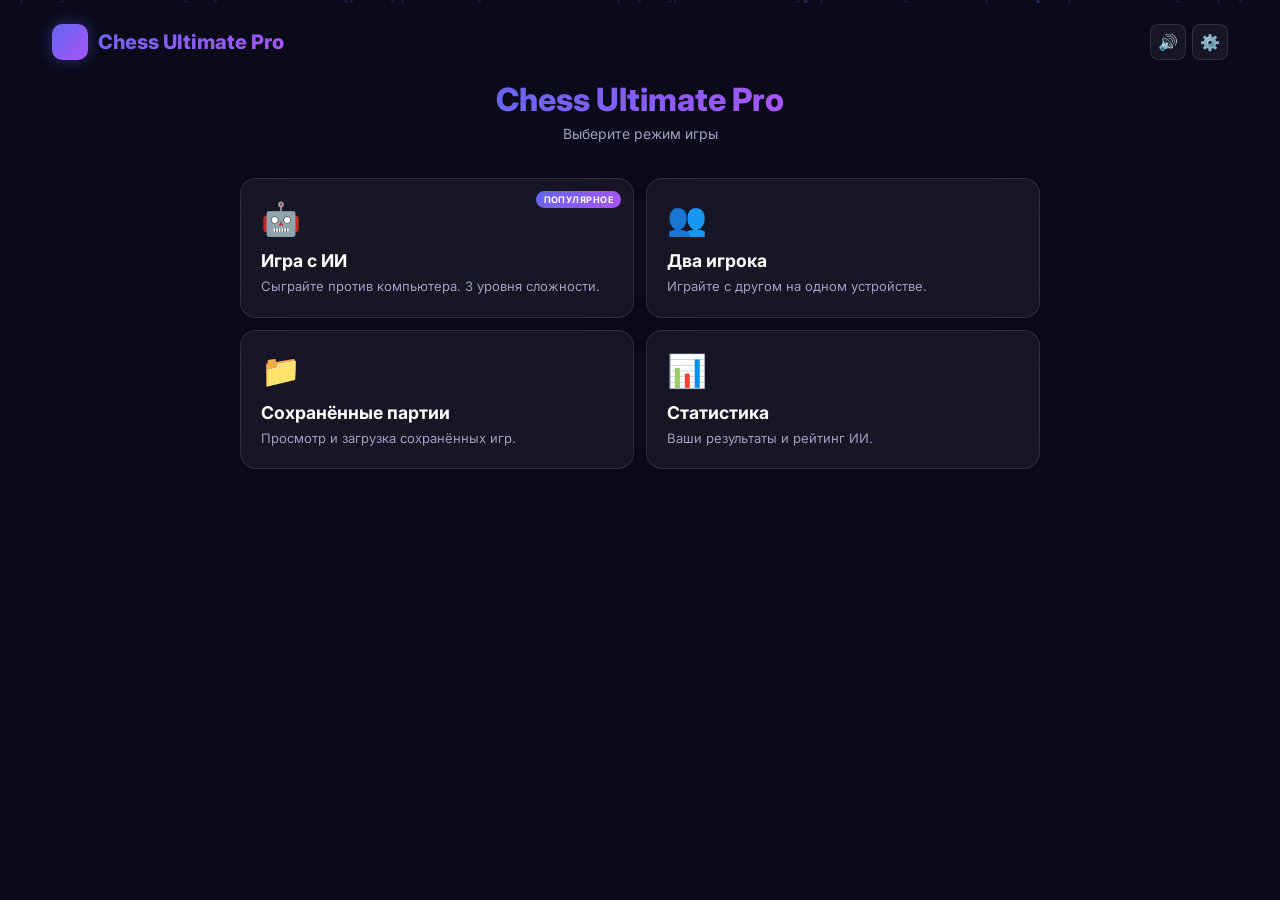
<file: index.html.html>
<!DOCTYPE html>
<html lang="ru">
<head>
<meta charset="UTF-8">
<meta name="viewport" content="width=device-width, initial-scale=1.0, maximum-scale=1.0, user-scalable=no">
<meta name="theme-color" content="#0f0f25">
<meta name="apple-mobile-web-app-capable" content="yes">
<meta name="apple-mobile-web-app-status-bar-style" content="black-translucent">
<meta name="description" content="Chess Ultimate Pro 2026 - Ультимативные шахматы с продвинутым ИИ">
<title>Chess Ultimate Pro 2026</title>
<link href="https://fonts.googleapis.com/css2?family=Inter:wght@300;400;500;600;700;800&family=JetBrains+Mono:wght@400;500;600&family=Poppins:wght@600;700;800&display=swap" rel="stylesheet">
<style>
:root{--bg-primary:#0a0a1a;--bg-secondary:#12122a;--bg-tertiary:#1e1e3f;--bg-glass:rgba(255,255,255,0.05);--text-primary:#ffffff;--text-secondary:#a0a0c0;--text-muted:#6a6a8a;--accent:#6366f1;--accent-secondary:#a855f7;--accent-glow:rgba(99,102,241,0.4);--light-square:#e8e4d9;--dark-square:#7d6b54;--light-square-hl:#f0ebdb;--dark-square-hl:#8f7b60;--selected:rgba(99,102,241,0.6);--valid-move:rgba(34,197,94,0.6);--valid-capture:rgba(239,68,68,0.8);--last-move:rgba(251,191,36,0.35);--check-hl:rgba(239,68,68,0.6);--border:rgba(255,255,255,0.1);--shadow:0 12px 48px rgba(0,0,0,0.6);--shadow-sm:0 4px 16px rgba(0,0,0,0.4)}
[data-theme="light"]{--bg-primary:#fafaf5;--bg-secondary:#f0f0e8;--bg-tertiary:#e5e5dc;--bg-glass:rgba(0,0,0,0.04);--text-primary:#1a1a2e;--text-secondary:#5a5a7a;--text-muted:#8a8a9a;--accent:#4f46e5;--accent-secondary:#9333ea;--accent-glow:rgba(79,70,229,0.25);--border:rgba(0,0,0,0.12);--shadow:0 12px 48px rgba(0,0,0,0.15);--shadow-sm:0 4px 16px rgba(0,0,0,0.1)}
[data-theme="classic"]{--bg-primary:#2a2a2a;--bg-secondary:#353535;--bg-tertiary:#404040;--bg-glass:rgba(255,255,255,0.05);--text-primary:#f0f0f0;--text-secondary:#c0c0c0;--text-muted:#909090;--accent:#d4af37;--accent-secondary:#c9a227;--accent-glow:rgba(212,175,55,0.35);--light-square:#eeeed2;--dark-square:#769656;--light-square-hl:#f7f789;--dark-square-hl:#8fb35a;--selected:rgba(212,175,55,0.5);--valid-move:rgba(106,168,79,0.6);--valid-capture:rgba(185,28,28,0.8);--last-move:rgba(250,204,21,0.4);--check-hl:rgba(185,28,28,0.6);--border:rgba(255,255,255,0.08);--shadow:0 12px 48px rgba(0,0,0,0.5)}
[data-theme="ocean"]{--bg-primary:#0d1f3a;--bg-secondary:#122a4a;--bg-tertiary:#1a3555;--bg-glass:rgba(0,180,216,0.05);--text-primary:#e8f4ff;--text-secondary:#8ab8e8;--text-muted:#5a8ab8;--accent:#00b4d8;--accent-secondary:#0077b6;--accent-glow:rgba(0,180,216,0.35);--light-square:#d4edff;--dark-square:#5a9bb8;--light-square-hl:#e4f5ff;--dark-square-hl:#6aabb8;--border:rgba(0,180,216,0.15)}
[data-theme="forest"]{--bg-primary:#0d2a0d;--bg-secondary:#123512;--bg-tertiary:#1a401a;--bg-glass:rgba(34,197,94,0.05);--text-primary:#e8f8e8;--text-secondary:#8ac88a;--text-muted:#5aa05a;--accent:#22c55e;--accent-secondary:#16a34a;--accent-glow:rgba(34,197,94,0.35);--light-square:#e8f8d0;--dark-square:#5a9a4a;--light-square-hl:#f0ffd0;--dark-square-hl:#6aaa5a;--border:rgba(34,197,94,0.12)}
[data-theme="sunset"]{--bg-primary:#2a0f1a;--bg-secondary:#351222;--bg-tertiary:#401a2a;--bg-glass:rgba(255,107,107,0.05);--text-primary:#ffe8ec;--text-secondary:#e89ab0;--text-muted:#b86a88;--accent:#ff6b6b;--accent-secondary:#ff8e53;--accent-glow:rgba(255,107,107,0.35);--light-square:#ffe8dc;--dark-square:#d46a6a;--light-square-hl:#fff0e8;--dark-square-hl:#e47a7a;--border:rgba(255,107,107,0.15)}
[data-theme="midnight"]{--bg-primary:#0a0f1f;--bg-secondary:#0f152a;--bg-tertiary:#1a2040;--bg-glass:rgba(99,102,241,0.04);--text-primary:#f0f4ff;--text-secondary:#90a0d0;--text-muted:#5a6a9a;--accent:#818cf8;--accent-secondary:#c084fc;--accent-glow:rgba(129,140,248,0.3);--light-square:#e0e4f0;--dark-square:#6a7090;--light-square-hl:#eceef8;--dark-square-hl:#7a80a0;--border:rgba(129,140,248,0.12)}
*{margin:0;padding:0;box-sizing:border-box;-webkit-tap-highlight-color:transparent;touch-action:manipulation}
body{font-family:Inter,-apple-system,BlinkMacSystemFont,sans-serif;background:var(--bg-primary);color:var(--text-primary);min-height:100vh;overflow-x:hidden;display:flex;flex-direction:column;align-items:center;transition:background .5s,color .5s}
.particles{position:fixed;inset:0;overflow:hidden;pointer-events:none;z-index:0}
.particle{position:absolute;width:3px;height:3px;background:var(--accent);border-radius:50%;opacity:.2;animation:float 20s infinite ease-in-out}
@keyframes float{0%,100%{transform:translateY(100vh) translateX(0);opacity:0}10%{opacity:.2}90%{opacity:.2}50%{transform:translateY(-200px) translateX(30px);opacity:.15}}
.app-container{position:relative;z-index:1;width:100%;max-width:1200px;padding:12px;display:flex;flex-direction:column;align-items:center;min-height:100vh}
.header{width:100%;display:flex;justify-content:space-between;align-items:center;padding:12px 0;margin-bottom:8px}
.logo{display:flex;align-items:center;gap:10px;font-size:1.25rem;font-weight:800;background:linear-gradient(135deg,var(--accent),var(--accent-secondary));-webkit-background-clip:text;-webkit-text-fill-color:transparent;background-clip:text}
.logo-icon{width:36px;height:36px;background:linear-gradient(135deg,var(--accent),var(--accent-secondary));border-radius:10px;display:flex;align-items:center;justify-content:center;font-size:1.25rem;box-shadow:0 0 15px var(--accent-glow);animation:pulse-glow 3s infinite ease-in-out}
@keyframes pulse-glow{0%,100%{box-shadow:0 0 15px var(--accent-glow)}50%{box-shadow:0 0 30px var(--accent-glow),0 0 50px rgba(139,92,246,0.15)}}
.header-actions{display:flex;gap:6px}
.icon-btn{width:36px;height:36px;border-radius:8px;border:1px solid var(--border);background:var(--bg-glass);backdrop-filter:blur(10px);color:var(--text-secondary);font-size:1rem;cursor:pointer;transition:all .3s cubic-bezier(.4,0,.2,1);display:flex;align-items:center;justify-content:center}
.icon-btn:hover{background:var(--bg-tertiary);color:var(--text-primary);transform:translateY(-2px);box-shadow:var(--shadow-sm)}
.icon-btn:active{transform:translateY(0) scale(.95)}
.screen{width:100%;display:none;animation:fadeIn .5s ease-out}
.screen.active{display:flex;flex-direction:column;align-items:center}
@keyframes fadeIn{from{opacity:0;transform:translateY(20px)}to{opacity:1;transform:translateY(0)}}
.menu-title{text-align:center;margin-bottom:20px}
.menu-title h1{font-size:clamp(1.5rem,5vw,2rem);font-weight:800;margin-bottom:6px;background:linear-gradient(135deg,var(--accent),var(--accent-secondary));-webkit-background-clip:text;-webkit-text-fill-color:transparent;background-clip:text}
.menu-title p{color:var(--text-secondary);font-size:.875rem}
.menu-grid{display:grid;grid-template-columns:repeat(auto-fit,minmax(260px,1fr));gap:12px;width:100%;max-width:800px;margin-top:16px}
.menu-card{background:var(--bg-glass);backdrop-filter:blur(20px);border:1px solid var(--border);border-radius:16px;padding:20px;cursor:pointer;transition:all .4s cubic-bezier(.4,0,.2,1);position:relative;overflow:hidden}
.menu-card::before{content:'';position:absolute;top:0;left:0;right:0;height:3px;background:linear-gradient(90deg,var(--accent),var(--accent-secondary));transform:scaleX(0);transition:transform .4s ease}
.menu-card:hover{transform:translateY(-3px);box-shadow:var(--shadow),0 0 30px var(--accent-glow);border-color:rgba(59,130,246,0.3)}
.menu-card:hover::before{transform:scaleX(1)}
.menu-card-icon{font-size:2rem;margin-bottom:12px;display:block;transition:transform .3s ease}
.menu-card:hover .menu-card-icon{transform:scale(1.1) rotate(-5deg)}
.menu-card-title{font-size:1.1rem;font-weight:700;margin-bottom:6px;color:var(--text-primary)}
.menu-card-desc{font-size:.8125rem;color:var(--text-secondary);line-height:1.5}
.menu-card-badge{position:absolute;top:12px;right:12px;background:linear-gradient(135deg,var(--accent),var(--accent-secondary));color:white;font-size:.5625rem;font-weight:700;padding:3px 8px;border-radius:12px;text-transform:uppercase;letter-spacing:.05em}
.color-select-grid{display:grid;grid-template-columns:1fr 1fr;gap:12px;margin:16px 0}
.color-option{padding:20px;border-radius:14px;border:2px solid var(--border);background:var(--bg-tertiary);cursor:pointer;transition:all .3s ease;text-align:center}
.color-option:hover{border-color:var(--accent);transform:translateY(-2px)}
.color-option.active{border-color:var(--accent);background:rgba(59,130,246,0.15);box-shadow:0 0 20px rgba(59,130,246,0.2)}
.color-option .piece-preview{font-size:3rem;margin-bottom:8px;display:block}
.color-option .color-label{font-size:.9375rem;font-weight:600}
.game-layout{display:flex;flex-direction:column;align-items:center;width:100%;gap:12px}
@media(min-width:900px){.game-layout{flex-direction:row;justify-content:center;align-items:flex-start;gap:16px}}
.board-area{display:flex;flex-direction:column;align-items:center;gap:10px;flex-shrink:0}
.player-panel{background:var(--bg-glass);backdrop-filter:blur(20px);border:1px solid var(--border);border-radius:14px;padding:10px 14px;display:flex;align-items:center;gap:10px;width:100%;max-width:min(85vw,520px);transition:all .3s ease;min-height:56px}
.player-panel.active-turn{border-color:var(--accent);box-shadow:0 0 15px var(--accent-glow);background:rgba(59,130,246,0.08)}
.player-avatar{width:40px;height:40px;border-radius:12px;background:linear-gradient(135deg,var(--accent),var(--accent-secondary));display:flex;align-items:center;justify-content:center;font-size:1.25rem;flex-shrink:0;transition:transform .3s ease}
.player-panel.active-turn .player-avatar{animation:avatar-pulse 2s infinite}
@keyframes avatar-pulse{0%,100%{transform:scale(1)}50%{transform:scale(1.08)}}
.player-info{flex:1;min-width:0}
.player-name{font-weight:600;font-size:.875rem;color:var(--text-primary);white-space:nowrap;overflow:hidden;text-overflow:ellipsis}
.player-status{font-size:.6875rem;color:var(--text-muted);margin-top:1px}
.player-timer{font-family:'JetBrains Mono',monospace;font-size:1rem;font-weight:600;color:var(--text-primary);background:var(--bg-secondary);padding:6px 12px;border-radius:8px;border:1px solid var(--border);transition:all .3s ease;min-width:64px;text-align:center}
.player-timer.low-time{color:#ef4444;border-color:rgba(239,68,68,0.5);animation:timer-pulse 1s infinite}
@keyframes timer-pulse{0%,100%{box-shadow:0 0 0 0 rgba(239,68,68,0.4)}50%{box-shadow:0 0 0 6px rgba(239,68,68,0)}}
.board-wrapper{position:relative;padding:8px;background:var(--bg-glass);backdrop-filter:blur(20px);border:1px solid var(--border);border-radius:16px;box-shadow:var(--shadow)}
.board-container{position:relative;width:min(92vw,520px);height:min(92vw,520px)}
@media(min-width:768px){.board-container{width:min(80vw,480px);height:min(80vw,480px)}}
@media(min-width:900px){.board-container{width:min(55vw,520px);height:min(55vw,520px)}}
.board{display:grid;grid-template-columns:repeat(8,1fr);grid-template-rows:repeat(8,1fr);width:100%;height:100%;border-radius:10px;overflow:hidden;position:relative}
.square{position:relative;display:flex;align-items:center;justify-content:center;cursor:pointer;transition:background .15s ease;user-select:none;overflow:hidden}
.square.light{background:var(--light-square)}
.square.dark{background:var(--dark-square)}
.square.light:hover{background:var(--light-square-hl)}
.square.dark:hover{background:var(--dark-square-hl)}
.square.selected{background:var(--selected)!important;box-shadow:inset 0 0 15px rgba(139,92,246,0.3)}
.square.last-move{background:var(--last-move)!important}
.square.check{background:var(--check-hl)!important;animation:check-pulse 1.2s infinite}
@keyframes check-pulse{0%,100%{box-shadow:inset 0 0 15px rgba(239,68,68,0.3)}50%{box-shadow:inset 0 0 30px rgba(239,68,68,0.6)}}
.square.valid-move::after{content:'';position:absolute;width:28%;height:28%;background:var(--valid-move);border-radius:50%;animation:dot-in .25s ease-out}
.square.valid-capture::after{content:'';position:absolute;inset:0;border:3px solid var(--valid-capture);border-radius:0;animation:ring-in .25s ease-out}
@keyframes dot-in{from{transform:scale(0);opacity:0}to{transform:scale(1);opacity:1}}
@keyframes ring-in{from{transform:scale(1.3);opacity:0}to{transform:scale(1);opacity:1}}
.board.shake{animation:board-shake 0.4s ease-in-out}
@keyframes board-shake{0%,100%{transform:translateX(0)}15%{transform:translateX(-4px) rotate(-0.5deg)}30%{transform:translateX(4px) rotate(0.5deg)}45%{transform:translateX(-3px)}60%{transform:translateX(3px)}75%{transform:translateX(-1px)}90%{transform:translateX(1px)}}
.board-wrapper{position:relative}
.piece-trail{position:absolute;pointer-events:none;z-index:4;height:4px;border-radius:3px;animation:trail-line 4s ease-out forwards}
.piece-trail.trail-white{background:linear-gradient(90deg,rgba(255,255,255,0.95),rgba(255,255,255,0.6),rgba(255,255,255,0.15),transparent);box-shadow:0 0 10px rgba(255,255,255,0.6),0 0 20px rgba(255,255,255,0.2)}
.piece-trail.trail-black{background:linear-gradient(90deg,rgba(26,26,26,0.95),rgba(26,26,26,0.6),rgba(26,26,26,0.15),transparent);box-shadow:0 0 10px rgba(0,0,0,0.5),0 0 20px rgba(0,0,0,0.15)}
@keyframes trail-line{0%{opacity:0.9}20%{opacity:0.75}50%{opacity:0.4}80%{opacity:0.15}100%{opacity:0}}
.piece{font-size:clamp(1.8rem,10vw,3rem);line-height:1;z-index:2;transition:transform .12s cubic-bezier(.4,0,.2,1);cursor:grab;position:relative}
.piece:active{cursor:grabbing;transform:scale(1.12)}
.piece.white{color:#ffffff;text-shadow:-1px -1px 0 #000,1px -1px 0 #000,-1px 1px 0 #000,1px 1px 0 #000,0 2px 4px rgba(0,0,0,0.5)}
.piece.black{color:#1a1a1a;text-shadow:0 1px 2px rgba(255,255,255,0.15)}
.piece.capturing{animation:capture-anim .4s ease-out forwards}
@keyframes capture-anim{0%{transform:scale(1) rotate(0)}20%{transform:scale(1.5) rotate(-15deg)}50%{transform:scale(1.2) rotate(10deg);opacity:.8}70%{transform:scale(.6) rotate(-20deg);opacity:.3}100%{transform:scale(0) rotate(30deg);opacity:0}}
.piece.moving{animation:move-anim .25s ease-out}
@keyframes move-anim{0%{transform:scale(1)}50%{transform:scale(1.15)}100%{transform:scale(1)}}
.capture-effect{position:absolute;inset:0;pointer-events:none;z-index:60;display:flex;align-items:center;justify-content:center}
.capture-effect span{font-size:clamp(2.5rem,14vw,4rem);animation:capture-boom .6s cubic-bezier(.34,1.56,.64,1) forwards;filter:drop-shadow(0 0 10px rgba(255,200,0,0.8))}
@keyframes capture-boom{0%{transform:scale(0) rotate(-30deg);opacity:0}30%{transform:scale(1.8) rotate(10deg);opacity:1}60%{transform:scale(1.4) rotate(-5deg);opacity:.9}100%{transform:scale(3) rotate(0);opacity:0}}
.coord{position:absolute;font-family:'JetBrains Mono',monospace;font-size:clamp(.5rem,1.5vw,.625rem);font-weight:600;color:rgba(0,0,0,0.5);pointer-events:none;z-index:1}
.coord-file{bottom:2px;right:3px}
.coord-rank{top:2px;left:3px}
.side-panel{display:flex;flex-direction:column;gap:10px;width:100%;max-width:min(92vw,520px)}
@media(min-width:900px){.side-panel{width:280px;max-width:280px}}
.panel-card{background:var(--bg-glass);backdrop-filter:blur(20px);border:1px solid var(--border);border-radius:14px;padding:14px}
.panel-title{font-size:.75rem;font-weight:600;color:var(--text-secondary);text-transform:uppercase;letter-spacing:.05em;margin-bottom:10px;display:flex;align-items:center;gap:6px}
.captured-area{display:flex;flex-wrap:wrap;gap:3px;min-height:28px;align-items:center}
.captured-piece{font-size:1.1rem;animation:captured-in .4s cubic-bezier(.34,1.56,.64,1);display:inline-block}
@keyframes captured-in{from{transform:scale(2) rotate(20deg);opacity:0}to{transform:scale(1) rotate(0);opacity:.7}}
.captured-divider{height:1px;background:var(--border);margin:6px 0}
.move-list{max-height:160px;overflow-y:auto;font-family:'JetBrains Mono',monospace;font-size:.75rem;display:grid;grid-template-columns:auto 1fr 1fr;gap:3px 10px}
.move-list::-webkit-scrollbar{width:3px}
.move-list::-webkit-scrollbar-thumb{background:var(--border);border-radius:3px}
.move-number{color:var(--text-muted);text-align:right;padding:2px 0}
.move-entry{color:var(--text-primary);cursor:pointer;padding:2px 6px;border-radius:3px;transition:background .15s;white-space:nowrap;overflow:hidden;text-overflow:ellipsis}
.move-entry:hover{background:var(--bg-tertiary)}
.move-entry.current{background:rgba(59,130,246,0.2)!important;color:var(--accent)!important}
.controls-grid{display:grid;grid-template-columns:repeat(4,1fr);gap:6px}
.control-btn{background:var(--bg-secondary);border:1px solid var(--border);border-radius:8px;padding:8px 4px;color:var(--text-secondary);font-size:.75rem;cursor:pointer;transition:all .2s ease;display:flex;flex-direction:column;align-items:center;gap:3px}
.control-btn:hover{background:var(--bg-tertiary);color:var(--text-primary);transform:translateY(-2px);border-color:var(--accent)}
.control-btn:active{transform:translateY(0) scale(.95)}
.control-btn .icon{font-size:1.1rem}
.control-btn .label{font-size:.625rem;font-weight:500}
.exit-btn{width:100%;margin-top:8px;padding:10px;border-radius:10px;border:1px solid var(--border);background:var(--bg-tertiary);color:var(--text-secondary);font-size:.8125rem;font-weight:600;cursor:pointer;transition:all .2s ease;display:flex;align-items:center;justify-content:center;gap:6px}
.exit-btn:hover{background:rgba(239,68,68,0.1);border-color:rgba(239,68,68,0.4);color:#ef4444}
.exit-btn:active{transform:scale(.98)}
.ai-thinking{display:none;align-items:center;gap:8px;padding:6px 14px;background:rgba(139,92,246,0.08);border:1px solid rgba(139,92,246,0.2);border-radius:8px;font-size:.8125rem;color:var(--accent-secondary);width:fit-content}
.ai-thinking.active{display:flex;animation:thinking-fade .3s ease}
@keyframes thinking-fade{from{opacity:0;transform:translateY(5px)}to{opacity:1;transform:translateY(0)}}
.thinking-dots{display:flex;gap:4px}
.thinking-dot{width:5px;height:5px;background:var(--accent-secondary);border-radius:50%;animation:thinking-bounce 1.4s infinite ease-in-out both}
.thinking-dot:nth-child(1){animation-delay:-.32s}.thinking-dot:nth-child(2){animation-delay:-.16s}
@keyframes thinking-bounce{0%,80%,100%{transform:scale(0)}40%{transform:scale(1)}}
.modal-overlay{position:fixed;inset:0;background:rgba(0,0,0,0.75);backdrop-filter:blur(12px);z-index:1000;display:none;align-items:center;justify-content:center;padding:16px;animation:fadeIn .3s ease}
.modal-overlay.active{display:flex}
.modal{background:var(--bg-secondary);border:1px solid var(--border);border-radius:20px;padding:28px;max-width:420px;width:100%;text-align:center;animation:modal-in .4s cubic-bezier(.34,1.56,.64,1);box-shadow:var(--shadow);max-height:90vh;overflow-y:auto}
@keyframes modal-in{from{transform:scale(.85) translateY(20px);opacity:0}to{transform:scale(1) translateY(0);opacity:1}}
.modal-icon{font-size:3.5rem;margin-bottom:12px;display:block;animation:bounce-in .6s cubic-bezier(.34,1.56,.64,1)}
@keyframes bounce-in{0%{transform:scale(0)}60%{transform:scale(1.15)}100%{transform:scale(1)}}
.modal-title{font-size:1.35rem;font-weight:700;margin-bottom:6px;color:var(--text-primary)}
.modal-text{color:var(--text-secondary);margin-bottom:20px;line-height:1.5;font-size:.875rem}
.modal-buttons{display:flex;gap:10px;justify-content:center;flex-wrap:wrap}
.btn{padding:10px 20px;border-radius:10px;font-weight:600;font-size:.875rem;cursor:pointer;transition:all .25s ease;border:none;outline:none}
.btn-primary{background:linear-gradient(135deg,var(--accent),var(--accent-secondary));color:white;box-shadow:0 4px 12px var(--accent-glow)}
.btn-primary:hover{transform:translateY(-2px);box-shadow:0 6px 20px var(--accent-glow)}
.btn-primary:active{transform:translateY(0) scale(.97)}
.btn-secondary{background:var(--bg-tertiary);color:var(--text-primary);border:1px solid var(--border)}
.btn-secondary:hover{background:var(--bg-glass);border-color:var(--accent)}
.btn-full{width:100%;margin-top:8px}
.difficulty-grid{display:grid;grid-template-columns:repeat(3,1fr);gap:8px;margin:14px 0}
.difficulty-btn{padding:14px 6px;border-radius:10px;border:2px solid var(--border);background:var(--bg-tertiary);color:var(--text-secondary);cursor:pointer;transition:all .3s ease;font-weight:600;font-size:.8125rem}
.difficulty-btn:hover{border-color:var(--accent);color:var(--text-primary);transform:translateY(-2px)}
.difficulty-btn.active{border-color:var(--accent);background:rgba(59,130,246,0.15);color:var(--accent);box-shadow:0 0 15px rgba(59,130,246,0.1)}
.promotion-options{display:flex;gap:10px;justify-content:center;margin-top:14px}
.promotion-piece{width:52px;height:52px;background:var(--bg-tertiary);border:2px solid var(--border);border-radius:10px;display:flex;align-items:center;justify-content:center;font-size:1.75rem;cursor:pointer;transition:all .3s ease}
.promotion-piece:hover{border-color:var(--accent);transform:translateY(-4px) scale(1.1);box-shadow:0 8px 20px rgba(59,130,246,0.25)}
.promotion-piece:active{transform:translateY(-2px) scale(1.05)}
.settings-group{margin-bottom:16px}
.settings-label{font-size:.75rem;font-weight:600;color:var(--text-secondary);margin-bottom:8px;display:block;text-transform:uppercase;letter-spacing:.03em}
.toggle{display:flex;align-items:center;justify-content:space-between;padding:10px 0;border-bottom:1px solid var(--border)}
.toggle-label{font-size:.875rem;color:var(--text-primary)}
.toggle-switch{width:44px;height:24px;background:var(--bg-tertiary);border-radius:12px;position:relative;cursor:pointer;transition:background .3s ease;border:1px solid var(--border)}
.toggle-switch.active{background:var(--accent)}
.toggle-switch::after{content:'';position:absolute;width:18px;height:18px;background:white;border-radius:50%;top:2px;left:2px;transition:transform .3s cubic-bezier(.4,0,.2,1);box-shadow:0 2px 4px rgba(0,0,0,0.2)}
.toggle-switch.active::after{transform:translateX(20px)}
.time-options{display:grid;grid-template-columns:repeat(3,1fr);gap:6px}
.time-btn{padding:10px;border-radius:8px;border:1px solid var(--border);background:var(--bg-tertiary);color:var(--text-secondary);cursor:pointer;transition:all .2s ease;font-size:.75rem;font-weight:500}
.time-btn:hover{border-color:var(--accent);color:var(--text-primary)}
.time-btn.active{background:rgba(59,130,246,0.15);border-color:var(--accent);color:var(--accent)}
.theme-grid{display:grid;grid-template-columns:repeat(3,1fr);gap:8px;margin:10px 0}
.theme-btn{padding:10px 6px;border-radius:10px;border:2px solid var(--border);background:var(--bg-tertiary);cursor:pointer;transition:all .3s ease;font-size:.75rem;font-weight:600;color:var(--text-secondary)}
.theme-btn:hover{border-color:var(--accent);transform:translateY(-2px);color:var(--text-primary)}
.theme-btn.active{border-color:var(--accent);background:rgba(59,130,246,0.15);color:var(--accent);box-shadow:0 0 15px rgba(59,130,246,0.1)}
.theme-btn .theme-preview{display:block;width:100%;height:14px;border-radius:6px;margin-bottom:6px;border:1px solid var(--border)}
.theme-btn[data-theme="dark"] .theme-preview{background:linear-gradient(135deg,#0a0a1a,#1e1e3f)}
.theme-btn[data-theme="light"] .theme-preview{background:linear-gradient(135deg,#fafaf5,#e5e5dc)}
.theme-btn[data-theme="classic"] .theme-preview{background:linear-gradient(135deg,#2a2a2a,#404040)}
.theme-btn[data-theme="ocean"] .theme-preview{background:linear-gradient(135deg,#0d1f3a,#1a3555)}
.theme-btn[data-theme="forest"] .theme-preview{background:linear-gradient(135deg,#0d2a0d,#1a401a)}
.theme-btn[data-theme="sunset"] .theme-preview{background:linear-gradient(135deg,#2a0f1a,#401a2a)}
.theme-btn[data-theme="midnight"] .theme-preview{background:linear-gradient(135deg,#0a0f1f,#1a2040)}
.stats-grid{display:grid;grid-template-columns:repeat(3,1fr);gap:8px;margin:10px 0}
.stat-card{background:var(--bg-tertiary);border:1px solid var(--border);border-radius:10px;padding:12px 6px;text-align:center}
.stat-value{font-size:1.25rem;font-weight:700;color:var(--accent)}
.stat-label{font-size:.625rem;color:var(--text-muted);margin-top:2px;text-transform:uppercase;letter-spacing:.03em}
.elo-display{background:linear-gradient(135deg,var(--accent),var(--accent-secondary));color:white;padding:12px 16px;border-radius:12px;margin:10px 0;text-align:center}
.elo-value{font-size:1.5rem;font-weight:800}
.elo-label{font-size:.6875rem;opacity:.9;text-transform:uppercase;letter-spacing:.05em}
.elo-diff{font-size:.75rem;margin-top:4px}
.elo-diff.positive{color:#86efac}.elo-diff.negative{color:#fca5a5}
.history-list{max-height:200px;overflow-y:auto;display:flex;flex-direction:column;gap:6px}
.history-item{background:var(--bg-tertiary);border:1px solid var(--border);border-radius:10px;padding:10px 12px;cursor:pointer;transition:all .2s ease;text-align:left}
.history-item:hover{border-color:var(--accent);transform:translateX(4px)}
.history-item-header{display:flex;justify-content:space-between;align-items:center;margin-bottom:4px}
.history-item-title{font-weight:600;font-size:.8125rem;color:var(--text-primary)}
.history-item-date{font-size:.625rem;color:var(--text-muted)}
.history-item-meta{display:flex;gap:8px;font-size:.6875rem;color:var(--text-secondary)}
.history-item-result{font-weight:600}
.history-item-result.win{color:#22c55e}.history-item-result.loss{color:#ef4444}.history-item-result.draw{color:#eab308}
.history-empty{text-align:center;color:var(--text-muted);padding:20px;font-size:.8125rem}
.saved-games-list{max-height:240px;overflow-y:auto;display:flex;flex-direction:column;gap:6px}
.saved-game-item{background:var(--bg-tertiary);border:1px solid var(--border);border-radius:10px;padding:10px 12px;cursor:pointer;transition:all .2s ease;text-align:left;display:flex;justify-content:space-between;align-items:center}
.saved-game-item:hover{border-color:var(--accent)}
.saved-game-info{flex:1}
.saved-game-title{font-weight:600;font-size:.8125rem;color:var(--text-primary)}
.saved-game-meta{font-size:.625rem;color:var(--text-muted);margin-top:2px}
.saved-game-actions{display:flex;gap:4px}
.saved-game-btn{width:28px;height:28px;border-radius:6px;border:1px solid var(--border);background:var(--bg-secondary);color:var(--text-secondary);cursor:pointer;display:flex;align-items:center;justify-content:center;font-size:.75rem;transition:all .2s}
.saved-game-btn:hover{background:var(--accent);color:white;border-color:var(--accent)}
.toast{position:fixed;bottom:20px;left:50%;transform:translateX(-50%) translateY(100px);background:var(--bg-secondary);border:1px solid var(--border);border-radius:10px;padding:10px 20px;color:var(--text-primary);font-weight:500;z-index:2000;opacity:0;transition:all .4s cubic-bezier(.34,1.56,.64,1);box-shadow:var(--shadow);white-space:nowrap;font-size:.875rem}
.toast.show{transform:translateX(-50%) translateY(0);opacity:1}
::-webkit-scrollbar{width:4px}
::-webkit-scrollbar-track{background:transparent}
::-webkit-scrollbar-thumb{background:var(--border);border-radius:2px}
@media(max-width:640px){
.app-container{padding:8px}.header{padding:8px 0}.logo{font-size:1.1rem}.logo-icon{width:32px;height:32px;font-size:1rem}
.menu-grid{grid-template-columns:1fr;gap:10px}.menu-card{padding:16px}.menu-card-icon{font-size:1.75rem}
.controls-grid{grid-template-columns:repeat(2,1fr)}.control-btn{padding:8px 2px}
.player-panel{padding:8px 10px;min-height:48px}.player-avatar{width:34px;height:34px;font-size:1rem}
.player-timer{font-size:.875rem;padding:4px 8px;min-width:52px}
.piece{font-size:clamp(1.6rem,11vw,2.2rem)}.modal{padding:20px;margin:12px}
.side-panel{max-width:100%}.board-container{width:min(96vw,100%)}
.theme-grid{grid-template-columns:repeat(2,1fr)}.stats-grid{grid-template-columns:repeat(3,1fr)}
}
@media(max-width:380px){
.piece{font-size:clamp(1.4rem,10vw,1.8rem)}.coord{font-size:.4375rem}.player-name{font-size:.8125rem}
}
.pgn-area{width:100%;min-height:80px;background:var(--bg-tertiary);border:1px solid var(--border);border-radius:8px;padding:10px;font-family:'JetBrains Mono',monospace;font-size:.6875rem;color:var(--text-secondary);resize:vertical;outline:none}
.pgn-area:focus{border-color:var(--accent)}
.rating-bar{width:100%;height:6px;background:var(--bg-tertiary);border-radius:3px;overflow:hidden;margin:8px 0}
.rating-bar-fill{height:100%;background:linear-gradient(90deg,var(--accent),var(--accent-secondary));border-radius:3px;transition:width .5s ease}

.destruction-flash{position:absolute;inset:0;pointer-events:none;z-index:50;background:radial-gradient(circle,rgba(255,220,80,0.95) 0%,rgba(255,150,0,0.6) 40%,transparent 75%);animation:flash-out 0.5s ease-out forwards}
@keyframes flash-out{0%{opacity:1;transform:scale(0.3)}30%{opacity:0.9;transform:scale(1.2)}100%{opacity:0;transform:scale(2)}}
</style>
<base target="_blank">
</head>
<body>
<div class="particles" id="particles"></div>
<div class="app-container">
<header class="header">
<div class="logo"><div class="logo-icon">♟️</div><span>Chess Ultimate Pro</span></div>
<div class="header-actions">
<button class="icon-btn" id="btn-sound" title="Звук">🔊</button>
<button class="icon-btn" id="btn-settings" title="Настройки">⚙️</button>
</div>
</header>
<div class="screen active" id="screen-menu">
<div class="menu-title"><h1>Chess Ultimate Pro</h1><p>Выберите режим игры</p></div>
<div class="menu-grid">
<div class="menu-card" onclick="showColorSelect('ai')"><span class="menu-card-icon">🤖</span><div class="menu-card-title">Игра с ИИ</div><div class="menu-card-desc">Сыграйте против компьютера. 3 уровня сложности.</div><span class="menu-card-badge">Популярное</span></div>
<div class="menu-card" onclick="startGame('pvp')"><span class="menu-card-icon">👥</span><div class="menu-card-title">Два игрока</div><div class="menu-card-desc">Играйте с другом на одном устройстве.</div></div>
<div class="menu-card" onclick="showSavedGames()"><span class="menu-card-icon">📁</span><div class="menu-card-title">Сохранённые партии</div><div class="menu-card-desc">Просмотр и загрузка сохранённых игр.</div></div>
<div class="menu-card" onclick="showStats()"><span class="menu-card-icon">📊</span><div class="menu-card-title">Статистика</div><div class="menu-card-desc">Ваши результаты и рейтинг ИИ.</div></div>

</div>
</div>
<div class="screen" id="screen-color-select">
<div class="menu-title"><h1>Выберите цвет</h1><p>За кого будете играть?</p></div>
<div style="width:100%;max-width:400px;">
<div class="color-select-grid">
<div class="color-option active" id="opt-white" onclick="selectPlayerColor('white')"><span class="piece-preview">♔</span><span class="color-label">Белые</span><span style="font-size:.75rem;color:var(--text-muted);display:block;margin-top:4px">Ходят первыми</span></div>
<div class="color-option" id="opt-black" onclick="selectPlayerColor('black')"><span class="piece-preview">♚</span><span class="color-label">Чёрные</span><span style="font-size:.75rem;color:var(--text-muted);display:block;margin-top:4px">Ходят вторыми</span></div>
</div>
<div class="modal-buttons" style="margin-top:20px"><button class="btn btn-primary" style="flex:1" onclick="confirmColorSelection()">Играть</button><button class="btn btn-secondary" onclick="showMenu()">Назад</button></div>
</div>
</div>
<div class="screen" id="screen-game">
<div class="game-layout">
<div class="board-area">
<div class="player-panel" id="panel-black"><div class="player-avatar" id="avatar-black">♚</div><div class="player-info"><div class="player-name" id="name-black">Чёрные</div><div class="player-status" id="status-black">Ожидание...</div></div><div class="player-timer" id="timer-black">--:--</div></div>
<div class="board-wrapper"><div class="board-container"><div class="board" id="board"></div></div></div>
<div class="player-panel active-turn" id="panel-white"><div class="player-avatar" id="avatar-white">♔</div><div class="player-info"><div class="player-name" id="name-white">Белые</div><div class="player-status" id="status-white">Ваш ход</div></div><div class="player-timer" id="timer-white">--:--</div></div>
<div class="ai-thinking" id="ai-thinking"><span>ИИ думает</span><div class="thinking-dots"><div class="thinking-dot"></div><div class="thinking-dot"></div><div class="thinking-dot"></div></div></div>
</div>
<div class="side-panel">
<div class="panel-card"><div class="panel-title">⚔️ Взятые фигуры</div><div class="captured-area" id="captured-white"></div><div class="captured-divider"></div><div class="captured-area" id="captured-black"></div></div>
<div class="panel-card"><div class="panel-title">📜 Ходы</div><div class="move-list" id="move-list"></div></div>
<div class="panel-card"><div class="panel-title">🎮 Управление</div><div class="controls-grid"><button class="control-btn" onclick="undoMove()"><span class="icon">↩️</span><span class="label">Отмена</span></button><button class="control-btn" onclick="showHint()"><span class="icon">💡</span><span class="label">Подсказка</span></button><button class="control-btn" onclick="offerDraw()"><span class="icon">🤝</span><span class="label">Ничья</span></button><button class="control-btn" onclick="resignGame()"><span class="icon">🏳️</span><span class="label">Сдаться</span></button></div><button class="exit-btn" onclick="confirmExitToMenu()">🏠 Выход в главное меню</button></div>
<div class="panel-card"><div class="panel-title">💾 Сохранение</div><div class="controls-grid"><button class="control-btn" onclick="saveCurrentGame()"><span class="icon">💾</span><span class="label">Сохранить</span></button><button class="control-btn" onclick="exportPGN()"><span class="icon">📋</span><span class="label">Экспорт PGN</span></button><button class="control-btn" onclick="importPGN()"><span class="icon">📥</span><span class="label">Импорт PGN</span></button><button class="control-btn" onclick="copyFEN()"><span class="icon">🔗</span><span class="label">Копировать FEN</span></button></div></div>
</div>
</div>
</div>
<div class="screen" id="screen-saved-games">
<div class="menu-title"><h1>📁 Сохранённые партии</h1><p>Загрузите или удалите сохранённые игры</p></div>
<div style="width:100%;max-width:600px;"><div class="saved-games-list" id="saved-games-list"></div><div class="modal-buttons" style="margin-top:20px"><button class="btn btn-secondary" onclick="showMenu()">🏠 В меню</button><button class="btn btn-primary" onclick="exportAllGames()">📤 Экспорт всех</button></div></div>
</div>
<div class="screen" id="screen-stats">
<div class="menu-title"><h1>📊 Статистика</h1><p>Ваши достижения и рейтинг</p></div>
<div style="width:100%;max-width:500px;">
<div class="elo-display" id="elo-display"><div class="elo-label">Ваш рейтинг</div><div class="elo-value" id="elo-value">1200</div><div class="rating-bar"><div class="rating-bar-fill" id="rating-bar-fill" style="width:50%"></div></div><div class="elo-diff" id="elo-diff"></div></div>
<div class="panel-card" style="margin-top:16px"><div class="panel-title">🏆 Общая статистика</div><div class="stats-grid"><div class="stat-card"><div class="stat-value" id="stat-wins">0</div><div class="stat-label">Победы</div></div><div class="stat-card"><div class="stat-value" id="stat-losses">0</div><div class="stat-label">Поражения</div></div><div class="stat-card"><div class="stat-value" id="stat-draws">0</div><div class="stat-label">Ничьи</div></div><div class="stat-card"><div class="stat-value" id="stat-total">0</div><div class="stat-label">Всего</div></div><div class="stat-card"><div class="stat-value" id="stat-winrate">0%</div><div class="stat-label">Винрейт</div></div><div class="stat-card"><div class="stat-value" id="stat-best">1200</div><div class="stat-label">Макс. рейтинг</div></div></div></div>
<div class="panel-card" style="margin-top:10px"><div class="panel-title">📈 История игр</div><div class="history-list" id="history-list"></div></div>
<div class="modal-buttons" style="margin-top:20px"><button class="btn btn-secondary" onclick="showMenu()">🏠 В меню</button><button class="btn btn-primary" onclick="resetStats()">🗑️ Сбросить статистику</button></div>
</div>
</div>
</div>
<div class="modal-overlay" id="modal-difficulty"><div class="modal"><span class="modal-icon">🎯</span><div class="modal-title">Сложность ИИ</div><div class="modal-text">Выберите уровень сложности</div><div class="difficulty-grid"><button class="difficulty-btn" data-level="1" onclick="selectDifficulty(1)"><div>🌱</div><div>Лёгкий</div></button><button class="difficulty-btn active" data-level="2" onclick="selectDifficulty(2)"><div>⚡</div><div>Средний</div></button><button class="difficulty-btn" data-level="3" onclick="selectDifficulty(3)"><div>🔥</div><div>Сложный</div></button></div><div class="modal-buttons"><button class="btn btn-primary" onclick="startAIGame()">Начать</button><button class="btn btn-secondary" onclick="closeModal('modal-difficulty')">Отмена</button></div></div></div>
<div class="modal-overlay" id="modal-gameover"><div class="modal"><span class="modal-icon" id="gameover-icon">🏆</span><div class="modal-title" id="gameover-title">Победа!</div><div class="modal-text" id="gameover-text"></div><div class="modal-buttons"><button class="btn btn-primary" onclick="newGame()">🔄 Новая игра</button><button class="btn btn-secondary" onclick="showMenu()">🏠 В меню</button></div></div></div>
<div class="modal-overlay" id="modal-promotion"><div class="modal"><span class="modal-icon">👑</span><div class="modal-title">Превращение пешки</div><div class="modal-text">Выберите фигуру</div><div class="promotion-options" id="promotion-options"></div></div></div>
<div class="modal-overlay" id="modal-settings"><div class="modal" style="max-width:460px"><span class="modal-icon">⚙️</span><div class="modal-title">Настройки</div><div class="settings-group"><span class="settings-label">⏱️ Время на партию</span><div class="time-options"><button class="time-btn" data-time="0" onclick="selectTime(0)">Без времени</button><button class="time-btn" data-time="3" onclick="selectTime(3)">3 мин</button><button class="time-btn active" data-time="5" onclick="selectTime(5)">5 мин</button><button class="time-btn" data-time="10" onclick="selectTime(10)">10 мин</button><button class="time-btn" data-time="15" onclick="selectTime(15)">15 мин</button><button class="time-btn" data-time="30" onclick="selectTime(30)">30 мин</button></div></div><div class="settings-group"><span class="settings-label">🎨 Тема оформления</span><div class="theme-grid"><button class="theme-btn active" data-theme="dark" onclick="selectTheme('dark')"><span class="theme-preview"></span>Тёмная</button><button class="theme-btn" data-theme="light" onclick="selectTheme('light')"><span class="theme-preview"></span>Светлая</button><button class="theme-btn" data-theme="classic" onclick="selectTheme('classic')"><span class="theme-preview"></span>Классика</button><button class="theme-btn" data-theme="ocean" onclick="selectTheme('ocean')"><span class="theme-preview"></span>Океан</button><button class="theme-btn" data-theme="forest" onclick="selectTheme('forest')"><span class="theme-preview"></span>Лес</button><button class="theme-btn" data-theme="sunset" onclick="selectTheme('sunset')"><span class="theme-preview"></span>Закат</button><button class="theme-btn" data-theme="midnight" onclick="selectTheme('midnight')"><span class="theme-preview"></span>Полночь</button></div></div><div class="settings-group"><span class="settings-label">🎮 Игровые настройки</span><div class="toggle"><span class="toggle-label">Подсказки ходов</span><div class="toggle-switch active" id="toggle-hints" onclick="toggleSetting('hints')"></div></div><div class="toggle"><span class="toggle-label">Звуковые эффекты</span><div class="toggle-switch active" id="toggle-sound" onclick="toggleSetting('sound')"></div></div><div class="toggle"><span class="toggle-label">Координаты на доске</span><div class="toggle-switch active" id="toggle-coords" onclick="toggleSetting('coords')"></div></div><div class="toggle"><span class="toggle-label">Анимации</span><div class="toggle-switch active" id="toggle-animations" onclick="toggleSetting('animations')"></div></div><div class="toggle"><span class="toggle-label">Автосохранение партий</span><div class="toggle-switch active" id="toggle-autosave" onclick="toggleSetting('autosave')"></div></div></div><div class="modal-buttons" style="margin-top:16px"><button class="btn btn-primary" style="flex:1" onclick="closeModal('modal-settings')">Готово</button></div></div></div>

<div class="modal-overlay" id="modal-exit-confirm"><div class="modal"><span class="modal-icon">⚠️</span><div class="modal-title">Выйти в меню?</div><div class="modal-text">Текущая партия будет потеряна. Вы уверены?</div><div class="modal-buttons"><button class="btn btn-primary" onclick="doExitToMenu()">🏠 Выйти</button><button class="btn btn-secondary" onclick="closeModal('modal-exit-confirm')">Продолжить игру</button></div></div></div>
<div class="modal-overlay" id="modal-pgn-export"><div class="modal" style="max-width:500px"><span class="modal-icon">📋</span><div class="modal-title">Экспорт PGN</div><div class="modal-text">Скопируйте нотацию партии</div><textarea class="pgn-area" id="pgn-text" readonly></textarea><div class="modal-buttons" style="margin-top:12px"><button class="btn btn-primary" onclick="copyPGNToClipboard()">📋 Копировать</button><button class="btn btn-secondary" onclick="closeModal('modal-pgn-export')">Закрыть</button></div></div></div>
<div class="modal-overlay" id="modal-pgn-import"><div class="modal" style="max-width:500px"><span class="modal-icon">📥</span><div class="modal-title">Импорт PGN</div><div class="modal-text">Вставьте нотацию партии</div><textarea class="pgn-area" id="pgn-import-text" placeholder="[Event &quot;Casual Game&quot;]... 1. e4 e5 2. Nf3..."></textarea><div class="modal-buttons" style="margin-top:12px"><button class="btn btn-primary" onclick="processPGNImport()">📥 Загрузить</button><button class="btn btn-secondary" onclick="closeModal('modal-pgn-import')">Отмена</button></div></div></div>

<div class="toast" id="toast"></div>
<script>
const PIECES={'K':'♔','Q':'♕','R':'♖','B':'♗','N':'♘','P':'♙','k':'♚','q':'♛','r':'♜','b':'♝','n':'♞','p':'♟'};
const PIECE_VALUES={p:100,n:320,b:330,r:500,q:900,k:20000};
const PST={p:[[0,0,0,0,0,0,0,0],[50,50,50,50,50,50,50,50],[10,10,20,30,30,20,10,10],[5,5,10,25,25,10,5,5],[0,0,0,20,20,0,0,0],[5,-5,-10,0,0,-10,-5,5],[5,10,10,-20,-20,10,10,5],[0,0,0,0,0,0,0,0]],n:[[-50,-40,-30,-30,-30,-30,-40,-50],[-40,-20,0,0,0,0,-20,-40],[-30,0,10,15,15,10,0,-30],[-30,5,15,20,20,15,5,-30],[-30,0,15,20,20,15,0,-30],[-30,5,10,15,15,10,5,-30],[-40,-20,0,5,5,0,-20,-40],[-50,-40,-30,-30,-30,-30,-40,-50]],b:[[-20,-10,-10,-10,-10,-10,-10,-20],[-10,0,0,0,0,0,0,-10],[-10,0,5,10,10,5,0,-10],[-10,5,5,10,10,5,5,-10],[-10,0,10,10,10,10,0,-10],[-10,10,10,10,10,10,10,-10],[-10,5,0,0,0,0,5,-10],[-20,-10,-10,-10,-10,-10,-10,-20]],r:[[0,0,0,0,0,0,0,0],[5,10,10,10,10,10,10,5],[-5,0,0,0,0,0,0,-5],[-5,0,0,0,0,0,0,-5],[-5,0,0,0,0,0,0,-5],[-5,0,0,0,0,0,0,-5],[-5,0,0,0,0,0,0,-5],[0,0,0,5,5,0,0,0]],q:[[-20,-10,-10,-5,-5,-10,-10,-20],[-10,0,0,0,0,0,0,-10],[-10,0,5,5,5,5,0,-10],[-5,0,5,5,5,5,0,-5],[0,0,5,5,5,5,0,-5],[-10,5,5,5,5,5,0,-10],[-10,0,5,0,0,0,0,-10],[-20,-10,-10,-5,-5,-10,-10,-20]],k:[[-30,-40,-40,-50,-50,-40,-40,-30],[-30,-40,-40,-50,-50,-40,-40,-30],[-30,-40,-40,-50,-50,-40,-40,-30],[-30,-40,-40,-50,-50,-40,-40,-30],[-20,-30,-30,-40,-40,-30,-30,-20],[-10,-20,-20,-20,-20,-20,-20,-10],[20,20,0,0,0,0,20,20],[20,30,10,0,0,10,30,20]]};

const AudioEngine={ctx:null,enabled:true,init(){if(!this.ctx)this.ctx=new(window.AudioContext||window.webkitAudioContext)()},play(type){if(!this.enabled)return;this.init();if(this.ctx.state==='suspended')this.ctx.resume();const now=this.ctx.currentTime,osc=this.ctx.createOscillator(),gain=this.ctx.createGain();osc.connect(gain);gain.connect(this.ctx.destination);switch(type){case'move':osc.type='sine';osc.frequency.setValueAtTime(600,now);osc.frequency.exponentialRampToValueAtTime(800,now+.05);gain.gain.setValueAtTime(.15,now);gain.gain.exponentialRampToValueAtTime(.001,now+.12);osc.start(now);osc.stop(now+.12);break;case'capture':osc.type='square';osc.frequency.setValueAtTime(400,now);osc.frequency.exponentialRampToValueAtTime(150,now+.15);gain.gain.setValueAtTime(.2,now);gain.gain.exponentialRampToValueAtTime(.001,now+.2);osc.start(now);osc.stop(now+.2);const o2=this.ctx.createOscillator(),g2=this.ctx.createGain();o2.connect(g2);g2.connect(this.ctx.destination);o2.type='sawtooth';o2.frequency.setValueAtTime(200,now+.05);g2.gain.setValueAtTime(.1,now+.05);g2.gain.exponentialRampToValueAtTime(.001,now+.18);o2.start(now+.05);o2.stop(now+.18);break;case'check':osc.type='sine';osc.frequency.setValueAtTime(500,now);osc.frequency.setValueAtTime(700,now+.1);osc.frequency.setValueAtTime(900,now+.2);gain.gain.setValueAtTime(.15,now);gain.gain.exponentialRampToValueAtTime(.001,now+.35);osc.start(now);osc.stop(now+.35);break;case'checkmate':osc.type='sine';osc.frequency.setValueAtTime(800,now);osc.frequency.setValueAtTime(600,now+.15);osc.frequency.setValueAtTime(400,now+.3);osc.frequency.setValueAtTime(200,now+.5);gain.gain.setValueAtTime(.2,now);gain.gain.exponentialRampToValueAtTime(.001,now+.7);osc.start(now);osc.stop(now+.7);break;case'select':osc.type='sine';osc.frequency.setValueAtTime(900,now);osc.frequency.exponentialRampToValueAtTime(1200,now+.03);gain.gain.setValueAtTime(.08,now);gain.gain.exponentialRampToValueAtTime(.001,now+.06);osc.start(now);osc.stop(now+.06);break;case'promotion':osc.type='sine';osc.frequency.setValueAtTime(400,now);osc.frequency.exponentialRampToValueAtTime(1200,now+.2);gain.gain.setValueAtTime(.15,now);gain.gain.exponentialRampToValueAtTime(.001,now+.3);osc.start(now);osc.stop(now+.3);break;case'castle':osc.type='sine';osc.frequency.setValueAtTime(300,now);osc.frequency.setValueAtTime(500,now+.1);gain.gain.setValueAtTime(.12,now);gain.gain.exponentialRampToValueAtTime(.001,now+.2);osc.start(now);osc.stop(now+.2);break;case'save':osc.type='sine';osc.frequency.setValueAtTime(600,now);osc.frequency.setValueAtTime(800,now+.1);osc.frequency.setValueAtTime(1000,now+.2);gain.gain.setValueAtTime(.12,now);gain.gain.exponentialRampToValueAtTime(.001,now+.3);osc.start(now);osc.stop(now+.3);break}}};

const Storage={KEYS:{STATS:'chess_stats',SAVED_GAMES:'chess_saved_games',SETTINGS:'chess_settings',THEME:'chess_theme'},get(key,def){try{const v=localStorage.getItem(key);return v?JSON.parse(v):def}catch(e){return def}},set(key,val){try{localStorage.setItem(key,JSON.stringify(val))}catch(e){showToast('⚠️ Ошибка сохранения')}},remove(key){try{localStorage.removeItem(key)}catch(e){}},getStats(){return this.get(this.KEYS.STATS,{elo:1200,bestElo:1200,wins:0,losses:0,draws:0,total:0,history:[]})},setStats(stats){this.set(this.KEYS.STATS,stats)},getSavedGames(){return this.get(this.KEYS.SAVED_GAMES,[])},setSavedGames(games){this.set(this.KEYS.SAVED_GAMES,games)},getSettings(){return this.get(this.KEYS.SETTINGS,{hints:true,sound:true,coords:true,animations:true,autosave:true})},setSettings(settings){this.set(this.KEYS.SETTINGS,settings)},getTheme(){return localStorage.getItem(this.KEYS.THEME)||'dark'},setTheme(theme){localStorage.setItem(this.KEYS.THEME,theme)}};

const EloSystem={K_FACTOR:32,INITIAL_RATING:1200,getAIElo(d){return d===1?800:d===2?1200:1600},getAIRatingName(elo){if(elo<600)return'🥉 Новичок';if(elo<900)return'🥈 Любитель';if(elo<1200)return'🥇 Игрок';if(elo<1500)return'💎 Кандидат';if(elo<1800)return'👑 Мастер';if(elo<2100)return'🔥 Гроссмейстер';return'🌟 Супергроссмейстер'},calculateExpectedScore(a,b){return 1/(1+Math.pow(10,(b-a)/400))},calculateNewRating(a,b,r){const k=a<1400?40:a<1800?32:24;return Math.round(a+k*(r-this.calculateExpectedScore(a,b)))},getRatingChange(a,b,r){return this.calculateNewRating(a,b,r)-a}};

let state={board:[],turn:'white',selected:null,validMoves:[],moveHistory:[],capturedPieces:{white:[],black:[]},gameMode:'pvp',difficulty:2,timeControl:5,timers:{white:300,black:300},timerInterval:null,gameOver:false,lastMove:null,pendingPromotion:null,kingPositions:{white:[7,4],black:[0,4]},castling:{white:{kingside:true,queenside:true},black:{kingside:true,queenside:true}},enPassant:null,halfmove:0,fullmove:1,settings:Storage.getSettings(),playerColor:'white',isHost:false,tempGameMode:null,theme:Storage.getTheme(),gameStartTime:null};

function applyTheme(theme){document.documentElement.setAttribute('data-theme',theme);state.theme=theme;Storage.setTheme(theme);document.querySelectorAll('.theme-btn').forEach(btn=>{btn.classList.toggle('active',btn.dataset.theme===theme)})}
function selectTheme(theme){applyTheme(theme);showToast('🎨 Тема: '+theme)}

function createParticles(){const c=document.getElementById('particles');c.innerHTML='';for(let i=0;i<25;i++){const p=document.createElement('div');p.className='particle';p.style.left=Math.random()*100+'%';p.style.animationDelay=Math.random()*20+'s';p.style.animationDuration=(12+Math.random()*15)+'s';c.appendChild(p)}}
createParticles();

function initBoard(){state.board=[['r','n','b','q','k','b','n','r'],['p','p','p','p','p','p','p','p'],[null,null,null,null,null,null,null,null],[null,null,null,null,null,null,null,null],[null,null,null,null,null,null,null,null],[null,null,null,null,null,null,null,null],['P','P','P','P','P','P','P','P'],['R','N','B','Q','K','B','N','R']];state.turn='white';state.selected=null;state.validMoves=[];state.moveHistory=[];state.capturedPieces={white:[],black:[]};state.kingPositions={white:[7,4],black:[0,4]};state.castling={white:{kingside:true,queenside:true},black:{kingside:true,queenside:true}};state.enPassant=null;state.halfmove=0;state.fullmove=1;state.gameOver=false;state.lastMove=null;state.pendingPromotion=null;state.timers.white=state.timeControl*60;state.timers.black=state.timeControl*60;if(state.timerInterval){clearInterval(state.timerInterval);state.timerInterval=null}state.gameStartTime=Date.now()}

function renderBoard(){const b=document.getElementById('board');b.innerHTML='';for(let r=0;r<8;r++){for(let c=0;c<8;c++){const sq=document.createElement('div');sq.className='square '+((r+c)%2===0?'light':'dark');sq.dataset.row=r;sq.dataset.col=c;if(state.settings.coords){if(c===0){const rk=document.createElement('span');rk.className='coord coord-rank';rk.textContent=8-r;sq.appendChild(rk)}if(r===7){const fl=document.createElement('span');fl.className='coord coord-file';fl.textContent=String.fromCharCode(97+c);sq.appendChild(fl)}}const pc=state.board[r][c];if(pc){const pe=document.createElement('span');pe.className='piece '+(pc===pc.toUpperCase()?'white':'black');pe.textContent=PIECES[pc];pe.id='piece-'+r+'-'+c;sq.appendChild(pe)}if(state.selected&&state.selected[0]===r&&state.selected[1]===c)sq.classList.add('selected');if(state.lastMove){if((state.lastMove.from[0]===r&&state.lastMove.from[1]===c)||(state.lastMove.to[0]===r&&state.lastMove.to[1]===c))sq.classList.add('last-move')}if(state.kingPositions[state.turn][0]===r&&state.kingPositions[state.turn][1]===c){if(isInCheck(state.turn))sq.classList.add('check')}if(state.settings.hints&&state.selected){const isV=state.validMoves.some(m=>m[0]===r&&m[1]===c);if(isV){if(state.board[r][c])sq.classList.add('valid-capture');else sq.classList.add('valid-move')}}sq.addEventListener('click',()=>handleSquareClick(r,c));b.appendChild(sq)}}}

function handleSquareClick(r,c){if(state.gameOver)return;if(state.pendingPromotion)return;if(state.gameMode==='ai'&&state.turn!==state.playerColor)return;const pc=state.board[r][c];if(state.selected){const mv=state.validMoves.find(m=>m[0]===r&&m[1]===c);if(mv){executeMove(state.selected[0],state.selected[1],r,c);return}if(pc&&isOwnPiece(pc,state.turn)){state.selected=[r,c];state.validMoves=getValidMoves(r,c);AudioEngine.play('select');renderBoard();return}state.selected=null;state.validMoves=[];renderBoard()}else if(pc&&isOwnPiece(pc,state.turn)){state.selected=[r,c];state.validMoves=getValidMoves(r,c);AudioEngine.play('select');renderBoard()}}

function isOwnPiece(piece,color){return(color==='white'&&piece===piece.toUpperCase())||(color==='black'&&piece===piece.toLowerCase())}
function typeOf(piece){return piece?piece.toLowerCase():null}
function inBounds(r,c){return r>=0&&r<8&&c>=0&&c<8}
function copyBoard(board){return board.map(row=>[...row])}

function getValidMoves(row,col){const piece=state.board[row][col];if(!piece)return[];const color=piece===piece.toUpperCase()?'white':'black';if(color!==state.turn)return[];const moves=getRawMoves(row,col,piece,state.board);return moves.filter(m=>{const testBoard=copyBoard(state.board);testBoard[m[0]][m[1]]=testBoard[row][col];testBoard[row][col]=null;const kingPos=typeOf(piece)==='k'?m:state.kingPositions[color];return!isKingInCheck(testBoard,kingPos,color)})}

function getRawMoves(row,col,piece,board){const moves=[];const isWhite=piece===piece.toUpperCase();const color=isWhite?'white':'black';const p=typeOf(piece);if(p==='p'){const dir=isWhite?-1:1;const startRow=isWhite?6:1;if(inBounds(row+dir,col)&&!board[row+dir][col]){moves.push([row+dir,col]);if(row===startRow&&inBounds(row+2*dir,col)&&!board[row+2*dir][col])moves.push([row+2*dir,col])}for(const dc of[-1,1]){const nr=row+dir,nc=col+dc;if(inBounds(nr,nc)){const target=board[nr][nc];if(target&&!isOwnPiece(target,color))moves.push([nr,nc]);if(state.enPassant&&state.enPassant[0]===nr&&state.enPassant[1]===nc)moves.push([nr,nc])}}}else if(p==='n'){for(const[dr,dc]of[[-2,-1],[-2,1],[-1,-2],[-1,2],[1,-2],[1,2],[2,-1],[2,1]]){const nr=row+dr,nc=col+dc;if(inBounds(nr,nc)){const target=board[nr][nc];if(!target||!isOwnPiece(target,color))moves.push([nr,nc])}}}else if(p==='k'){for(const[dr,dc]of[[-1,-1],[-1,0],[-1,1],[0,-1],[0,1],[1,-1],[1,0],[1,1]]){const nr=row+dr,nc=col+dc;if(inBounds(nr,nc)){const target=board[nr][nc];if(!target||!isOwnPiece(target,color))moves.push([nr,nc])}}const castlingRow=isWhite?7:0;if(row===castlingRow&&col===4){if(state.castling[color].kingside){if(!board[castlingRow][5]&&!board[castlingRow][6]&&!isSquareAttacked(castlingRow,4,color,board)&&!isSquareAttacked(castlingRow,5,color,board))moves.push([castlingRow,6])}if(state.castling[color].queenside){if(!board[castlingRow][3]&&!board[castlingRow][2]&&!board[castlingRow][1]&&!isSquareAttacked(castlingRow,4,color,board)&&!isSquareAttacked(castlingRow,3,color,board))moves.push([castlingRow,2])}}}else{const dirs=p==='r'?[[-1,0],[1,0],[0,-1],[0,1]]:p==='b'?[[-1,-1],[-1,1],[1,-1],[1,1]]:[[-1,0],[1,0],[0,-1],[0,1],[-1,-1],[-1,1],[1,-1],[1,1]];for(const[dr,dc]of dirs){for(let i=1;i<8;i++){const nr=row+dr*i,nc=col+dc*i;if(!inBounds(nr,nc))break;const target=board[nr][nc];if(!target)moves.push([nr,nc]);else if(!isOwnPiece(target,color)){moves.push([nr,nc]);break}else break}}}return moves}

function isSquareAttacked(row,col,defenderColor,board){for(let r=0;r<8;r++){for(let c=0;c<8;c++){const piece=board[r][c];if(piece&&!isOwnPiece(piece,defenderColor)){const moves=getRawMoves(r,c,piece,board);if(moves.some(m=>m[0]===row&&m[1]===col))return true}}}return false}
function isKingInCheck(board,kingPos,color){return isSquareAttacked(kingPos[0],kingPos[1],color,board)}
function isInCheck(color){return isKingInCheck(state.board,state.kingPositions[color],color)}

function clearTrails(){document.querySelectorAll('.piece-trail').forEach(t=>t.remove())}
function createTrail(fromRow,fromCol,toRow,toCol,piece){const wrapper=document.querySelector('.board-wrapper');if(!wrapper)return;clearTrails();const trail=document.createElement('div');trail.className='piece-trail '+(piece===piece.toUpperCase()?'trail-white':'trail-black');const dx=toCol-fromCol;const dy=toRow-fromRow;const dist=Math.sqrt(dx*dx+dy*dy);const angle=Math.atan2(dy,dx)*180/Math.PI;const cellSize=12.5;const startX=(fromCol+0.5)*cellSize;const startY=(fromRow+0.5)*cellSize;const len=dist*cellSize;trail.style.left='0';trail.style.top='0';trail.style.width=len+'%';trail.style.transform='translate('+startX+'%,'+startY+'%) rotate('+angle+'deg)';wrapper.appendChild(trail);setTimeout(()=>{if(trail.parentNode)trail.remove()},4000)}

function executeMove(fromRow,fromCol,toRow,toCol,promotionChoice){const piece=state.board[fromRow][fromCol];if(!piece)return;const color=piece===piece.toUpperCase()?'white':'black';const p=typeOf(piece);const captured=state.board[toRow][toCol];let isCapture=!!captured,isCastle=false,isEnPassant=false;const stateCopy={board:copyBoard(state.board),turn:state.turn,castling:JSON.parse(JSON.stringify(state.castling)),kingPositions:JSON.parse(JSON.stringify(state.kingPositions)),enPassant:state.enPassant,halfmove:state.halfmove,fullmove:state.fullmove,capturedPieces:{white:[...state.capturedPieces.white],black:[...state.capturedPieces.black]}};if(p==='p'&&state.enPassant&&state.enPassant[0]===toRow&&state.enPassant[1]===toCol){const epRow=color==='white'?toRow+1:toRow-1;const epPiece=state.board[epRow][toCol];if(epPiece){state.capturedPieces[color==='white'?'black':'white'].push(epPiece);state.board[epRow][toCol]=null;isCapture=true;isEnPassant=true}}createTrail(fromRow,fromCol,toRow,toCol,piece);if(captured){state.capturedPieces[color==='white'?'black':'white'].push(captured);const boardEl=document.getElementById('board');if(boardEl)boardEl.classList.add('shake');const sq=document.querySelector('.square[data-row="'+toRow+'"][data-col="'+toCol+'"]');if(sq){const pc=sq.querySelector('.piece');if(pc){pc.classList.add('capturing');const flash=document.createElement('div');flash.className='destruction-flash';sq.appendChild(flash);const boom=document.createElement('div');boom.className='capture-effect';boom.innerHTML='<span>💥</span>';sq.appendChild(boom);setTimeout(()=>{if(boardEl)boardEl.classList.remove('shake');if(flash.parentNode)flash.remove();if(boom.parentNode)boom.remove()},500)}}}setTimeout(()=>doExecuteMovePart2(fromRow,fromCol,toRow,toCol,promotionChoice,piece,color,p,captured,isCapture,isCastle,isEnPassant,stateCopy),50)}
function doExecuteMovePart2(fromRow,fromCol,toRow,toCol,promotionChoice,piece,color,p,captured,isCapture,isCastle,isEnPassant,stateCopy){state.board[toRow][toCol]=piece;state.board[fromRow][fromCol]=null;if(p==='k')state.kingPositions[color]=[toRow,toCol];if(p==='k'&&Math.abs(toCol-fromCol)===2){isCastle=true;const row=fromRow;if(toCol===6){state.board[row][5]=state.board[row][7];state.board[row][7]=null}else if(toCol===2){state.board[row][3]=state.board[row][0];state.board[row][0]=null}}if(p==='p'&&(toRow===0||toRow===7)){if(promotionChoice){state.board[toRow][toCol]=color==='white'?promotionChoice.toUpperCase():promotionChoice.toLowerCase();AudioEngine.play('promotion')}else{state.pendingPromotion={fromRow,fromCol,toRow,toCol,stateCopy};showPromotionModal();return}}if(p==='k'){state.castling[color].kingside=false;state.castling[color].queenside=false}if(p==='r'){if(fromCol===7)state.castling[color].kingside=false;if(fromCol===0)state.castling[color].queenside=false}if(captured&&typeOf(captured)==='r'){const capColor=captured===captured.toUpperCase()?'white':'black';if(toCol===7)state.castling[capColor].kingside=false;if(toCol===0)state.castling[capColor].queenside=false}if(p==='p'&&Math.abs(toRow-fromRow)===2)state.enPassant=[color==='white'?toRow+1:toRow-1,toCol];else state.enPassant=null;if(p==='p'||captured||isEnPassant)state.halfmove=0;else state.halfmove++;if(state.turn==='black')state.fullmove++;const notation=getMoveNotation(fromRow,fromCol,toRow,toCol,piece,captured,isCastle,promotionChoice);state.moveHistory.push({from:[fromRow,fromCol],to:[toRow,toCol],piece,captured,notation,state:stateCopy,turn:state.turn,isCapture,isCastle,isEnPassant});state.lastMove={from:[fromRow,fromCol],to:[toRow,toCol]};if(isCapture)AudioEngine.play('capture');else if(isCastle)AudioEngine.play('castle');else AudioEngine.play('move');state.turn=state.turn==='white'?'black':'white';state.selected=null;state.validMoves=[];renderBoard();updateUI();if(isCheckmate(state.turn)){setTimeout(()=>{AudioEngine.play('checkmate');endGame('checkmate',state.turn==='white'?'black':'white')},300)}else if(isStalemate(state.turn))endGame('stalemate');else if(isInCheck(state.turn))AudioEngine.play('check');else if(state.halfmove>=100)endGame('fifty-move');if(state.timeControl>0&&!state.timerInterval)startTimer();if(state.gameMode==='ai'&&state.turn!==state.playerColor&&!state.gameOver)setTimeout(makeAIMove,600)}

function getMoveNotation(fromRow,fromCol,toRow,toCol,piece,captured,isCastle,promotion){const files='abcdefgh';const ranks='87654321';const p=typeOf(piece);if(isCastle)return toCol>fromCol?'O-O':'O-O-O';let notation='';if(p!=='p')notation+=p.toUpperCase();if(captured){if(p==='p')notation+=files[fromCol];notation+='x'}notation+=files[toCol]+ranks[toRow];if(promotion)notation+='='+promotion.toUpperCase();return notation}

function isCheckmate(color){if(!isInCheck(color))return false;return!hasAnyValidMove(color)}
function isStalemate(color){if(isInCheck(color))return false;return!hasAnyValidMove(color)}
function hasAnyValidMove(color){for(let r=0;r<8;r++){for(let c=0;c<8;c++){const piece=state.board[r][c];if(piece&&isOwnPiece(piece,color)){const moves=getValidMoves(r,c);if(moves.length>0)return true}}}return false}

function showPromotionModal(){const modal=document.getElementById('modal-promotion');const options=document.getElementById('promotion-options');options.innerHTML='';const color=state.pendingPromotion?(state.board[state.pendingPromotion.toRow][state.pendingPromotion.toCol]===state.board[state.pendingPromotion.toRow][state.pendingPromotion.toCol].toUpperCase()?'white':'black'):'white';const pieces=color==='white'?['Q','R','B','N']:['q','r','b','n'];const display={'Q':'♕','R':'♖','B':'♗','N':'♘','q':'♛','r':'♜','b':'♝','n':'♞'};for(const p of pieces){const btn=document.createElement('div');btn.className='promotion-piece';btn.textContent=display[p];btn.onclick=()=>{closeModal('modal-promotion');const prom=state.pendingPromotion;state.pendingPromotion=null;state.board=prom.stateCopy.board;state.turn=prom.stateCopy.turn;state.castling=prom.stateCopy.castling;state.kingPositions=prom.stateCopy.kingPositions;state.enPassant=prom.stateCopy.enPassant;state.halfmove=prom.stateCopy.halfmove;state.fullmove=prom.stateCopy.fullmove;state.capturedPieces=prom.stateCopy.capturedPieces;executeMove(prom.fromRow,prom.fromCol,prom.toRow,prom.toCol,p.toLowerCase())};options.appendChild(btn)}openModal('modal-promotion')}

function updateUI(){const wTimer=document.getElementById('timer-white');const bTimer=document.getElementById('timer-black');if(state.timeControl>0){wTimer.textContent=formatTime(state.timers.white);bTimer.textContent=formatTime(state.timers.black);wTimer.classList.toggle('low-time',state.timers.white<60&&state.timers.white>0);bTimer.classList.toggle('low-time',state.timers.black<60&&state.timers.black>0)}else{wTimer.textContent='--:--';bTimer.textContent='--:--';wTimer.classList.remove('low-time');bTimer.classList.remove('low-time')}document.getElementById('panel-white').classList.toggle('active-turn',state.turn==='white');document.getElementById('panel-black').classList.toggle('active-turn',state.turn==='black');if(state.gameMode==='ai'){document.getElementById('status-white').textContent=state.turn==='white'?(state.playerColor==='white'?'Ваш ход':'ИИ думает...'):'Ожидание...';document.getElementById('status-black').textContent=state.turn==='black'?(state.playerColor==='black'?'Ваш ход':'ИИ думает...'):'Ожидание...'}else{document.getElementById('status-white').textContent=state.turn==='white'?'Ход белых':'Ожидание...';document.getElementById('status-black').textContent=state.turn==='black'?'Ход чёрных':'Ожидание...'}document.getElementById('captured-white').innerHTML=state.capturedPieces.white.map(p=>'<span class="captured-piece">'+PIECES[p]+'</span>').join('');document.getElementById('captured-black').innerHTML=state.capturedPieces.black.map(p=>'<span class="captured-piece">'+PIECES[p]+'</span>').join('');const moveList=document.getElementById('move-list');moveList.innerHTML='';for(let i=0;i<state.moveHistory.length;i+=2){const num=Math.floor(i/2)+1;const whiteMove=state.moveHistory[i];const blackMove=state.moveHistory[i+1];let wNotation=whiteMove?whiteMove.notation:'';let bNotation=blackMove?blackMove.notation:'';if(whiteMove){const nextTurn='black';if(isCheckmate(nextTurn))wNotation+='#';else if(isInCheck(nextTurn))wNotation+='+'}if(blackMove){const nextTurn='white';if(isCheckmate(nextTurn))bNotation+='#';else if(isInCheck(nextTurn))bNotation+='+'}const numEl=document.createElement('div');numEl.className='move-number';numEl.textContent=num+'.';moveList.appendChild(numEl);const wEl=document.createElement('div');wEl.className='move-entry'+(i===state.moveHistory.length-1?' current':'');wEl.textContent=wNotation;moveList.appendChild(wEl);const bEl=document.createElement('div');bEl.className='move-entry'+(i+1===state.moveHistory.length?' current':'');bEl.textContent=bNotation;moveList.appendChild(bEl)}moveList.scrollTop=moveList.scrollHeight}

function formatTime(seconds){if(seconds<=0)return'0:00';const m=Math.floor(seconds/60);const s=seconds%60;return m+':'+(s<10?'0':'')+s}

function startTimer(){if(state.timeControl===0)return;if(state.timerInterval)clearInterval(state.timerInterval);state.timerInterval=setInterval(()=>{if(state.gameOver){clearInterval(state.timerInterval);return}state.timers[state.turn]--;if(state.timers[state.turn]<=0){clearInterval(state.timerInterval);endGame('time',state.turn==='white'?'black':'white')}updateUI()},1000)}

function endGame(reason,winner){state.gameOver=true;if(state.timerInterval){clearInterval(state.timerInterval);state.timerInterval=null}const icon=document.getElementById('gameover-icon');const title=document.getElementById('gameover-title');const text=document.getElementById('gameover-text');let resultText='';if(reason==='checkmate'){icon.textContent=winner==='white'?'🏆':'🥇';title.textContent=(winner==='white'?'Белые':'Чёрные')+' победили!';resultText='Мат! '+(winner==='white'?'Белые':'Чёрные')+' поставили мат королю.'}else if(reason==='stalemate'){icon.textContent='🤝';title.textContent='Ничья — Пат!';resultText='У '+(state.turn==='white'?'белых':'чёрных')+' нет ходов, но король не под шахом.'}else if(reason==='fifty-move'){icon.textContent='🤝';title.textContent='Ничья!';resultText='Правило 50 ходов: 50 ходов без взятия или движения пешки.'}else if(reason==='resign'){icon.textContent='🏳️';title.textContent=(winner==='white'?'Белые':'Чёрные')+' победили!';resultText='Соперник сдался.'}else if(reason==='time'){icon.textContent='⏰';title.textContent=(winner==='white'?'Белые':'Чёрные')+' победили!';resultText='Время вышло! '+(winner==='white'?'Чёрные':'Белые')+' проиграли на время.'}else if(reason==='draw'){icon.textContent='🤝';title.textContent='Ничья!';resultText='Игроки договорились о ничьей.'}text.textContent=resultText;if(state.gameMode==='ai')updateStatsAfterGame(reason,winner);if(state.settings.autosave&&state.moveHistory.length>0)autoSaveGame(reason,winner);setTimeout(()=>openModal('modal-gameover'),400)}

function updateStatsAfterGame(reason,winner){const stats=Storage.getStats();const aiElo=EloSystem.getAIElo(state.difficulty);let playerWon=false;let result=0.5;if(reason==='checkmate'||reason==='time'||reason==='resign'){playerWon=winner===state.playerColor;result=playerWon?1:0}const oldElo=stats.elo;const newElo=EloSystem.calculateNewRating(stats.elo,aiElo,result);const change=newElo-oldElo;stats.elo=newElo;if(newElo>stats.bestElo)stats.bestElo=newElo;stats.total++;if(playerWon)stats.wins++;else if(result===0.5)stats.draws++;else stats.losses++;const historyEntry={date:new Date().toISOString(),result:playerWon?'win':(result===0.5?'draw':'loss'),eloBefore:oldElo,eloAfter:newElo,eloChange:change,difficulty:state.difficulty,moves:state.moveHistory.length,reason:reason,opponent:'ИИ ('+(state.difficulty===1?'Лёгкий':state.difficulty===2?'Средний':'Сложный')+')'};stats.history.unshift(historyEntry);if(stats.history.length>50)stats.history=stats.history.slice(0,50);Storage.setStats(stats)}

function showStats(){const stats=Storage.getStats();document.getElementById('elo-value').textContent=stats.elo;const barWidth=Math.min(100,Math.max(0,(stats.elo-400)/24));document.getElementById('rating-bar-fill').style.width=barWidth+'%';document.getElementById('stat-wins').textContent=stats.wins;document.getElementById('stat-losses').textContent=stats.losses;document.getElementById('stat-draws').textContent=stats.draws;document.getElementById('stat-total').textContent=stats.total;const winrate=stats.total>0?Math.round((stats.wins/stats.total)*100):0;document.getElementById('stat-winrate').textContent=winrate+'%';document.getElementById('stat-best').textContent=stats.bestElo;const eloDiff=document.getElementById('elo-diff');if(stats.history.length>0){const last=stats.history[0];eloDiff.textContent=(last.eloChange>=0?'+':'')+last.eloChange+' за последнюю игру';eloDiff.className='elo-diff '+(last.eloChange>=0?'positive':'negative')}else{eloDiff.textContent=''}const historyList=document.getElementById('history-list');historyList.innerHTML='';if(stats.history.length===0){historyList.innerHTML='<div class="history-empty">Пока нет сыгранных игр</div>'}else{stats.history.forEach(game=>{const date=new Date(game.date);const dateStr=date.toLocaleDateString('ru-RU')+' '+date.toLocaleTimeString('ru-RU',{hour:'2-digit',minute:'2-digit'});const item=document.createElement('div');item.className='history-item';item.innerHTML='<div class="history-item-header"><span class="history-item-title">'+game.opponent+'</span><span class="history-item-date">'+dateStr+'</span></div><div class="history-item-meta"><span class="history-item-result '+game.result+'">'+(game.result==='win'?'✅ Победа':game.result==='draw'?'🤝 Ничья':'❌ Поражение')+'</span><span>'+game.moves+' ходов</span><span>'+(game.eloChange>=0?'+':'')+game.eloChange+' ELO</span></div>';historyList.appendChild(item)})}document.querySelectorAll('.screen').forEach(s=>s.classList.remove('active'));document.getElementById('screen-stats').classList.add('active')}

function resetStats(){if(confirm('Вы уверены, что хотите сбросить всю статистику?')){Storage.setStats({elo:1200,bestElo:1200,wins:0,losses:0,draws:0,total:0,history:[]});showStats();showToast('🗑️ Статистика сброшена')}}

function saveCurrentGame(){if(state.moveHistory.length===0){showToast('⛔ Нет ходов для сохранения');return}const games=Storage.getSavedGames();const gameData={id:Date.now().toString(36)+Math.random().toString(36).substr(2,5),date:new Date().toISOString(),mode:state.gameMode,difficulty:state.difficulty,playerColor:state.playerColor,timeControl:state.timeControl,moveHistory:state.moveHistory,board:state.board,turn:state.turn,capturedPieces:state.capturedPieces,kingPositions:state.kingPositions,castling:state.castling,enPassant:state.enPassant,halfmove:state.halfmove,fullmove:state.fullmove,timers:state.timers,gameOver:state.gameOver,name:'Партия #'+(games.length+1)+' — '+new Date().toLocaleDateString('ru-RU')};games.unshift(gameData);if(games.length>30)games.pop();Storage.setSavedGames(games);AudioEngine.play('save');showToast('💾 Партия сохранена!')}

function autoSaveGame(reason,winner){const games=Storage.getSavedGames();const gameData={id:Date.now().toString(36)+Math.random().toString(36).substr(2,5),date:new Date().toISOString(),mode:state.gameMode,difficulty:state.difficulty,playerColor:state.playerColor,timeControl:state.timeControl,moveHistory:state.moveHistory,board:state.board,turn:state.turn,capturedPieces:state.capturedPieces,kingPositions:state.kingPositions,castling:state.castling,enPassant:state.enPassant,halfmove:state.halfmove,fullmove:state.fullmove,timers:state.timers,gameOver:true,result:reason,winner:winner,name:'Автосохранение — '+new Date().toLocaleDateString('ru-RU')+' '+new Date().toLocaleTimeString('ru-RU',{hour:'2-digit',minute:'2-digit'})};games.unshift(gameData);if(games.length>30)games.pop();Storage.setSavedGames(games)}

function showSavedGames(){const games=Storage.getSavedGames();const list=document.getElementById('saved-games-list');list.innerHTML='';if(games.length===0){list.innerHTML='<div class="history-empty">Нет сохранённых партий</div>'}else{games.forEach(game=>{const date=new Date(game.date);const dateStr=date.toLocaleDateString('ru-RU')+' '+date.toLocaleTimeString('ru-RU',{hour:'2-digit',minute:'2-digit'});const modeStr=game.mode==='ai'?'🤖 ИИ':game.mode==='pvp'?'👥 PvP':'🌐 Онлайн';const item=document.createElement('div');item.className='saved-game-item';item.innerHTML='<div class="saved-game-info"><div class="saved-game-title">'+(game.name||'Без названия')+'</div><div class="saved-game-meta">'+modeStr+' · '+dateStr+' · '+game.moveHistory.length+' ходов</div></div><div class="saved-game-actions"><button class="saved-game-btn" onclick="loadSavedGame(\''+game.id+'\')" title="Загрузить">▶️</button><button class="saved-game-btn" onclick="deleteSavedGame(\''+game.id+'\')" title="Удалить">🗑️</button></div>';list.appendChild(item)})}document.querySelectorAll('.screen').forEach(s=>s.classList.remove('active'));document.getElementById('screen-saved-games').classList.add('active')}

function loadSavedGame(gameId){clearTrails();const games=Storage.getSavedGames();const game=games.find(g=>g.id===gameId);if(!game){showToast('❌ Игра не найдена');return}state.board=game.board;state.turn=game.turn;state.moveHistory=game.moveHistory;state.capturedPieces=game.capturedPieces;state.kingPositions=game.kingPositions;state.castling=game.castling;state.enPassant=game.enPassant;state.halfmove=game.halfmove;state.fullmove=game.fullmove;state.timers=game.timers||{white:game.timeControl*60,black:game.timeControl*60};state.gameMode=game.mode;state.difficulty=game.difficulty;state.playerColor=game.playerColor;state.timeControl=game.timeControl;state.gameOver=game.gameOver||false;state.selected=null;state.validMoves=[];document.querySelectorAll('.screen').forEach(s=>s.classList.remove('active'));document.getElementById('screen-game').classList.add('active');renderBoard();updateUI();showToast('📂 Партия загружена')}

function deleteSavedGame(gameId){if(!confirm('Удалить эту партию?'))return;let games=Storage.getSavedGames();games=games.filter(g=>g.id!==gameId);Storage.setSavedGames(games);showSavedGames();showToast('🗑️ Партия удалена')}

function exportAllGames(){const games=Storage.getSavedGames();if(games.length===0){showToast('⛔ Нет сохранённых партий');return}const data=JSON.stringify(games,null,2);const blob=new Blob([data],{type:'application/json'});const url=URL.createObjectURL(blob);const a=document.createElement('a');a.href=url;a.download='chess-games-'+new Date().toISOString().split('T')[0]+'.json';a.click();URL.revokeObjectURL(url);showToast('📤 Все партии экспортированы')}

function exportPGN(){if(state.moveHistory.length===0){showToast('⛔ Нет ходов для экспорта');return}const date=new Date();const dateStr=date.toISOString().split('T')[0].replace(/-/g,'.');let pgn='[Event "Chess Ultimate Pro Game"]\n';pgn+='[Site "Chess Ultimate Pro 2026"]\n';pgn+='[Date "'+dateStr+'"]\n';pgn+='[Round "1"]\n';pgn+='[White "'+(state.gameMode==='ai'&&state.playerColor==='white'?'Player':state.gameMode==='ai'?'AI':'White')+'"]\n';pgn+='[Black "'+(state.gameMode==='ai'&&state.playerColor==='black'?'Player':state.gameMode==='ai'?'AI':'Black')+'"]\n';pgn+='[Result "*"]\n';pgn+='[TimeControl "'+(state.timeControl>0?state.timeControl*60:'-')+'"]\n\n';for(let i=0;i<state.moveHistory.length;i+=2){pgn+=(Math.floor(i/2)+1)+'. ';if(state.moveHistory[i])pgn+=state.moveHistory[i].notation+' ';if(state.moveHistory[i+1])pgn+=state.moveHistory[i+1].notation+' '}document.getElementById('pgn-text').value=pgn;openModal('modal-pgn-export')}

function copyPGNToClipboard(){const textarea=document.getElementById('pgn-text');textarea.select();document.execCommand('copy');showToast('📋 PGN скопирован!')}

function importPGN(){document.getElementById('pgn-import-text').value='';openModal('modal-pgn-import')}

function processPGNImport(){const text=document.getElementById('pgn-import-text').value.trim();if(!text){showToast('⛔ Введите PGN');return}const moveRegex=/\d+\.\s*([a-h][1-8]|[O0]-[O0](?:-[O0])?|[KQRBN]?[a-h]?[1-8]?x?[a-h][1-8](?:=[QRBN])?[+#]?)/gi;const moves=[];let match;while((match=moveRegex.exec(text))!==null){moves.push(match[1])}if(moves.length===0){showToast('❌ Не удалось распознать ходы');return}initBoard();for(let i=0;i<moves.length;i++){state.moveHistory.push({notation:moves[i],from:[0,0],to:[0,0],piece:'P',captured:null})}closeModal('modal-pgn-import');document.querySelectorAll('.screen').forEach(s=>s.classList.remove('active'));document.getElementById('screen-game').classList.add('active');renderBoard();updateUI();showToast('📥 PGN загружен ('+moves.length+' ходов)')}

function copyFEN(){const fen=boardToFEN();navigator.clipboard.writeText(fen).then(()=>showToast('🔗 FEN скопирован!')).catch(()=>{const ta=document.createElement('textarea');ta.value=fen;document.body.appendChild(ta);ta.select();document.execCommand('copy');document.body.removeChild(ta);showToast('🔗 FEN скопирован!')})}

function boardToFEN(){let fen='';for(let r=0;r<8;r++){let empty=0;for(let c=0;c<8;c++){const piece=state.board[r][c];if(!piece){empty++}else{if(empty>0){fen+=empty;empty=0}fen+=piece}}if(empty>0)fen+=empty;if(r<7)fen+='/'}fen+=' '+(state.turn==='white'?'w':'b');let castling='';if(state.castling.white.kingside)castling+='K';if(state.castling.white.queenside)castling+='Q';if(state.castling.black.kingside)castling+='k';if(state.castling.black.queenside)castling+='q';fen+=' '+(castling||'-');fen+=' '+(state.enPassant?String.fromCharCode(97+state.enPassant[1])+(8-state.enPassant[0]):'-');fen+=' '+state.halfmove+' '+state.fullmove;return fen}

function makeAIMove(){if(state.gameOver)return;document.getElementById('ai-thinking').classList.add('active');requestAnimationFrame(()=>{const move=pickAIMove();document.getElementById('ai-thinking').classList.remove('active');if(move&&!state.gameOver)executeMove(move.from[0],move.from[1],move.to[0],move.to[1])})}
function pickAIMove(){const color=state.turn;const moves=getAllValidMoves(color);if(moves.length===0)return null;let bestMove=null;let bestScore=-Infinity;for(const move of moves){const testBoard=copyBoard(state.board);const piece=testBoard[move.from[0]][move.from[1]];testBoard[move.to[0]][move.to[1]]=piece;testBoard[move.from[0]][move.from[1]]=null;const score=evaluateBoard(testBoard,color);if(score>bestScore){bestScore=score;bestMove=move}}return bestMove}

function getAllValidMoves(color){const moves=[];for(let r=0;r<8;r++){for(let c=0;c<8;c++){const piece=state.board[r][c];if(piece&&isOwnPiece(piece,color)){const valid=getValidMoves(r,c);for(const m of valid)moves.push({from:[r,c],to:m})}}}return moves}



function evaluateBoard(board,color){let score=0;for(let r=0;r<8;r++){for(let c=0;c<8;c++){const piece=board[r][c];if(!piece)continue;const type=typeOf(piece);const pieceColor=piece===piece.toUpperCase()?'white':'black';const value=PIECE_VALUES[type];const pst=PST[type];const pstValue=pieceColor==='white'?pst[r][c]:pst[7-r][c];if(pieceColor===color)score+=value+pstValue;else score-=value+pstValue}}return score}

function undoMove(){if(state.moveHistory.length===0){showToast('⛔ Нет ходов для отмены');return}const undoCount=state.gameMode==='ai'?2:1;for(let i=0;i<undoCount&&state.moveHistory.length>0;i++){const lastMove=state.moveHistory.pop();state.board=lastMove.state.board;state.turn=lastMove.state.turn;state.castling=lastMove.state.castling;state.kingPositions=lastMove.state.kingPositions;state.enPassant=lastMove.state.enPassant;state.halfmove=lastMove.state.halfmove;state.fullmove=lastMove.state.fullmove;state.capturedPieces=lastMove.state.capturedPieces}state.selected=null;state.validMoves=[];state.lastMove=state.moveHistory.length>0?{from:state.moveHistory[state.moveHistory.length-1].from,to:state.moveHistory[state.moveHistory.length-1].to}:null;state.gameOver=false;renderBoard();updateUI();showToast('↩️ Ход отменён')}

function showHint(){if(state.gameOver)return;const moves=getAllValidMoves(state.turn);if(moves.length===0)return;let bestMove=moves[0];let bestScore=-Infinity;for(const move of moves){const testBoard=copyBoard(state.board);const piece=testBoard[move.from[0]][move.from[1]];testBoard[move.to[0]][move.to[1]]=piece;testBoard[move.from[0]][move.from[1]]=null;const score=evaluateBoard(testBoard,state.turn);if(score>bestScore){bestScore=score;bestMove=move}}const fromSq=document.querySelector('.square[data-row="'+bestMove.from[0]+'"][data-col="'+bestMove.from[1]+'"]');if(fromSq){fromSq.style.animation='pulse-glow 0.8s ease-in-out 2';setTimeout(()=>{fromSq.style.animation=''},1600)}const piece=state.board[bestMove.from[0]][bestMove.from[1]];const files='abcdefgh';const ranks='87654321';const notation=(typeOf(piece)!=='p'?typeOf(piece).toUpperCase():'')+files[bestMove.to[1]]+ranks[bestMove.to[0]];showToast('💡 Подсказка: '+notation)}

function offerDraw(){if(state.gameMode==='ai'){const eval_=evaluateBoard(state.board,'white');if(Math.abs(eval_)<150&&Math.random()>.3)endGame('draw');else showToast('🤖 ИИ отказался от ничьей')}else showToast('🤝 Предложение ничьей отправлено')}

function resignGame(){if(state.gameOver)return;if(confirm('Вы уверены, что хотите сдаться?'))endGame('resign',state.turn==='white'?'black':'white')}

function newGame(){closeModal('modal-gameover');clearTrails();initBoard();renderBoard();updateUI();if(state.gameMode==='ai'&&state.playerColor==='black')setTimeout(makeAIMove,600)}

function showMenu(){closeModal('modal-gameover');closeModal('modal-settings');closeModal('modal-exit-confirm');document.querySelectorAll('.screen').forEach(s=>s.classList.remove('active'));document.getElementById('screen-menu').classList.add('active');if(state.timerInterval){clearInterval(state.timerInterval);state.timerInterval=null}}

function showColorSelect(mode){state.tempGameMode='ai';document.querySelectorAll('.screen').forEach(s=>s.classList.remove('active'));document.getElementById('screen-color-select').classList.add('active');selectPlayerColor('white')}

function selectPlayerColor(color){state.playerColor=color;document.getElementById('opt-white').classList.toggle('active',color==='white');document.getElementById('opt-black').classList.toggle('active',color==='black')}

function confirmColorSelection(){state.tempGameMode=null;document.getElementById('screen-color-select').classList.remove('active');openModal('modal-difficulty')}

function startGame(mode){state.gameMode=mode;state.playerColor='white';initBoard();document.querySelectorAll('.screen').forEach(s=>s.classList.remove('active'));document.getElementById('screen-game').classList.add('active');renderBoard();updateUI()}

function selectDifficulty(level){state.difficulty=level;document.querySelectorAll('.difficulty-btn').forEach(btn=>{btn.classList.toggle('active',parseInt(btn.dataset.level)===level)})}

function startAIGame(){closeModal('modal-difficulty');state.gameMode='ai';initBoard();document.querySelectorAll('.screen').forEach(s=>s.classList.remove('active'));document.getElementById('screen-game').classList.add('active');renderBoard();updateUI();if(state.playerColor==='black')setTimeout(makeAIMove,600)}

function confirmExitToMenu(){if(state.moveHistory.length>0&&!state.gameOver)openModal('modal-exit-confirm');else doExitToMenu()}

function doExitToMenu(){closeModal('modal-exit-confirm');clearTrails();if(state.timerInterval){clearInterval(state.timerInterval);state.timerInterval=null}state.gameMode='pvp';state.gameOver=false;document.querySelectorAll('.screen').forEach(s=>s.classList.remove('active'));document.getElementById('screen-menu').classList.add('active');showToast('🏠 Главное меню')}

function selectTime(minutes){state.timeControl=minutes;document.querySelectorAll('.time-btn').forEach(btn=>{btn.classList.toggle('active',parseInt(btn.dataset.time)===minutes)})}

function toggleSetting(name){state.settings[name]=!state.settings[name];document.getElementById('toggle-'+name).classList.toggle('active',state.settings[name]);if(name==='sound'){AudioEngine.enabled=state.settings.sound;document.getElementById('btn-sound').textContent=state.settings.sound?'🔊':'🔇'}if(name==='coords')renderBoard();Storage.setSettings(state.settings)}

function openModal(id){document.getElementById(id).classList.add('active')}
function closeModal(id){document.getElementById(id).classList.remove('active')}
function showToast(message){const toast=document.getElementById('toast');toast.textContent=message;toast.classList.add('show');setTimeout(()=>toast.classList.remove('show'),2500)}





document.getElementById('btn-settings').addEventListener('click',()=>{document.querySelectorAll('.time-btn').forEach(btn=>btn.classList.toggle('active',parseInt(btn.dataset.time)===state.timeControl));document.querySelectorAll('.theme-btn').forEach(btn=>btn.classList.toggle('active',btn.dataset.theme===state.theme));['hints','sound','coords','animations','autosave'].forEach(s=>{const el=document.getElementById('toggle-'+s);if(el)el.classList.toggle('active',state.settings[s]!==false)});openModal('modal-settings')});
document.getElementById('btn-sound').addEventListener('click',()=>toggleSetting('sound'));

document.querySelectorAll('.modal-overlay').forEach(overlay=>{overlay.addEventListener('click',(e)=>{if(e.target===overlay&&overlay.id!=='modal-promotion'&&overlay.id!=='modal-gameover')overlay.classList.remove('active')})});

document.addEventListener('keydown',(e)=>{if(e.key==='Escape'){if(document.getElementById('modal-settings').classList.contains('active'))closeModal('modal-settings');else if(document.getElementById('screen-game').classList.contains('active')&&!state.gameOver)confirmExitToMenu()}if(e.key==='z'&&(e.ctrlKey||e.metaKey))undoMove()});

let lastTouchEnd=0;
document.addEventListener('touchend',(e)=>{const now=Date.now();if(now-lastTouchEnd<=300)e.preventDefault();lastTouchEnd=now},false);

applyTheme(state.theme);
AudioEngine.enabled=state.settings.sound;
document.getElementById('btn-sound').textContent=state.settings.sound?'🔊':'🔇';
initBoard();
</script>
</body>
</html>
</file>
